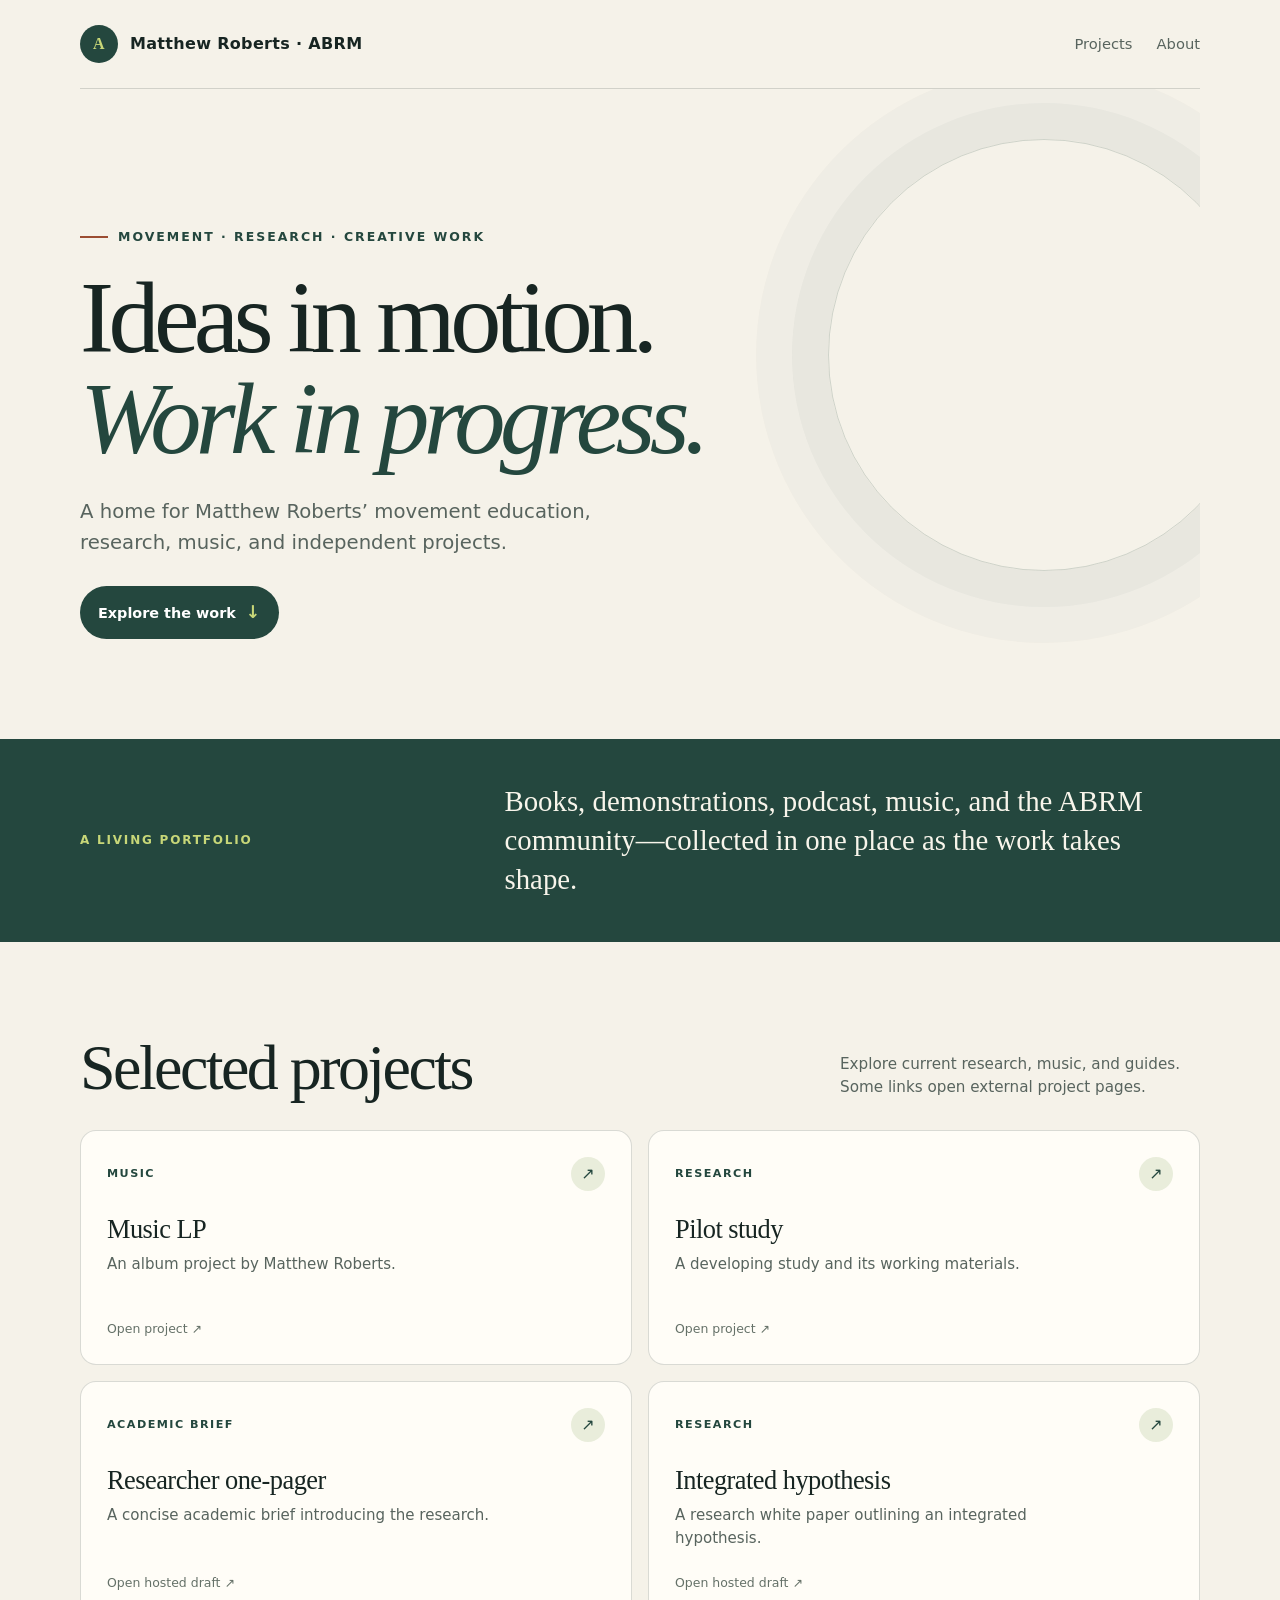
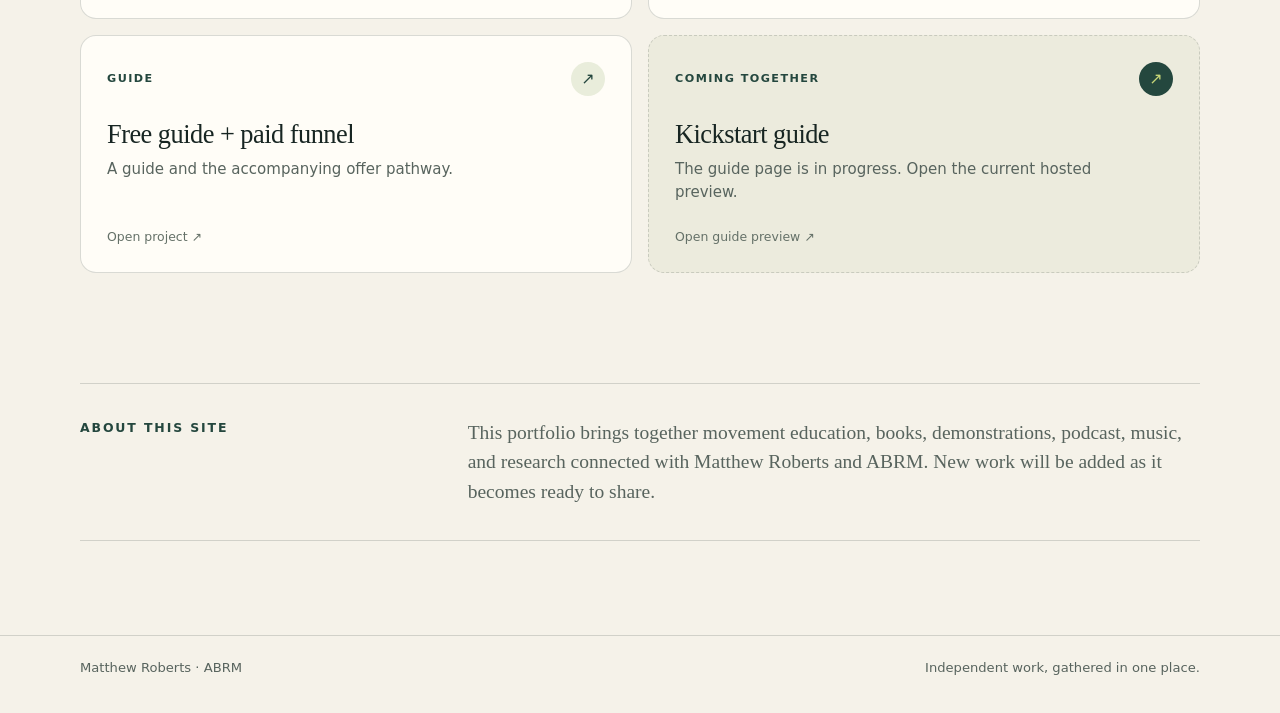
<file: index.html>
<!doctype html>
<html lang="en">
<head>
  <meta charset="utf-8">
  <meta name="viewport" content="width=device-width, initial-scale=1">
  <meta name="theme-color" content="#f5f2e9">
  <meta name="description" content="Matthew Roberts, ABRM — movement education, research, music, and independent projects.">
  <title>Matthew Roberts, ABRM — Work & Projects</title>
  <style>
    :root {
      color-scheme: light;
      --paper: #f5f2e9;
      --ink: #172522;
      --muted: #58645e;
      --green: #24473e;
      --lime: #c8d778;
      --line: rgba(23, 37, 34, .16);
      --card: #fffdf7;
      --serif: Georgia, "Times New Roman", serif;
      --sans: Inter, ui-sans-serif, system-ui, -apple-system, BlinkMacSystemFont, "Segoe UI", sans-serif;
    }
    * { box-sizing: border-box; }
    html { scroll-behavior: smooth; }
    body { margin: 0; background: var(--paper); color: var(--ink); font-family: var(--sans); line-height: 1.55; }
    a { color: inherit; }
    a:focus-visible { outline: 3px solid #9b4d32; outline-offset: 4px; border-radius: 4px; }
    .wrap { width: min(1120px, calc(100% - 40px)); margin: 0 auto; }
    .topbar { display: flex; align-items: center; justify-content: space-between; padding: 25px 0; border-bottom: 1px solid var(--line); }
    .brand { display: inline-flex; gap: 12px; align-items: center; text-decoration: none; font-weight: 750; letter-spacing: .02em; }
    .mark { display: grid; place-items: center; width: 38px; height: 38px; border-radius: 50%; background: var(--green); color: var(--lime); font-family: var(--serif); font-weight: 700; }
    nav { display: flex; gap: 24px; font-size: .92rem; color: var(--muted); }
    nav a { text-decoration: none; }
    nav a:hover { color: var(--ink); }
    .hero { position: relative; overflow: hidden; padding: clamp(72px, 11vw, 138px) 0 100px; }
    .hero::after { content: ""; position: absolute; right: -60px; top: 50px; width: min(38vw, 430px); aspect-ratio: 1; border: 1px solid rgba(36,71,62,.18); border-radius: 50%; box-shadow: 0 0 0 36px rgba(36,71,62,.035), 0 0 0 72px rgba(36,71,62,.025); pointer-events: none; }
    .eyebrow { display: flex; gap: 10px; align-items: center; margin: 0 0 22px; color: var(--green); font-size: .78rem; font-weight: 750; letter-spacing: .16em; text-transform: uppercase; }
    .eyebrow::before { content: ""; width: 28px; height: 2px; background: #9b4d32; }
    h1 { position: relative; z-index: 1; max-width: 760px; margin: 0; font: 400 clamp(3rem, 8vw, 6.6rem)/.98 var(--serif); letter-spacing: -.055em; }
    h1 span { color: var(--green); font-style: italic; }
    .hero-copy { position: relative; z-index: 1; max-width: 545px; margin: 28px 0 0; color: var(--muted); font-size: clamp(1.05rem, 2vw, 1.23rem); }
    .hero-link { display: inline-flex; align-items: center; gap: 10px; margin-top: 28px; padding: 13px 18px; border-radius: 999px; background: var(--green); color: white; text-decoration: none; font-size: .9rem; font-weight: 700; transition: transform .18s ease, background .18s ease; }
    .hero-link:hover { transform: translateY(-2px); background: #18382f; }
    .hero-link span { color: var(--lime); font-size: 1.1rem; }
    .intro-band { background: var(--green); color: #f8f5eb; }
    .intro-inner { display: grid; grid-template-columns: .7fr 1.3fr; gap: 50px; align-items: center; padding: 43px 0; }
    .intro-label { margin: 0; color: var(--lime); font-size: .75rem; font-weight: 750; letter-spacing: .15em; text-transform: uppercase; }
    .intro-text { max-width: 700px; margin: 0; font: 400 clamp(1.2rem, 2.4vw, 1.8rem)/1.35 var(--serif); }
    .projects { padding: 94px 0 110px; }
    .section-head { display: flex; align-items: end; justify-content: space-between; gap: 30px; margin-bottom: 30px; }
    .section-head h2 { margin: 0; font: 400 clamp(2.3rem, 5vw, 4rem)/1 var(--serif); letter-spacing: -.04em; }
    .section-head p { max-width: 360px; margin: 0; color: var(--muted); font-size: .95rem; }
    .grid { display: grid; grid-template-columns: repeat(2, minmax(0, 1fr)); gap: 16px; }
    .card { display: flex; flex-direction: column; min-height: 235px; padding: 26px; border: 1px solid var(--line); border-radius: 16px; background: var(--card); text-decoration: none; transition: transform .18s ease, border-color .18s ease, box-shadow .18s ease; }
    .card:hover { transform: translateY(-3px); border-color: rgba(36,71,62,.45); box-shadow: 0 12px 30px rgba(23,37,34,.07); }
    .card-top { display: flex; justify-content: space-between; gap: 12px; align-items: center; }
    .tag { color: var(--green); font-size: .7rem; font-weight: 750; letter-spacing: .13em; text-transform: uppercase; }
    .arrow { display: grid; place-items: center; flex: 0 0 34px; height: 34px; border-radius: 50%; background: #e9eddb; color: var(--green); font-size: 1rem; }
    .card h3 { margin: 24px 0 9px; font: 400 1.65rem/1.1 var(--serif); letter-spacing: -.02em; }
    .card p { max-width: 430px; margin: 0; color: var(--muted); font-size: .94rem; }
    .card-foot { margin-top: auto; padding-top: 22px; color: #657168; font-size: .78rem; }
    .card.soon { background: #ecebdd; border-style: dashed; }
    .card.soon .arrow { background: var(--green); color: var(--lime); }
    .about { padding: 0 0 94px; }
    .about-box { display: grid; grid-template-columns: .65fr 1.35fr; gap: 35px; padding: 34px 0; border-top: 1px solid var(--line); border-bottom: 1px solid var(--line); }
    .about-box h2 { margin: 0; color: var(--green); font-size: .78rem; letter-spacing: .15em; text-transform: uppercase; }
    .about-box p { max-width: 720px; margin: 0; color: var(--muted); font: 400 1.22rem/1.5 var(--serif); }
    footer { padding: 22px 0 35px; border-top: 1px solid var(--line); color: var(--muted); font-size: .82rem; }
    .footer-inner { display: flex; justify-content: space-between; gap: 20px; }
    @media (max-width: 700px) {
      .wrap { width: min(100% - 30px, 560px); }
      .topbar { padding: 18px 0; }
      nav { gap: 14px; font-size: .82rem; }
      .hero { padding: 80px 0 76px; }
      .hero::after { right: -190px; top: 100px; width: 340px; }
      .intro-inner, .about-box { grid-template-columns: 1fr; gap: 16px; }
      .intro-inner { padding: 31px 0; }
      .projects { padding: 70px 0 76px; }
      .section-head { display: block; }
      .section-head p { margin-top: 16px; }
      .grid { grid-template-columns: 1fr; }
      .card { min-height: 210px; }
      .about { padding-bottom: 68px; }
      .footer-inner { flex-direction: column; gap: 6px; }
    }
    @media (prefers-reduced-motion: reduce) {
      html { scroll-behavior: auto; }
      *, *::before, *::after { transition-duration: .01ms !important; animation-duration: .01ms !important; }
    }
  </style>
</head>
<body>
  <header class="wrap topbar">
    <a class="brand" href="#top" aria-label="Matthew Roberts ABRM, home">
      <span class="mark" aria-hidden="true">A</span>
      <span>Matthew Roberts <span aria-hidden="true">·</span> ABRM</span>
    </a>
    <nav aria-label="Main navigation">
      <a href="#projects">Projects</a>
      <a href="#about">About</a>
    </nav>
  </header>

  <main id="top">
    <section class="wrap hero" aria-labelledby="hero-title">
      <p class="eyebrow">Movement · Research · Creative work</p>
      <h1 id="hero-title">Ideas in motion.<br><span>Work in progress.</span></h1>
      <p class="hero-copy">A home for Matthew Roberts’ movement education, research, music, and independent projects.</p>
      <a class="hero-link" href="#projects">Explore the work <span aria-hidden="true">↓</span></a>
    </section>

    <section class="intro-band" aria-label="About this collection">
      <div class="wrap intro-inner">
        <p class="intro-label">A living portfolio</p>
        <p class="intro-text">Books, demonstrations, podcast, music, and the ABRM community—collected in one place as the work takes shape.</p>
      </div>
    </section>

    <section class="wrap projects" id="projects" aria-labelledby="projects-title">
      <div class="section-head">
        <h2 id="projects-title">Selected projects</h2>
        <p>Explore current research, music, and guides. Some links open external project pages.</p>
      </div>
      <div class="grid">
        <a class="card" href="https://www.meta.ai/share/a/841443f1-030c-4a5f-a049-bf8f00371fce" target="_blank" rel="noopener noreferrer">
          <div class="card-top"><span class="tag">Music</span><span class="arrow" aria-hidden="true">↗</span></div>
          <h3>Music LP</h3>
          <p>An album project by Matthew Roberts.</p>
          <span class="card-foot">Open project ↗</span>
        </a>
        <a class="card" href="https://www.meta.ai/share/a/77284877-9689-46c9-8944-7aa647837d78" target="_blank" rel="noopener noreferrer">
          <div class="card-top"><span class="tag">Research</span><span class="arrow" aria-hidden="true">↗</span></div>
          <h3>Pilot study</h3>
          <p>A developing study and its working materials.</p>
          <span class="card-foot">Open project ↗</span>
        </a>
        <a class="card" href="https://cdn.fbsbx.com/v/t65.102178-21/841753382_903220036061880_5351881264495772101_n.jpg/abrm_researcher_one_pager.html?_nc_ht=cdn.fbsbx.com&amp;_nc_ohc=1QjlWJsn8mwQ7kNvwG-zHY4&amp;sdl=0&amp;ccb=14-4&amp;oh=00_AQMKvIry9BQfT5mhKyJBTwH6tRj-2JoEiIXFo9FS2SRpnA&amp;oe=6AEF5ABC&amp;_nc_sid=4ee932" target="_blank" rel="noopener noreferrer">
          <div class="card-top"><span class="tag">Academic brief</span><span class="arrow" aria-hidden="true">↗</span></div>
          <h3>Researcher one-pager</h3>
          <p>A concise academic brief introducing the research.</p>
          <span class="card-foot">Open hosted draft ↗</span>
        </a>
        <a class="card" href="https://cdn.fbsbx.com/v/t65.102178-21/841902982_2176004976682237_3502116850834338915_n.jpg/abrm_integrated_hypothesis_white.html?_nc_ht=cdn.fbsbx.com&amp;_nc_ohc=EQvka0JKQWQQ7kNvwFXq1FN&amp;sdl=0&amp;ccb=14-4&amp;oh=00_AQPZBp8tY7LAA8N8ASYJPnkbpdPtAlGO5uD8_aQEgfubPA&amp;oe=6AEF6E74&amp;_nc_sid=4ee932" target="_blank" rel="noopener noreferrer">
          <div class="card-top"><span class="tag">Research</span><span class="arrow" aria-hidden="true">↗</span></div>
          <h3>Integrated hypothesis</h3>
          <p>A research white paper outlining an integrated hypothesis.</p>
          <span class="card-foot">Open hosted draft ↗</span>
        </a>
        <a class="card" href="https://www.meta.ai/share/a/12e613bf-1ee8-4153-b85b-bd96041778c2" target="_blank" rel="noopener noreferrer">
          <div class="card-top"><span class="tag">Guide</span><span class="arrow" aria-hidden="true">↗</span></div>
          <h3>Free guide + paid funnel</h3>
          <p>A guide and the accompanying offer pathway.</p>
          <span class="card-foot">Open project ↗</span>
        </a>
        <a class="card soon" href="https://cdn.fbsbx.com/v/t65.102178-21/842234513_2886146748436853_653685170622230106_n.jpg/restore_kickstart_tripwire.html?_nc_ht=cdn.fbsbx.com&amp;_nc_ohc=RFjg6pYhs4AQ7kNvwFHah4z&amp;sdl=0&amp;ccb=14-4&amp;oh=00_AQOAimNnovk3TyxTL45yq96AbJPaxdS9oykft1QgyX_zUA&amp;oe=6AEF25BC&amp;_nc_sid=4ee932" target="_blank" rel="noopener noreferrer">
          <div class="card-top"><span class="tag">Coming together</span><span class="arrow" aria-hidden="true">↗</span></div>
          <h3>Kickstart guide</h3>
          <p>The guide page is in progress. Open the current hosted preview.</p>
          <span class="card-foot">Open guide preview ↗</span>
        </a>
      </div>
    </section>

    <section class="wrap about" id="about" aria-labelledby="about-title">
      <div class="about-box">
        <h2 id="about-title">About this site</h2>
        <p>This portfolio brings together movement education, books, demonstrations, podcast, music, and research connected with Matthew Roberts and ABRM. New work will be added as it becomes ready to share.</p>
      </div>
    </section>
  </main>

  <footer>
    <div class="wrap footer-inner">
      <span>Matthew Roberts · ABRM</span>
      <span>Independent work, gathered in one place.</span>
    </div>
  </footer>
</body>
</html>
</file>
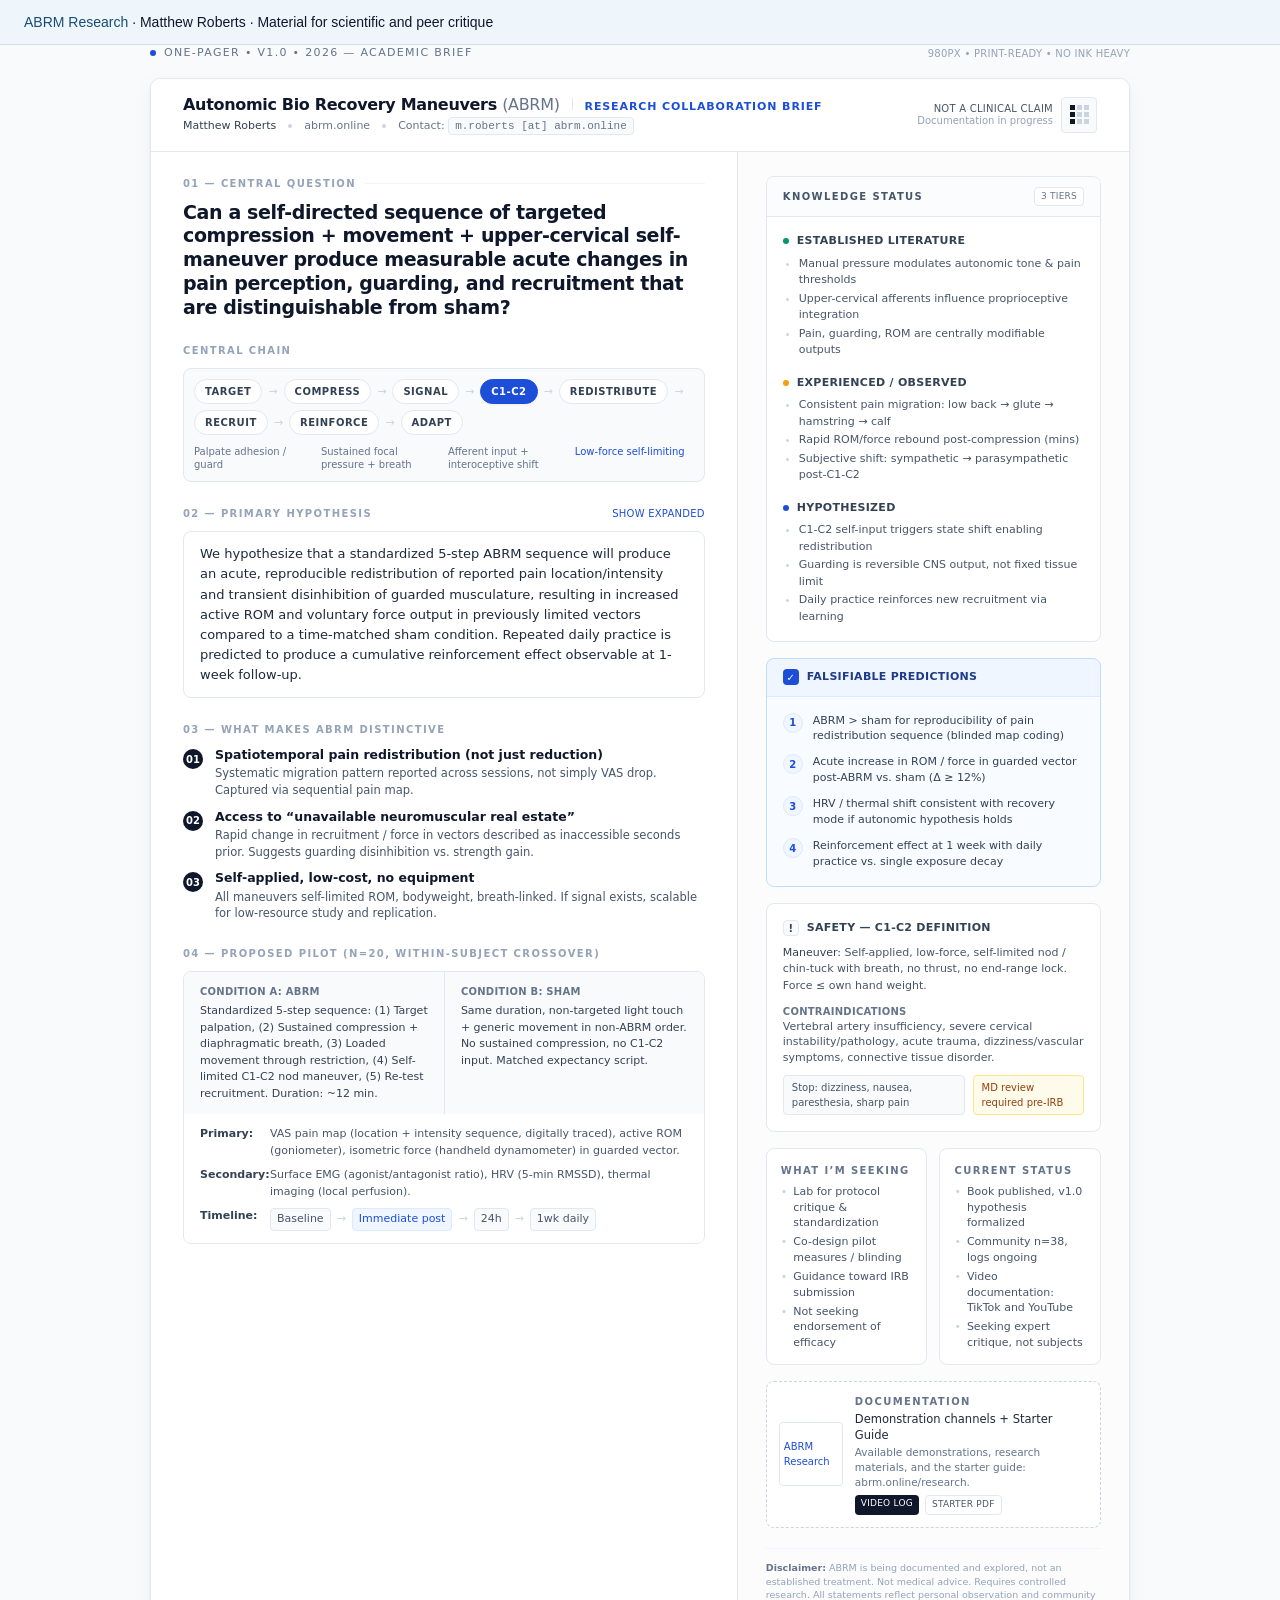
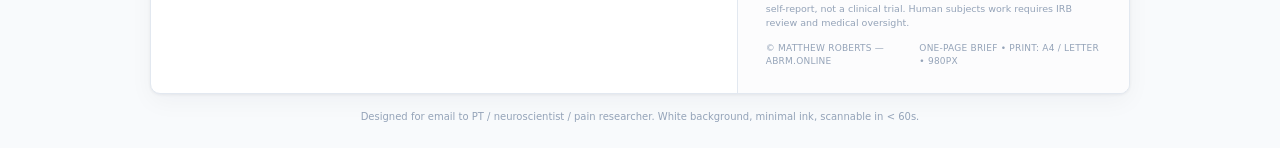
<file: public/research-documents/academic-brief.html>
<!DOCTYPE html>
<html lang="en">
<head>
  <meta charset="UTF-8">
  <meta name="viewport" content="width=device-width, initial-scale=1">
  <title>ABRM | One-page Academic Brief</title>
  <style>*,:after,:before{--tw-border-spacing-x:0;--tw-border-spacing-y:0;--tw-translate-x:0;--tw-translate-y:0;--tw-rotate:0;--tw-skew-x:0;--tw-skew-y:0;--tw-scale-x:1;--tw-scale-y:1;--tw-pan-x: ;--tw-pan-y: ;--tw-pinch-zoom: ;--tw-scroll-snap-strictness:proximity;--tw-gradient-from-position: ;--tw-gradient-via-position: ;--tw-gradient-to-position: ;--tw-ordinal: ;--tw-slashed-zero: ;--tw-numeric-figure: ;--tw-numeric-spacing: ;--tw-numeric-fraction: ;--tw-ring-inset: ;--tw-ring-offset-width:0px;--tw-ring-offset-color:#fff;--tw-ring-color:rgba(59,130,246,.5);--tw-ring-offset-shadow:0 0 #0000;--tw-ring-shadow:0 0 #0000;--tw-shadow:0 0 #0000;--tw-shadow-colored:0 0 #0000;--tw-blur: ;--tw-brightness: ;--tw-contrast: ;--tw-grayscale: ;--tw-hue-rotate: ;--tw-invert: ;--tw-saturate: ;--tw-sepia: ;--tw-drop-shadow: ;--tw-backdrop-blur: ;--tw-backdrop-brightness: ;--tw-backdrop-contrast: ;--tw-backdrop-grayscale: ;--tw-backdrop-hue-rotate: ;--tw-backdrop-invert: ;--tw-backdrop-opacity: ;--tw-backdrop-saturate: ;--tw-backdrop-sepia: ;--tw-contain-size: ;--tw-contain-layout: ;--tw-contain-paint: ;--tw-contain-style: }::backdrop{--tw-border-spacing-x:0;--tw-border-spacing-y:0;--tw-translate-x:0;--tw-translate-y:0;--tw-rotate:0;--tw-skew-x:0;--tw-skew-y:0;--tw-scale-x:1;--tw-scale-y:1;--tw-pan-x: ;--tw-pan-y: ;--tw-pinch-zoom: ;--tw-scroll-snap-strictness:proximity;--tw-gradient-from-position: ;--tw-gradient-via-position: ;--tw-gradient-to-position: ;--tw-ordinal: ;--tw-slashed-zero: ;--tw-numeric-figure: ;--tw-numeric-spacing: ;--tw-numeric-fraction: ;--tw-ring-inset: ;--tw-ring-offset-width:0px;--tw-ring-offset-color:#fff;--tw-ring-color:rgba(59,130,246,.5);--tw-ring-offset-shadow:0 0 #0000;--tw-ring-shadow:0 0 #0000;--tw-shadow:0 0 #0000;--tw-shadow-colored:0 0 #0000;--tw-blur: ;--tw-brightness: ;--tw-contrast: ;--tw-grayscale: ;--tw-hue-rotate: ;--tw-invert: ;--tw-saturate: ;--tw-sepia: ;--tw-drop-shadow: ;--tw-backdrop-blur: ;--tw-backdrop-brightness: ;--tw-backdrop-contrast: ;--tw-backdrop-grayscale: ;--tw-backdrop-hue-rotate: ;--tw-backdrop-invert: ;--tw-backdrop-opacity: ;--tw-backdrop-saturate: ;--tw-backdrop-sepia: ;--tw-contain-size: ;--tw-contain-layout: ;--tw-contain-paint: ;--tw-contain-style: }/*! tailwindcss v3.4.18 | MIT License | https://tailwindcss.com*/*,:after,:before{box-sizing:border-box;border:0 solid #e5e7eb}:after,:before{--tw-content:""}:host,html{line-height:1.5;-webkit-text-size-adjust:100%;-moz-tab-size:4;-o-tab-size:4;tab-size:4;font-family:ui-sans-serif,system-ui,sans-serif,Apple Color Emoji,Segoe UI Emoji,Segoe UI Symbol,Noto Color Emoji;font-feature-settings:normal;font-variation-settings:normal;-webkit-tap-highlight-color:transparent}body{margin:0;line-height:inherit}hr{height:0;color:inherit;border-top-width:1px}abbr:where([title]){-webkit-text-decoration:underline dotted;text-decoration:underline dotted}h1,h2,h3,h4,h5,h6{font-size:inherit;font-weight:inherit}a{color:inherit;text-decoration:inherit}b,strong{font-weight:bolder}code,kbd,pre,samp{font-family:ui-monospace,SFMono-Regular,Menlo,Monaco,Consolas,Liberation Mono,Courier New,monospace;font-feature-settings:normal;font-variation-settings:normal;font-size:1em}small{font-size:80%}sub,sup{font-size:75%;line-height:0;position:relative;vertical-align:baseline}sub{bottom:-.25em}sup{top:-.5em}table{text-indent:0;border-color:inherit;border-collapse:collapse}button,input,optgroup,select,textarea{font-family:inherit;font-feature-settings:inherit;font-variation-settings:inherit;font-size:100%;font-weight:inherit;line-height:inherit;letter-spacing:inherit;color:inherit;margin:0;padding:0}button,select{text-transform:none}button,input:where([type=button]),input:where([type=reset]),input:where([type=submit]){-webkit-appearance:button;background-color:transparent;background-image:none}:-moz-focusring{outline:auto}:-moz-ui-invalid{box-shadow:none}progress{vertical-align:baseline}::-webkit-inner-spin-button,::-webkit-outer-spin-button{height:auto}[type=search]{-webkit-appearance:textfield;outline-offset:-2px}::-webkit-search-decoration{-webkit-appearance:none}::-webkit-file-upload-button{-webkit-appearance:button;font:inherit}summary{display:list-item}blockquote,dd,dl,figure,h1,h2,h3,h4,h5,h6,hr,p,pre{margin:0}fieldset{margin:0}fieldset,legend{padding:0}menu,ol,ul{list-style:none;margin:0;padding:0}dialog{padding:0}textarea{resize:vertical}input::-moz-placeholder,textarea::-moz-placeholder{opacity:1;color:#9ca3af}input::placeholder,textarea::placeholder{opacity:1;color:#9ca3af}[role=button],button{cursor:pointer}:disabled{cursor:default}audio,canvas,embed,iframe,img,object,svg,video{display:block;vertical-align:middle}img,video{max-width:100%;height:auto}[hidden]:where(:not([hidden=until-found])){display:none}.fixed{position:fixed}.mb-1{margin-bottom:.25rem}.mb-1\.5{margin-bottom:.375rem}.mb-2{margin-bottom:.5rem}.mb-2\.5{margin-bottom:.625rem}.mb-4{margin-bottom:1rem}.mb-6{margin-bottom:1.5rem}.mt-0\.5{margin-top:.125rem}.mt-1\.5{margin-top:.375rem}.mt-2{margin-top:.5rem}.mt-2\.5{margin-top:.625rem}.mt-3{margin-top:.75rem}.mt-4{margin-top:1rem}.block{display:block}.flex{display:flex}.inline-flex{display:inline-flex}.grid{display:grid}.hidden{display:none}.h-1{height:.25rem}.h-1\.5{height:.375rem}.h-3{height:.75rem}.h-4{height:1rem}.h-5{height:1.25rem}.h-9{height:2.25rem}.h-\[5px\]{height:5px}.h-\[64px\]{height:64px}.h-full{height:100%}.h-px{height:1px}.min-h-screen{min-height:100vh}.w-1{width:.25rem}.w-1\.5{width:.375rem}.w-4{width:1rem}.w-5{width:1.25rem}.w-9{width:2.25rem}.w-\[5px\]{width:5px}.w-\[62px\]{width:62px}.w-\[64px\]{width:64px}.w-full{width:100%}.w-px{width:1px}.max-w-\[980px\]{max-width:980px}.flex-1{flex:1 1 0%}.shrink-0{flex-shrink:0}.list-disc{list-style-type:disc}.grid-cols-2{grid-template-columns:repeat(2,minmax(0,1fr))}.grid-cols-3{grid-template-columns:repeat(3,minmax(0,1fr))}.grid-cols-4{grid-template-columns:repeat(4,minmax(0,1fr))}.grid-cols-7{grid-template-columns:repeat(7,minmax(0,1fr))}.grid-rows-7{grid-template-rows:repeat(7,minmax(0,1fr))}.flex-col{flex-direction:column}.flex-wrap{flex-wrap:wrap}.place-items-center{place-items:center}.items-center{align-items:center}.items-baseline{align-items:baseline}.justify-center{justify-content:center}.justify-between{justify-content:space-between}.gap-1{gap:.25rem}.gap-1\.5{gap:.375rem}.gap-2{gap:.5rem}.gap-2\.5{gap:.625rem}.gap-3{gap:.75rem}.gap-4{gap:1rem}.gap-\[1px\]{gap:1px}.gap-\[2px\]{gap:2px}.space-y-0\.5>:not([hidden])~:not([hidden]){--tw-space-y-reverse:0;margin-top:calc(.125rem*(1 - var(--tw-space-y-reverse)));margin-bottom:calc(.125rem*var(--tw-space-y-reverse))}.space-y-1>:not([hidden])~:not([hidden]){--tw-space-y-reverse:0;margin-top:calc(.25rem*(1 - var(--tw-space-y-reverse)));margin-bottom:calc(.25rem*var(--tw-space-y-reverse))}.space-y-1\.5>:not([hidden])~:not([hidden]){--tw-space-y-reverse:0;margin-top:calc(.375rem*(1 - var(--tw-space-y-reverse)));margin-bottom:calc(.375rem*var(--tw-space-y-reverse))}.divide-x>:not([hidden])~:not([hidden]){--tw-divide-x-reverse:0;border-right-width:calc(1px*var(--tw-divide-x-reverse));border-left-width:calc(1px*(1 - var(--tw-divide-x-reverse)))}.divide-\[var\(--line\)\]>:not([hidden])~:not([hidden]){border-color:var(--line)}.overflow-hidden{overflow:hidden}.rounded{border-radius:.25rem}.rounded-\[10px\]{border-radius:10px}.rounded-full{border-radius:9999px}.rounded-lg{border-radius:.5rem}.border{border-width:1px}.border-b{border-bottom-width:1px}.border-t{border-top-width:1px}.border-dashed{border-style:dashed}.border-\[var\(--accent\)\]{border-color:var(--accent)}.border-\[var\(--accent-line\)\]{border-color:var(--accent-line)}.border-\[var\(--line\)\]{border-color:var(--line)}.border-amber-200{--tw-border-opacity:1;border-color:rgb(253 230 138/var(--tw-border-opacity,1))}.border-blue-100{--tw-border-opacity:1;border-color:rgb(219 234 254/var(--tw-border-opacity,1))}.border-slate-100{--tw-border-opacity:1;border-color:rgb(241 245 249/var(--tw-border-opacity,1))}.border-slate-200{--tw-border-opacity:1;border-color:rgb(226 232 240/var(--tw-border-opacity,1))}.border-slate-300{--tw-border-opacity:1;border-color:rgb(203 213 225/var(--tw-border-opacity,1))}.bg-\[\#f8fafc\]{--tw-bg-opacity:1;background-color:rgb(248 250 252/var(--tw-bg-opacity,1))}.bg-\[\#fcfcfd\]{--tw-bg-opacity:1;background-color:rgb(252 252 253/var(--tw-bg-opacity,1))}.bg-\[var\(--accent\)\]{background-color:var(--accent)}.bg-\[var\(--accent-light\)\]{background-color:var(--accent-light)}.bg-\[var\(--surface-box\)\]{background-color:var(--surface-box)}.bg-\[var\(--surface-muted\)\]{background-color:var(--surface-muted)}.bg-amber-50{--tw-bg-opacity:1;background-color:rgb(255 251 235/var(--tw-bg-opacity,1))}.bg-amber-500{--tw-bg-opacity:1;background-color:rgb(245 158 11/var(--tw-bg-opacity,1))}.bg-blue-50{--tw-bg-opacity:1;background-color:rgb(239 246 255/var(--tw-bg-opacity,1))}.bg-emerald-600{--tw-bg-opacity:1;background-color:rgb(5 150 105/var(--tw-bg-opacity,1))}.bg-slate-100{--tw-bg-opacity:1;background-color:rgb(241 245 249/var(--tw-bg-opacity,1))}.bg-slate-200{--tw-bg-opacity:1;background-color:rgb(226 232 240/var(--tw-bg-opacity,1))}.bg-slate-300{--tw-bg-opacity:1;background-color:rgb(203 213 225/var(--tw-bg-opacity,1))}.bg-slate-400{--tw-bg-opacity:1;background-color:rgb(148 163 184/var(--tw-bg-opacity,1))}.bg-slate-50{--tw-bg-opacity:1;background-color:rgb(248 250 252/var(--tw-bg-opacity,1))}.bg-slate-50\/60{background-color:rgba(248,250,252,.6)}.bg-slate-900{--tw-bg-opacity:1;background-color:rgb(15 23 42/var(--tw-bg-opacity,1))}.bg-white{--tw-bg-opacity:1;background-color:rgb(255 255 255/var(--tw-bg-opacity,1))}.bg-white\/60{background-color:hsla(0,0%,100%,.6)}.p-1{padding:.25rem}.p-2\.5{padding:.625rem}.p-3{padding:.75rem}.p-3\.5{padding:.875rem}.p-4{padding:1rem}.px-1\.5{padding-left:.375rem;padding-right:.375rem}.px-2{padding-left:.5rem;padding-right:.5rem}.px-2\.5{padding-left:.625rem;padding-right:.625rem}.px-3{padding-left:.75rem;padding-right:.75rem}.px-4{padding-left:1rem;padding-right:1rem}.px-6{padding-left:1.5rem;padding-right:1.5rem}.py-0\.5{padding-top:.125rem;padding-bottom:.125rem}.py-1{padding-top:.25rem;padding-bottom:.25rem}.py-2\.5{padding-top:.625rem;padding-bottom:.625rem}.py-3{padding-top:.75rem;padding-bottom:.75rem}.py-6{padding-top:1.5rem;padding-bottom:1.5rem}.py-\[18px\]{padding-top:18px;padding-bottom:18px}.pl-4{padding-left:1rem}.pt-1{padding-top:.25rem}.pt-3{padding-top:.75rem}.text-center{text-align:center}.text-right{text-align:right}.font-mono{font-family:ui-monospace,SFMono-Regular,Menlo,Monaco,Consolas,Liberation Mono,Courier New,monospace}.text-\[10\.5px\]{font-size:10.5px}.text-\[10px\]{font-size:10px}.text-\[11\.5px\]{font-size:11.5px}.text-\[11px\]{font-size:11px}.text-\[12\.5px\]{font-size:12.5px}.text-\[13px\]{font-size:13px}.text-\[15px\]{font-size:15px}.text-\[18px\]{font-size:18px}.text-\[9\.5px\]{font-size:9.5px}.text-\[9px\]{font-size:9px}.font-bold{font-weight:700}.font-medium{font-weight:500}.font-normal{font-weight:400}.font-semibold{font-weight:600}.uppercase{text-transform:uppercase}.leading-\[1\.25\]{line-height:1.25}.leading-\[1\.2\]{line-height:1.2}.leading-\[1\.3\]{line-height:1.3}.leading-\[1\.45\]{line-height:1.45}.leading-\[1\.4\]{line-height:1.4}.leading-\[1\.55\]{line-height:1.55}.leading-\[1\.5\]{line-height:1.5}.leading-none{line-height:1}.tracking-\[-0\.02em\]{letter-spacing:-.02em}.tracking-\[0\.05em\]{letter-spacing:.05em}.tracking-\[0\.08em\]{letter-spacing:.08em}.tracking-\[0\.12em\]{letter-spacing:.12em}.tracking-\[0\.14em\]{letter-spacing:.14em}.tracking-wide{letter-spacing:.025em}.text-\[var\(--accent\)\]{color:var(--accent)}.text-amber-800{--tw-text-opacity:1;color:rgb(146 64 14/var(--tw-text-opacity,1))}.text-blue-700{--tw-text-opacity:1;color:rgb(29 78 216/var(--tw-text-opacity,1))}.text-blue-900{--tw-text-opacity:1;color:rgb(30 58 138/var(--tw-text-opacity,1))}.text-slate-300{--tw-text-opacity:1;color:rgb(203 213 225/var(--tw-text-opacity,1))}.text-slate-400{--tw-text-opacity:1;color:rgb(148 163 184/var(--tw-text-opacity,1))}.text-slate-500{--tw-text-opacity:1;color:rgb(100 116 139/var(--tw-text-opacity,1))}.text-slate-600{--tw-text-opacity:1;color:rgb(71 85 105/var(--tw-text-opacity,1))}.text-slate-700{--tw-text-opacity:1;color:rgb(51 65 85/var(--tw-text-opacity,1))}.text-slate-800{--tw-text-opacity:1;color:rgb(30 41 59/var(--tw-text-opacity,1))}.text-slate-900{--tw-text-opacity:1;color:rgb(15 23 42/var(--tw-text-opacity,1))}.text-white{--tw-text-opacity:1;color:rgb(255 255 255/var(--tw-text-opacity,1))}.shadow-\[0_1px_3px_rgba\(15\2c 23\2c 42\2c 0\.06\)\2c 0_8px_24px_rgba\(15\2c 23\2c 42\2c 0\.04\)\]{--tw-shadow:0 1px 3px rgba(15,23,42,.06),0 8px 24px rgba(15,23,42,.04);--tw-shadow-colored:0 1px 3px var(--tw-shadow-color),0 8px 24px var(--tw-shadow-color);box-shadow:var(--tw-ring-offset-shadow,0 0 #0000),var(--tw-ring-shadow,0 0 #0000),var(--tw-shadow)}.shadow-sm{--tw-shadow:0 1px 2px 0 rgba(0,0,0,.05);--tw-shadow-colored:0 1px 2px 0 var(--tw-shadow-color);box-shadow:var(--tw-ring-offset-shadow,0 0 #0000),var(--tw-ring-shadow,0 0 #0000),var(--tw-shadow)}:root{--bg:#fff;--surface:#fff;--surface-muted:#f8fafc;--surface-box:#f9fafb;--text:#0f172a;--text-muted:#475569;--text-faint:#94a3b8;--line:#e2e8f0;--line-strong:#cbd5e1;--accent:#1d4ed8;--accent-light:#eff6ff;--accent-line:#bfdbfe}@media (prefers-color-scheme:dark){:root{--bg:#fff;--surface:#fff;--text:#0f172a;--text-muted:#475569}}*{font-variant-ligatures:common-ligatures}body,html{background:var(--bg);color:var(--text);-webkit-font-smoothing:antialiased}@media print{body{background:#fff!important}.no-print{display:none!important}.print-container{border:none!important;box-shadow:none!important;max-width:100%!important}}.marker\:text-slate-300 ::marker{color:#cbd5e1}.marker\:text-slate-300::marker{color:#cbd5e1}.hover\:underline:hover{text-decoration-line:underline}@media (min-width:640px){.sm\:inline{display:inline}.sm\:flex{display:flex}.sm\:flex-row{flex-direction:row}.sm\:items-center{align-items:center}.sm\:px-6{padding-left:1.5rem;padding-right:1.5rem}.sm\:px-7{padding-left:1.75rem;padding-right:1.75rem}.sm\:px-8{padding-left:2rem;padding-right:2rem}.sm\:text-\[16px\]{font-size:16px}.sm\:text-\[19px\]{font-size:19px}}@media (min-width:1024px){.lg\:w-\[40\%\]{width:40%}.lg\:w-\[60\%\]{width:60%}.lg\:flex-row{flex-direction:row}.lg\:border-b-0{border-bottom-width:0}.lg\:border-r{border-right-width:1px}}@media print{.print\:rounded-none{border-radius:0}.print\:bg-white{--tw-bg-opacity:1;background-color:rgb(255 255 255/var(--tw-bg-opacity,1))}.print\:py-0{padding-top:0;padding-bottom:0}.print\:shadow-none{--tw-shadow:0 0 #0000;--tw-shadow-colored:0 0 #0000;box-shadow:var(--tw-ring-offset-shadow,0 0 #0000),var(--tw-ring-shadow,0 0 #0000),var(--tw-shadow)}}</style>
</head>
<body><div style="padding:14px 24px;background:#eef6fb;border-bottom:1px solid #cedfe9;font:14px Arial,sans-serif"><a href="/research" style="color:#174d73">ABRM Research</a> · Matthew Roberts · Material for scientific and peer critique</div>
  <div id="root"></div>
  
  <script type="module">var $c=Object.create;var{getPrototypeOf:Wc,defineProperty:Tl,getOwnPropertyNames:Qc}=Object;var Hc=Object.prototype.hasOwnProperty;var hn=(e,n,t)=>{t=e!=null?$c(Wc(e)):{};let r=n||!e||!e.__esModule?Tl(t,"default",{value:e,enumerable:!0}):t;for(let l of Qc(e))if(!Hc.call(r,l))Tl(r,l,{get:()=>e[l],enumerable:!0});return r};var ur=(e,n)=>()=>(n||e((n={exports:{}}).exports,n),n.exports);var Kc=(e,n)=>{for(var t in n)Tl(e,t,{get:n[t],enumerable:!0,configurable:!0,set:(r)=>n[t]=()=>r})};var Yc=(e,n)=>()=>(e&&(n=e(e=0)),n);var ct=ur((af)=>{var at=Symbol.for("react.element"),Xc=Symbol.for("react.portal"),Gc=Symbol.for("react.fragment"),Zc=Symbol.for("react.strict_mode"),Jc=Symbol.for("react.profiler"),qc=Symbol.for("react.provider"),jc=Symbol.for("react.context"),bc=Symbol.for("react.forward_ref"),ef=Symbol.for("react.suspense"),nf=Symbol.for("react.memo"),tf=Symbol.for("react.lazy"),ju=Symbol.iterator;function rf(e){if(e===null||typeof e!=="object")return null;return e=ju&&e[ju]||e["@@iterator"],typeof e==="function"?e:null}var ni={isMounted:function(){return!1},enqueueForceUpdate:function(){},enqueueReplaceState:function(){},enqueueSetState:function(){}},ti=Object.assign,ri={};function In(e,n,t){this.props=e,this.context=n,this.refs=ri,this.updater=t||ni}In.prototype.isReactComponent={};In.prototype.setState=function(e,n){if(typeof e!=="object"&&typeof e!=="function"&&e!=null)throw Error("setState(...): takes an object of state variables to update or a function which returns an object of state variables.");this.updater.enqueueSetState(this,e,n,"setState")};In.prototype.forceUpdate=function(e){this.updater.enqueueForceUpdate(this,e,"forceUpdate")};function li(){}li.prototype=In.prototype;function Rl(e,n,t){this.props=e,this.context=n,this.refs=ri,this.updater=t||ni}var xl=Rl.prototype=new li;xl.constructor=Rl;ti(xl,In.prototype);xl.isPureReactComponent=!0;var bu=Array.isArray,oi=Object.prototype.hasOwnProperty,Il={current:null},ui={key:!0,ref:!0,__self:!0,__source:!0};function ii(e,n,t){var r,l={},o=null,u=null;if(n!=null)for(r in n.ref!==void 0&&(u=n.ref),n.key!==void 0&&(o=""+n.key),n)oi.call(n,r)&&!ui.hasOwnProperty(r)&&(l[r]=n[r]);var i=arguments.length-2;if(i===1)l.children=t;else if(1<i){for(var s=Array(i),f=0;f<i;f++)s[f]=arguments[f+2];l.children=s}if(e&&e.defaultProps)for(r in i=e.defaultProps,i)l[r]===void 0&&(l[r]=i[r]);return{$$typeof:at,type:e,key:o,ref:u,props:l,_owner:Il.current}}function lf(e,n){return{$$typeof:at,type:e.type,key:n,ref:e.ref,props:e.props,_owner:e._owner}}function Ml(e){return typeof e==="object"&&e!==null&&e.$$typeof===at}function of(e){var n={"=":"=0",":":"=2"};return"$"+e.replace(/[=:]/g,function(t){return n[t]})}var ei=/\/+/g;function Ll(e,n){return typeof e==="object"&&e!==null&&e.key!=null?of(""+e.key):n.toString(36)}function sr(e,n,t,r,l){var o=typeof e;if(o==="undefined"||o==="boolean")e=null;var u=!1;if(e===null)u=!0;else switch(o){case"string":case"number":u=!0;break;case"object":switch(e.$$typeof){case at:case Xc:u=!0}}if(u)return u=e,l=l(u),e=r===""?"."+Ll(u,0):r,bu(l)?(t="",e!=null&&(t=e.replace(ei,"$&/")+"/"),sr(l,n,t,"",function(f){return f})):l!=null&&(Ml(l)&&(l=lf(l,t+(!l.key||u&&u.key===l.key?"":(""+l.key).replace(ei,"$&/")+"/")+e)),n.push(l)),1;if(u=0,r=r===""?".":r+":",bu(e))for(var i=0;i<e.length;i++){o=e[i];var s=r+Ll(o,i);u+=sr(o,n,t,s,l)}else if(s=rf(e),typeof s==="function")for(e=s.call(e),i=0;!(o=e.next()).done;)o=o.value,s=r+Ll(o,i++),u+=sr(o,n,t,s,l);else if(o==="object")throw n=String(e),Error("Objects are not valid as a React child (found: "+(n==="[object Object]"?"object with keys {"+Object.keys(e).join(", ")+"}":n)+"). If you meant to render a collection of children, use an array instead.");return u}function ir(e,n,t){if(e==null)return e;var r=[],l=0;return sr(e,r,"","",function(o){return n.call(t,o,l++)}),r}function uf(e){if(e._status===-1){var n=e._result;n=n(),n.then(function(t){if(e._status===0||e._status===-1)e._status=1,e._result=t},function(t){if(e._status===0||e._status===-1)e._status=2,e._result=t}),e._status===-1&&(e._status=0,e._result=n)}if(e._status===1)return e._result.default;throw e._result}var te={current:null},ar={transition:null},sf={ReactCurrentDispatcher:te,ReactCurrentBatchConfig:ar,ReactCurrentOwner:Il};function si(){throw Error("act(...) is not supported in production builds of React.")}af.Children={map:ir,forEach:function(e,n,t){ir(e,function(){n.apply(this,arguments)},t)},count:function(e){var n=0;return ir(e,function(){n++}),n},toArray:function(e){return ir(e,function(n){return n})||[]},only:function(e){if(!Ml(e))throw Error("React.Children.only expected to receive a single React element child.");return e}};af.Component=In;af.Fragment=Gc;af.Profiler=Jc;af.PureComponent=Rl;af.StrictMode=Zc;af.Suspense=ef;af.__SECRET_INTERNALS_DO_NOT_USE_OR_YOU_WILL_BE_FIRED=sf;af.act=si;af.cloneElement=function(e,n,t){if(e===null||e===void 0)throw Error("React.cloneElement(...): The argument must be a React element, but you passed "+e+".");var r=ti({},e.props),l=e.key,o=e.ref,u=e._owner;if(n!=null){if(n.ref!==void 0&&(o=n.ref,u=Il.current),n.key!==void 0&&(l=""+n.key),e.type&&e.type.defaultProps)var i=e.type.defaultProps;for(s in n)oi.call(n,s)&&!ui.hasOwnProperty(s)&&(r[s]=n[s]===void 0&&i!==void 0?i[s]:n[s])}var s=arguments.length-2;if(s===1)r.children=t;else if(1<s){i=Array(s);for(var f=0;f<s;f++)i[f]=arguments[f+2];r.children=i}return{$$typeof:at,type:e.type,key:l,ref:o,props:r,_owner:u}};af.createContext=function(e){return e={$$typeof:jc,_currentValue:e,_currentValue2:e,_threadCount:0,Provider:null,Consumer:null,_defaultValue:null,_globalName:null},e.Provider={$$typeof:qc,_context:e},e.Consumer=e};af.createElement=ii;af.createFactory=function(e){var n=ii.bind(null,e);return n.type=e,n};af.createRef=function(){return{current:null}};af.forwardRef=function(e){return{$$typeof:bc,render:e}};af.isValidElement=Ml;af.lazy=function(e){return{$$typeof:tf,_payload:{_status:-1,_result:e},_init:uf}};af.memo=function(e,n){return{$$typeof:nf,type:e,compare:n===void 0?null:n}};af.startTransition=function(e){var n=ar.transition;ar.transition={};try{e()}finally{ar.transition=n}};af.unstable_act=si;af.useCallback=function(e,n){return te.current.useCallback(e,n)};af.useContext=function(e){return te.current.useContext(e)};af.useDebugValue=function(){};af.useDeferredValue=function(e){return te.current.useDeferredValue(e)};af.useEffect=function(e,n){return te.current.useEffect(e,n)};af.useId=function(){return te.current.useId()};af.useImperativeHandle=function(e,n,t){return te.current.useImperativeHandle(e,n,t)};af.useInsertionEffect=function(e,n){return te.current.useInsertionEffect(e,n)};af.useLayoutEffect=function(e,n){return te.current.useLayoutEffect(e,n)};af.useMemo=function(e,n){return te.current.useMemo(e,n)};af.useReducer=function(e,n,t){return te.current.useReducer(e,n,t)};af.useRef=function(e){return te.current.useRef(e)};af.useState=function(e){return te.current.useState(e)};af.useSyncExternalStore=function(e,n,t){return te.current.useSyncExternalStore(e,n,t)};af.useTransition=function(){return te.current.useTransition()};af.version="18.3.1"});var hi=ur((Xf)=>{function Dl(e,n){var t=e.length;e.push(n);e:for(;0<t;){var r=t-1>>>1,l=e[r];if(0<cr(l,n))e[r]=n,e[t]=l,t=r;else break e}}function Ee(e){return e.length===0?null:e[0]}function mr(e){if(e.length===0)return null;var n=e[0],t=e.pop();if(t!==n){e[0]=t;e:for(var r=0,l=e.length,o=l>>>1;r<o;){var u=2*(r+1)-1,i=e[u],s=u+1,f=e[s];if(0>cr(i,t))s<l&&0>cr(f,i)?(e[r]=f,e[s]=t,r=s):(e[r]=i,e[u]=t,r=u);else if(s<l&&0>cr(f,t))e[r]=f,e[s]=t,r=s;else break e}}return n}function cr(e,n){var t=e.sortIndex-n.sortIndex;return t!==0?t:e.id-n.id}if(typeof performance==="object"&&typeof performance.now==="function")Fl=performance,Xf.unstable_now=function(){return Fl.now()};else fr=Date,Ul=fr.now(),Xf.unstable_now=function(){return fr.now()-Ul};var Fl,fr,Ul,Re=[],Xe=[],Yf=1,he=null,q=3,hr=!1,vn=!1,dt=!1,ci=typeof setTimeout==="function"?setTimeout:null,fi=typeof clearTimeout==="function"?clearTimeout:null,ai=typeof setImmediate<"u"?setImmediate:null;typeof navigator<"u"&&navigator.scheduling!==void 0&&navigator.scheduling.isInputPending!==void 0&&navigator.scheduling.isInputPending.bind(navigator.scheduling);function Vl(e){for(var n=Ee(Xe);n!==null;){if(n.callback===null)mr(Xe);else if(n.startTime<=e)mr(Xe),n.sortIndex=n.expirationTime,Dl(Re,n);else break;n=Ee(Xe)}}function Bl(e){if(dt=!1,Vl(e),!vn)if(Ee(Re)!==null)vn=!0,Wl($l);else{var n=Ee(Xe);n!==null&&Ql(Bl,n.startTime-e)}}function $l(e,n){vn=!1,dt&&(dt=!1,fi(pt),pt=-1),hr=!0;var t=q;try{Vl(n);for(he=Ee(Re);he!==null&&(!(he.expirationTime>n)||e&&!mi());){var r=he.callback;if(typeof r==="function"){he.callback=null,q=he.priorityLevel;var l=r(he.expirationTime<=n);n=Xf.unstable_now(),typeof l==="function"?he.callback=l:he===Ee(Re)&&mr(Re),Vl(n)}else mr(Re);he=Ee(Re)}if(he!==null)var o=!0;else{var u=Ee(Xe);u!==null&&Ql(Bl,u.startTime-n),o=!1}return o}finally{he=null,q=t,hr=!1}}var vr=!1,dr=null,pt=-1,di=5,pi=-1;function mi(){return Xf.unstable_now()-pi<di?!1:!0}function Ol(){if(dr!==null){var e=Xf.unstable_now();pi=e;var n=!0;try{n=dr(!0,e)}finally{n?ft():(vr=!1,dr=null)}}else vr=!1}var ft;if(typeof ai==="function")ft=function(){ai(Ol)};else if(typeof MessageChannel<"u")pr=new MessageChannel,Al=pr.port2,pr.port1.onmessage=Ol,ft=function(){Al.postMessage(null)};else ft=function(){ci(Ol,0)};var pr,Al;function Wl(e){dr=e,vr||(vr=!0,ft())}function Ql(e,n){pt=ci(function(){e(Xf.unstable_now())},n)}Xf.unstable_IdlePriority=5;Xf.unstable_ImmediatePriority=1;Xf.unstable_LowPriority=4;Xf.unstable_NormalPriority=3;Xf.unstable_Profiling=null;Xf.unstable_UserBlockingPriority=2;Xf.unstable_cancelCallback=function(e){e.callback=null};Xf.unstable_continueExecution=function(){vn||hr||(vn=!0,Wl($l))};Xf.unstable_forceFrameRate=function(e){0>e||125<e?console.error("forceFrameRate takes a positive int between 0 and 125, forcing frame rates higher than 125 fps is not supported"):di=0<e?Math.floor(1000/e):5};Xf.unstable_getCurrentPriorityLevel=function(){return q};Xf.unstable_getFirstCallbackNode=function(){return Ee(Re)};Xf.unstable_next=function(e){switch(q){case 1:case 2:case 3:var n=3;break;default:n=q}var t=q;q=n;try{return e()}finally{q=t}};Xf.unstable_pauseExecution=function(){};Xf.unstable_requestPaint=function(){};Xf.unstable_runWithPriority=function(e,n){switch(e){case 1:case 2:case 3:case 4:case 5:break;default:e=3}var t=q;q=e;try{return n()}finally{q=t}};Xf.unstable_scheduleCallback=function(e,n,t){var r=Xf.unstable_now();switch(typeof t==="object"&&t!==null?(t=t.delay,t=typeof t==="number"&&0<t?r+t:r):t=r,e){case 1:var l=-1;break;case 2:l=250;break;case 5:l=1073741823;break;case 4:l=1e4;break;default:l=5000}return l=t+l,e={id:Yf++,callback:n,priorityLevel:e,startTime:t,expirationTime:l,sortIndex:-1},t>r?(e.sortIndex=t,Dl(Xe,e),Ee(Re)===null&&e===Ee(Xe)&&(dt?(fi(pt),pt=-1):dt=!0,Ql(Bl,t-r))):(e.sortIndex=l,Dl(Re,e),vn||hr||(vn=!0,Wl($l))),e};Xf.unstable_shouldYield=mi;Xf.unstable_wrapCallback=function(e){var n=q;return function(){var t=q;q=n;try{return e.apply(this,arguments)}finally{q=t}}}});var Ju={};Kc(Ju,{version:()=>Lc,unstable_renderSubtreeIntoContainer:()=>Tc,unstable_batchedUpdates:()=>zc,unmountComponentAtNode:()=>Pc,render:()=>Nc,hydrateRoot:()=>_c,hydrate:()=>Cc,flushSync:()=>Ec,findDOMNode:()=>kc,createRoot:()=>Sc,createPortal:()=>wc,__SECRET_INTERNALS_DO_NOT_USE_OR_YOU_WILL_BE_FIRED:()=>gc});function y(e){for(var n="https://reactjs.org/docs/error-decoder.html?invariant="+e,t=1;t<arguments.length;t++)n+="&args[]="+encodeURIComponent(arguments[t]);return"Minified React error #"+e+"; visit "+n+" for the full message or use the non-minified dev environment for full errors and additional helpful warnings."}function Rn(e,n){et(e,n),et(e+"Capture",n)}function et(e,n){Vt[e]=n;for(e=0;e<n.length;e++)ks.add(n[e])}function pd(e){if(fo.call(yi,e))return!0;if(fo.call(vi,e))return!1;if(dd.test(e))return yi[e]=!0;return vi[e]=!0,!1}function md(e,n,t,r){if(t!==null&&t.type===0)return!1;switch(typeof n){case"function":case"symbol":return!0;case"boolean":if(r)return!1;if(t!==null)return!t.acceptsBooleans;return e=e.toLowerCase().slice(0,5),e!=="data-"&&e!=="aria-";default:return!1}}function hd(e,n,t,r){if(n===null||typeof n>"u"||md(e,n,t,r))return!0;if(r)return!1;if(t!==null)switch(t.type){case 3:return!n;case 4:return n===!1;case 5:return isNaN(n);case 6:return isNaN(n)||1>n}return!1}function oe(e,n,t,r,l,o,u){this.acceptsBooleans=n===2||n===3||n===4,this.attributeName=r,this.attributeNamespace=l,this.mustUseProperty=t,this.propertyName=e,this.type=n,this.sanitizeURL=o,this.removeEmptyString=u}function iu(e){return e[1].toUpperCase()}function su(e,n,t,r){var l=J.hasOwnProperty(n)?J[n]:null;if(l!==null?l.type!==0:r||!(2<n.length)||n[0]!=="o"&&n[0]!=="O"||n[1]!=="n"&&n[1]!=="N")hd(n,t,l,r)&&(t=null),r||l===null?pd(n)&&(t===null?e.removeAttribute(n):e.setAttribute(n,""+t)):l.mustUseProperty?e[l.propertyName]=t===null?l.type===3?!1:"":t:(n=l.attributeName,r=l.attributeNamespace,t===null?e.removeAttribute(n):(l=l.type,t=l===3||l===4&&t===!0?"":""+t,r?e.setAttributeNS(r,n,t):e.setAttribute(n,t)))}function mt(e){if(e===null||typeof e!=="object")return null;return e=gi&&e[gi]||e["@@iterator"],typeof e==="function"?e:null}function kt(e){if(Hl===void 0)try{throw Error()}catch(t){var n=t.stack.trim().match(/\n( *(at )?)/);Hl=n&&n[1]||""}return`
`+Hl+e}function Yl(e,n){if(!e||Kl)return"";Kl=!0;var t=Error.prepareStackTrace;Error.prepareStackTrace=void 0;try{if(n)if(n=function(){throw Error()},Object.defineProperty(n.prototype,"props",{set:function(){throw Error()}}),typeof Reflect==="object"&&Reflect.construct){try{Reflect.construct(n,[])}catch(f){var r=f}Reflect.construct(e,[],n)}else{try{n.call()}catch(f){r=f}e.call(n.prototype)}else{try{throw Error()}catch(f){r=f}e()}}catch(f){if(f&&r&&typeof f.stack==="string"){for(var l=f.stack.split(`
`),o=r.stack.split(`
`),u=l.length-1,i=o.length-1;1<=u&&0<=i&&l[u]!==o[i];)i--;for(;1<=u&&0<=i;u--,i--)if(l[u]!==o[i]){if(u!==1||i!==1)do if(u--,i--,0>i||l[u]!==o[i]){var s=`
`+l[u].replace(" at new "," at ");return e.displayName&&s.includes("<anonymous>")&&(s=s.replace("<anonymous>",e.displayName)),s}while(1<=u&&0<=i);break}}}finally{Kl=!1,Error.prepareStackTrace=t}return(e=e?e.displayName||e.name:"")?kt(e):""}function vd(e){switch(e.tag){case 5:return kt(e.type);case 16:return kt("Lazy");case 13:return kt("Suspense");case 19:return kt("SuspenseList");case 0:case 2:case 15:return e=Yl(e.type,!1),e;case 11:return e=Yl(e.type.render,!1),e;case 1:return e=Yl(e.type,!0),e;default:return""}}function vo(e){if(e==null)return null;if(typeof e==="function")return e.displayName||e.name||null;if(typeof e==="string")return e;switch(e){case Un:return"Fragment";case Fn:return"Portal";case po:return"Profiler";case au:return"StrictMode";case mo:return"Suspense";case ho:return"SuspenseList"}if(typeof e==="object")switch(e.$$typeof){case Cs:return(e.displayName||"Context")+".Consumer";case Es:return(e._context.displayName||"Context")+".Provider";case cu:var n=e.render;return e=e.displayName,e||(e=n.displayName||n.name||"",e=e!==""?"ForwardRef("+e+")":"ForwardRef"),e;case fu:return n=e.displayName||null,n!==null?n:vo(e.type)||"Memo";case Ze:n=e._payload,e=e._init;try{return vo(e(n))}catch(t){}}return null}function yd(e){var n=e.type;switch(e.tag){case 24:return"Cache";case 9:return(n.displayName||"Context")+".Consumer";case 10:return(n._context.displayName||"Context")+".Provider";case 18:return"DehydratedFragment";case 11:return e=n.render,e=e.displayName||e.name||"",n.displayName||(e!==""?"ForwardRef("+e+")":"ForwardRef");case 7:return"Fragment";case 5:return n;case 4:return"Portal";case 3:return"Root";case 6:return"Text";case 16:return vo(n);case 8:return n===au?"StrictMode":"Mode";case 22:return"Offscreen";case 12:return"Profiler";case 21:return"Scope";case 13:return"Suspense";case 19:return"SuspenseList";case 25:return"TracingMarker";case 1:case 0:case 17:case 2:case 14:case 15:if(typeof n==="function")return n.displayName||n.name||null;if(typeof n==="string")return n}return null}function cn(e){switch(typeof e){case"boolean":case"number":case"string":case"undefined":return e;case"object":return e;default:return""}}function Ns(e){var n=e.type;return(e=e.nodeName)&&e.toLowerCase()==="input"&&(n==="checkbox"||n==="radio")}function gd(e){var n=Ns(e)?"checked":"value",t=Object.getOwnPropertyDescriptor(e.constructor.prototype,n),r=""+e[n];if(!e.hasOwnProperty(n)&&typeof t<"u"&&typeof t.get==="function"&&typeof t.set==="function"){var{get:l,set:o}=t;return Object.defineProperty(e,n,{configurable:!0,get:function(){return l.call(this)},set:function(u){r=""+u,o.call(this,u)}}),Object.defineProperty(e,n,{enumerable:t.enumerable}),{getValue:function(){return r},setValue:function(u){r=""+u},stopTracking:function(){e._valueTracker=null,delete e[n]}}}}function gr(e){e._valueTracker||(e._valueTracker=gd(e))}function Ps(e){if(!e)return!1;var n=e._valueTracker;if(!n)return!0;var t=n.getValue(),r="";return e&&(r=Ns(e)?e.checked?"true":"false":e.value),e=r,e!==t?(n.setValue(e),!0):!1}function Qr(e){if(e=e||(typeof document<"u"?document:void 0),typeof e>"u")return null;try{return e.activeElement||e.body}catch(n){return e.body}}function yo(e,n){var t=n.checked;return V({},n,{defaultChecked:void 0,defaultValue:void 0,value:void 0,checked:t!=null?t:e._wrapperState.initialChecked})}function wi(e,n){var t=n.defaultValue==null?"":n.defaultValue,r=n.checked!=null?n.checked:n.defaultChecked;t=cn(n.value!=null?n.value:t),e._wrapperState={initialChecked:r,initialValue:t,controlled:n.type==="checkbox"||n.type==="radio"?n.checked!=null:n.value!=null}}function zs(e,n){n=n.checked,n!=null&&su(e,"checked",n,!1)}function go(e,n){zs(e,n);var t=cn(n.value),r=n.type;if(t!=null)if(r==="number"){if(t===0&&e.value===""||e.value!=t)e.value=""+t}else e.value!==""+t&&(e.value=""+t);else if(r==="submit"||r==="reset"){e.removeAttribute("value");return}n.hasOwnProperty("value")?wo(e,n.type,t):n.hasOwnProperty("defaultValue")&&wo(e,n.type,cn(n.defaultValue)),n.checked==null&&n.defaultChecked!=null&&(e.defaultChecked=!!n.defaultChecked)}function Si(e,n,t){if(n.hasOwnProperty("value")||n.hasOwnProperty("defaultValue")){var r=n.type;if(!(r!=="submit"&&r!=="reset"||n.value!==void 0&&n.value!==null))return;n=""+e._wrapperState.initialValue,t||n===e.value||(e.value=n),e.defaultValue=n}t=e.name,t!==""&&(e.name=""),e.defaultChecked=!!e._wrapperState.initialChecked,t!==""&&(e.name=t)}function wo(e,n,t){if(n!=="number"||Qr(e.ownerDocument)!==e)t==null?e.defaultValue=""+e._wrapperState.initialValue:e.defaultValue!==""+t&&(e.defaultValue=""+t)}function Gn(e,n,t,r){if(e=e.options,n){n={};for(var l=0;l<t.length;l++)n["$"+t[l]]=!0;for(t=0;t<e.length;t++)l=n.hasOwnProperty("$"+e[t].value),e[t].selected!==l&&(e[t].selected=l),l&&r&&(e[t].defaultSelected=!0)}else{t=""+cn(t),n=null;for(l=0;l<e.length;l++){if(e[l].value===t){e[l].selected=!0,r&&(e[l].defaultSelected=!0);return}n!==null||e[l].disabled||(n=e[l])}n!==null&&(n.selected=!0)}}function So(e,n){if(n.dangerouslySetInnerHTML!=null)throw Error(y(91));return V({},n,{value:void 0,defaultValue:void 0,children:""+e._wrapperState.initialValue})}function ki(e,n){var t=n.value;if(t==null){if(t=n.children,n=n.defaultValue,t!=null){if(n!=null)throw Error(y(92));if(Et(t)){if(1<t.length)throw Error(y(93));t=t[0]}n=t}n==null&&(n=""),t=n}e._wrapperState={initialValue:cn(t)}}function Ts(e,n){var t=cn(n.value),r=cn(n.defaultValue);t!=null&&(t=""+t,t!==e.value&&(e.value=t),n.defaultValue==null&&e.defaultValue!==t&&(e.defaultValue=t)),r!=null&&(e.defaultValue=""+r)}function Ei(e){var n=e.textContent;n===e._wrapperState.initialValue&&n!==""&&n!==null&&(e.value=n)}function Ls(e){switch(e){case"svg":return"http://www.w3.org/2000/svg";case"math":return"http://www.w3.org/1998/Math/MathML";default:return"http://www.w3.org/1999/xhtml"}}function ko(e,n){return e==null||e==="http://www.w3.org/1999/xhtml"?Ls(n):e==="http://www.w3.org/2000/svg"&&n==="foreignObject"?"http://www.w3.org/1999/xhtml":e}function At(e,n){if(n){var t=e.firstChild;if(t&&t===e.lastChild&&t.nodeType===3){t.nodeValue=n;return}}e.textContent=n}function xs(e,n,t){return n==null||typeof n==="boolean"||n===""?"":t||typeof n!=="number"||n===0||Lt.hasOwnProperty(e)&&Lt[e]?(""+n).trim():n+"px"}function Is(e,n){e=e.style;for(var t in n)if(n.hasOwnProperty(t)){var r=t.indexOf("--")===0,l=xs(t,n[t],r);t==="float"&&(t="cssFloat"),r?e.setProperty(t,l):e[t]=l}}function Eo(e,n){if(n){if(Sd[e]&&(n.children!=null||n.dangerouslySetInnerHTML!=null))throw Error(y(137,e));if(n.dangerouslySetInnerHTML!=null){if(n.children!=null)throw Error(y(60));if(typeof n.dangerouslySetInnerHTML!=="object"||!("__html"in n.dangerouslySetInnerHTML))throw Error(y(61))}if(n.style!=null&&typeof n.style!=="object")throw Error(y(62))}}function Co(e,n){if(e.indexOf("-")===-1)return typeof n.is==="string";switch(e){case"annotation-xml":case"color-profile":case"font-face":case"font-face-src":case"font-face-uri":case"font-face-format":case"font-face-name":case"missing-glyph":return!1;default:return!0}}function du(e){return e=e.target||e.srcElement||window,e.correspondingUseElement&&(e=e.correspondingUseElement),e.nodeType===3?e.parentNode:e}function Ci(e){if(e=rr(e)){if(typeof No!=="function")throw Error(y(280));var n=e.stateNode;n&&(n=yl(n),No(e.stateNode,e.type,n))}}function Ms(e){Zn?Jn?Jn.push(e):Jn=[e]:Zn=e}function Os(){if(Zn){var e=Zn,n=Jn;if(Jn=Zn=null,Ci(e),n)for(e=0;e<n.length;e++)Ci(n[e])}}function Ds(e,n){return e(n)}function Fs(){}function Us(e,n,t){if(Xl)return e(n,t);Xl=!0;try{return Ds(e,n,t)}finally{if(Xl=!1,Zn!==null||Jn!==null)Fs(),Os()}}function Bt(e,n){var t=e.stateNode;if(t===null)return null;var r=yl(t);if(r===null)return null;t=r[n];e:switch(n){case"onClick":case"onClickCapture":case"onDoubleClick":case"onDoubleClickCapture":case"onMouseDown":case"onMouseDownCapture":case"onMouseMove":case"onMouseMoveCapture":case"onMouseUp":case"onMouseUpCapture":case"onMouseEnter":(r=!r.disabled)||(e=e.type,r=!(e==="button"||e==="input"||e==="select"||e==="textarea")),e=!r;break e;default:e=!1}if(e)return null;if(t&&typeof t!=="function")throw Error(y(231,n,typeof t));return t}function kd(e,n,t,r,l,o,u,i,s){var f=Array.prototype.slice.call(arguments,3);try{n.apply(t,f)}catch(h){this.onError(h)}}function Cd(e,n,t,r,l,o,u,i,s){Rt=!1,Hr=null,kd.apply(Ed,arguments)}function _d(e,n,t,r,l,o,u,i,s){if(Cd.apply(this,arguments),Rt){if(Rt){var f=Hr;Rt=!1,Hr=null}else throw Error(y(198));Kr||(Kr=!0,zo=f)}}function xn(e){var n=e,t=e;if(e.alternate)for(;n.return;)n=n.return;else{e=n;do n=e,(n.flags&4098)!==0&&(t=n.return),e=n.return;while(e)}return n.tag===3?t:null}function Vs(e){if(e.tag===13){var n=e.memoizedState;if(n===null&&(e=e.alternate,e!==null&&(n=e.memoizedState)),n!==null)return n.dehydrated}return null}function _i(e){if(xn(e)!==e)throw Error(y(188))}function Nd(e){var n=e.alternate;if(!n){if(n=xn(e),n===null)throw Error(y(188));return n!==e?null:e}for(var t=e,r=n;;){var l=t.return;if(l===null)break;var o=l.alternate;if(o===null){if(r=l.return,r!==null){t=r;continue}break}if(l.child===o.child){for(o=l.child;o;){if(o===t)return _i(l),e;if(o===r)return _i(l),n;o=o.sibling}throw Error(y(188))}if(t.return!==r.return)t=l,r=o;else{for(var u=!1,i=l.child;i;){if(i===t){u=!0,t=l,r=o;break}if(i===r){u=!0,r=l,t=o;break}i=i.sibling}if(!u){for(i=o.child;i;){if(i===t){u=!0,t=o,r=l;break}if(i===r){u=!0,r=o,t=l;break}i=i.sibling}if(!u)throw Error(y(189))}}if(t.alternate!==r)throw Error(y(190))}if(t.tag!==3)throw Error(y(188));return t.stateNode.current===t?e:n}function As(e){return e=Nd(e),e!==null?Bs(e):null}function Bs(e){if(e.tag===5||e.tag===6)return e;for(e=e.child;e!==null;){var n=Bs(e);if(n!==null)return n;e=e.sibling}return null}function Rd(e){if(Oe&&typeof Oe.onCommitFiberRoot==="function")try{Oe.onCommitFiberRoot(pl,e,void 0,(e.current.flags&128)===128)}catch(n){}}function Md(e){return e>>>=0,e===0?32:31-(xd(e)/Id|0)|0}function Ct(e){switch(e&-e){case 1:return 1;case 2:return 2;case 4:return 4;case 8:return 8;case 16:return 16;case 32:return 32;case 64:case 128:case 256:case 512:case 1024:case 2048:case 4096:case 8192:case 16384:case 32768:case 65536:case 131072:case 262144:case 524288:case 1048576:case 2097152:return e&4194240;case 4194304:case 8388608:case 16777216:case 33554432:case 67108864:return e&130023424;case 134217728:return 134217728;case 268435456:return 268435456;case 536870912:return 536870912;case 1073741824:return 1073741824;default:return e}}function Xr(e,n){var t=e.pendingLanes;if(t===0)return 0;var r=0,l=e.suspendedLanes,o=e.pingedLanes,u=t&268435455;if(u!==0){var i=u&~l;i!==0?r=Ct(i):(o&=u,o!==0&&(r=Ct(o)))}else u=t&~l,u!==0?r=Ct(u):o!==0&&(r=Ct(o));if(r===0)return 0;if(n!==0&&n!==r&&(n&l)===0&&(l=r&-r,o=n&-n,l>=o||l===16&&(o&4194240)!==0))return n;if((r&4)!==0&&(r|=t&16),n=e.entangledLanes,n!==0)for(e=e.entanglements,n&=r;0<n;)t=31-ze(n),l=1<<t,r|=e[t],n&=~l;return r}function Od(e,n){switch(e){case 1:case 2:case 4:return n+250;case 8:case 16:case 32:case 64:case 128:case 256:case 512:case 1024:case 2048:case 4096:case 8192:case 16384:case 32768:case 65536:case 131072:case 262144:case 524288:case 1048576:case 2097152:return n+5000;case 4194304:case 8388608:case 16777216:case 33554432:case 67108864:return-1;case 134217728:case 268435456:case 536870912:case 1073741824:return-1;default:return-1}}function Dd(e,n){for(var{suspendedLanes:t,pingedLanes:r,expirationTimes:l,pendingLanes:o}=e;0<o;){var u=31-ze(o),i=1<<u,s=l[u];if(s===-1){if((i&t)===0||(i&r)!==0)l[u]=Od(i,n)}else s<=n&&(e.expiredLanes|=i);o&=~i}}function To(e){return e=e.pendingLanes&-1073741825,e!==0?e:e&1073741824?1073741824:0}function Hs(){var e=Sr;return Sr<<=1,(Sr&4194240)===0&&(Sr=64),e}function Gl(e){for(var n=[],t=0;31>t;t++)n.push(e);return n}function nr(e,n,t){e.pendingLanes|=n,n!==536870912&&(e.suspendedLanes=0,e.pingedLanes=0),e=e.eventTimes,n=31-ze(n),e[n]=t}function Fd(e,n){var t=e.pendingLanes&~n;e.pendingLanes=n,e.suspendedLanes=0,e.pingedLanes=0,e.expiredLanes&=n,e.mutableReadLanes&=n,e.entangledLanes&=n,n=e.entanglements;var r=e.eventTimes;for(e=e.expirationTimes;0<t;){var l=31-ze(t),o=1<<l;n[l]=0,r[l]=-1,e[l]=-1,t&=~o}}function mu(e,n){var t=e.entangledLanes|=n;for(e=e.entanglements;t;){var r=31-ze(t),l=1<<r;l&n|e[r]&n&&(e[r]|=n),t&=~l}}function Ks(e){return e&=-e,1<e?4<e?(e&268435455)!==0?16:536870912:4:1}function Pi(e,n){switch(e){case"focusin":case"focusout":nn=null;break;case"dragenter":case"dragleave":tn=null;break;case"mouseover":case"mouseout":rn=null;break;case"pointerover":case"pointerout":$t.delete(n.pointerId);break;case"gotpointercapture":case"lostpointercapture":Wt.delete(n.pointerId)}}function ht(e,n,t,r,l,o){if(e===null||e.nativeEvent!==o)return e={blockedOn:n,domEventName:t,eventSystemFlags:r,nativeEvent:o,targetContainers:[l]},n!==null&&(n=rr(n),n!==null&&hu(n)),e;return e.eventSystemFlags|=r,n=e.targetContainers,l!==null&&n.indexOf(l)===-1&&n.push(l),e}function Vd(e,n,t,r,l){switch(n){case"focusin":return nn=ht(nn,e,n,t,r,l),!0;case"dragenter":return tn=ht(tn,e,n,t,r,l),!0;case"mouseover":return rn=ht(rn,e,n,t,r,l),!0;case"pointerover":var o=l.pointerId;return $t.set(o,ht($t.get(o)||null,e,n,t,r,l)),!0;case"gotpointercapture":return o=l.pointerId,Wt.set(o,ht(Wt.get(o)||null,e,n,t,r,l)),!0}return!1}function Js(e){var n=Sn(e.target);if(n!==null){var t=xn(n);if(t!==null){if(n=t.tag,n===13){if(n=Vs(t),n!==null){e.blockedOn=n,Zs(e.priority,function(){Xs(t)});return}}else if(n===3&&t.stateNode.current.memoizedState.isDehydrated){e.blockedOn=t.tag===3?t.stateNode.containerInfo:null;return}}}e.blockedOn=null}function Ir(e){if(e.blockedOn!==null)return!1;for(var n=e.targetContainers;0<n.length;){var t=Ro(e.domEventName,e.eventSystemFlags,n[0],e.nativeEvent);if(t===null){t=e.nativeEvent;var r=new t.constructor(t.type,t);_o=r,t.target.dispatchEvent(r),_o=null}else return n=rr(t),n!==null&&hu(n),e.blockedOn=t,!1;n.shift()}return!0}function zi(e,n,t){Ir(e)&&t.delete(n)}function Ad(){Lo=!1,nn!==null&&Ir(nn)&&(nn=null),tn!==null&&Ir(tn)&&(tn=null),rn!==null&&Ir(rn)&&(rn=null),$t.forEach(zi),Wt.forEach(zi)}function vt(e,n){e.blockedOn===n&&(e.blockedOn=null,Lo||(Lo=!0,D.unstable_scheduleCallback(D.unstable_NormalPriority,Ad)))}function Qt(e){function n(l){return vt(l,e)}if(0<Er.length){vt(Er[0],e);for(var t=1;t<Er.length;t++){var r=Er[t];r.blockedOn===e&&(r.blockedOn=null)}}nn!==null&&vt(nn,e),tn!==null&&vt(tn,e),rn!==null&&vt(rn,e),$t.forEach(n),Wt.forEach(n);for(t=0;t<qe.length;t++)r=qe[t],r.blockedOn===e&&(r.blockedOn=null);for(;0<qe.length&&(t=qe[0],t.blockedOn===null);)Js(t),t.blockedOn===null&&qe.shift()}function Bd(e,n,t,r){var l=R,o=qn.transition;qn.transition=null;try{R=1,vu(e,n,t,r)}finally{R=l,qn.transition=o}}function $d(e,n,t,r){var l=R,o=qn.transition;qn.transition=null;try{R=4,vu(e,n,t,r)}finally{R=l,qn.transition=o}}function vu(e,n,t,r){if(Gr){var l=Ro(e,n,t,r);if(l===null)eo(e,n,r,Zr,t),Pi(e,r);else if(Vd(l,e,n,t,r))r.stopPropagation();else if(Pi(e,r),n&4&&-1<Ud.indexOf(e)){for(;l!==null;){var o=rr(l);if(o!==null&&Ys(o),o=Ro(e,n,t,r),o===null&&eo(e,n,r,Zr,t),o===l)break;l=o}l!==null&&r.stopPropagation()}else eo(e,n,r,null,t)}}function Ro(e,n,t,r){if(Zr=null,e=du(r),e=Sn(e),e!==null)if(n=xn(e),n===null)e=null;else if(t=n.tag,t===13){if(e=Vs(n),e!==null)return e;e=null}else if(t===3){if(n.stateNode.current.memoizedState.isDehydrated)return n.tag===3?n.stateNode.containerInfo:null;e=null}else n!==e&&(e=null);return Zr=e,null}function qs(e){switch(e){case"cancel":case"click":case"close":case"contextmenu":case"copy":case"cut":case"auxclick":case"dblclick":case"dragend":case"dragstart":case"drop":case"focusin":case"focusout":case"input":case"invalid":case"keydown":case"keypress":case"keyup":case"mousedown":case"mouseup":case"paste":case"pause":case"play":case"pointercancel":case"pointerdown":case"pointerup":case"ratechange":case"reset":case"resize":case"seeked":case"submit":case"touchcancel":case"touchend":case"touchstart":case"volumechange":case"change":case"selectionchange":case"textInput":case"compositionstart":case"compositionend":case"compositionupdate":case"beforeblur":case"afterblur":case"beforeinput":case"blur":case"fullscreenchange":case"focus":case"hashchange":case"popstate":case"select":case"selectstart":return 1;case"drag":case"dragenter":case"dragexit":case"dragleave":case"dragover":case"mousemove":case"mouseout":case"mouseover":case"pointermove":case"pointerout":case"pointerover":case"scroll":case"toggle":case"touchmove":case"wheel":case"mouseenter":case"mouseleave":case"pointerenter":case"pointerleave":return 4;case"message":switch(Td()){case pu:return 1;case Ws:return 4;case Yr:case Ld:return 16;case Qs:return 536870912;default:return 16}default:return 16}}function js(){if(Mr)return Mr;var e,n=yu,t=n.length,r,l="value"in be?be.value:be.textContent,o=l.length;for(e=0;e<t&&n[e]===l[e];e++);var u=t-e;for(r=1;r<=u&&n[t-r]===l[o-r];r++);return Mr=l.slice(e,1<r?1-r:void 0)}function Or(e){var n=e.keyCode;return"charCode"in e?(e=e.charCode,e===0&&n===13&&(e=13)):e=n,e===10&&(e=13),32<=e||e===13?e:0}function Cr(){return!0}function Ti(){return!1}function me(e){function n(t,r,l,o,u){this._reactName=t,this._targetInst=l,this.type=r,this.nativeEvent=o,this.target=u,this.currentTarget=null;for(var i in e)e.hasOwnProperty(i)&&(t=e[i],this[i]=t?t(o):o[i]);return this.isDefaultPrevented=(o.defaultPrevented!=null?o.defaultPrevented:o.returnValue===!1)?Cr:Ti,this.isPropagationStopped=Ti,this}return V(n.prototype,{preventDefault:function(){this.defaultPrevented=!0;var t=this.nativeEvent;t&&(t.preventDefault?t.preventDefault():typeof t.returnValue!=="unknown"&&(t.returnValue=!1),this.isDefaultPrevented=Cr)},stopPropagation:function(){var t=this.nativeEvent;t&&(t.stopPropagation?t.stopPropagation():typeof t.cancelBubble!=="unknown"&&(t.cancelBubble=!0),this.isPropagationStopped=Cr)},persist:function(){},isPersistent:Cr}),n}function ep(e){var n=this.nativeEvent;return n.getModifierState?n.getModifierState(e):(e=bd[e])?!!n[e]:!1}function wu(){return ep}function ea(e,n){switch(e){case"keyup":return cp.indexOf(n.keyCode)!==-1;case"keydown":return n.keyCode!==229;case"keypress":case"mousedown":case"focusout":return!0;default:return!1}}function na(e){return e=e.detail,typeof e==="object"&&"data"in e?e.data:null}function dp(e,n){switch(e){case"compositionend":return na(n);case"keypress":if(n.which!==32)return null;return Mi=!0,Ii;case"textInput":return e=n.data,e===Ii&&Mi?null:e;default:return null}}function pp(e,n){if(Vn)return e==="compositionend"||!Su&&ea(e,n)?(e=js(),Mr=yu=be=null,Vn=!1,e):null;switch(e){case"paste":return null;case"keypress":if(!(n.ctrlKey||n.altKey||n.metaKey)||n.ctrlKey&&n.altKey){if(n.char&&1<n.char.length)return n.char;if(n.which)return String.fromCharCode(n.which)}return null;case"compositionend":return bs&&n.locale!=="ko"?null:n.data;default:return null}}function Oi(e){var n=e&&e.nodeName&&e.nodeName.toLowerCase();return n==="input"?!!mp[e.type]:n==="textarea"?!0:!1}function ta(e,n,t,r){Ms(r),n=Jr(n,"onChange"),0<n.length&&(t=new gu("onChange","change",null,t,r),e.push({event:t,listeners:n}))}function hp(e){pa(e,0)}function hl(e){var n=$n(e);if(Ps(n))return e}function vp(e,n){if(e==="change")return n}function Di(){It&&(It.detachEvent("onpropertychange",la),Ht=It=null)}function la(e){if(e.propertyName==="value"&&hl(Ht)){var n=[];ta(n,Ht,e,du(e)),Us(hp,n)}}function yp(e,n,t){e==="focusin"?(Di(),It=n,Ht=t,It.attachEvent("onpropertychange",la)):e==="focusout"&&Di()}function gp(e){if(e==="selectionchange"||e==="keyup"||e==="keydown")return hl(Ht)}function wp(e,n){if(e==="click")return hl(n)}function Sp(e,n){if(e==="input"||e==="change")return hl(n)}function kp(e,n){return e===n&&(e!==0||1/e===1/n)||e!==e&&n!==n}function Kt(e,n){if(Le(e,n))return!0;if(typeof e!=="object"||e===null||typeof n!=="object"||n===null)return!1;var t=Object.keys(e),r=Object.keys(n);if(t.length!==r.length)return!1;for(r=0;r<t.length;r++){var l=t[r];if(!fo.call(n,l)||!Le(e[l],n[l]))return!1}return!0}function Fi(e){for(;e&&e.firstChild;)e=e.firstChild;return e}function Ui(e,n){var t=Fi(e);e=0;for(var r;t;){if(t.nodeType===3){if(r=e+t.textContent.length,e<=n&&r>=n)return{node:t,offset:n-e};e=r}e:{for(;t;){if(t.nextSibling){t=t.nextSibling;break e}t=t.parentNode}t=void 0}t=Fi(t)}}function oa(e,n){return e&&n?e===n?!0:e&&e.nodeType===3?!1:n&&n.nodeType===3?oa(e,n.parentNode):("contains"in e)?e.contains(n):e.compareDocumentPosition?!!(e.compareDocumentPosition(n)&16):!1:!1}function ua(){for(var e=window,n=Qr();n instanceof e.HTMLIFrameElement;){try{var t=typeof n.contentWindow.location.href==="string"}catch(r){t=!1}if(t)e=n.contentWindow;else break;n=Qr(e.document)}return n}function ku(e){var n=e&&e.nodeName&&e.nodeName.toLowerCase();return n&&(n==="input"&&(e.type==="text"||e.type==="search"||e.type==="tel"||e.type==="url"||e.type==="password")||n==="textarea"||e.contentEditable==="true")}function Ep(e){var n=ua(),t=e.focusedElem,r=e.selectionRange;if(n!==t&&t&&t.ownerDocument&&oa(t.ownerDocument.documentElement,t)){if(r!==null&&ku(t)){if(n=r.start,e=r.end,e===void 0&&(e=n),"selectionStart"in t)t.selectionStart=n,t.selectionEnd=Math.min(e,t.value.length);else if(e=(n=t.ownerDocument||document)&&n.defaultView||window,e.getSelection){e=e.getSelection();var l=t.textContent.length,o=Math.min(r.start,l);r=r.end===void 0?o:Math.min(r.end,l),!e.extend&&o>r&&(l=r,r=o,o=l),l=Ui(t,o);var u=Ui(t,r);l&&u&&(e.rangeCount!==1||e.anchorNode!==l.node||e.anchorOffset!==l.offset||e.focusNode!==u.node||e.focusOffset!==u.offset)&&(n=n.createRange(),n.setStart(l.node,l.offset),e.removeAllRanges(),o>r?(e.addRange(n),e.extend(u.node,u.offset)):(n.setEnd(u.node,u.offset),e.addRange(n)))}}n=[];for(e=t;e=e.parentNode;)e.nodeType===1&&n.push({element:e,left:e.scrollLeft,top:e.scrollTop});typeof t.focus==="function"&&t.focus();for(t=0;t<n.length;t++)e=n[t],e.element.scrollLeft=e.left,e.element.scrollTop=e.top}}function Vi(e,n,t){var r=t.window===t?t.document:t.nodeType===9?t:t.ownerDocument;Io||An==null||An!==Qr(r)||(r=An,("selectionStart"in r)&&ku(r)?r={start:r.selectionStart,end:r.selectionEnd}:(r=(r.ownerDocument&&r.ownerDocument.defaultView||window).getSelection(),r={anchorNode:r.anchorNode,anchorOffset:r.anchorOffset,focusNode:r.focusNode,focusOffset:r.focusOffset}),Mt&&Kt(Mt,r)||(Mt=r,r=Jr(xo,"onSelect"),0<r.length&&(n=new gu("onSelect","select",null,n,t),e.push({event:n,listeners:r}),n.target=An)))}function _r(e,n){var t={};return t[e.toLowerCase()]=n.toLowerCase(),t["Webkit"+e]="webkit"+n,t["Moz"+e]="moz"+n,t}function vl(e){if(jl[e])return jl[e];if(!Bn[e])return e;var n=Bn[e],t;for(t in n)if(n.hasOwnProperty(t)&&t in ia)return jl[e]=n[t];return e}function dn(e,n){da.set(e,n),Rn(n,[e])}function Bi(e,n,t){var r=e.type||"unknown-event";e.currentTarget=t,_d(r,n,void 0,e),e.currentTarget=null}function pa(e,n){n=(n&4)!==0;for(var t=0;t<e.length;t++){var r=e[t],l=r.event;r=r.listeners;e:{var o=void 0;if(n)for(var u=r.length-1;0<=u;u--){var i=r[u],s=i.instance,f=i.currentTarget;if(i=i.listener,s!==o&&l.isPropagationStopped())break e;Bi(l,i,f),o=s}else for(u=0;u<r.length;u++){if(i=r[u],s=i.instance,f=i.currentTarget,i=i.listener,s!==o&&l.isPropagationStopped())break e;Bi(l,i,f),o=s}}}if(Kr)throw e=zo,Kr=!1,zo=null,e}function I(e,n){var t=n[Ao];t===void 0&&(t=n[Ao]=new Set);var r=e+"__bubble";t.has(r)||(ma(n,e,2,!1),t.add(r))}function bl(e,n,t){var r=0;n&&(r|=4),ma(t,e,r,n)}function Yt(e){if(!e[Nr]){e[Nr]=!0,ks.forEach(function(t){t!=="selectionchange"&&(_p.has(t)||bl(t,!1,e),bl(t,!0,e))});var n=e.nodeType===9?e:e.ownerDocument;n===null||n[Nr]||(n[Nr]=!0,bl("selectionchange",!1,n))}}function ma(e,n,t,r){switch(qs(n)){case 1:var l=Bd;break;case 4:l=$d;break;default:l=vu}t=l.bind(null,n,t,e),l=void 0,!Po||n!=="touchstart"&&n!=="touchmove"&&n!=="wheel"||(l=!0),r?l!==void 0?e.addEventListener(n,t,{capture:!0,passive:l}):e.addEventListener(n,t,!0):l!==void 0?e.addEventListener(n,t,{passive:l}):e.addEventListener(n,t,!1)}function eo(e,n,t,r,l){var o=r;if((n&1)===0&&(n&2)===0&&r!==null)e:for(;;){if(r===null)return;var u=r.tag;if(u===3||u===4){var i=r.stateNode.containerInfo;if(i===l||i.nodeType===8&&i.parentNode===l)break;if(u===4)for(u=r.return;u!==null;){var s=u.tag;if(s===3||s===4){if(s=u.stateNode.containerInfo,s===l||s.nodeType===8&&s.parentNode===l)return}u=u.return}for(;i!==null;){if(u=Sn(i),u===null)return;if(s=u.tag,s===5||s===6){r=o=u;continue e}i=i.parentNode}}r=r.return}Us(function(){var f=o,h=du(t),v=[];e:{var m=da.get(e);if(m!==void 0){var S=gu,E=e;switch(e){case"keypress":if(Or(t)===0)break e;case"keydown":case"keyup":S=tp;break;case"focusin":E="focus",S=ql;break;case"focusout":E="blur",S=ql;break;case"beforeblur":case"afterblur":S=ql;break;case"click":if(t.button===2)break e;case"auxclick":case"dblclick":case"mousedown":case"mousemove":case"mouseup":case"mouseout":case"mouseover":case"contextmenu":S=Li;break;case"drag":case"dragend":case"dragenter":case"dragexit":case"dragleave":case"dragover":case"dragstart":case"drop":S=Hd;break;case"touchcancel":case"touchend":case"touchmove":case"touchstart":S=op;break;case sa:case aa:case ca:S=Xd;break;case fa:S=ip;break;case"scroll":S=Wd;break;case"wheel":S=ap;break;case"copy":case"cut":case"paste":S=Zd;break;case"gotpointercapture":case"lostpointercapture":case"pointercancel":case"pointerdown":case"pointermove":case"pointerout":case"pointerover":case"pointerup":S=xi}var C=(n&4)!==0,B=!C&&e==="scroll",c=C?m!==null?m+"Capture":null:m;C=[];for(var a=f,d;a!==null;){d=a;var g=d.stateNode;if(d.tag===5&&g!==null&&(d=g,c!==null&&(g=Bt(a,c),g!=null&&C.push(Xt(a,g,d)))),B)break;a=a.return}0<C.length&&(m=new S(m,E,null,t,h),v.push({event:m,listeners:C}))}}if((n&7)===0){e:{if(m=e==="mouseover"||e==="pointerover",S=e==="mouseout"||e==="pointerout",m&&t!==_o&&(E=t.relatedTarget||t.fromElement)&&(Sn(E)||E[We]))break e;if(S||m){if(m=h.window===h?h:(m=h.ownerDocument)?m.defaultView||m.parentWindow:window,S){if(E=t.relatedTarget||t.toElement,S=f,E=E?Sn(E):null,E!==null&&(B=xn(E),E!==B||E.tag!==5&&E.tag!==6))E=null}else S=null,E=f;if(S!==E){if(C=Li,g="onMouseLeave",c="onMouseEnter",a="mouse",e==="pointerout"||e==="pointerover")C=xi,g="onPointerLeave",c="onPointerEnter",a="pointer";if(B=S==null?m:$n(S),d=E==null?m:$n(E),m=new C(g,a+"leave",S,t,h),m.target=B,m.relatedTarget=d,g=null,Sn(h)===f&&(C=new C(c,a+"enter",E,t,h),C.target=d,C.relatedTarget=B,g=C),B=g,S&&E)n:{C=S,c=E,a=0;for(d=C;d;d=On(d))a++;d=0;for(g=c;g;g=On(g))d++;for(;0<a-d;)C=On(C),a--;for(;0<d-a;)c=On(c),d--;for(;a--;){if(C===c||c!==null&&C===c.alternate)break n;C=On(C),c=On(c)}C=null}else C=null;S!==null&&$i(v,m,S,C,!1),E!==null&&B!==null&&$i(v,B,E,C,!0)}}}e:{if(m=f?$n(f):window,S=m.nodeName&&m.nodeName.toLowerCase(),S==="select"||S==="input"&&m.type==="file")var _=vp;else if(Oi(m))if(ra)_=Sp;else{_=gp;var N=yp}else(S=m.nodeName)&&S.toLowerCase()==="input"&&(m.type==="checkbox"||m.type==="radio")&&(_=wp);if(_&&(_=_(e,f))){ta(v,_,t,h);break e}N&&N(e,m,f),e==="focusout"&&(N=m._wrapperState)&&N.controlled&&m.type==="number"&&wo(m,"number",m.value)}switch(N=f?$n(f):window,e){case"focusin":if(Oi(N)||N.contentEditable==="true")An=N,xo=f,Mt=null;break;case"focusout":Mt=xo=An=null;break;case"mousedown":Io=!0;break;case"contextmenu":case"mouseup":case"dragend":Io=!1,Vi(v,t,h);break;case"selectionchange":if(Cp)break;case"keydown":case"keyup":Vi(v,t,h)}var P;if(Su)e:{switch(e){case"compositionstart":var z="onCompositionStart";break e;case"compositionend":z="onCompositionEnd";break e;case"compositionupdate":z="onCompositionUpdate";break e}z=void 0}else Vn?ea(e,t)&&(z="onCompositionEnd"):e==="keydown"&&t.keyCode===229&&(z="onCompositionStart");if(z&&(bs&&t.locale!=="ko"&&(Vn||z!=="onCompositionStart"?z==="onCompositionEnd"&&Vn&&(P=js()):(be=h,yu=("value"in be)?be.value:be.textContent,Vn=!0)),N=Jr(f,z),0<N.length&&(z=new Ri(z,e,null,t,h),v.push({event:z,listeners:N}),P?z.data=P:(P=na(t),P!==null&&(z.data=P)))),P=fp?dp(e,t):pp(e,t))f=Jr(f,"onBeforeInput"),0<f.length&&(h=new Ri("onBeforeInput","beforeinput",null,t,h),v.push({event:h,listeners:f}),h.data=P)}pa(v,n)})}function Xt(e,n,t){return{instance:e,listener:n,currentTarget:t}}function Jr(e,n){for(var t=n+"Capture",r=[];e!==null;){var l=e,o=l.stateNode;l.tag===5&&o!==null&&(l=o,o=Bt(e,t),o!=null&&r.unshift(Xt(e,o,l)),o=Bt(e,n),o!=null&&r.push(Xt(e,o,l))),e=e.return}return r}function On(e){if(e===null)return null;do e=e.return;while(e&&e.tag!==5);return e?e:null}function $i(e,n,t,r,l){for(var o=n._reactName,u=[];t!==null&&t!==r;){var i=t,s=i.alternate,f=i.stateNode;if(s!==null&&s===r)break;i.tag===5&&f!==null&&(i=f,l?(s=Bt(t,o),s!=null&&u.unshift(Xt(t,s,i))):l||(s=Bt(t,o),s!=null&&u.push(Xt(t,s,i)))),t=t.return}u.length!==0&&e.push({event:n,listeners:u})}function Wi(e){return(typeof e==="string"?e:""+e).replace(Np,`
`).replace(Pp,"")}function Pr(e,n,t){if(n=Wi(n),Wi(e)!==n&&t)throw Error(y(425))}function qr(){}function Uo(e,n){return e==="textarea"||e==="noscript"||typeof n.children==="string"||typeof n.children==="number"||typeof n.dangerouslySetInnerHTML==="object"&&n.dangerouslySetInnerHTML!==null&&n.dangerouslySetInnerHTML.__html!=null}function Lp(e){setTimeout(function(){throw e})}function no(e,n){var t=n,r=0;do{var l=t.nextSibling;if(e.removeChild(t),l&&l.nodeType===8)if(t=l.data,t==="/$"){if(r===0){e.removeChild(l),Qt(n);return}r--}else t!=="$"&&t!=="$?"&&t!=="$!"||r++;t=l}while(t);Qt(n)}function ln(e){for(;e!=null;e=e.nextSibling){var n=e.nodeType;if(n===1||n===3)break;if(n===8){if(n=e.data,n==="$"||n==="$!"||n==="$?")break;if(n==="/$")return null}}return e}function Hi(e){e=e.previousSibling;for(var n=0;e;){if(e.nodeType===8){var t=e.data;if(t==="$"||t==="$!"||t==="$?"){if(n===0)return e;n--}else t==="/$"&&n++}e=e.previousSibling}return null}function Sn(e){var n=e[Me];if(n)return n;for(var t=e.parentNode;t;){if(n=t[We]||t[Me]){if(t=n.alternate,n.child!==null||t!==null&&t.child!==null)for(e=Hi(e);e!==null;){if(t=e[Me])return t;e=Hi(e)}return n}e=t,t=e.parentNode}return null}function rr(e){return e=e[Me]||e[We],!e||e.tag!==5&&e.tag!==6&&e.tag!==13&&e.tag!==3?null:e}function $n(e){if(e.tag===5||e.tag===6)return e.stateNode;throw Error(y(33))}function yl(e){return e[Gt]||null}function pn(e){return{current:e}}function M(e){0>Wn||(e.current=Bo[Wn],Bo[Wn]=null,Wn--)}function x(e,n){Wn++,Bo[Wn]=e.current,e.current=n}function nt(e,n){var t=e.type.contextTypes;if(!t)return fn;var r=e.stateNode;if(r&&r.__reactInternalMemoizedUnmaskedChildContext===n)return r.__reactInternalMemoizedMaskedChildContext;var l={},o;for(o in t)l[o]=n[o];return r&&(e=e.stateNode,e.__reactInternalMemoizedUnmaskedChildContext=n,e.__reactInternalMemoizedMaskedChildContext=l),l}function ae(e){return e=e.childContextTypes,e!==null&&e!==void 0}function jr(){M(se),M(ne)}function Ki(e,n,t){if(ne.current!==fn)throw Error(y(168));x(ne,n),x(se,t)}function ha(e,n,t){var r=e.stateNode;if(n=n.childContextTypes,typeof r.getChildContext!=="function")return t;r=r.getChildContext();for(var l in r)if(!(l in n))throw Error(y(108,yd(e)||"Unknown",l));return V({},t,r)}function br(e){return e=(e=e.stateNode)&&e.__reactInternalMemoizedMergedChildContext||fn,Nn=ne.current,x(ne,e),x(se,se.current),!0}function Yi(e,n,t){var r=e.stateNode;if(!r)throw Error(y(169));t?(e=ha(e,n,Nn),r.__reactInternalMemoizedMergedChildContext=e,M(se),M(ne),x(ne,e)):M(se),x(se,t)}function va(e){Ue===null?Ue=[e]:Ue.push(e)}function Ip(e){gl=!0,va(e)}function mn(){if(!to&&Ue!==null){to=!0;var e=0,n=R;try{var t=Ue;for(R=1;e<t.length;e++){var r=t[e];do r=r(!0);while(r!==null)}Ue=null,gl=!1}catch(l){throw Ue!==null&&(Ue=Ue.slice(e+1)),$s(pu,mn),l}finally{R=n,to=!1}}return null}function gn(e,n){Qn[Hn++]=nl,Qn[Hn++]=el,el=e,nl=n}function ya(e,n,t){ve[ye++]=Ve,ve[ye++]=Ae,ve[ye++]=Pn,Pn=e;var r=Ve;e=Ae;var l=32-ze(r)-1;r&=~(1<<l),t+=1;var o=32-ze(n)+l;if(30<o){var u=l-l%5;o=(r&(1<<u)-1).toString(32),r>>=u,l-=u,Ve=1<<32-ze(n)+l|t<<l|r,Ae=o+e}else Ve=1<<o|t<<l|r,Ae=e}function Eu(e){e.return!==null&&(gn(e,1),ya(e,1,0))}function Cu(e){for(;e===el;)el=Qn[--Hn],Qn[Hn]=null,nl=Qn[--Hn],Qn[Hn]=null;for(;e===Pn;)Pn=ve[--ye],ve[ye]=null,Ae=ve[--ye],ve[ye]=null,Ve=ve[--ye],ve[ye]=null}function ga(e,n){var t=ge(5,null,null,0);t.elementType="DELETED",t.stateNode=n,t.return=e,n=e.deletions,n===null?(e.deletions=[t],e.flags|=16):n.push(t)}function Xi(e,n){switch(e.tag){case 5:var t=e.type;return n=n.nodeType!==1||t.toLowerCase()!==n.nodeName.toLowerCase()?null:n,n!==null?(e.stateNode=n,pe=e,de=ln(n.firstChild),!0):!1;case 6:return n=e.pendingProps===""||n.nodeType!==3?null:n,n!==null?(e.stateNode=n,pe=e,de=null,!0):!1;case 13:return n=n.nodeType!==8?null:n,n!==null?(t=Pn!==null?{id:Ve,overflow:Ae}:null,e.memoizedState={dehydrated:n,treeContext:t,retryLane:1073741824},t=ge(18,null,null,0),t.stateNode=n,t.return=e,e.child=t,pe=e,de=null,!0):!1;default:return!1}}function $o(e){return(e.mode&1)!==0&&(e.flags&128)===0}function Wo(e){if(O){var n=de;if(n){var t=n;if(!Xi(e,n)){if($o(e))throw Error(y(418));n=ln(t.nextSibling);var r=pe;n&&Xi(e,n)?ga(r,t):(e.flags=e.flags&-4097|2,O=!1,pe=e)}}else{if($o(e))throw Error(y(418));e.flags=e.flags&-4097|2,O=!1,pe=e}}}function Gi(e){for(e=e.return;e!==null&&e.tag!==5&&e.tag!==3&&e.tag!==13;)e=e.return;pe=e}function zr(e){if(e!==pe)return!1;if(!O)return Gi(e),O=!0,!1;var n;if((n=e.tag!==3)&&!(n=e.tag!==5)&&(n=e.type,n=n!=="head"&&n!=="body"&&!Uo(e.type,e.memoizedProps)),n&&(n=de)){if($o(e))throw wa(),Error(y(418));for(;n;)ga(e,n),n=ln(n.nextSibling)}if(Gi(e),e.tag===13){if(e=e.memoizedState,e=e!==null?e.dehydrated:null,!e)throw Error(y(317));e:{e=e.nextSibling;for(n=0;e;){if(e.nodeType===8){var t=e.data;if(t==="/$"){if(n===0){de=ln(e.nextSibling);break e}n--}else t!=="$"&&t!=="$!"&&t!=="$?"||n++}e=e.nextSibling}de=null}}else de=pe?ln(e.stateNode.nextSibling):null;return!0}function wa(){for(var e=de;e;)e=ln(e.nextSibling)}function tt(){de=pe=null,O=!1}function _u(e){Pe===null?Pe=[e]:Pe.push(e)}function gt(e,n,t){if(e=t.ref,e!==null&&typeof e!=="function"&&typeof e!=="object"){if(t._owner){if(t=t._owner,t){if(t.tag!==1)throw Error(y(309));var r=t.stateNode}if(!r)throw Error(y(147,e));var l=r,o=""+e;if(n!==null&&n.ref!==null&&typeof n.ref==="function"&&n.ref._stringRef===o)return n.ref;return n=function(u){var i=l.refs;u===null?delete i[o]:i[o]=u},n._stringRef=o,n}if(typeof e!=="string")throw Error(y(284));if(!t._owner)throw Error(y(290,e))}return e}function Tr(e,n){throw e=Object.prototype.toString.call(n),Error(y(31,e==="[object Object]"?"object with keys {"+Object.keys(n).join(", ")+"}":e))}function Zi(e){var n=e._init;return n(e._payload)}function Sa(e){function n(c,a){if(e){var d=c.deletions;d===null?(c.deletions=[a],c.flags|=16):d.push(a)}}function t(c,a){if(!e)return null;for(;a!==null;)n(c,a),a=a.sibling;return null}function r(c,a){for(c=new Map;a!==null;)a.key!==null?c.set(a.key,a):c.set(a.index,a),a=a.sibling;return c}function l(c,a){return c=an(c,a),c.index=0,c.sibling=null,c}function o(c,a,d){if(c.index=d,!e)return c.flags|=1048576,a;if(d=c.alternate,d!==null)return d=d.index,d<a?(c.flags|=2,a):d;return c.flags|=2,a}function u(c){return e&&c.alternate===null&&(c.flags|=2),c}function i(c,a,d,g){if(a===null||a.tag!==6)return a=ao(d,c.mode,g),a.return=c,a;return a=l(a,d),a.return=c,a}function s(c,a,d,g){var _=d.type;if(_===Un)return h(c,a,d.props.children,g,d.key);if(a!==null&&(a.elementType===_||typeof _==="object"&&_!==null&&_.$$typeof===Ze&&Zi(_)===a.type))return g=l(a,d.props),g.ref=gt(c,a,d),g.return=c,g;return g=Wr(d.type,d.key,d.props,null,c.mode,g),g.ref=gt(c,a,d),g.return=c,g}function f(c,a,d,g){if(a===null||a.tag!==4||a.stateNode.containerInfo!==d.containerInfo||a.stateNode.implementation!==d.implementation)return a=co(d,c.mode,g),a.return=c,a;return a=l(a,d.children||[]),a.return=c,a}function h(c,a,d,g,_){if(a===null||a.tag!==7)return a=_n(d,c.mode,g,_),a.return=c,a;return a=l(a,d),a.return=c,a}function v(c,a,d){if(typeof a==="string"&&a!==""||typeof a==="number")return a=ao(""+a,c.mode,d),a.return=c,a;if(typeof a==="object"&&a!==null){switch(a.$$typeof){case yr:return d=Wr(a.type,a.key,a.props,null,c.mode,d),d.ref=gt(c,null,a),d.return=c,d;case Fn:return a=co(a,c.mode,d),a.return=c,a;case Ze:var g=a._init;return v(c,g(a._payload),d)}if(Et(a)||mt(a))return a=_n(a,c.mode,d,null),a.return=c,a;Tr(c,a)}return null}function m(c,a,d,g){var _=a!==null?a.key:null;if(typeof d==="string"&&d!==""||typeof d==="number")return _!==null?null:i(c,a,""+d,g);if(typeof d==="object"&&d!==null){switch(d.$$typeof){case yr:return d.key===_?s(c,a,d,g):null;case Fn:return d.key===_?f(c,a,d,g):null;case Ze:return _=d._init,m(c,a,_(d._payload),g)}if(Et(d)||mt(d))return _!==null?null:h(c,a,d,g,null);Tr(c,d)}return null}function S(c,a,d,g,_){if(typeof g==="string"&&g!==""||typeof g==="number")return c=c.get(d)||null,i(a,c,""+g,_);if(typeof g==="object"&&g!==null){switch(g.$$typeof){case yr:return c=c.get(g.key===null?d:g.key)||null,s(a,c,g,_);case Fn:return c=c.get(g.key===null?d:g.key)||null,f(a,c,g,_);case Ze:var N=g._init;return S(c,a,d,N(g._payload),_)}if(Et(g)||mt(g))return c=c.get(d)||null,h(a,c,g,_,null);Tr(a,g)}return null}function E(c,a,d,g){for(var _=null,N=null,P=a,z=a=0,K=null;P!==null&&z<d.length;z++){P.index>z?(K=P,P=null):K=P.sibling;var L=m(c,P,d[z],g);if(L===null){P===null&&(P=K);break}e&&P&&L.alternate===null&&n(c,P),a=o(L,a,z),N===null?_=L:N.sibling=L,N=L,P=K}if(z===d.length)return t(c,P),O&&gn(c,z),_;if(P===null){for(;z<d.length;z++)P=v(c,d[z],g),P!==null&&(a=o(P,a,z),N===null?_=P:N.sibling=P,N=P);return O&&gn(c,z),_}for(P=r(c,P);z<d.length;z++)K=S(P,c,z,d[z],g),K!==null&&(e&&K.alternate!==null&&P.delete(K.key===null?z:K.key),a=o(K,a,z),N===null?_=K:N.sibling=K,N=K);return e&&P.forEach(function(Ye){return n(c,Ye)}),O&&gn(c,z),_}function C(c,a,d,g){var _=mt(d);if(typeof _!=="function")throw Error(y(150));if(d=_.call(d),d==null)throw Error(y(151));for(var N=_=null,P=a,z=a=0,K=null,L=d.next();P!==null&&!L.done;z++,L=d.next()){P.index>z?(K=P,P=null):K=P.sibling;var Ye=m(c,P,L.value,g);if(Ye===null){P===null&&(P=K);break}e&&P&&Ye.alternate===null&&n(c,P),a=o(Ye,a,z),N===null?_=Ye:N.sibling=Ye,N=Ye,P=K}if(L.done)return t(c,P),O&&gn(c,z),_;if(P===null){for(;!L.done;z++,L=d.next())L=v(c,L.value,g),L!==null&&(a=o(L,a,z),N===null?_=L:N.sibling=L,N=L);return O&&gn(c,z),_}for(P=r(c,P);!L.done;z++,L=d.next())L=S(P,c,z,L.value,g),L!==null&&(e&&L.alternate!==null&&P.delete(L.key===null?z:L.key),a=o(L,a,z),N===null?_=L:N.sibling=L,N=L);return e&&P.forEach(function(Bc){return n(c,Bc)}),O&&gn(c,z),_}function B(c,a,d,g){if(typeof d==="object"&&d!==null&&d.type===Un&&d.key===null&&(d=d.props.children),typeof d==="object"&&d!==null){switch(d.$$typeof){case yr:e:{for(var _=d.key,N=a;N!==null;){if(N.key===_){if(_=d.type,_===Un){if(N.tag===7){t(c,N.sibling),a=l(N,d.props.children),a.return=c,c=a;break e}}else if(N.elementType===_||typeof _==="object"&&_!==null&&_.$$typeof===Ze&&Zi(_)===N.type){t(c,N.sibling),a=l(N,d.props),a.ref=gt(c,N,d),a.return=c,c=a;break e}t(c,N);break}else n(c,N);N=N.sibling}d.type===Un?(a=_n(d.props.children,c.mode,g,d.key),a.return=c,c=a):(g=Wr(d.type,d.key,d.props,null,c.mode,g),g.ref=gt(c,a,d),g.return=c,c=g)}return u(c);case Fn:e:{for(N=d.key;a!==null;){if(a.key===N)if(a.tag===4&&a.stateNode.containerInfo===d.containerInfo&&a.stateNode.implementation===d.implementation){t(c,a.sibling),a=l(a,d.children||[]),a.return=c,c=a;break e}else{t(c,a);break}else n(c,a);a=a.sibling}a=co(d,c.mode,g),a.return=c,c=a}return u(c);case Ze:return N=d._init,B(c,a,N(d._payload),g)}if(Et(d))return E(c,a,d,g);if(mt(d))return C(c,a,d,g);Tr(c,d)}return typeof d==="string"&&d!==""||typeof d==="number"?(d=""+d,a!==null&&a.tag===6?(t(c,a.sibling),a=l(a,d),a.return=c,c=a):(t(c,a),a=ao(d,c.mode,g),a.return=c,c=a),u(c)):t(c,a)}return B}function Pu(){Nu=Kn=rl=null}function zu(e){var n=tl.current;M(tl),e._currentValue=n}function Qo(e,n,t){for(;e!==null;){var r=e.alternate;if((e.childLanes&n)!==n?(e.childLanes|=n,r!==null&&(r.childLanes|=n)):r!==null&&(r.childLanes&n)!==n&&(r.childLanes|=n),e===t)break;e=e.return}}function jn(e,n){rl=e,Nu=Kn=null,e=e.dependencies,e!==null&&e.firstContext!==null&&((e.lanes&n)!==0&&(ie=!0),e.firstContext=null)}function Se(e){var n=e._currentValue;if(Nu!==e)if(e={context:e,memoizedValue:n,next:null},Kn===null){if(rl===null)throw Error(y(308));Kn=e,rl.dependencies={lanes:0,firstContext:e}}else Kn=Kn.next=e;return n}function Tu(e){kn===null?kn=[e]:kn.push(e)}function Ea(e,n,t,r){var l=n.interleaved;return l===null?(t.next=t,Tu(n)):(t.next=l.next,l.next=t),n.interleaved=t,Qe(e,r)}function Qe(e,n){e.lanes|=n;var t=e.alternate;t!==null&&(t.lanes|=n),t=e;for(e=e.return;e!==null;)e.childLanes|=n,t=e.alternate,t!==null&&(t.childLanes|=n),t=e,e=e.return;return t.tag===3?t.stateNode:null}function Lu(e){e.updateQueue={baseState:e.memoizedState,firstBaseUpdate:null,lastBaseUpdate:null,shared:{pending:null,interleaved:null,lanes:0},effects:null}}function Ca(e,n){e=e.updateQueue,n.updateQueue===e&&(n.updateQueue={baseState:e.baseState,firstBaseUpdate:e.firstBaseUpdate,lastBaseUpdate:e.lastBaseUpdate,shared:e.shared,effects:e.effects})}function Be(e,n){return{eventTime:e,lane:n,tag:0,payload:null,callback:null,next:null}}function on(e,n,t){var r=e.updateQueue;if(r===null)return null;if(r=r.shared,(T&2)!==0){var l=r.pending;return l===null?n.next=n:(n.next=l.next,l.next=n),r.pending=n,Qe(e,t)}return l=r.interleaved,l===null?(n.next=n,Tu(r)):(n.next=l.next,l.next=n),r.interleaved=n,Qe(e,t)}function Fr(e,n,t){if(n=n.updateQueue,n!==null&&(n=n.shared,(t&4194240)!==0)){var r=n.lanes;r&=e.pendingLanes,t|=r,n.lanes=t,mu(e,t)}}function Ji(e,n){var{updateQueue:t,alternate:r}=e;if(r!==null&&(r=r.updateQueue,t===r)){var l=null,o=null;if(t=t.firstBaseUpdate,t!==null){do{var u={eventTime:t.eventTime,lane:t.lane,tag:t.tag,payload:t.payload,callback:t.callback,next:null};o===null?l=o=u:o=o.next=u,t=t.next}while(t!==null);o===null?l=o=n:o=o.next=n}else l=o=n;t={baseState:r.baseState,firstBaseUpdate:l,lastBaseUpdate:o,shared:r.shared,effects:r.effects},e.updateQueue=t;return}e=t.lastBaseUpdate,e===null?t.firstBaseUpdate=n:e.next=n,t.lastBaseUpdate=n}function ll(e,n,t,r){var l=e.updateQueue;Je=!1;var{firstBaseUpdate:o,lastBaseUpdate:u}=l,i=l.shared.pending;if(i!==null){l.shared.pending=null;var s=i,f=s.next;s.next=null,u===null?o=f:u.next=f,u=s;var h=e.alternate;h!==null&&(h=h.updateQueue,i=h.lastBaseUpdate,i!==u&&(i===null?h.firstBaseUpdate=f:i.next=f,h.lastBaseUpdate=s))}if(o!==null){var v=l.baseState;u=0,h=f=s=null,i=o;do{var{lane:m,eventTime:S}=i;if((r&m)===m){h!==null&&(h=h.next={eventTime:S,lane:0,tag:i.tag,payload:i.payload,callback:i.callback,next:null});e:{var E=e,C=i;switch(m=n,S=t,C.tag){case 1:if(E=C.payload,typeof E==="function"){v=E.call(S,v,m);break e}v=E;break e;case 3:E.flags=E.flags&-65537|128;case 0:if(E=C.payload,m=typeof E==="function"?E.call(S,v,m):E,m===null||m===void 0)break e;v=V({},v,m);break e;case 2:Je=!0}}i.callback!==null&&i.lane!==0&&(e.flags|=64,m=l.effects,m===null?l.effects=[i]:m.push(i))}else S={eventTime:S,lane:m,tag:i.tag,payload:i.payload,callback:i.callback,next:null},h===null?(f=h=S,s=v):h=h.next=S,u|=m;if(i=i.next,i===null)if(i=l.shared.pending,i===null)break;else m=i,i=m.next,m.next=null,l.lastBaseUpdate=m,l.shared.pending=null}while(1);if(h===null&&(s=v),l.baseState=s,l.firstBaseUpdate=f,l.lastBaseUpdate=h,n=l.shared.interleaved,n!==null){l=n;do u|=l.lane,l=l.next;while(l!==n)}else o===null&&(l.shared.lanes=0);Tn|=u,e.lanes=u,e.memoizedState=v}}function qi(e,n,t){if(e=n.effects,n.effects=null,e!==null)for(n=0;n<e.length;n++){var r=e[n],l=r.callback;if(l!==null){if(r.callback=null,r=t,typeof l!=="function")throw Error(y(191,l));l.call(r)}}}function En(e){if(e===lr)throw Error(y(174));return e}function Ru(e,n){switch(x(Jt,n),x(Zt,e),x(De,lr),e=n.nodeType,e){case 9:case 11:n=(n=n.documentElement)?n.namespaceURI:ko(null,"");break;default:e=e===8?n.parentNode:n,n=e.namespaceURI||null,e=e.tagName,n=ko(n,e)}M(De),x(De,n)}function lt(){M(De),M(Zt),M(Jt)}function _a(e){En(Jt.current);var n=En(De.current),t=ko(n,e.type);n!==t&&(x(Zt,e),x(De,t))}function xu(e){Zt.current===e&&(M(De),M(Zt))}function ol(e){for(var n=e;n!==null;){if(n.tag===13){var t=n.memoizedState;if(t!==null&&(t=t.dehydrated,t===null||t.data==="$?"||t.data==="$!"))return n}else if(n.tag===19&&n.memoizedProps.revealOrder!==void 0){if((n.flags&128)!==0)return n}else if(n.child!==null){n.child.return=n,n=n.child;continue}if(n===e)break;for(;n.sibling===null;){if(n.return===null||n.return===e)return null;n=n.return}n.sibling.return=n.return,n=n.sibling}return null}function Iu(){for(var e=0;e<ro.length;e++)ro[e]._workInProgressVersionPrimary=null;ro.length=0}function j(){throw Error(y(321))}function Mu(e,n){if(n===null)return!1;for(var t=0;t<n.length&&t<e.length;t++)if(!Le(e[t],n[t]))return!1;return!0}function Ou(e,n,t,r,l,o){if(zn=o,U=n,n.memoizedState=null,n.updateQueue=null,n.lanes=0,Ur.current=e===null||e.memoizedState===null?Vp:Ap,e=t(r,l),Ot){o=0;do{if(Ot=!1,qt=0,25<=o)throw Error(y(301));o+=1,Y=Q=null,n.updateQueue=null,Ur.current=Bp,e=t(r,l)}while(Ot)}if(Ur.current=il,n=Q!==null&&Q.next!==null,zn=0,Y=Q=U=null,ul=!1,n)throw Error(y(300));return e}function Du(){var e=qt!==0;return qt=0,e}function Ie(){var e={memoizedState:null,baseState:null,baseQueue:null,queue:null,next:null};return Y===null?U.memoizedState=Y=e:Y=Y.next=e,Y}function ke(){if(Q===null){var e=U.alternate;e=e!==null?e.memoizedState:null}else e=Q.next;var n=Y===null?U.memoizedState:Y.next;if(n!==null)Y=n,Q=e;else{if(e===null)throw Error(y(310));Q=e,e={memoizedState:Q.memoizedState,baseState:Q.baseState,baseQueue:Q.baseQueue,queue:Q.queue,next:null},Y===null?U.memoizedState=Y=e:Y=Y.next=e}return Y}function jt(e,n){return typeof n==="function"?n(e):n}function oo(e){var n=ke(),t=n.queue;if(t===null)throw Error(y(311));t.lastRenderedReducer=e;var r=Q,l=r.baseQueue,o=t.pending;if(o!==null){if(l!==null){var u=l.next;l.next=o.next,o.next=u}r.baseQueue=l=o,t.pending=null}if(l!==null){o=l.next,r=r.baseState;var i=u=null,s=null,f=o;do{var h=f.lane;if((zn&h)===h)s!==null&&(s=s.next={lane:0,action:f.action,hasEagerState:f.hasEagerState,eagerState:f.eagerState,next:null}),r=f.hasEagerState?f.eagerState:e(r,f.action);else{var v={lane:h,action:f.action,hasEagerState:f.hasEagerState,eagerState:f.eagerState,next:null};s===null?(i=s=v,u=r):s=s.next=v,U.lanes|=h,Tn|=h}f=f.next}while(f!==null&&f!==o);s===null?u=r:s.next=i,Le(r,n.memoizedState)||(ie=!0),n.memoizedState=r,n.baseState=u,n.baseQueue=s,t.lastRenderedState=r}if(e=t.interleaved,e!==null){l=e;do o=l.lane,U.lanes|=o,Tn|=o,l=l.next;while(l!==e)}else l===null&&(t.lanes=0);return[n.memoizedState,t.dispatch]}function uo(e){var n=ke(),t=n.queue;if(t===null)throw Error(y(311));t.lastRenderedReducer=e;var{dispatch:r,pending:l}=t,o=n.memoizedState;if(l!==null){t.pending=null;var u=l=l.next;do o=e(o,u.action),u=u.next;while(u!==l);Le(o,n.memoizedState)||(ie=!0),n.memoizedState=o,n.baseQueue===null&&(n.baseState=o),t.lastRenderedState=o}return[o,r]}function Na(){}function Pa(e,n){var t=U,r=ke(),l=n(),o=!Le(r.memoizedState,l);if(o&&(r.memoizedState=l,ie=!0),r=r.queue,Fu(La.bind(null,t,r,e),[e]),r.getSnapshot!==n||o||Y!==null&&Y.memoizedState.tag&1){if(t.flags|=2048,bt(9,Ta.bind(null,t,r,l,n),void 0,null),X===null)throw Error(y(349));(zn&30)!==0||za(t,n,l)}return l}function za(e,n,t){e.flags|=16384,e={getSnapshot:n,value:t},n=U.updateQueue,n===null?(n={lastEffect:null,stores:null},U.updateQueue=n,n.stores=[e]):(t=n.stores,t===null?n.stores=[e]:t.push(e))}function Ta(e,n,t,r){n.value=t,n.getSnapshot=r,Ra(n)&&xa(e)}function La(e,n,t){return t(function(){Ra(n)&&xa(e)})}function Ra(e){var n=e.getSnapshot;e=e.value;try{var t=n();return!Le(e,t)}catch(r){return!0}}function xa(e){var n=Qe(e,1);n!==null&&Te(n,e,1,-1)}function ji(e){var n=Ie();return typeof e==="function"&&(e=e()),n.memoizedState=n.baseState=e,e={pending:null,interleaved:null,lanes:0,dispatch:null,lastRenderedReducer:jt,lastRenderedState:e},n.queue=e,e=e.dispatch=Up.bind(null,U,e),[n.memoizedState,e]}function bt(e,n,t,r){return e={tag:e,create:n,destroy:t,deps:r,next:null},n=U.updateQueue,n===null?(n={lastEffect:null,stores:null},U.updateQueue=n,n.lastEffect=e.next=e):(t=n.lastEffect,t===null?n.lastEffect=e.next=e:(r=t.next,t.next=e,e.next=r,n.lastEffect=e)),e}function Ia(){return ke().memoizedState}function Vr(e,n,t,r){var l=Ie();U.flags|=e,l.memoizedState=bt(1|n,t,void 0,r===void 0?null:r)}function wl(e,n,t,r){var l=ke();r=r===void 0?null:r;var o=void 0;if(Q!==null){var u=Q.memoizedState;if(o=u.destroy,r!==null&&Mu(r,u.deps)){l.memoizedState=bt(n,t,o,r);return}}U.flags|=e,l.memoizedState=bt(1|n,t,o,r)}function bi(e,n){return Vr(8390656,8,e,n)}function Fu(e,n){return wl(2048,8,e,n)}function Ma(e,n){return wl(4,2,e,n)}function Oa(e,n){return wl(4,4,e,n)}function Da(e,n){if(typeof n==="function")return e=e(),n(e),function(){n(null)};if(n!==null&&n!==void 0)return e=e(),n.current=e,function(){n.current=null}}function Fa(e,n,t){return t=t!==null&&t!==void 0?t.concat([e]):null,wl(4,4,Da.bind(null,n,e),t)}function Uu(){}function Ua(e,n){var t=ke();n=n===void 0?null:n;var r=t.memoizedState;if(r!==null&&n!==null&&Mu(n,r[1]))return r[0];return t.memoizedState=[e,n],e}function Va(e,n){var t=ke();n=n===void 0?null:n;var r=t.memoizedState;if(r!==null&&n!==null&&Mu(n,r[1]))return r[0];return e=e(),t.memoizedState=[e,n],e}function Aa(e,n,t){if((zn&21)===0)return e.baseState&&(e.baseState=!1,ie=!0),e.memoizedState=t;return Le(t,n)||(t=Hs(),U.lanes|=t,Tn|=t,e.baseState=!0),n}function Dp(e,n){var t=R;R=t!==0&&4>t?t:4,e(!0);var r=lo.transition;lo.transition={};try{e(!1),n()}finally{R=t,lo.transition=r}}function Ba(){return ke().memoizedState}function Fp(e,n,t){var r=sn(e);if(t={lane:r,action:t,hasEagerState:!1,eagerState:null,next:null},$a(e))Wa(n,t);else if(t=Ea(e,n,t,r),t!==null){var l=le();Te(t,e,r,l),Qa(t,n,r)}}function Up(e,n,t){var r=sn(e),l={lane:r,action:t,hasEagerState:!1,eagerState:null,next:null};if($a(e))Wa(n,l);else{var o=e.alternate;if(e.lanes===0&&(o===null||o.lanes===0)&&(o=n.lastRenderedReducer,o!==null))try{var u=n.lastRenderedState,i=o(u,t);if(l.hasEagerState=!0,l.eagerState=i,Le(i,u)){var s=n.interleaved;s===null?(l.next=l,Tu(n)):(l.next=s.next,s.next=l),n.interleaved=l;return}}catch(f){}finally{}t=Ea(e,n,l,r),t!==null&&(l=le(),Te(t,e,r,l),Qa(t,n,r))}}function $a(e){var n=e.alternate;return e===U||n!==null&&n===U}function Wa(e,n){Ot=ul=!0;var t=e.pending;t===null?n.next=n:(n.next=t.next,t.next=n),e.pending=n}function Qa(e,n,t){if((t&4194240)!==0){var r=n.lanes;r&=e.pendingLanes,t|=r,n.lanes=t,mu(e,t)}}function _e(e,n){if(e&&e.defaultProps){n=V({},n),e=e.defaultProps;for(var t in e)n[t]===void 0&&(n[t]=e[t]);return n}return n}function Ho(e,n,t,r){n=e.memoizedState,t=t(r,n),t=t===null||t===void 0?n:V({},n,t),e.memoizedState=t,e.lanes===0&&(e.updateQueue.baseState=t)}function es(e,n,t,r,l,o,u){return e=e.stateNode,typeof e.shouldComponentUpdate==="function"?e.shouldComponentUpdate(r,o,u):n.prototype&&n.prototype.isPureReactComponent?!Kt(t,r)||!Kt(l,o):!0}function Ha(e,n,t){var r=!1,l=fn,o=n.contextType;return typeof o==="object"&&o!==null?o=Se(o):(l=ae(n)?Nn:ne.current,r=n.contextTypes,o=(r=r!==null&&r!==void 0)?nt(e,l):fn),n=new n(t,o),e.memoizedState=n.state!==null&&n.state!==void 0?n.state:null,n.updater=Sl,e.stateNode=n,n._reactInternals=e,r&&(e=e.stateNode,e.__reactInternalMemoizedUnmaskedChildContext=l,e.__reactInternalMemoizedMaskedChildContext=o),n}function ns(e,n,t,r){e=n.state,typeof n.componentWillReceiveProps==="function"&&n.componentWillReceiveProps(t,r),typeof n.UNSAFE_componentWillReceiveProps==="function"&&n.UNSAFE_componentWillReceiveProps(t,r),n.state!==e&&Sl.enqueueReplaceState(n,n.state,null)}function Ko(e,n,t,r){var l=e.stateNode;l.props=t,l.state=e.memoizedState,l.refs={},Lu(e);var o=n.contextType;typeof o==="object"&&o!==null?l.context=Se(o):(o=ae(n)?Nn:ne.current,l.context=nt(e,o)),l.state=e.memoizedState,o=n.getDerivedStateFromProps,typeof o==="function"&&(Ho(e,n,o,t),l.state=e.memoizedState),typeof n.getDerivedStateFromProps==="function"||typeof l.getSnapshotBeforeUpdate==="function"||typeof l.UNSAFE_componentWillMount!=="function"&&typeof l.componentWillMount!=="function"||(n=l.state,typeof l.componentWillMount==="function"&&l.componentWillMount(),typeof l.UNSAFE_componentWillMount==="function"&&l.UNSAFE_componentWillMount(),n!==l.state&&Sl.enqueueReplaceState(l,l.state,null),ll(e,t,l,r),l.state=e.memoizedState),typeof l.componentDidMount==="function"&&(e.flags|=4194308)}function ot(e,n){try{var t="",r=n;do t+=vd(r),r=r.return;while(r);var l=t}catch(o){l=`
Error generating stack: `+o.message+`
`+o.stack}return{value:e,source:n,stack:l,digest:null}}function io(e,n,t){return{value:e,source:null,stack:t!=null?t:null,digest:n!=null?n:null}}function Yo(e,n){try{console.error(n.value)}catch(t){setTimeout(function(){throw t})}}function Ka(e,n,t){t=Be(-1,t),t.tag=3,t.payload={element:null};var r=n.value;return t.callback=function(){al||(al=!0,tu=r),Yo(e,n)},t}function Ya(e,n,t){t=Be(-1,t),t.tag=3;var r=e.type.getDerivedStateFromError;if(typeof r==="function"){var l=n.value;t.payload=function(){return r(l)},t.callback=function(){Yo(e,n)}}var o=e.stateNode;return o!==null&&typeof o.componentDidCatch==="function"&&(t.callback=function(){Yo(e,n),typeof r!=="function"&&(un===null?un=new Set([this]):un.add(this));var u=n.stack;this.componentDidCatch(n.value,{componentStack:u!==null?u:""})}),t}function ts(e,n,t){var r=e.pingCache;if(r===null){r=e.pingCache=new $p;var l=new Set;r.set(n,l)}else l=r.get(n),l===void 0&&(l=new Set,r.set(n,l));l.has(t)||(l.add(t),e=nm.bind(null,e,n,t),n.then(e,e))}function rs(e){do{var n;if(n=e.tag===13)n=e.memoizedState,n=n!==null?n.dehydrated!==null?!0:!1:!0;if(n)return e;e=e.return}while(e!==null);return null}function ls(e,n,t,r,l){if((e.mode&1)===0)return e===n?e.flags|=65536:(e.flags|=128,t.flags|=131072,t.flags&=-52805,t.tag===1&&(t.alternate===null?t.tag=17:(n=Be(-1,1),n.tag=2,on(t,n,1))),t.lanes|=1),e;return e.flags|=65536,e.lanes=l,e}function re(e,n,t,r){n.child=e===null?ka(n,null,t,r):rt(n,e.child,t,r)}function os(e,n,t,r,l){t=t.render;var o=n.ref;if(jn(n,l),r=Ou(e,n,t,r,o,l),t=Du(),e!==null&&!ie)return n.updateQueue=e.updateQueue,n.flags&=-2053,e.lanes&=~l,He(e,n,l);return O&&t&&Eu(n),n.flags|=1,re(e,n,r,l),n.child}function us(e,n,t,r,l){if(e===null){var o=t.type;if(typeof o==="function"&&!Ku(o)&&o.defaultProps===void 0&&t.compare===null&&t.defaultProps===void 0)return n.tag=15,n.type=o,Xa(e,n,o,r,l);return e=Wr(t.type,null,r,n,n.mode,l),e.ref=n.ref,e.return=n,n.child=e}if(o=e.child,(e.lanes&l)===0){var u=o.memoizedProps;if(t=t.compare,t=t!==null?t:Kt,t(u,r)&&e.ref===n.ref)return He(e,n,l)}return n.flags|=1,e=an(o,r),e.ref=n.ref,e.return=n,n.child=e}function Xa(e,n,t,r,l){if(e!==null){var o=e.memoizedProps;if(Kt(o,r)&&e.ref===n.ref)if(ie=!1,n.pendingProps=r=o,(e.lanes&l)!==0)(e.flags&131072)!==0&&(ie=!0);else return n.lanes=e.lanes,He(e,n,l)}return Xo(e,n,t,r,l)}function Ga(e,n,t){var r=n.pendingProps,l=r.children,o=e!==null?e.memoizedState:null;if(r.mode==="hidden")if((n.mode&1)===0)n.memoizedState={baseLanes:0,cachePool:null,transitions:null},x(Xn,fe),fe|=t;else{if((t&1073741824)===0)return e=o!==null?o.baseLanes|t:t,n.lanes=n.childLanes=1073741824,n.memoizedState={baseLanes:e,cachePool:null,transitions:null},n.updateQueue=null,x(Xn,fe),fe|=e,null;n.memoizedState={baseLanes:0,cachePool:null,transitions:null},r=o!==null?o.baseLanes:t,x(Xn,fe),fe|=r}else o!==null?(r=o.baseLanes|t,n.memoizedState=null):r=t,x(Xn,fe),fe|=r;return re(e,n,l,t),n.child}function Za(e,n){var t=n.ref;if(e===null&&t!==null||e!==null&&e.ref!==t)n.flags|=512,n.flags|=2097152}function Xo(e,n,t,r,l){var o=ae(t)?Nn:ne.current;if(o=nt(n,o),jn(n,l),t=Ou(e,n,t,r,o,l),r=Du(),e!==null&&!ie)return n.updateQueue=e.updateQueue,n.flags&=-2053,e.lanes&=~l,He(e,n,l);return O&&r&&Eu(n),n.flags|=1,re(e,n,t,l),n.child}function is(e,n,t,r,l){if(ae(t)){var o=!0;br(n)}else o=!1;if(jn(n,l),n.stateNode===null)Ar(e,n),Ha(n,t,r),Ko(n,t,r,l),r=!0;else if(e===null){var{stateNode:u,memoizedProps:i}=n;u.props=i;var s=u.context,f=t.contextType;typeof f==="object"&&f!==null?f=Se(f):(f=ae(t)?Nn:ne.current,f=nt(n,f));var h=t.getDerivedStateFromProps,v=typeof h==="function"||typeof u.getSnapshotBeforeUpdate==="function";v||typeof u.UNSAFE_componentWillReceiveProps!=="function"&&typeof u.componentWillReceiveProps!=="function"||(i!==r||s!==f)&&ns(n,u,r,f),Je=!1;var m=n.memoizedState;u.state=m,ll(n,r,u,l),s=n.memoizedState,i!==r||m!==s||se.current||Je?(typeof h==="function"&&(Ho(n,t,h,r),s=n.memoizedState),(i=Je||es(n,t,i,r,m,s,f))?(v||typeof u.UNSAFE_componentWillMount!=="function"&&typeof u.componentWillMount!=="function"||(typeof u.componentWillMount==="function"&&u.componentWillMount(),typeof u.UNSAFE_componentWillMount==="function"&&u.UNSAFE_componentWillMount()),typeof u.componentDidMount==="function"&&(n.flags|=4194308)):(typeof u.componentDidMount==="function"&&(n.flags|=4194308),n.memoizedProps=r,n.memoizedState=s),u.props=r,u.state=s,u.context=f,r=i):(typeof u.componentDidMount==="function"&&(n.flags|=4194308),r=!1)}else{u=n.stateNode,Ca(e,n),i=n.memoizedProps,f=n.type===n.elementType?i:_e(n.type,i),u.props=f,v=n.pendingProps,m=u.context,s=t.contextType,typeof s==="object"&&s!==null?s=Se(s):(s=ae(t)?Nn:ne.current,s=nt(n,s));var S=t.getDerivedStateFromProps;(h=typeof S==="function"||typeof u.getSnapshotBeforeUpdate==="function")||typeof u.UNSAFE_componentWillReceiveProps!=="function"&&typeof u.componentWillReceiveProps!=="function"||(i!==v||m!==s)&&ns(n,u,r,s),Je=!1,m=n.memoizedState,u.state=m,ll(n,r,u,l);var E=n.memoizedState;i!==v||m!==E||se.current||Je?(typeof S==="function"&&(Ho(n,t,S,r),E=n.memoizedState),(f=Je||es(n,t,f,r,m,E,s)||!1)?(h||typeof u.UNSAFE_componentWillUpdate!=="function"&&typeof u.componentWillUpdate!=="function"||(typeof u.componentWillUpdate==="function"&&u.componentWillUpdate(r,E,s),typeof u.UNSAFE_componentWillUpdate==="function"&&u.UNSAFE_componentWillUpdate(r,E,s)),typeof u.componentDidUpdate==="function"&&(n.flags|=4),typeof u.getSnapshotBeforeUpdate==="function"&&(n.flags|=1024)):(typeof u.componentDidUpdate!=="function"||i===e.memoizedProps&&m===e.memoizedState||(n.flags|=4),typeof u.getSnapshotBeforeUpdate!=="function"||i===e.memoizedProps&&m===e.memoizedState||(n.flags|=1024),n.memoizedProps=r,n.memoizedState=E),u.props=r,u.state=E,u.context=s,r=f):(typeof u.componentDidUpdate!=="function"||i===e.memoizedProps&&m===e.memoizedState||(n.flags|=4),typeof u.getSnapshotBeforeUpdate!=="function"||i===e.memoizedProps&&m===e.memoizedState||(n.flags|=1024),r=!1)}return Go(e,n,t,r,o,l)}function Go(e,n,t,r,l,o){Za(e,n);var u=(n.flags&128)!==0;if(!r&&!u)return l&&Yi(n,t,!1),He(e,n,o);r=n.stateNode,Wp.current=n;var i=u&&typeof t.getDerivedStateFromError!=="function"?null:r.render();return n.flags|=1,e!==null&&u?(n.child=rt(n,e.child,null,o),n.child=rt(n,null,i,o)):re(e,n,i,o),n.memoizedState=r.state,l&&Yi(n,t,!0),n.child}function Ja(e){var n=e.stateNode;n.pendingContext?Ki(e,n.pendingContext,n.pendingContext!==n.context):n.context&&Ki(e,n.context,!1),Ru(e,n.containerInfo)}function ss(e,n,t,r,l){return tt(),_u(l),n.flags|=256,re(e,n,t,r),n.child}function Jo(e){return{baseLanes:e,cachePool:null,transitions:null}}function qa(e,n,t){var r=n.pendingProps,l=F.current,o=!1,u=(n.flags&128)!==0,i;if((i=u)||(i=e!==null&&e.memoizedState===null?!1:(l&2)!==0),i)o=!0,n.flags&=-129;else if(e===null||e.memoizedState!==null)l|=1;if(x(F,l&1),e===null){if(Wo(n),e=n.memoizedState,e!==null&&(e=e.dehydrated,e!==null))return(n.mode&1)===0?n.lanes=1:e.data==="$!"?n.lanes=8:n.lanes=1073741824,null;return u=r.children,e=r.fallback,o?(r=n.mode,o=n.child,u={mode:"hidden",children:u},(r&1)===0&&o!==null?(o.childLanes=0,o.pendingProps=u):o=Cl(u,r,0,null),e=_n(e,r,t,null),o.return=n,e.return=n,o.sibling=e,n.child=o,n.child.memoizedState=Jo(t),n.memoizedState=Zo,e):Vu(n,u)}if(l=e.memoizedState,l!==null&&(i=l.dehydrated,i!==null))return Qp(e,n,u,r,i,l,t);if(o){o=r.fallback,u=n.mode,l=e.child,i=l.sibling;var s={mode:"hidden",children:r.children};return(u&1)===0&&n.child!==l?(r=n.child,r.childLanes=0,r.pendingProps=s,n.deletions=null):(r=an(l,s),r.subtreeFlags=l.subtreeFlags&14680064),i!==null?o=an(i,o):(o=_n(o,u,t,null),o.flags|=2),o.return=n,r.return=n,r.sibling=o,n.child=r,r=o,o=n.child,u=e.child.memoizedState,u=u===null?Jo(t):{baseLanes:u.baseLanes|t,cachePool:null,transitions:u.transitions},o.memoizedState=u,o.childLanes=e.childLanes&~t,n.memoizedState=Zo,r}return o=e.child,e=o.sibling,r=an(o,{mode:"visible",children:r.children}),(n.mode&1)===0&&(r.lanes=t),r.return=n,r.sibling=null,e!==null&&(t=n.deletions,t===null?(n.deletions=[e],n.flags|=16):t.push(e)),n.child=r,n.memoizedState=null,r}function Vu(e,n){return n=Cl({mode:"visible",children:n},e.mode,0,null),n.return=e,e.child=n}function Lr(e,n,t,r){return r!==null&&_u(r),rt(n,e.child,null,t),e=Vu(n,n.pendingProps.children),e.flags|=2,n.memoizedState=null,e}function Qp(e,n,t,r,l,o,u){if(t){if(n.flags&256)return n.flags&=-257,r=io(Error(y(422))),Lr(e,n,u,r);if(n.memoizedState!==null)return n.child=e.child,n.flags|=128,null;return o=r.fallback,l=n.mode,r=Cl({mode:"visible",children:r.children},l,0,null),o=_n(o,l,u,null),o.flags|=2,r.return=n,o.return=n,r.sibling=o,n.child=r,(n.mode&1)!==0&&rt(n,e.child,null,u),n.child.memoizedState=Jo(u),n.memoizedState=Zo,o}if((n.mode&1)===0)return Lr(e,n,u,null);if(l.data==="$!"){if(r=l.nextSibling&&l.nextSibling.dataset,r)var i=r.dgst;return r=i,o=Error(y(419)),r=io(o,r,void 0),Lr(e,n,u,r)}if(i=(u&e.childLanes)!==0,ie||i){if(r=X,r!==null){switch(u&-u){case 4:l=2;break;case 16:l=8;break;case 64:case 128:case 256:case 512:case 1024:case 2048:case 4096:case 8192:case 16384:case 32768:case 65536:case 131072:case 262144:case 524288:case 1048576:case 2097152:case 4194304:case 8388608:case 16777216:case 33554432:case 67108864:l=32;break;case 536870912:l=268435456;break;default:l=0}l=(l&(r.suspendedLanes|u))!==0?0:l,l!==0&&l!==o.retryLane&&(o.retryLane=l,Qe(e,l),Te(r,e,l,-1))}return Hu(),r=io(Error(y(421))),Lr(e,n,u,r)}if(l.data==="$?")return n.flags|=128,n.child=e.child,n=tm.bind(null,e),l._reactRetry=n,null;return e=o.treeContext,de=ln(l.nextSibling),pe=n,O=!0,Pe=null,e!==null&&(ve[ye++]=Ve,ve[ye++]=Ae,ve[ye++]=Pn,Ve=e.id,Ae=e.overflow,Pn=n),n=Vu(n,r.children),n.flags|=4096,n}function as(e,n,t){e.lanes|=n;var r=e.alternate;r!==null&&(r.lanes|=n),Qo(e.return,n,t)}function so(e,n,t,r,l){var o=e.memoizedState;o===null?e.memoizedState={isBackwards:n,rendering:null,renderingStartTime:0,last:r,tail:t,tailMode:l}:(o.isBackwards=n,o.rendering=null,o.renderingStartTime=0,o.last=r,o.tail=t,o.tailMode=l)}function ja(e,n,t){var r=n.pendingProps,l=r.revealOrder,o=r.tail;if(re(e,n,r.children,t),r=F.current,(r&2)!==0)r=r&1|2,n.flags|=128;else{if(e!==null&&(e.flags&128)!==0)e:for(e=n.child;e!==null;){if(e.tag===13)e.memoizedState!==null&&as(e,t,n);else if(e.tag===19)as(e,t,n);else if(e.child!==null){e.child.return=e,e=e.child;continue}if(e===n)break e;for(;e.sibling===null;){if(e.return===null||e.return===n)break e;e=e.return}e.sibling.return=e.return,e=e.sibling}r&=1}if(x(F,r),(n.mode&1)===0)n.memoizedState=null;else switch(l){case"forwards":t=n.child;for(l=null;t!==null;)e=t.alternate,e!==null&&ol(e)===null&&(l=t),t=t.sibling;t=l,t===null?(l=n.child,n.child=null):(l=t.sibling,t.sibling=null),so(n,!1,l,t,o);break;case"backwards":t=null,l=n.child;for(n.child=null;l!==null;){if(e=l.alternate,e!==null&&ol(e)===null){n.child=l;break}e=l.sibling,l.sibling=t,t=l,l=e}so(n,!0,t,null,o);break;case"together":so(n,!1,null,null,void 0);break;default:n.memoizedState=null}return n.child}function Ar(e,n){(n.mode&1)===0&&e!==null&&(e.alternate=null,n.alternate=null,n.flags|=2)}function He(e,n,t){if(e!==null&&(n.dependencies=e.dependencies),Tn|=n.lanes,(t&n.childLanes)===0)return null;if(e!==null&&n.child!==e.child)throw Error(y(153));if(n.child!==null){e=n.child,t=an(e,e.pendingProps),n.child=t;for(t.return=n;e.sibling!==null;)e=e.sibling,t=t.sibling=an(e,e.pendingProps),t.return=n;t.sibling=null}return n.child}function Hp(e,n,t){switch(n.tag){case 3:Ja(n),tt();break;case 5:_a(n);break;case 1:ae(n.type)&&br(n);break;case 4:Ru(n,n.stateNode.containerInfo);break;case 10:var r=n.type._context,l=n.memoizedProps.value;x(tl,r._currentValue),r._currentValue=l;break;case 13:if(r=n.memoizedState,r!==null){if(r.dehydrated!==null)return x(F,F.current&1),n.flags|=128,null;if((t&n.child.childLanes)!==0)return qa(e,n,t);return x(F,F.current&1),e=He(e,n,t),e!==null?e.sibling:null}x(F,F.current&1);break;case 19:if(r=(t&n.childLanes)!==0,(e.flags&128)!==0){if(r)return ja(e,n,t);n.flags|=128}if(l=n.memoizedState,l!==null&&(l.rendering=null,l.tail=null,l.lastEffect=null),x(F,F.current),r)break;else return null;case 22:case 23:return n.lanes=0,Ga(e,n,t)}return He(e,n,t)}function wt(e,n){if(!O)switch(e.tailMode){case"hidden":n=e.tail;for(var t=null;n!==null;)n.alternate!==null&&(t=n),n=n.sibling;t===null?e.tail=null:t.sibling=null;break;case"collapsed":t=e.tail;for(var r=null;t!==null;)t.alternate!==null&&(r=t),t=t.sibling;r===null?n||e.tail===null?e.tail=null:e.tail.sibling=null:r.sibling=null}}function b(e){var n=e.alternate!==null&&e.alternate.child===e.child,t=0,r=0;if(n)for(var l=e.child;l!==null;)t|=l.lanes|l.childLanes,r|=l.subtreeFlags&14680064,r|=l.flags&14680064,l.return=e,l=l.sibling;else for(l=e.child;l!==null;)t|=l.lanes|l.childLanes,r|=l.subtreeFlags,r|=l.flags,l.return=e,l=l.sibling;return e.subtreeFlags|=r,e.childLanes=t,n}function Kp(e,n,t){var r=n.pendingProps;switch(Cu(n),n.tag){case 2:case 16:case 15:case 0:case 11:case 7:case 8:case 12:case 9:case 14:return b(n),null;case 1:return ae(n.type)&&jr(),b(n),null;case 3:if(r=n.stateNode,lt(),M(se),M(ne),Iu(),r.pendingContext&&(r.context=r.pendingContext,r.pendingContext=null),e===null||e.child===null)zr(n)?n.flags|=4:e===null||e.memoizedState.isDehydrated&&(n.flags&256)===0||(n.flags|=1024,Pe!==null&&(ou(Pe),Pe=null));return qo(e,n),b(n),null;case 5:xu(n);var l=En(Jt.current);if(t=n.type,e!==null&&n.stateNode!=null)ec(e,n,t,r,l),e.ref!==n.ref&&(n.flags|=512,n.flags|=2097152);else{if(!r){if(n.stateNode===null)throw Error(y(166));return b(n),null}if(e=En(De.current),zr(n)){r=n.stateNode,t=n.type;var o=n.memoizedProps;switch(r[Me]=n,r[Gt]=o,e=(n.mode&1)!==0,t){case"dialog":I("cancel",r),I("close",r);break;case"iframe":case"object":case"embed":I("load",r);break;case"video":case"audio":for(l=0;l<Tt.length;l++)I(Tt[l],r);break;case"source":I("error",r);break;case"img":case"image":case"link":I("error",r),I("load",r);break;case"details":I("toggle",r);break;case"input":wi(r,o),I("invalid",r);break;case"select":r._wrapperState={wasMultiple:!!o.multiple},I("invalid",r);break;case"textarea":ki(r,o),I("invalid",r)}Eo(t,o),l=null;for(var u in o)if(o.hasOwnProperty(u)){var i=o[u];u==="children"?typeof i==="string"?r.textContent!==i&&(o.suppressHydrationWarning!==!0&&Pr(r.textContent,i,e),l=["children",i]):typeof i==="number"&&r.textContent!==""+i&&(o.suppressHydrationWarning!==!0&&Pr(r.textContent,i,e),l=["children",""+i]):Vt.hasOwnProperty(u)&&i!=null&&u==="onScroll"&&I("scroll",r)}switch(t){case"input":gr(r),Si(r,o,!0);break;case"textarea":gr(r),Ei(r);break;case"select":case"option":break;default:typeof o.onClick==="function"&&(r.onclick=qr)}r=l,n.updateQueue=r,r!==null&&(n.flags|=4)}else{u=l.nodeType===9?l:l.ownerDocument,e==="http://www.w3.org/1999/xhtml"&&(e=Ls(t)),e==="http://www.w3.org/1999/xhtml"?t==="script"?(e=u.createElement("div"),e.innerHTML="<script><\/script>",e=e.removeChild(e.firstChild)):typeof r.is==="string"?e=u.createElement(t,{is:r.is}):(e=u.createElement(t),t==="select"&&(u=e,r.multiple?u.multiple=!0:r.size&&(u.size=r.size))):e=u.createElementNS(e,t),e[Me]=n,e[Gt]=r,ba(e,n,!1,!1),n.stateNode=e;e:{switch(u=Co(t,r),t){case"dialog":I("cancel",e),I("close",e),l=r;break;case"iframe":case"object":case"embed":I("load",e),l=r;break;case"video":case"audio":for(l=0;l<Tt.length;l++)I(Tt[l],e);l=r;break;case"source":I("error",e),l=r;break;case"img":case"image":case"link":I("error",e),I("load",e),l=r;break;case"details":I("toggle",e),l=r;break;case"input":wi(e,r),l=yo(e,r),I("invalid",e);break;case"option":l=r;break;case"select":e._wrapperState={wasMultiple:!!r.multiple},l=V({},r,{value:void 0}),I("invalid",e);break;case"textarea":ki(e,r),l=So(e,r),I("invalid",e);break;default:l=r}Eo(t,l),i=l;for(o in i)if(i.hasOwnProperty(o)){var s=i[o];o==="style"?Is(e,s):o==="dangerouslySetInnerHTML"?(s=s?s.__html:void 0,s!=null&&Rs(e,s)):o==="children"?typeof s==="string"?(t!=="textarea"||s!=="")&&At(e,s):typeof s==="number"&&At(e,""+s):o!=="suppressContentEditableWarning"&&o!=="suppressHydrationWarning"&&o!=="autoFocus"&&(Vt.hasOwnProperty(o)?s!=null&&o==="onScroll"&&I("scroll",e):s!=null&&su(e,o,s,u))}switch(t){case"input":gr(e),Si(e,r,!1);break;case"textarea":gr(e),Ei(e);break;case"option":r.value!=null&&e.setAttribute("value",""+cn(r.value));break;case"select":e.multiple=!!r.multiple,o=r.value,o!=null?Gn(e,!!r.multiple,o,!1):r.defaultValue!=null&&Gn(e,!!r.multiple,r.defaultValue,!0);break;default:typeof l.onClick==="function"&&(e.onclick=qr)}switch(t){case"button":case"input":case"select":case"textarea":r=!!r.autoFocus;break e;case"img":r=!0;break e;default:r=!1}}r&&(n.flags|=4)}n.ref!==null&&(n.flags|=512,n.flags|=2097152)}return b(n),null;case 6:if(e&&n.stateNode!=null)nc(e,n,e.memoizedProps,r);else{if(typeof r!=="string"&&n.stateNode===null)throw Error(y(166));if(t=En(Jt.current),En(De.current),zr(n)){if(r=n.stateNode,t=n.memoizedProps,r[Me]=n,o=r.nodeValue!==t){if(e=pe,e!==null)switch(e.tag){case 3:Pr(r.nodeValue,t,(e.mode&1)!==0);break;case 5:e.memoizedProps.suppressHydrationWarning!==!0&&Pr(r.nodeValue,t,(e.mode&1)!==0)}}o&&(n.flags|=4)}else r=(t.nodeType===9?t:t.ownerDocument).createTextNode(r),r[Me]=n,n.stateNode=r}return b(n),null;case 13:if(M(F),r=n.memoizedState,e===null||e.memoizedState!==null&&e.memoizedState.dehydrated!==null){if(O&&de!==null&&(n.mode&1)!==0&&(n.flags&128)===0)wa(),tt(),n.flags|=98560,o=!1;else if(o=zr(n),r!==null&&r.dehydrated!==null){if(e===null){if(!o)throw Error(y(318));if(o=n.memoizedState,o=o!==null?o.dehydrated:null,!o)throw Error(y(317));o[Me]=n}else tt(),(n.flags&128)===0&&(n.memoizedState=null),n.flags|=4;b(n),o=!1}else Pe!==null&&(ou(Pe),Pe=null),o=!0;if(!o)return n.flags&65536?n:null}if((n.flags&128)!==0)return n.lanes=t,n;return r=r!==null,r!==(e!==null&&e.memoizedState!==null)&&r&&(n.child.flags|=8192,(n.mode&1)!==0&&(e===null||(F.current&1)!==0?H===0&&(H=3):Hu())),n.updateQueue!==null&&(n.flags|=4),b(n),null;case 4:return lt(),qo(e,n),e===null&&Yt(n.stateNode.containerInfo),b(n),null;case 10:return zu(n.type._context),b(n),null;case 17:return ae(n.type)&&jr(),b(n),null;case 19:if(M(F),o=n.memoizedState,o===null)return b(n),null;if(r=(n.flags&128)!==0,u=o.rendering,u===null)if(r)wt(o,!1);else{if(H!==0||e!==null&&(e.flags&128)!==0)for(e=n.child;e!==null;){if(u=ol(e),u!==null){n.flags|=128,wt(o,!1),r=u.updateQueue,r!==null&&(n.updateQueue=r,n.flags|=4),n.subtreeFlags=0,r=t;for(t=n.child;t!==null;)o=t,e=r,o.flags&=14680066,u=o.alternate,u===null?(o.childLanes=0,o.lanes=e,o.child=null,o.subtreeFlags=0,o.memoizedProps=null,o.memoizedState=null,o.updateQueue=null,o.dependencies=null,o.stateNode=null):(o.childLanes=u.childLanes,o.lanes=u.lanes,o.child=u.child,o.subtreeFlags=0,o.deletions=null,o.memoizedProps=u.memoizedProps,o.memoizedState=u.memoizedState,o.updateQueue=u.updateQueue,o.type=u.type,e=u.dependencies,o.dependencies=e===null?null:{lanes:e.lanes,firstContext:e.firstContext}),t=t.sibling;return x(F,F.current&1|2),n.child}e=e.sibling}o.tail!==null&&$()>ut&&(n.flags|=128,r=!0,wt(o,!1),n.lanes=4194304)}else{if(!r)if(e=ol(u),e!==null){if(n.flags|=128,r=!0,t=e.updateQueue,t!==null&&(n.updateQueue=t,n.flags|=4),wt(o,!0),o.tail===null&&o.tailMode==="hidden"&&!u.alternate&&!O)return b(n),null}else 2*$()-o.renderingStartTime>ut&&t!==1073741824&&(n.flags|=128,r=!0,wt(o,!1),n.lanes=4194304);o.isBackwards?(u.sibling=n.child,n.child=u):(t=o.last,t!==null?t.sibling=u:n.child=u,o.last=u)}if(o.tail!==null)return n=o.tail,o.rendering=n,o.tail=n.sibling,o.renderingStartTime=$(),n.sibling=null,t=F.current,x(F,r?t&1|2:t&1),n;return b(n),null;case 22:case 23:return Qu(),r=n.memoizedState!==null,e!==null&&e.memoizedState!==null!==r&&(n.flags|=8192),r&&(n.mode&1)!==0?(fe&1073741824)!==0&&(b(n),n.subtreeFlags&6&&(n.flags|=8192)):b(n),null;case 24:return null;case 25:return null}throw Error(y(156,n.tag))}function Yp(e,n){switch(Cu(n),n.tag){case 1:return ae(n.type)&&jr(),e=n.flags,e&65536?(n.flags=e&-65537|128,n):null;case 3:return lt(),M(se),M(ne),Iu(),e=n.flags,(e&65536)!==0&&(e&128)===0?(n.flags=e&-65537|128,n):null;case 5:return xu(n),null;case 13:if(M(F),e=n.memoizedState,e!==null&&e.dehydrated!==null){if(n.alternate===null)throw Error(y(340));tt()}return e=n.flags,e&65536?(n.flags=e&-65537|128,n):null;case 19:return M(F),null;case 4:return lt(),null;case 10:return zu(n.type._context),null;case 22:case 23:return Qu(),null;case 24:return null;default:return null}}function Yn(e,n){var t=e.ref;if(t!==null)if(typeof t==="function")try{t(null)}catch(r){A(e,n,r)}else t.current=null}function jo(e,n,t){try{t()}catch(r){A(e,n,r)}}function Gp(e,n){if(Do=Gr,e=ua(),ku(e)){if("selectionStart"in e)var t={start:e.selectionStart,end:e.selectionEnd};else e:{t=(t=e.ownerDocument)&&t.defaultView||window;var r=t.getSelection&&t.getSelection();if(r&&r.rangeCount!==0){t=r.anchorNode;var{anchorOffset:l,focusNode:o}=r;r=r.focusOffset;try{t.nodeType,o.nodeType}catch(g){t=null;break e}var u=0,i=-1,s=-1,f=0,h=0,v=e,m=null;n:for(;;){for(var S;;){if(v!==t||l!==0&&v.nodeType!==3||(i=u+l),v!==o||r!==0&&v.nodeType!==3||(s=u+r),v.nodeType===3&&(u+=v.nodeValue.length),(S=v.firstChild)===null)break;m=v,v=S}for(;;){if(v===e)break n;if(m===t&&++f===l&&(i=u),m===o&&++h===r&&(s=u),(S=v.nextSibling)!==null)break;v=m,m=v.parentNode}v=S}t=i===-1||s===-1?null:{start:i,end:s}}else t=null}t=t||{start:0,end:0}}else t=null;Fo={focusedElem:e,selectionRange:t},Gr=!1;for(k=n;k!==null;)if(n=k,e=n.child,(n.subtreeFlags&1028)!==0&&e!==null)e.return=n,k=e;else for(;k!==null;){n=k;try{var E=n.alternate;if((n.flags&1024)!==0)switch(n.tag){case 0:case 11:case 15:break;case 1:if(E!==null){var{memoizedProps:C,memoizedState:B}=E,c=n.stateNode,a=c.getSnapshotBeforeUpdate(n.elementType===n.type?C:_e(n.type,C),B);c.__reactInternalSnapshotBeforeUpdate=a}break;case 3:var d=n.stateNode.containerInfo;d.nodeType===1?d.textContent="":d.nodeType===9&&d.documentElement&&d.removeChild(d.documentElement);break;case 5:case 6:case 4:case 17:break;default:throw Error(y(163))}}catch(g){A(n,n.return,g)}if(e=n.sibling,e!==null){e.return=n.return,k=e;break}k=n.return}return E=cs,cs=!1,E}function Dt(e,n,t){var r=n.updateQueue;if(r=r!==null?r.lastEffect:null,r!==null){var l=r=r.next;do{if((l.tag&e)===e){var o=l.destroy;l.destroy=void 0,o!==void 0&&jo(n,t,o)}l=l.next}while(l!==r)}}function kl(e,n){if(n=n.updateQueue,n=n!==null?n.lastEffect:null,n!==null){var t=n=n.next;do{if((t.tag&e)===e){var r=t.create;t.destroy=r()}t=t.next}while(t!==n)}}function bo(e){var n=e.ref;if(n!==null){var t=e.stateNode;switch(e.tag){case 5:e=t;break;default:e=t}typeof n==="function"?n(e):n.current=e}}function tc(e){var n=e.alternate;n!==null&&(e.alternate=null,tc(n)),e.child=null,e.deletions=null,e.sibling=null,e.tag===5&&(n=e.stateNode,n!==null&&(delete n[Me],delete n[Gt],delete n[Ao],delete n[Rp],delete n[xp])),e.stateNode=null,e.return=null,e.dependencies=null,e.memoizedProps=null,e.memoizedState=null,e.pendingProps=null,e.stateNode=null,e.updateQueue=null}function rc(e){return e.tag===5||e.tag===3||e.tag===4}function fs(e){e:for(;;){for(;e.sibling===null;){if(e.return===null||rc(e.return))return null;e=e.return}e.sibling.return=e.return;for(e=e.sibling;e.tag!==5&&e.tag!==6&&e.tag!==18;){if(e.flags&2)continue e;if(e.child===null||e.tag===4)continue e;else e.child.return=e,e=e.child}if(!(e.flags&2))return e.stateNode}}function eu(e,n,t){var r=e.tag;if(r===5||r===6)e=e.stateNode,n?t.nodeType===8?t.parentNode.insertBefore(e,n):t.insertBefore(e,n):(t.nodeType===8?(n=t.parentNode,n.insertBefore(e,t)):(n=t,n.appendChild(e)),t=t._reactRootContainer,t!==null&&t!==void 0||n.onclick!==null||(n.onclick=qr));else if(r!==4&&(e=e.child,e!==null))for(eu(e,n,t),e=e.sibling;e!==null;)eu(e,n,t),e=e.sibling}function nu(e,n,t){var r=e.tag;if(r===5||r===6)e=e.stateNode,n?t.insertBefore(e,n):t.appendChild(e);else if(r!==4&&(e=e.child,e!==null))for(nu(e,n,t),e=e.sibling;e!==null;)nu(e,n,t),e=e.sibling}function Ge(e,n,t){for(t=t.child;t!==null;)lc(e,n,t),t=t.sibling}function lc(e,n,t){if(Oe&&typeof Oe.onCommitFiberUnmount==="function")try{Oe.onCommitFiberUnmount(pl,t)}catch(i){}switch(t.tag){case 5:ee||Yn(t,n);case 6:var r=G,l=Ne;G=null,Ge(e,n,t),G=r,Ne=l,G!==null&&(Ne?(e=G,t=t.stateNode,e.nodeType===8?e.parentNode.removeChild(t):e.removeChild(t)):G.removeChild(t.stateNode));break;case 18:G!==null&&(Ne?(e=G,t=t.stateNode,e.nodeType===8?no(e.parentNode,t):e.nodeType===1&&no(e,t),Qt(e)):no(G,t.stateNode));break;case 4:r=G,l=Ne,G=t.stateNode.containerInfo,Ne=!0,Ge(e,n,t),G=r,Ne=l;break;case 0:case 11:case 14:case 15:if(!ee&&(r=t.updateQueue,r!==null&&(r=r.lastEffect,r!==null))){l=r=r.next;do{var o=l,u=o.destroy;o=o.tag,u!==void 0&&((o&2)!==0?jo(t,n,u):(o&4)!==0&&jo(t,n,u)),l=l.next}while(l!==r)}Ge(e,n,t);break;case 1:if(!ee&&(Yn(t,n),r=t.stateNode,typeof r.componentWillUnmount==="function"))try{r.props=t.memoizedProps,r.state=t.memoizedState,r.componentWillUnmount()}catch(i){A(t,n,i)}Ge(e,n,t);break;case 21:Ge(e,n,t);break;case 22:t.mode&1?(ee=(r=ee)||t.memoizedState!==null,Ge(e,n,t),ee=r):Ge(e,n,t);break;default:Ge(e,n,t)}}function ds(e){var n=e.updateQueue;if(n!==null){e.updateQueue=null;var t=e.stateNode;t===null&&(t=e.stateNode=new Xp),n.forEach(function(r){var l=rm.bind(null,e,r);t.has(r)||(t.add(r),r.then(l,l))})}}function Ce(e,n){var t=n.deletions;if(t!==null)for(var r=0;r<t.length;r++){var l=t[r];try{var o=e,u=n,i=u;e:for(;i!==null;){switch(i.tag){case 5:G=i.stateNode,Ne=!1;break e;case 3:G=i.stateNode.containerInfo,Ne=!0;break e;case 4:G=i.stateNode.containerInfo,Ne=!0;break e}i=i.return}if(G===null)throw Error(y(160));lc(o,u,l),G=null,Ne=!1;var s=l.alternate;s!==null&&(s.return=null),l.return=null}catch(f){A(l,n,f)}}if(n.subtreeFlags&12854)for(n=n.child;n!==null;)oc(n,e),n=n.sibling}function oc(e,n){var{alternate:t,flags:r}=e;switch(e.tag){case 0:case 11:case 14:case 15:if(Ce(n,e),xe(e),r&4){try{Dt(3,e,e.return),kl(3,e)}catch(C){A(e,e.return,C)}try{Dt(5,e,e.return)}catch(C){A(e,e.return,C)}}break;case 1:Ce(n,e),xe(e),r&512&&t!==null&&Yn(t,t.return);break;case 5:if(Ce(n,e),xe(e),r&512&&t!==null&&Yn(t,t.return),e.flags&32){var l=e.stateNode;try{At(l,"")}catch(C){A(e,e.return,C)}}if(r&4&&(l=e.stateNode,l!=null)){var o=e.memoizedProps,u=t!==null?t.memoizedProps:o,i=e.type,s=e.updateQueue;if(e.updateQueue=null,s!==null)try{i==="input"&&o.type==="radio"&&o.name!=null&&zs(l,o),Co(i,u);var f=Co(i,o);for(u=0;u<s.length;u+=2){var h=s[u],v=s[u+1];h==="style"?Is(l,v):h==="dangerouslySetInnerHTML"?Rs(l,v):h==="children"?At(l,v):su(l,h,v,f)}switch(i){case"input":go(l,o);break;case"textarea":Ts(l,o);break;case"select":var m=l._wrapperState.wasMultiple;l._wrapperState.wasMultiple=!!o.multiple;var S=o.value;S!=null?Gn(l,!!o.multiple,S,!1):m!==!!o.multiple&&(o.defaultValue!=null?Gn(l,!!o.multiple,o.defaultValue,!0):Gn(l,!!o.multiple,o.multiple?[]:"",!1))}l[Gt]=o}catch(C){A(e,e.return,C)}}break;case 6:if(Ce(n,e),xe(e),r&4){if(e.stateNode===null)throw Error(y(162));l=e.stateNode,o=e.memoizedProps;try{l.nodeValue=o}catch(C){A(e,e.return,C)}}break;case 3:if(Ce(n,e),xe(e),r&4&&t!==null&&t.memoizedState.isDehydrated)try{Qt(n.containerInfo)}catch(C){A(e,e.return,C)}break;case 4:Ce(n,e),xe(e);break;case 13:Ce(n,e),xe(e),l=e.child,l.flags&8192&&(o=l.memoizedState!==null,l.stateNode.isHidden=o,!o||l.alternate!==null&&l.alternate.memoizedState!==null||($u=$())),r&4&&ds(e);break;case 22:if(h=t!==null&&t.memoizedState!==null,e.mode&1?(ee=(f=ee)||h,Ce(n,e),ee=f):Ce(n,e),xe(e),r&8192){if(f=e.memoizedState!==null,(e.stateNode.isHidden=f)&&!h&&(e.mode&1)!==0)for(k=e,h=e.child;h!==null;){for(v=k=h;k!==null;){switch(m=k,S=m.child,m.tag){case 0:case 11:case 14:case 15:Dt(4,m,m.return);break;case 1:Yn(m,m.return);var E=m.stateNode;if(typeof E.componentWillUnmount==="function"){r=m,t=m.return;try{n=r,E.props=n.memoizedProps,E.state=n.memoizedState,E.componentWillUnmount()}catch(C){A(r,t,C)}}break;case 5:Yn(m,m.return);break;case 22:if(m.memoizedState!==null){ms(v);continue}}S!==null?(S.return=m,k=S):ms(v)}h=h.sibling}e:for(h=null,v=e;;){if(v.tag===5){if(h===null){h=v;try{l=v.stateNode,f?(o=l.style,typeof o.setProperty==="function"?o.setProperty("display","none","important"):o.display="none"):(i=v.stateNode,s=v.memoizedProps.style,u=s!==void 0&&s!==null&&s.hasOwnProperty("display")?s.display:null,i.style.display=xs("display",u))}catch(C){A(e,e.return,C)}}}else if(v.tag===6){if(h===null)try{v.stateNode.nodeValue=f?"":v.memoizedProps}catch(C){A(e,e.return,C)}}else if((v.tag!==22&&v.tag!==23||v.memoizedState===null||v===e)&&v.child!==null){v.child.return=v,v=v.child;continue}if(v===e)break e;for(;v.sibling===null;){if(v.return===null||v.return===e)break e;h===v&&(h=null),v=v.return}h===v&&(h=null),v.sibling.return=v.return,v=v.sibling}}break;case 19:Ce(n,e),xe(e),r&4&&ds(e);break;case 21:break;default:Ce(n,e),xe(e)}}function xe(e){var n=e.flags;if(n&2){try{e:{for(var t=e.return;t!==null;){if(rc(t)){var r=t;break e}t=t.return}throw Error(y(160))}switch(r.tag){case 5:var l=r.stateNode;r.flags&32&&(At(l,""),r.flags&=-33);var o=fs(e);nu(e,o,l);break;case 3:case 4:var u=r.stateNode.containerInfo,i=fs(e);eu(e,i,u);break;default:throw Error(y(161))}}catch(s){A(e,e.return,s)}e.flags&=-3}n&4096&&(e.flags&=-4097)}function Zp(e,n,t){k=e,uc(e,n,t)}function uc(e,n,t){for(var r=(e.mode&1)!==0;k!==null;){var l=k,o=l.child;if(l.tag===22&&r){var u=l.memoizedState!==null||Rr;if(!u){var i=l.alternate,s=i!==null&&i.memoizedState!==null||ee;i=Rr;var f=ee;if(Rr=u,(ee=s)&&!f)for(k=l;k!==null;)u=k,s=u.child,u.tag===22&&u.memoizedState!==null?hs(l):s!==null?(s.return=u,k=s):hs(l);for(;o!==null;)k=o,uc(o,n,t),o=o.sibling;k=l,Rr=i,ee=f}ps(e,n,t)}else(l.subtreeFlags&8772)!==0&&o!==null?(o.return=l,k=o):ps(e,n,t)}}function ps(e){for(;k!==null;){var n=k;if((n.flags&8772)!==0){var t=n.alternate;try{if((n.flags&8772)!==0)switch(n.tag){case 0:case 11:case 15:ee||kl(5,n);break;case 1:var r=n.stateNode;if(n.flags&4&&!ee)if(t===null)r.componentDidMount();else{var l=n.elementType===n.type?t.memoizedProps:_e(n.type,t.memoizedProps);r.componentDidUpdate(l,t.memoizedState,r.__reactInternalSnapshotBeforeUpdate)}var o=n.updateQueue;o!==null&&qi(n,o,r);break;case 3:var u=n.updateQueue;if(u!==null){if(t=null,n.child!==null)switch(n.child.tag){case 5:t=n.child.stateNode;break;case 1:t=n.child.stateNode}qi(n,u,t)}break;case 5:var i=n.stateNode;if(t===null&&n.flags&4){t=i;var s=n.memoizedProps;switch(n.type){case"button":case"input":case"select":case"textarea":s.autoFocus&&t.focus();break;case"img":s.src&&(t.src=s.src)}}break;case 6:break;case 4:break;case 12:break;case 13:if(n.memoizedState===null){var f=n.alternate;if(f!==null){var h=f.memoizedState;if(h!==null){var v=h.dehydrated;v!==null&&Qt(v)}}}break;case 19:case 17:case 21:case 22:case 23:case 25:break;default:throw Error(y(163))}ee||n.flags&512&&bo(n)}catch(m){A(n,n.return,m)}}if(n===e){k=null;break}if(t=n.sibling,t!==null){t.return=n.return,k=t;break}k=n.return}}function ms(e){for(;k!==null;){var n=k;if(n===e){k=null;break}var t=n.sibling;if(t!==null){t.return=n.return,k=t;break}k=n.return}}function hs(e){for(;k!==null;){var n=k;try{switch(n.tag){case 0:case 11:case 15:var t=n.return;try{kl(4,n)}catch(s){A(n,t,s)}break;case 1:var r=n.stateNode;if(typeof r.componentDidMount==="function"){var l=n.return;try{r.componentDidMount()}catch(s){A(n,l,s)}}var o=n.return;try{bo(n)}catch(s){A(n,o,s)}break;case 5:var u=n.return;try{bo(n)}catch(s){A(n,u,s)}}}catch(s){A(n,n.return,s)}if(n===e){k=null;break}var i=n.sibling;if(i!==null){i.return=n.return,k=i;break}k=n.return}}function le(){return(T&6)!==0?$():Br!==-1?Br:Br=$()}function sn(e){if((e.mode&1)===0)return 1;if((T&2)!==0&&Z!==0)return Z&-Z;if(Mp.transition!==null)return $r===0&&($r=Hs()),$r;if(e=R,e!==0)return e;return e=window.event,e=e===void 0?16:qs(e.type),e}function Te(e,n,t,r){if(50<Ut)throw Ut=0,ru=null,Error(y(185));if(nr(e,t,r),(T&2)===0||e!==X)e===X&&((T&2)===0&&(El|=t),H===4&&je(e,Z)),ce(e,r),t===1&&T===0&&(n.mode&1)===0&&(ut=$()+500,gl&&mn())}function ce(e,n){var t=e.callbackNode;Dd(e,n);var r=Xr(e,e===X?Z:0);if(r===0)t!==null&&Ni(t),e.callbackNode=null,e.callbackPriority=0;else if(n=r&-r,e.callbackPriority!==n){if(t!=null&&Ni(t),n===1)e.tag===0?Ip(vs.bind(null,e)):va(vs.bind(null,e)),Tp(function(){(T&6)===0&&mn()}),t=null;else{switch(Ks(r)){case 1:t=pu;break;case 4:t=Ws;break;case 16:t=Yr;break;case 536870912:t=Qs;break;default:t=Yr}t=mc(t,ic.bind(null,e))}e.callbackPriority=n,e.callbackNode=t}}function ic(e,n){if(Br=-1,$r=0,(T&6)!==0)throw Error(y(327));var t=e.callbackNode;if(bn()&&e.callbackNode!==t)return null;var r=Xr(e,e===X?Z:0);if(r===0)return null;if((r&30)!==0||(r&e.expiredLanes)!==0||n)n=fl(e,r);else{n=r;var l=T;T|=2;var o=ac();if(X!==e||Z!==n)Fe=null,ut=$()+500,Cn(e,n);do try{bp();break}catch(i){sc(e,i)}while(1);Pu(),sl.current=o,T=l,W!==null?n=0:(X=null,Z=0,n=H)}if(n!==0){if(n===2&&(l=To(e),l!==0&&(r=l,n=lu(e,l))),n===1)throw t=er,Cn(e,0),je(e,r),ce(e,$()),t;if(n===6)je(e,r);else{if(l=e.current.alternate,(r&30)===0&&!qp(l)&&(n=fl(e,r),n===2&&(o=To(e),o!==0&&(r=o,n=lu(e,o))),n===1))throw t=er,Cn(e,0),je(e,r),ce(e,$()),t;switch(e.finishedWork=l,e.finishedLanes=r,n){case 0:case 1:throw Error(y(345));case 2:wn(e,ue,Fe);break;case 3:if(je(e,r),(r&130023424)===r&&(n=$u+500-$(),10<n)){if(Xr(e,0)!==0)break;if(l=e.suspendedLanes,(l&r)!==r){le(),e.pingedLanes|=e.suspendedLanes&l;break}e.timeoutHandle=Vo(wn.bind(null,e,ue,Fe),n);break}wn(e,ue,Fe);break;case 4:if(je(e,r),(r&4194240)===r)break;n=e.eventTimes;for(l=-1;0<r;){var u=31-ze(r);o=1<<u,u=n[u],u>l&&(l=u),r&=~o}if(r=l,r=$()-r,r=(120>r?120:480>r?480:1080>r?1080:1920>r?1920:3000>r?3000:4320>r?4320:1960*Jp(r/1960))-r,10<r){e.timeoutHandle=Vo(wn.bind(null,e,ue,Fe),r);break}wn(e,ue,Fe);break;case 5:wn(e,ue,Fe);break;default:throw Error(y(329))}}}return ce(e,$()),e.callbackNode===t?ic.bind(null,e):null}function lu(e,n){var t=Ft;return e.current.memoizedState.isDehydrated&&(Cn(e,n).flags|=256),e=fl(e,n),e!==2&&(n=ue,ue=t,n!==null&&ou(n)),e}function ou(e){ue===null?ue=e:ue.push.apply(ue,e)}function qp(e){for(var n=e;;){if(n.flags&16384){var t=n.updateQueue;if(t!==null&&(t=t.stores,t!==null))for(var r=0;r<t.length;r++){var l=t[r],o=l.getSnapshot;l=l.value;try{if(!Le(o(),l))return!1}catch(u){return!1}}}if(t=n.child,n.subtreeFlags&16384&&t!==null)t.return=n,n=t;else{if(n===e)break;for(;n.sibling===null;){if(n.return===null||n.return===e)return!0;n=n.return}n.sibling.return=n.return,n=n.sibling}}return!0}function je(e,n){n&=~Bu,n&=~El,e.suspendedLanes|=n,e.pingedLanes&=~n;for(e=e.expirationTimes;0<n;){var t=31-ze(n),r=1<<t;e[t]=-1,n&=~r}}function vs(e){if((T&6)!==0)throw Error(y(327));bn();var n=Xr(e,0);if((n&1)===0)return ce(e,$()),null;var t=fl(e,n);if(e.tag!==0&&t===2){var r=To(e);r!==0&&(n=r,t=lu(e,r))}if(t===1)throw t=er,Cn(e,0),je(e,n),ce(e,$()),t;if(t===6)throw Error(y(345));return e.finishedWork=e.current.alternate,e.finishedLanes=n,wn(e,ue,Fe),ce(e,$()),null}function Wu(e,n){var t=T;T|=1;try{return e(n)}finally{T=t,T===0&&(ut=$()+500,gl&&mn())}}function Ln(e){en!==null&&en.tag===0&&(T&6)===0&&bn();var n=T;T|=1;var t=we.transition,r=R;try{if(we.transition=null,R=1,e)return e()}finally{R=r,we.transition=t,T=n,(T&6)===0&&mn()}}function Qu(){fe=Xn.current,M(Xn)}function Cn(e,n){e.finishedWork=null,e.finishedLanes=0;var t=e.timeoutHandle;if(t!==-1&&(e.timeoutHandle=-1,zp(t)),W!==null)for(t=W.return;t!==null;){var r=t;switch(Cu(r),r.tag){case 1:r=r.type.childContextTypes,r!==null&&r!==void 0&&jr();break;case 3:lt(),M(se),M(ne),Iu();break;case 5:xu(r);break;case 4:lt();break;case 13:M(F);break;case 19:M(F);break;case 10:zu(r.type._context);break;case 22:case 23:Qu()}t=t.return}if(X=e,W=e=an(e.current,null),Z=fe=n,H=0,er=null,Bu=El=Tn=0,ue=Ft=null,kn!==null){for(n=0;n<kn.length;n++)if(t=kn[n],r=t.interleaved,r!==null){t.interleaved=null;var l=r.next,o=t.pending;if(o!==null){var u=o.next;o.next=l,r.next=u}t.pending=r}kn=null}return e}function sc(e,n){do{var t=W;try{if(Pu(),Ur.current=il,ul){for(var r=U.memoizedState;r!==null;){var l=r.queue;l!==null&&(l.pending=null),r=r.next}ul=!1}if(zn=0,Y=Q=U=null,Ot=!1,qt=0,Au.current=null,t===null||t.return===null){H=1,er=n,W=null;break}e:{var o=e,u=t.return,i=t,s=n;if(n=Z,i.flags|=32768,s!==null&&typeof s==="object"&&typeof s.then==="function"){var f=s,h=i,v=h.tag;if((h.mode&1)===0&&(v===0||v===11||v===15)){var m=h.alternate;m?(h.updateQueue=m.updateQueue,h.memoizedState=m.memoizedState,h.lanes=m.lanes):(h.updateQueue=null,h.memoizedState=null)}var S=rs(u);if(S!==null){S.flags&=-257,ls(S,u,i,o,n),S.mode&1&&ts(o,f,n),n=S,s=f;var E=n.updateQueue;if(E===null){var C=new Set;C.add(s),n.updateQueue=C}else E.add(s);break e}else{if((n&1)===0){ts(o,f,n),Hu();break e}s=Error(y(426))}}else if(O&&i.mode&1){var B=rs(u);if(B!==null){(B.flags&65536)===0&&(B.flags|=256),ls(B,u,i,o,n),_u(ot(s,i));break e}}o=s=ot(s,i),H!==4&&(H=2),Ft===null?Ft=[o]:Ft.push(o),o=u;do{switch(o.tag){case 3:o.flags|=65536,n&=-n,o.lanes|=n;var c=Ka(o,s,n);Ji(o,c);break e;case 1:i=s;var{type:a,stateNode:d}=o;if((o.flags&128)===0&&(typeof a.getDerivedStateFromError==="function"||d!==null&&typeof d.componentDidCatch==="function"&&(un===null||!un.has(d)))){o.flags|=65536,n&=-n,o.lanes|=n;var g=Ya(o,i,n);Ji(o,g);break e}}o=o.return}while(o!==null)}fc(t)}catch(_){n=_,W===t&&t!==null&&(W=t=t.return);continue}break}while(1)}function ac(){var e=sl.current;return sl.current=il,e===null?il:e}function Hu(){if(H===0||H===3||H===2)H=4;X===null||(Tn&268435455)===0&&(El&268435455)===0||je(X,Z)}function fl(e,n){var t=T;T|=2;var r=ac();if(X!==e||Z!==n)Fe=null,Cn(e,n);do try{jp();break}catch(l){sc(e,l)}while(1);if(Pu(),T=t,sl.current=r,W!==null)throw Error(y(261));return X=null,Z=0,H}function jp(){for(;W!==null;)cc(W)}function bp(){for(;W!==null&&!Pd();)cc(W)}function cc(e){var n=pc(e.alternate,e,fe);e.memoizedProps=e.pendingProps,n===null?fc(e):W=n,Au.current=null}function fc(e){var n=e;do{var t=n.alternate;if(e=n.return,(n.flags&32768)===0){if(t=Kp(t,n,fe),t!==null){W=t;return}}else{if(t=Yp(t,n),t!==null){t.flags&=32767,W=t;return}if(e!==null)e.flags|=32768,e.subtreeFlags=0,e.deletions=null;else{H=6,W=null;return}}if(n=n.sibling,n!==null){W=n;return}W=n=e}while(n!==null);H===0&&(H=5)}function wn(e,n,t){var r=R,l=we.transition;try{we.transition=null,R=1,em(e,n,t,r)}finally{we.transition=l,R=r}return null}function em(e,n,t,r){do bn();while(en!==null);if((T&6)!==0)throw Error(y(327));t=e.finishedWork;var l=e.finishedLanes;if(t===null)return null;if(e.finishedWork=null,e.finishedLanes=0,t===e.current)throw Error(y(177));e.callbackNode=null,e.callbackPriority=0;var o=t.lanes|t.childLanes;if(Fd(e,o),e===X&&(W=X=null,Z=0),(t.subtreeFlags&2064)===0&&(t.flags&2064)===0||xr||(xr=!0,mc(Yr,function(){return bn(),null})),o=(t.flags&15990)!==0,(t.subtreeFlags&15990)!==0||o){o=we.transition,we.transition=null;var u=R;R=1;var i=T;T|=4,Au.current=null,Gp(e,t),oc(t,e),Ep(Fo),Gr=!!Do,Fo=Do=null,e.current=t,Zp(t,e,l),zd(),T=i,R=u,we.transition=o}else e.current=t;if(xr&&(xr=!1,en=e,cl=l),o=e.pendingLanes,o===0&&(un=null),Rd(t.stateNode,r),ce(e,$()),n!==null)for(r=e.onRecoverableError,t=0;t<n.length;t++)l=n[t],r(l.value,{componentStack:l.stack,digest:l.digest});if(al)throw al=!1,e=tu,tu=null,e;return(cl&1)!==0&&e.tag!==0&&bn(),o=e.pendingLanes,(o&1)!==0?e===ru?Ut++:(Ut=0,ru=e):Ut=0,mn(),null}function bn(){if(en!==null){var e=Ks(cl),n=we.transition,t=R;try{if(we.transition=null,R=16>e?16:e,en===null)var r=!1;else{if(e=en,en=null,cl=0,(T&6)!==0)throw Error(y(331));var l=T;T|=4;for(k=e.current;k!==null;){var o=k,u=o.child;if((k.flags&16)!==0){var i=o.deletions;if(i!==null){for(var s=0;s<i.length;s++){var f=i[s];for(k=f;k!==null;){var h=k;switch(h.tag){case 0:case 11:case 15:Dt(8,h,o)}var v=h.child;if(v!==null)v.return=h,k=v;else for(;k!==null;){h=k;var{sibling:m,return:S}=h;if(tc(h),h===f){k=null;break}if(m!==null){m.return=S,k=m;break}k=S}}}var E=o.alternate;if(E!==null){var C=E.child;if(C!==null){E.child=null;do{var B=C.sibling;C.sibling=null,C=B}while(C!==null)}}k=o}}if((o.subtreeFlags&2064)!==0&&u!==null)u.return=o,k=u;else e:for(;k!==null;){if(o=k,(o.flags&2048)!==0)switch(o.tag){case 0:case 11:case 15:Dt(9,o,o.return)}var c=o.sibling;if(c!==null){c.return=o.return,k=c;break e}k=o.return}}var a=e.current;for(k=a;k!==null;){u=k;var d=u.child;if((u.subtreeFlags&2064)!==0&&d!==null)d.return=u,k=d;else e:for(u=a;k!==null;){if(i=k,(i.flags&2048)!==0)try{switch(i.tag){case 0:case 11:case 15:kl(9,i)}}catch(_){A(i,i.return,_)}if(i===u){k=null;break e}var g=i.sibling;if(g!==null){g.return=i.return,k=g;break e}k=i.return}}if(T=l,mn(),Oe&&typeof Oe.onPostCommitFiberRoot==="function")try{Oe.onPostCommitFiberRoot(pl,e)}catch(_){}r=!0}return r}finally{R=t,we.transition=n}}return!1}function ys(e,n,t){n=ot(t,n),n=Ka(e,n,1),e=on(e,n,1),n=le(),e!==null&&(nr(e,1,n),ce(e,n))}function A(e,n,t){if(e.tag===3)ys(e,e,t);else for(;n!==null;){if(n.tag===3){ys(n,e,t);break}else if(n.tag===1){var r=n.stateNode;if(typeof n.type.getDerivedStateFromError==="function"||typeof r.componentDidCatch==="function"&&(un===null||!un.has(r))){e=ot(t,e),e=Ya(n,e,1),n=on(n,e,1),e=le(),n!==null&&(nr(n,1,e),ce(n,e));break}}n=n.return}}function nm(e,n,t){var r=e.pingCache;r!==null&&r.delete(n),n=le(),e.pingedLanes|=e.suspendedLanes&t,X===e&&(Z&t)===t&&(H===4||H===3&&(Z&130023424)===Z&&500>$()-$u?Cn(e,0):Bu|=t),ce(e,n)}function dc(e,n){n===0&&((e.mode&1)===0?n=1:(n=kr,kr<<=1,(kr&130023424)===0&&(kr=4194304)));var t=le();e=Qe(e,n),e!==null&&(nr(e,n,t),ce(e,t))}function tm(e){var n=e.memoizedState,t=0;n!==null&&(t=n.retryLane),dc(e,t)}function rm(e,n){var t=0;switch(e.tag){case 13:var{stateNode:r,memoizedState:l}=e;l!==null&&(t=l.retryLane);break;case 19:r=e.stateNode;break;default:throw Error(y(314))}r!==null&&r.delete(n),dc(e,t)}function mc(e,n){return $s(e,n)}function lm(e,n,t,r){this.tag=e,this.key=t,this.sibling=this.child=this.return=this.stateNode=this.type=this.elementType=null,this.index=0,this.ref=null,this.pendingProps=n,this.dependencies=this.memoizedState=this.updateQueue=this.memoizedProps=null,this.mode=r,this.subtreeFlags=this.flags=0,this.deletions=null,this.childLanes=this.lanes=0,this.alternate=null}function ge(e,n,t,r){return new lm(e,n,t,r)}function Ku(e){return e=e.prototype,!(!e||!e.isReactComponent)}function om(e){if(typeof e==="function")return Ku(e)?1:0;if(e!==void 0&&e!==null){if(e=e.$$typeof,e===cu)return 11;if(e===fu)return 14}return 2}function an(e,n){var t=e.alternate;return t===null?(t=ge(e.tag,n,e.key,e.mode),t.elementType=e.elementType,t.type=e.type,t.stateNode=e.stateNode,t.alternate=e,e.alternate=t):(t.pendingProps=n,t.type=e.type,t.flags=0,t.subtreeFlags=0,t.deletions=null),t.flags=e.flags&14680064,t.childLanes=e.childLanes,t.lanes=e.lanes,t.child=e.child,t.memoizedProps=e.memoizedProps,t.memoizedState=e.memoizedState,t.updateQueue=e.updateQueue,n=e.dependencies,t.dependencies=n===null?null:{lanes:n.lanes,firstContext:n.firstContext},t.sibling=e.sibling,t.index=e.index,t.ref=e.ref,t}function Wr(e,n,t,r,l,o){var u=2;if(r=e,typeof e==="function")Ku(e)&&(u=1);else if(typeof e==="string")u=5;else e:switch(e){case Un:return _n(t.children,l,o,n);case au:u=8,l|=8;break;case po:return e=ge(12,t,n,l|2),e.elementType=po,e.lanes=o,e;case mo:return e=ge(13,t,n,l),e.elementType=mo,e.lanes=o,e;case ho:return e=ge(19,t,n,l),e.elementType=ho,e.lanes=o,e;case _s:return Cl(t,l,o,n);default:if(typeof e==="object"&&e!==null)switch(e.$$typeof){case Es:u=10;break e;case Cs:u=9;break e;case cu:u=11;break e;case fu:u=14;break e;case Ze:u=16,r=null;break e}throw Error(y(130,e==null?e:typeof e,""))}return n=ge(u,t,n,l),n.elementType=e,n.type=r,n.lanes=o,n}function _n(e,n,t,r){return e=ge(7,e,r,n),e.lanes=t,e}function Cl(e,n,t,r){return e=ge(22,e,r,n),e.elementType=_s,e.lanes=t,e.stateNode={isHidden:!1},e}function ao(e,n,t){return e=ge(6,e,null,n),e.lanes=t,e}function co(e,n,t){return n=ge(4,e.children!==null?e.children:[],e.key,n),n.lanes=t,n.stateNode={containerInfo:e.containerInfo,pendingChildren:null,implementation:e.implementation},n}function um(e,n,t,r,l){this.tag=n,this.containerInfo=e,this.finishedWork=this.pingCache=this.current=this.pendingChildren=null,this.timeoutHandle=-1,this.callbackNode=this.pendingContext=this.context=null,this.callbackPriority=0,this.eventTimes=Gl(0),this.expirationTimes=Gl(-1),this.entangledLanes=this.finishedLanes=this.mutableReadLanes=this.expiredLanes=this.pingedLanes=this.suspendedLanes=this.pendingLanes=0,this.entanglements=Gl(0),this.identifierPrefix=r,this.onRecoverableError=l,this.mutableSourceEagerHydrationData=null}function Yu(e,n,t,r,l,o,u,i,s){return e=new um(e,n,t,i,s),n===1?(n=1,o===!0&&(n|=8)):n=0,o=ge(3,null,null,n),e.current=o,o.stateNode=e,o.memoizedState={element:r,isDehydrated:t,cache:null,transitions:null,pendingSuspenseBoundaries:null},Lu(o),e}function im(e,n,t){var r=3<arguments.length&&arguments[3]!==void 0?arguments[3]:null;return{$$typeof:Fn,key:r==null?null:""+r,children:e,containerInfo:n,implementation:t}}function hc(e){if(!e)return fn;e=e._reactInternals;e:{if(xn(e)!==e||e.tag!==1)throw Error(y(170));var n=e;do{switch(n.tag){case 3:n=n.stateNode.context;break e;case 1:if(ae(n.type)){n=n.stateNode.__reactInternalMemoizedMergedChildContext;break e}}n=n.return}while(n!==null);throw Error(y(171))}if(e.tag===1){var t=e.type;if(ae(t))return ha(e,t,n)}return n}function vc(e,n,t,r,l,o,u,i,s){return e=Yu(t,r,!0,e,l,o,u,i,s),e.context=hc(null),t=e.current,r=le(),l=sn(t),o=Be(r,l),o.callback=n!==void 0&&n!==null?n:null,on(t,o,l),e.current.lanes=l,nr(e,l,r),ce(e,r),e}function _l(e,n,t,r){var l=n.current,o=le(),u=sn(l);return t=hc(t),n.context===null?n.context=t:n.pendingContext=t,n=Be(o,u),n.payload={element:e},r=r===void 0?null:r,r!==null&&(n.callback=r),e=on(l,n,u),e!==null&&(Te(e,l,u,o),Fr(e,l,u)),u}function dl(e){if(e=e.current,!e.child)return null;switch(e.child.tag){case 5:return e.child.stateNode;default:return e.child.stateNode}}function gs(e,n){if(e=e.memoizedState,e!==null&&e.dehydrated!==null){var t=e.retryLane;e.retryLane=t!==0&&t<n?t:n}}function Xu(e,n){gs(e,n),(e=e.alternate)&&gs(e,n)}function sm(){return null}function Gu(e){this._internalRoot=e}function Nl(e){this._internalRoot=e}function Zu(e){return!(!e||e.nodeType!==1&&e.nodeType!==9&&e.nodeType!==11)}function Pl(e){return!(!e||e.nodeType!==1&&e.nodeType!==9&&e.nodeType!==11&&(e.nodeType!==8||e.nodeValue!==" react-mount-point-unstable "))}function ws(){}function am(e,n,t,r,l){if(l){if(typeof r==="function"){var o=r;r=function(){var f=dl(u);o.call(f)}}var u=vc(n,r,e,0,null,!1,!1,"",ws);return e._reactRootContainer=u,e[We]=u.current,Yt(e.nodeType===8?e.parentNode:e),Ln(),u}for(;l=e.lastChild;)e.removeChild(l);if(typeof r==="function"){var i=r;r=function(){var f=dl(s);i.call(f)}}var s=Yu(e,0,!1,null,null,!1,!1,"",ws);return e._reactRootContainer=s,e[We]=s.current,Yt(e.nodeType===8?e.parentNode:e),Ln(function(){_l(n,s,t,r)}),s}function zl(e,n,t,r,l){var o=t._reactRootContainer;if(o){var u=o;if(typeof l==="function"){var i=l;l=function(){var s=dl(u);i.call(s)}}_l(n,u,e,l)}else u=am(t,n,e,l,r);return dl(u)}var Ss,D,ks,Vt,$e,fo,dd,vi,yi,J,uu,Ke,yr,Fn,Un,au,po,Es,Cs,cu,mo,ho,fu,Ze,_s,gi,V,Hl,Kl=!1,Et,wr,Rs,Lt,wd,Sd,_o=null,No=null,Zn=null,Jn=null,Xl=!1,Po=!1,yn,Rt=!1,Hr=null,Kr=!1,zo=null,Ed,$s,Ni,Pd,zd,$,Td,pu,Ws,Yr,Ld,Qs,pl=null,Oe=null,ze,xd,Id,Sr=64,kr=4194304,R=0,Ys,hu,Xs,Gs,Zs,Lo=!1,Er,nn=null,tn=null,rn=null,$t,Wt,qe,Ud,qn,Gr=!0,Zr=null,be=null,yu=null,Mr=null,it,gu,tr,Wd,Zl,Jl,yt,ml,Li,Qd,Hd,Kd,ql,Yd,Xd,Gd,Zd,Jd,Ri,qd,jd,bd,np,tp,rp,xi,lp,op,up,ip,sp,ap,cp,Su,xt=null,fp,bs,Ii,Mi=!1,Vn=!1,mp,It=null,Ht=null,ra=!1,_t,Nt,Dr,Le,Cp,An=null,xo=null,Mt=null,Io=!1,Bn,jl,ia,sa,aa,ca,fa,da,Ai,zt,Mo,Oo,Pt,Tt,_p,Nr,Np,Pp,Do=null,Fo=null,Vo,zp,Qi,Tp,st,Me,Gt,We,Ao,Rp,xp,Bo,Wn=-1,fn,ne,se,Nn,Ue=null,gl=!1,to=!1,Qn,Hn=0,el=null,nl=0,ve,ye=0,Pn=null,Ve=1,Ae="",pe=null,de=null,O=!1,Pe=null,Mp,rt,ka,tl,rl=null,Kn=null,Nu=null,kn=null,Je=!1,lr,De,Zt,Jt,F,ro,Ur,lo,zn=0,U=null,Q=null,Y=null,ul=!1,Ot=!1,qt=0,Op=0,il,Vp,Ap,Bp,Sl,$p,Wp,ie=!1,Zo,ba,qo,ec,nc,Rr=!1,ee=!1,Xp,k=null,cs=!1,G=null,Ne=!1,Jp,sl,Au,we,T=0,X=null,W=null,Z=0,fe=0,Xn,H=0,er=null,Tn=0,El=0,Bu=0,Ft=null,ue=null,$u=0,ut=1/0,Fe=null,al=!1,tu=null,un=null,xr=!1,en=null,cl=0,Ut=0,ru=null,Br=-1,$r=0,pc,yc,cm,St,fm,Dn,gc,wc=function(e,n){var t=2<arguments.length&&arguments[2]!==void 0?arguments[2]:null;if(!Zu(n))throw Error(y(200));return im(e,n,null,t)},Sc=function(e,n){if(!Zu(e))throw Error(y(299));var t=!1,r="",l=yc;return n!==null&&n!==void 0&&(n.unstable_strictMode===!0&&(t=!0),n.identifierPrefix!==void 0&&(r=n.identifierPrefix),n.onRecoverableError!==void 0&&(l=n.onRecoverableError)),n=Yu(e,1,!1,null,null,t,!1,r,l),e[We]=n.current,Yt(e.nodeType===8?e.parentNode:e),new Gu(n)},kc=function(e){if(e==null)return null;if(e.nodeType===1)return e;var n=e._reactInternals;if(n===void 0){if(typeof e.render==="function")throw Error(y(188));throw e=Object.keys(e).join(","),Error(y(268,e))}return e=As(n),e=e===null?null:e.stateNode,e},Ec=function(e){return Ln(e)},Cc=function(e,n,t){if(!Pl(n))throw Error(y(200));return zl(null,e,n,!0,t)},_c=function(e,n,t){if(!Zu(e))throw Error(y(405));var r=t!=null&&t.hydratedSources||null,l=!1,o="",u=yc;if(t!==null&&t!==void 0&&(t.unstable_strictMode===!0&&(l=!0),t.identifierPrefix!==void 0&&(o=t.identifierPrefix),t.onRecoverableError!==void 0&&(u=t.onRecoverableError)),n=vc(n,null,e,1,t!=null?t:null,l,!1,o,u),e[We]=n.current,Yt(e),r)for(e=0;e<r.length;e++)t=r[e],l=t._getVersion,l=l(t._source),n.mutableSourceEagerHydrationData==null?n.mutableSourceEagerHydrationData=[t,l]:n.mutableSourceEagerHydrationData.push(t,l);return new Nl(n)},Nc=function(e,n,t){if(!Pl(n))throw Error(y(200));return zl(null,e,n,!1,t)},Pc=function(e){if(!Pl(e))throw Error(y(40));return e._reactRootContainer?(Ln(function(){zl(null,null,e,!1,function(){e._reactRootContainer=null,e[We]=null})}),!0):!1},zc,Tc=function(e,n,t,r){if(!Pl(t))throw Error(y(200));if(e==null||e._reactInternals===void 0)throw Error(y(38));return zl(e,n,t,!1,r)},Lc="18.3.1-next-f1338f8080-20240426";var Rc=Yc(()=>{Ss=hn(ct(),1),D=hn(hi(),1);ks=new Set,Vt={};$e=!(typeof window>"u"||typeof window.document>"u"||typeof window.document.createElement>"u"),fo=Object.prototype.hasOwnProperty,dd=/^[:A-Z_a-z\u00C0-\u00D6\u00D8-\u00F6\u00F8-\u02FF\u0370-\u037D\u037F-\u1FFF\u200C-\u200D\u2070-\u218F\u2C00-\u2FEF\u3001-\uD7FF\uF900-\uFDCF\uFDF0-\uFFFD][:A-Z_a-z\u00C0-\u00D6\u00D8-\u00F6\u00F8-\u02FF\u0370-\u037D\u037F-\u1FFF\u200C-\u200D\u2070-\u218F\u2C00-\u2FEF\u3001-\uD7FF\uF900-\uFDCF\uFDF0-\uFFFD\-.0-9\u00B7\u0300-\u036F\u203F-\u2040]*$/,vi={},yi={};J={};"children dangerouslySetInnerHTML defaultValue defaultChecked innerHTML suppressContentEditableWarning suppressHydrationWarning style".split(" ").forEach(function(e){J[e]=new oe(e,0,!1,e,null,!1,!1)});[["acceptCharset","accept-charset"],["className","class"],["htmlFor","for"],["httpEquiv","http-equiv"]].forEach(function(e){var n=e[0];J[n]=new oe(n,1,!1,e[1],null,!1,!1)});["contentEditable","draggable","spellCheck","value"].forEach(function(e){J[e]=new oe(e,2,!1,e.toLowerCase(),null,!1,!1)});["autoReverse","externalResourcesRequired","focusable","preserveAlpha"].forEach(function(e){J[e]=new oe(e,2,!1,e,null,!1,!1)});"allowFullScreen async autoFocus autoPlay controls default defer disabled disablePictureInPicture disableRemotePlayback formNoValidate hidden loop noModule noValidate open playsInline readOnly required reversed scoped seamless itemScope".split(" ").forEach(function(e){J[e]=new oe(e,3,!1,e.toLowerCase(),null,!1,!1)});["checked","multiple","muted","selected"].forEach(function(e){J[e]=new oe(e,3,!0,e,null,!1,!1)});["capture","download"].forEach(function(e){J[e]=new oe(e,4,!1,e,null,!1,!1)});["cols","rows","size","span"].forEach(function(e){J[e]=new oe(e,6,!1,e,null,!1,!1)});["rowSpan","start"].forEach(function(e){J[e]=new oe(e,5,!1,e.toLowerCase(),null,!1,!1)});uu=/[\-:]([a-z])/g;"accent-height alignment-baseline arabic-form baseline-shift cap-height clip-path clip-rule color-interpolation color-interpolation-filters color-profile color-rendering dominant-baseline enable-background fill-opacity fill-rule flood-color flood-opacity font-family font-size font-size-adjust font-stretch font-style font-variant font-weight glyph-name glyph-orientation-horizontal glyph-orientation-vertical horiz-adv-x horiz-origin-x image-rendering letter-spacing lighting-color marker-end marker-mid marker-start overline-position overline-thickness paint-order panose-1 pointer-events rendering-intent shape-rendering stop-color stop-opacity strikethrough-position strikethrough-thickness stroke-dasharray stroke-dashoffset stroke-linecap stroke-linejoin stroke-miterlimit stroke-opacity stroke-width text-anchor text-decoration text-rendering underline-position underline-thickness unicode-bidi unicode-range units-per-em v-alphabetic v-hanging v-ideographic v-mathematical vector-effect vert-adv-y vert-origin-x vert-origin-y word-spacing writing-mode xmlns:xlink x-height".split(" ").forEach(function(e){var n=e.replace(uu,iu);J[n]=new oe(n,1,!1,e,null,!1,!1)});"xlink:actuate xlink:arcrole xlink:role xlink:show xlink:title xlink:type".split(" ").forEach(function(e){var n=e.replace(uu,iu);J[n]=new oe(n,1,!1,e,"http://www.w3.org/1999/xlink",!1,!1)});["xml:base","xml:lang","xml:space"].forEach(function(e){var n=e.replace(uu,iu);J[n]=new oe(n,1,!1,e,"http://www.w3.org/XML/1998/namespace",!1,!1)});["tabIndex","crossOrigin"].forEach(function(e){J[e]=new oe(e,1,!1,e.toLowerCase(),null,!1,!1)});J.xlinkHref=new oe("xlinkHref",1,!1,"xlink:href","http://www.w3.org/1999/xlink",!0,!1);["src","href","action","formAction"].forEach(function(e){J[e]=new oe(e,1,!1,e.toLowerCase(),null,!0,!0)});Ke=Ss.__SECRET_INTERNALS_DO_NOT_USE_OR_YOU_WILL_BE_FIRED,yr=Symbol.for("react.element"),Fn=Symbol.for("react.portal"),Un=Symbol.for("react.fragment"),au=Symbol.for("react.strict_mode"),po=Symbol.for("react.profiler"),Es=Symbol.for("react.provider"),Cs=Symbol.for("react.context"),cu=Symbol.for("react.forward_ref"),mo=Symbol.for("react.suspense"),ho=Symbol.for("react.suspense_list"),fu=Symbol.for("react.memo"),Ze=Symbol.for("react.lazy"),_s=Symbol.for("react.offscreen"),gi=Symbol.iterator;V=Object.assign;Et=Array.isArray;Rs=function(e){return typeof MSApp<"u"&&MSApp.execUnsafeLocalFunction?function(n,t,r,l){MSApp.execUnsafeLocalFunction(function(){return e(n,t,r,l)})}:e}(function(e,n){if(e.namespaceURI!=="http://www.w3.org/2000/svg"||"innerHTML"in e)e.innerHTML=n;else{wr=wr||document.createElement("div"),wr.innerHTML="<svg>"+n.valueOf().toString()+"</svg>";for(n=wr.firstChild;e.firstChild;)e.removeChild(e.firstChild);for(;n.firstChild;)e.appendChild(n.firstChild)}});Lt={animationIterationCount:!0,aspectRatio:!0,borderImageOutset:!0,borderImageSlice:!0,borderImageWidth:!0,boxFlex:!0,boxFlexGroup:!0,boxOrdinalGroup:!0,columnCount:!0,columns:!0,flex:!0,flexGrow:!0,flexPositive:!0,flexShrink:!0,flexNegative:!0,flexOrder:!0,gridArea:!0,gridRow:!0,gridRowEnd:!0,gridRowSpan:!0,gridRowStart:!0,gridColumn:!0,gridColumnEnd:!0,gridColumnSpan:!0,gridColumnStart:!0,fontWeight:!0,lineClamp:!0,lineHeight:!0,opacity:!0,order:!0,orphans:!0,tabSize:!0,widows:!0,zIndex:!0,zoom:!0,fillOpacity:!0,floodOpacity:!0,stopOpacity:!0,strokeDasharray:!0,strokeDashoffset:!0,strokeMiterlimit:!0,strokeOpacity:!0,strokeWidth:!0},wd=["Webkit","ms","Moz","O"];Object.keys(Lt).forEach(function(e){wd.forEach(function(n){n=n+e.charAt(0).toUpperCase()+e.substring(1),Lt[n]=Lt[e]})});Sd=V({menuitem:!0},{area:!0,base:!0,br:!0,col:!0,embed:!0,hr:!0,img:!0,input:!0,keygen:!0,link:!0,meta:!0,param:!0,source:!0,track:!0,wbr:!0});if($e)try{yn={},Object.defineProperty(yn,"passive",{get:function(){Po=!0}}),window.addEventListener("test",yn,yn),window.removeEventListener("test",yn,yn)}catch(e){Po=!1}Ed={onError:function(e){Rt=!0,Hr=e}};$s=D.unstable_scheduleCallback,Ni=D.unstable_cancelCallback,Pd=D.unstable_shouldYield,zd=D.unstable_requestPaint,$=D.unstable_now,Td=D.unstable_getCurrentPriorityLevel,pu=D.unstable_ImmediatePriority,Ws=D.unstable_UserBlockingPriority,Yr=D.unstable_NormalPriority,Ld=D.unstable_LowPriority,Qs=D.unstable_IdlePriority;ze=Math.clz32?Math.clz32:Md,xd=Math.log,Id=Math.LN2;Er=[],$t=new Map,Wt=new Map,qe=[],Ud="mousedown mouseup touchcancel touchend touchstart auxclick dblclick pointercancel pointerdown pointerup dragend dragstart drop compositionend compositionstart keydown keypress keyup input textInput copy cut paste click change contextmenu reset submit".split(" ");qn=Ke.ReactCurrentBatchConfig;it={eventPhase:0,bubbles:0,cancelable:0,timeStamp:function(e){return e.timeStamp||Date.now()},defaultPrevented:0,isTrusted:0},gu=me(it),tr=V({},it,{view:0,detail:0}),Wd=me(tr),ml=V({},tr,{screenX:0,screenY:0,clientX:0,clientY:0,pageX:0,pageY:0,ctrlKey:0,shiftKey:0,altKey:0,metaKey:0,getModifierState:wu,button:0,buttons:0,relatedTarget:function(e){return e.relatedTarget===void 0?e.fromElement===e.srcElement?e.toElement:e.fromElement:e.relatedTarget},movementX:function(e){if("movementX"in e)return e.movementX;return e!==yt&&(yt&&e.type==="mousemove"?(Zl=e.screenX-yt.screenX,Jl=e.screenY-yt.screenY):Jl=Zl=0,yt=e),Zl},movementY:function(e){return"movementY"in e?e.movementY:Jl}}),Li=me(ml),Qd=V({},ml,{dataTransfer:0}),Hd=me(Qd),Kd=V({},tr,{relatedTarget:0}),ql=me(Kd),Yd=V({},it,{animationName:0,elapsedTime:0,pseudoElement:0}),Xd=me(Yd),Gd=V({},it,{clipboardData:function(e){return"clipboardData"in e?e.clipboardData:window.clipboardData}}),Zd=me(Gd),Jd=V({},it,{data:0}),Ri=me(Jd),qd={Esc:"Escape",Spacebar:" ",Left:"ArrowLeft",Up:"ArrowUp",Right:"ArrowRight",Down:"ArrowDown",Del:"Delete",Win:"OS",Menu:"ContextMenu",Apps:"ContextMenu",Scroll:"ScrollLock",MozPrintableKey:"Unidentified"},jd={8:"Backspace",9:"Tab",12:"Clear",13:"Enter",16:"Shift",17:"Control",18:"Alt",19:"Pause",20:"CapsLock",27:"Escape",32:" ",33:"PageUp",34:"PageDown",35:"End",36:"Home",37:"ArrowLeft",38:"ArrowUp",39:"ArrowRight",40:"ArrowDown",45:"Insert",46:"Delete",112:"F1",113:"F2",114:"F3",115:"F4",116:"F5",117:"F6",118:"F7",119:"F8",120:"F9",121:"F10",122:"F11",123:"F12",144:"NumLock",145:"ScrollLock",224:"Meta"},bd={Alt:"altKey",Control:"ctrlKey",Meta:"metaKey",Shift:"shiftKey"};np=V({},tr,{key:function(e){if(e.key){var n=qd[e.key]||e.key;if(n!=="Unidentified")return n}return e.type==="keypress"?(e=Or(e),e===13?"Enter":String.fromCharCode(e)):e.type==="keydown"||e.type==="keyup"?jd[e.keyCode]||"Unidentified":""},code:0,location:0,ctrlKey:0,shiftKey:0,altKey:0,metaKey:0,repeat:0,locale:0,getModifierState:wu,charCode:function(e){return e.type==="keypress"?Or(e):0},keyCode:function(e){return e.type==="keydown"||e.type==="keyup"?e.keyCode:0},which:function(e){return e.type==="keypress"?Or(e):e.type==="keydown"||e.type==="keyup"?e.keyCode:0}}),tp=me(np),rp=V({},ml,{pointerId:0,width:0,height:0,pressure:0,tangentialPressure:0,tiltX:0,tiltY:0,twist:0,pointerType:0,isPrimary:0}),xi=me(rp),lp=V({},tr,{touches:0,targetTouches:0,changedTouches:0,altKey:0,metaKey:0,ctrlKey:0,shiftKey:0,getModifierState:wu}),op=me(lp),up=V({},it,{propertyName:0,elapsedTime:0,pseudoElement:0}),ip=me(up),sp=V({},ml,{deltaX:function(e){return"deltaX"in e?e.deltaX:("wheelDeltaX"in e)?-e.wheelDeltaX:0},deltaY:function(e){return"deltaY"in e?e.deltaY:("wheelDeltaY"in e)?-e.wheelDeltaY:("wheelDelta"in e)?-e.wheelDelta:0},deltaZ:0,deltaMode:0}),ap=me(sp),cp=[9,13,27,32],Su=$e&&"CompositionEvent"in window;$e&&"documentMode"in document&&(xt=document.documentMode);fp=$e&&"TextEvent"in window&&!xt,bs=$e&&(!Su||xt&&8<xt&&11>=xt),Ii=String.fromCharCode(32);mp={color:!0,date:!0,datetime:!0,"datetime-local":!0,email:!0,month:!0,number:!0,password:!0,range:!0,search:!0,tel:!0,text:!0,time:!0,url:!0,week:!0};if($e){if($e){if(Nt="oninput"in document,!Nt)Dr=document.createElement("div"),Dr.setAttribute("oninput","return;"),Nt=typeof Dr.oninput==="function";_t=Nt}else _t=!1;ra=_t&&(!document.documentMode||9<document.documentMode)}Le=typeof Object.is==="function"?Object.is:kp;Cp=$e&&"documentMode"in document&&11>=document.documentMode;Bn={animationend:_r("Animation","AnimationEnd"),animationiteration:_r("Animation","AnimationIteration"),animationstart:_r("Animation","AnimationStart"),transitionend:_r("Transition","TransitionEnd")},jl={},ia={};$e&&(ia=document.createElement("div").style,("AnimationEvent"in window)||(delete Bn.animationend.animation,delete Bn.animationiteration.animation,delete Bn.animationstart.animation),("TransitionEvent"in window)||delete Bn.transitionend.transition);sa=vl("animationend"),aa=vl("animationiteration"),ca=vl("animationstart"),fa=vl("transitionend"),da=new Map,Ai="abort auxClick cancel canPlay canPlayThrough click close contextMenu copy cut drag dragEnd dragEnter dragExit dragLeave dragOver dragStart drop durationChange emptied encrypted ended error gotPointerCapture input invalid keyDown keyPress keyUp load loadedData loadedMetadata loadStart lostPointerCapture mouseDown mouseMove mouseOut mouseOver mouseUp paste pause play playing pointerCancel pointerDown pointerMove pointerOut pointerOver pointerUp progress rateChange reset resize seeked seeking stalled submit suspend timeUpdate touchCancel touchEnd touchStart volumeChange scroll toggle touchMove waiting wheel".split(" ");for(Pt=0;Pt<Ai.length;Pt++)zt=Ai[Pt],Mo=zt.toLowerCase(),Oo=zt[0].toUpperCase()+zt.slice(1),dn(Mo,"on"+Oo);dn(sa,"onAnimationEnd");dn(aa,"onAnimationIteration");dn(ca,"onAnimationStart");dn("dblclick","onDoubleClick");dn("focusin","onFocus");dn("focusout","onBlur");dn(fa,"onTransitionEnd");et("onMouseEnter",["mouseout","mouseover"]);et("onMouseLeave",["mouseout","mouseover"]);et("onPointerEnter",["pointerout","pointerover"]);et("onPointerLeave",["pointerout","pointerover"]);Rn("onChange","change click focusin focusout input keydown keyup selectionchange".split(" "));Rn("onSelect","focusout contextmenu dragend focusin keydown keyup mousedown mouseup selectionchange".split(" "));Rn("onBeforeInput",["compositionend","keypress","textInput","paste"]);Rn("onCompositionEnd","compositionend focusout keydown keypress keyup mousedown".split(" "));Rn("onCompositionStart","compositionstart focusout keydown keypress keyup mousedown".split(" "));Rn("onCompositionUpdate","compositionupdate focusout keydown keypress keyup mousedown".split(" "));Tt="abort canplay canplaythrough durationchange emptied encrypted ended error loadeddata loadedmetadata loadstart pause play playing progress ratechange resize seeked seeking stalled suspend timeupdate volumechange waiting".split(" "),_p=new Set("cancel close invalid load scroll toggle".split(" ").concat(Tt));Nr="_reactListening"+Math.random().toString(36).slice(2);Np=/\r\n?/g,Pp=/\u0000|\uFFFD/g;Vo=typeof setTimeout==="function"?setTimeout:void 0,zp=typeof clearTimeout==="function"?clearTimeout:void 0,Qi=typeof Promise==="function"?Promise:void 0,Tp=typeof queueMicrotask==="function"?queueMicrotask:typeof Qi<"u"?function(e){return Qi.resolve(null).then(e).catch(Lp)}:Vo;st=Math.random().toString(36).slice(2),Me="__reactFiber$"+st,Gt="__reactProps$"+st,We="__reactContainer$"+st,Ao="__reactEvents$"+st,Rp="__reactListeners$"+st,xp="__reactHandles$"+st;Bo=[];fn={},ne=pn(fn),se=pn(!1),Nn=fn;Qn=[],ve=[];Mp=Ke.ReactCurrentBatchConfig;rt=Sa(!0),ka=Sa(!1),tl=pn(null);lr={},De=pn(lr),Zt=pn(lr),Jt=pn(lr);F=pn(0);ro=[];Ur=Ke.ReactCurrentDispatcher,lo=Ke.ReactCurrentBatchConfig;il={readContext:Se,useCallback:j,useContext:j,useEffect:j,useImperativeHandle:j,useInsertionEffect:j,useLayoutEffect:j,useMemo:j,useReducer:j,useRef:j,useState:j,useDebugValue:j,useDeferredValue:j,useTransition:j,useMutableSource:j,useSyncExternalStore:j,useId:j,unstable_isNewReconciler:!1},Vp={readContext:Se,useCallback:function(e,n){return Ie().memoizedState=[e,n===void 0?null:n],e},useContext:Se,useEffect:bi,useImperativeHandle:function(e,n,t){return t=t!==null&&t!==void 0?t.concat([e]):null,Vr(4194308,4,Da.bind(null,n,e),t)},useLayoutEffect:function(e,n){return Vr(4194308,4,e,n)},useInsertionEffect:function(e,n){return Vr(4,2,e,n)},useMemo:function(e,n){var t=Ie();return n=n===void 0?null:n,e=e(),t.memoizedState=[e,n],e},useReducer:function(e,n,t){var r=Ie();return n=t!==void 0?t(n):n,r.memoizedState=r.baseState=n,e={pending:null,interleaved:null,lanes:0,dispatch:null,lastRenderedReducer:e,lastRenderedState:n},r.queue=e,e=e.dispatch=Fp.bind(null,U,e),[r.memoizedState,e]},useRef:function(e){var n=Ie();return e={current:e},n.memoizedState=e},useState:ji,useDebugValue:Uu,useDeferredValue:function(e){return Ie().memoizedState=e},useTransition:function(){var e=ji(!1),n=e[0];return e=Dp.bind(null,e[1]),Ie().memoizedState=e,[n,e]},useMutableSource:function(){},useSyncExternalStore:function(e,n,t){var r=U,l=Ie();if(O){if(t===void 0)throw Error(y(407));t=t()}else{if(t=n(),X===null)throw Error(y(349));(zn&30)!==0||za(r,n,t)}l.memoizedState=t;var o={value:t,getSnapshot:n};return l.queue=o,bi(La.bind(null,r,o,e),[e]),r.flags|=2048,bt(9,Ta.bind(null,r,o,t,n),void 0,null),t},useId:function(){var e=Ie(),n=X.identifierPrefix;if(O){var t=Ae,r=Ve;t=(r&~(1<<32-ze(r)-1)).toString(32)+t,n=":"+n+"R"+t,t=qt++,0<t&&(n+="H"+t.toString(32)),n+=":"}else t=Op++,n=":"+n+"r"+t.toString(32)+":";return e.memoizedState=n},unstable_isNewReconciler:!1},Ap={readContext:Se,useCallback:Ua,useContext:Se,useEffect:Fu,useImperativeHandle:Fa,useInsertionEffect:Ma,useLayoutEffect:Oa,useMemo:Va,useReducer:oo,useRef:Ia,useState:function(){return oo(jt)},useDebugValue:Uu,useDeferredValue:function(e){var n=ke();return Aa(n,Q.memoizedState,e)},useTransition:function(){var e=oo(jt)[0],n=ke().memoizedState;return[e,n]},useMutableSource:Na,useSyncExternalStore:Pa,useId:Ba,unstable_isNewReconciler:!1},Bp={readContext:Se,useCallback:Ua,useContext:Se,useEffect:Fu,useImperativeHandle:Fa,useInsertionEffect:Ma,useLayoutEffect:Oa,useMemo:Va,useReducer:uo,useRef:Ia,useState:function(){return uo(jt)},useDebugValue:Uu,useDeferredValue:function(e){var n=ke();return Q===null?n.memoizedState=e:Aa(n,Q.memoizedState,e)},useTransition:function(){var e=uo(jt)[0],n=ke().memoizedState;return[e,n]},useMutableSource:Na,useSyncExternalStore:Pa,useId:Ba,unstable_isNewReconciler:!1};Sl={isMounted:function(e){return(e=e._reactInternals)?xn(e)===e:!1},enqueueSetState:function(e,n,t){e=e._reactInternals;var r=le(),l=sn(e),o=Be(r,l);o.payload=n,t!==void 0&&t!==null&&(o.callback=t),n=on(e,o,l),n!==null&&(Te(n,e,l,r),Fr(n,e,l))},enqueueReplaceState:function(e,n,t){e=e._reactInternals;var r=le(),l=sn(e),o=Be(r,l);o.tag=1,o.payload=n,t!==void 0&&t!==null&&(o.callback=t),n=on(e,o,l),n!==null&&(Te(n,e,l,r),Fr(n,e,l))},enqueueForceUpdate:function(e,n){e=e._reactInternals;var t=le(),r=sn(e),l=Be(t,r);l.tag=2,n!==void 0&&n!==null&&(l.callback=n),n=on(e,l,r),n!==null&&(Te(n,e,r,t),Fr(n,e,r))}};$p=typeof WeakMap==="function"?WeakMap:Map;Wp=Ke.ReactCurrentOwner;Zo={dehydrated:null,treeContext:null,retryLane:0};ba=function(e,n){for(var t=n.child;t!==null;){if(t.tag===5||t.tag===6)e.appendChild(t.stateNode);else if(t.tag!==4&&t.child!==null){t.child.return=t,t=t.child;continue}if(t===n)break;for(;t.sibling===null;){if(t.return===null||t.return===n)return;t=t.return}t.sibling.return=t.return,t=t.sibling}};qo=function(){};ec=function(e,n,t,r){var l=e.memoizedProps;if(l!==r){e=n.stateNode,En(De.current);var o=null;switch(t){case"input":l=yo(e,l),r=yo(e,r),o=[];break;case"select":l=V({},l,{value:void 0}),r=V({},r,{value:void 0}),o=[];break;case"textarea":l=So(e,l),r=So(e,r),o=[];break;default:typeof l.onClick!=="function"&&typeof r.onClick==="function"&&(e.onclick=qr)}Eo(t,r);var u;t=null;for(f in l)if(!r.hasOwnProperty(f)&&l.hasOwnProperty(f)&&l[f]!=null)if(f==="style"){var i=l[f];for(u in i)i.hasOwnProperty(u)&&(t||(t={}),t[u]="")}else f!=="dangerouslySetInnerHTML"&&f!=="children"&&f!=="suppressContentEditableWarning"&&f!=="suppressHydrationWarning"&&f!=="autoFocus"&&(Vt.hasOwnProperty(f)?o||(o=[]):(o=o||[]).push(f,null));for(f in r){var s=r[f];if(i=l!=null?l[f]:void 0,r.hasOwnProperty(f)&&s!==i&&(s!=null||i!=null))if(f==="style")if(i){for(u in i)!i.hasOwnProperty(u)||s&&s.hasOwnProperty(u)||(t||(t={}),t[u]="");for(u in s)s.hasOwnProperty(u)&&i[u]!==s[u]&&(t||(t={}),t[u]=s[u])}else t||(o||(o=[]),o.push(f,t)),t=s;else f==="dangerouslySetInnerHTML"?(s=s?s.__html:void 0,i=i?i.__html:void 0,s!=null&&i!==s&&(o=o||[]).push(f,s)):f==="children"?typeof s!=="string"&&typeof s!=="number"||(o=o||[]).push(f,""+s):f!=="suppressContentEditableWarning"&&f!=="suppressHydrationWarning"&&(Vt.hasOwnProperty(f)?(s!=null&&f==="onScroll"&&I("scroll",e),o||i===s||(o=[])):(o=o||[]).push(f,s))}t&&(o=o||[]).push("style",t);var f=o;if(n.updateQueue=f)n.flags|=4}};nc=function(e,n,t,r){t!==r&&(n.flags|=4)};Xp=typeof WeakSet==="function"?WeakSet:Set;Jp=Math.ceil,sl=Ke.ReactCurrentDispatcher,Au=Ke.ReactCurrentOwner,we=Ke.ReactCurrentBatchConfig,Xn=pn(0);pc=function(e,n,t){if(e!==null)if(e.memoizedProps!==n.pendingProps||se.current)ie=!0;else{if((e.lanes&t)===0&&(n.flags&128)===0)return ie=!1,Hp(e,n,t);ie=(e.flags&131072)!==0?!0:!1}else ie=!1,O&&(n.flags&1048576)!==0&&ya(n,nl,n.index);switch(n.lanes=0,n.tag){case 2:var r=n.type;Ar(e,n),e=n.pendingProps;var l=nt(n,ne.current);jn(n,t),l=Ou(null,n,r,e,l,t);var o=Du();return n.flags|=1,typeof l==="object"&&l!==null&&typeof l.render==="function"&&l.$$typeof===void 0?(n.tag=1,n.memoizedState=null,n.updateQueue=null,ae(r)?(o=!0,br(n)):o=!1,n.memoizedState=l.state!==null&&l.state!==void 0?l.state:null,Lu(n),l.updater=Sl,n.stateNode=l,l._reactInternals=n,Ko(n,r,e,t),n=Go(null,n,r,!0,o,t)):(n.tag=0,O&&o&&Eu(n),re(null,n,l,t),n=n.child),n;case 16:r=n.elementType;e:{switch(Ar(e,n),e=n.pendingProps,l=r._init,r=l(r._payload),n.type=r,l=n.tag=om(r),e=_e(r,e),l){case 0:n=Xo(null,n,r,e,t);break e;case 1:n=is(null,n,r,e,t);break e;case 11:n=os(null,n,r,e,t);break e;case 14:n=us(null,n,r,_e(r.type,e),t);break e}throw Error(y(306,r,""))}return n;case 0:return r=n.type,l=n.pendingProps,l=n.elementType===r?l:_e(r,l),Xo(e,n,r,l,t);case 1:return r=n.type,l=n.pendingProps,l=n.elementType===r?l:_e(r,l),is(e,n,r,l,t);case 3:e:{if(Ja(n),e===null)throw Error(y(387));r=n.pendingProps,o=n.memoizedState,l=o.element,Ca(e,n),ll(n,r,null,t);var u=n.memoizedState;if(r=u.element,o.isDehydrated)if(o={element:r,isDehydrated:!1,cache:u.cache,pendingSuspenseBoundaries:u.pendingSuspenseBoundaries,transitions:u.transitions},n.updateQueue.baseState=o,n.memoizedState=o,n.flags&256){l=ot(Error(y(423)),n),n=ss(e,n,r,t,l);break e}else if(r!==l){l=ot(Error(y(424)),n),n=ss(e,n,r,t,l);break e}else for(de=ln(n.stateNode.containerInfo.firstChild),pe=n,O=!0,Pe=null,t=ka(n,null,r,t),n.child=t;t;)t.flags=t.flags&-3|4096,t=t.sibling;else{if(tt(),r===l){n=He(e,n,t);break e}re(e,n,r,t)}n=n.child}return n;case 5:return _a(n),e===null&&Wo(n),r=n.type,l=n.pendingProps,o=e!==null?e.memoizedProps:null,u=l.children,Uo(r,l)?u=null:o!==null&&Uo(r,o)&&(n.flags|=32),Za(e,n),re(e,n,u,t),n.child;case 6:return e===null&&Wo(n),null;case 13:return qa(e,n,t);case 4:return Ru(n,n.stateNode.containerInfo),r=n.pendingProps,e===null?n.child=rt(n,null,r,t):re(e,n,r,t),n.child;case 11:return r=n.type,l=n.pendingProps,l=n.elementType===r?l:_e(r,l),os(e,n,r,l,t);case 7:return re(e,n,n.pendingProps,t),n.child;case 8:return re(e,n,n.pendingProps.children,t),n.child;case 12:return re(e,n,n.pendingProps.children,t),n.child;case 10:e:{if(r=n.type._context,l=n.pendingProps,o=n.memoizedProps,u=l.value,x(tl,r._currentValue),r._currentValue=u,o!==null)if(Le(o.value,u)){if(o.children===l.children&&!se.current){n=He(e,n,t);break e}}else for(o=n.child,o!==null&&(o.return=n);o!==null;){var i=o.dependencies;if(i!==null){u=o.child;for(var s=i.firstContext;s!==null;){if(s.context===r){if(o.tag===1){s=Be(-1,t&-t),s.tag=2;var f=o.updateQueue;if(f!==null){f=f.shared;var h=f.pending;h===null?s.next=s:(s.next=h.next,h.next=s),f.pending=s}}o.lanes|=t,s=o.alternate,s!==null&&(s.lanes|=t),Qo(o.return,t,n),i.lanes|=t;break}s=s.next}}else if(o.tag===10)u=o.type===n.type?null:o.child;else if(o.tag===18){if(u=o.return,u===null)throw Error(y(341));u.lanes|=t,i=u.alternate,i!==null&&(i.lanes|=t),Qo(u,t,n),u=o.sibling}else u=o.child;if(u!==null)u.return=o;else for(u=o;u!==null;){if(u===n){u=null;break}if(o=u.sibling,o!==null){o.return=u.return,u=o;break}u=u.return}o=u}re(e,n,l.children,t),n=n.child}return n;case 9:return l=n.type,r=n.pendingProps.children,jn(n,t),l=Se(l),r=r(l),n.flags|=1,re(e,n,r,t),n.child;case 14:return r=n.type,l=_e(r,n.pendingProps),l=_e(r.type,l),us(e,n,r,l,t);case 15:return Xa(e,n,n.type,n.pendingProps,t);case 17:return r=n.type,l=n.pendingProps,l=n.elementType===r?l:_e(r,l),Ar(e,n),n.tag=1,ae(r)?(e=!0,br(n)):e=!1,jn(n,t),Ha(n,r,l),Ko(n,r,l,t),Go(null,n,r,!0,e,t);case 19:return ja(e,n,t);case 22:return Ga(e,n,t)}throw Error(y(156,n.tag))};yc=typeof reportError==="function"?reportError:function(e){console.error(e)};Nl.prototype.render=Gu.prototype.render=function(e){var n=this._internalRoot;if(n===null)throw Error(y(409));_l(e,n,null,null)};Nl.prototype.unmount=Gu.prototype.unmount=function(){var e=this._internalRoot;if(e!==null){this._internalRoot=null;var n=e.containerInfo;Ln(function(){_l(null,e,null,null)}),n[We]=null}};Nl.prototype.unstable_scheduleHydration=function(e){if(e){var n=Gs();e={blockedOn:null,target:e,priority:n};for(var t=0;t<qe.length&&n!==0&&n<qe[t].priority;t++);qe.splice(t,0,e),t===0&&Js(e)}};Ys=function(e){switch(e.tag){case 3:var n=e.stateNode;if(n.current.memoizedState.isDehydrated){var t=Ct(n.pendingLanes);t!==0&&(mu(n,t|1),ce(n,$()),(T&6)===0&&(ut=$()+500,mn()))}break;case 13:Ln(function(){var r=Qe(e,1);if(r!==null){var l=le();Te(r,e,1,l)}}),Xu(e,1)}};hu=function(e){if(e.tag===13){var n=Qe(e,134217728);if(n!==null){var t=le();Te(n,e,134217728,t)}Xu(e,134217728)}};Xs=function(e){if(e.tag===13){var n=sn(e),t=Qe(e,n);if(t!==null){var r=le();Te(t,e,n,r)}Xu(e,n)}};Gs=function(){return R};Zs=function(e,n){var t=R;try{return R=e,n()}finally{R=t}};No=function(e,n,t){switch(n){case"input":if(go(e,t),n=t.name,t.type==="radio"&&n!=null){for(t=e;t.parentNode;)t=t.parentNode;t=t.querySelectorAll("input[name="+JSON.stringify(""+n)+'][type="radio"]');for(n=0;n<t.length;n++){var r=t[n];if(r!==e&&r.form===e.form){var l=yl(r);if(!l)throw Error(y(90));Ps(r),go(r,l)}}}break;case"textarea":Ts(e,t);break;case"select":n=t.value,n!=null&&Gn(e,!!t.multiple,n,!1)}};Ds=Wu;Fs=Ln;cm={usingClientEntryPoint:!1,Events:[rr,$n,yl,Ms,Os,Wu]},St={findFiberByHostInstance:Sn,bundleType:0,version:"18.3.1",rendererPackageName:"react-dom"},fm={bundleType:St.bundleType,version:St.version,rendererPackageName:St.rendererPackageName,rendererConfig:St.rendererConfig,overrideHookState:null,overrideHookStateDeletePath:null,overrideHookStateRenamePath:null,overrideProps:null,overridePropsDeletePath:null,overridePropsRenamePath:null,setErrorHandler:null,setSuspenseHandler:null,scheduleUpdate:null,currentDispatcherRef:Ke.ReactCurrentDispatcher,findHostInstanceByFiber:function(e){return e=As(e),e===null?null:e.stateNode},findFiberByHostInstance:St.findFiberByHostInstance||sm,findHostInstancesForRefresh:null,scheduleRefresh:null,scheduleRoot:null,setRefreshHandler:null,getCurrentFiber:null,reconcilerVersion:"18.3.1-next-f1338f8080-20240426"};if(typeof __REACT_DEVTOOLS_GLOBAL_HOOK__<"u"){if(Dn=__REACT_DEVTOOLS_GLOBAL_HOOK__,!Dn.isDisabled&&Dn.supportsFiber)try{pl=Dn.inject(fm),Oe=Dn}catch(e){}}gc=cm,zc=Wu});var Mc=ur((km,Ic)=>{Rc();function xc(){if(typeof __REACT_DEVTOOLS_GLOBAL_HOOK__>"u"||typeof __REACT_DEVTOOLS_GLOBAL_HOOK__.checkDCE!=="function")return;try{__REACT_DEVTOOLS_GLOBAL_HOOK__.checkDCE(xc)}catch(e){console.error(e)}}xc(),Ic.exports=Ju});var Oc=ur((pm)=>{var or=hn(Mc(),1);pm.createRoot=or.createRoot,pm.hydrateRoot=or.hydrateRoot;var dm});var Vc=hn(ct(),1),Ac=hn(Oc(),1);var Uc=hn(ct(),1);var Dc=hn(ct(),1),mm=Symbol.for("react.element");var hm=Object.prototype.hasOwnProperty,vm=Dc.__SECRET_INTERNALS_DO_NOT_USE_OR_YOU_WILL_BE_FIRED.ReactCurrentOwner,ym={key:!0,ref:!0,__self:!0,__source:!0};function Fc(e,n,t){var r,l={},o=null,u=null;t!==void 0&&(o=""+t),n.key!==void 0&&(o=""+n.key),n.ref!==void 0&&(u=n.ref);for(r in n)hm.call(n,r)&&!ym.hasOwnProperty(r)&&(l[r]=n[r]);if(e&&e.defaultProps)for(r in n=e.defaultProps,n)l[r]===void 0&&(l[r]=n[r]);return{$$typeof:mm,type:e,key:o,ref:u,props:l,_owner:vm.current}}var p=Fc,w=Fc;function qu(){let[e,n]=Uc.useState(!1);return w("div",{className:"min-h-screen bg-[#f8fafc] flex flex-col items-center py-6 px-3 sm:px-6 print:bg-white print:py-0",style:{paddingTop:"var(--safe-area-inset-top)"},children:[w("div",{className:"w-full max-w-[980px] flex justify-between items-center mb-4 no-print",children:[w("div",{className:"flex items-center gap-2 text-[11px] tracking-[0.12em] uppercase text-slate-500 font-medium",children:[p("span",{className:"inline-flex h-1.5 w-1.5 rounded-full bg-[var(--accent)]"}),"One-pager • v1.0 • 2026 — Academic Brief"]}),p("div",{className:"text-[10px] tracking-wide uppercase text-slate-400",children:"980px • Print-ready • No ink heavy"})]}),w("div",{className:"print-container w-full max-w-[980px] bg-white border border-[var(--line)] shadow-[0_1px_3px_rgba(15,23,42,0.06),0_8px_24px_rgba(15,23,42,0.04)] rounded-[10px] overflow-hidden print:shadow-none print:rounded-none",children:[w("header",{className:"border-b border-[var(--line)] bg-white px-6 sm:px-8 py-[18px] flex flex-col sm:flex-row sm:items-center justify-between gap-3",children:[w("div",{className:"flex flex-col gap-1",children:[w("div",{className:"flex items-baseline gap-3 flex-wrap",children:[w("h1",{className:"text-[15px] sm:text-[16px] font-semibold tracking-[-0.02em] text-slate-900 leading-none",children:["Autonomic Bio Recovery Maneuvers ",p("span",{className:"font-normal text-slate-500",children:"(ABRM)"})]}),p("span",{className:"hidden sm:inline h-3 w-px bg-slate-200"}),p("span",{className:"text-[11px] tracking-[0.08em] uppercase font-semibold text-[var(--accent)]",children:"Research Collaboration Brief"})]}),w("div",{className:"flex items-center gap-3 text-[11px] text-slate-500 leading-none flex-wrap",children:[p("span",{className:"font-medium text-slate-700",children:"Matthew Roberts"}),p("span",{className:"h-1 w-1 rounded-full bg-slate-300"}),p("span",{children:"abrm.online"}),p("span",{className:"h-1 w-1 rounded-full bg-slate-300"}),w("span",{children:["Contact: ",p("span",{className:"font-mono text-[11px] bg-slate-50 border border-slate-200 px-1.5 py-0.5 rounded",children:"m.roberts [at] abrm.online"})]})]})]}),w("div",{className:"hidden sm:flex items-center gap-2",children:[w("div",{className:"text-[10px] leading-[1.2] text-right text-slate-400",children:[p("div",{className:"font-medium text-slate-600 tracking-wide uppercase",children:"Not a clinical claim"}),p("div",{children:"Documentation in progress"})]}),p("div",{className:"h-9 w-9 border border-slate-200 rounded grid place-items-center bg-slate-50",children:p("div",{className:"grid grid-cols-3 gap-[2px]",children:Array.from({length:9}).map((t,r)=>p("div",{className:`h-[5px] w-[5px] ${r%3===0?"bg-slate-900":"bg-slate-300"}`},r))})})]})]}),w("div",{className:"flex flex-col lg:flex-row",children:[w("div",{className:"lg:w-[60%] px-6 sm:px-8 py-6 border-b lg:border-b-0 lg:border-r border-[var(--line)]",children:[w("section",{className:"mb-6",children:[w("div",{className:"flex items-center gap-2 mb-2.5",children:[p("span",{className:"text-[10px] font-semibold tracking-[0.14em] uppercase text-slate-400",children:"01 — Central Question"}),p("div",{className:"h-px flex-1 bg-slate-100"})]}),p("h2",{className:"text-[18px] sm:text-[19px] font-semibold leading-[1.25] tracking-[-0.02em] text-slate-900",children:"Can a self-directed sequence of targeted compression + movement + upper-cervical self-maneuver produce measurable acute changes in pain perception, guarding, and recruitment that are distinguishable from sham?"})]}),w("section",{className:"mb-6",children:[p("div",{className:"text-[10px] font-semibold tracking-[0.14em] uppercase text-slate-400 mb-2.5",children:"Central Chain"}),w("div",{className:"border border-[var(--line)] rounded-lg bg-[var(--surface-muted)] p-2.5",children:[p("div",{className:"flex flex-wrap items-center gap-1.5",children:["TARGET","COMPRESS","SIGNAL","C1-C2","REDISTRIBUTE","RECRUIT","REINFORCE","ADAPT"].map((t,r)=>w("div",{className:"flex items-center gap-1.5",children:[p("span",{className:`inline-flex items-center justify-center px-2.5 py-1 rounded-full text-[10px] font-semibold tracking-[0.05em] border ${r===3?"bg-[var(--accent)] text-white border-[var(--accent)] shadow-sm":"bg-white text-slate-700 border-slate-200"}`,children:t}),r<7&&p("span",{className:"text-slate-300 text-[11px]",children:"→"})]},t))}),w("div",{className:"mt-2.5 grid grid-cols-4 gap-2 text-[10px] leading-[1.3] text-slate-500",children:[p("span",{children:"Palpate adhesion / guard"}),p("span",{children:"Sustained focal pressure + breath"}),p("span",{children:"Afferent input + interoceptive shift"}),p("span",{className:"text-[var(--accent)] font-medium",children:"Low-force self-limiting"})]})]})]}),w("section",{className:"mb-6",children:[w("div",{className:"flex items-center justify-between mb-2.5",children:[p("span",{className:"text-[10px] font-semibold tracking-[0.14em] uppercase text-slate-400",children:"02 — Primary Hypothesis"}),p("button",{onClick:()=>n(!e),className:"text-[10px] font-medium tracking-wide uppercase text-[var(--accent)] hover:underline",children:e?"Show condensed":"Show expanded"})]}),p("div",{className:"bg-white border border-[var(--line)] rounded-lg px-4 py-3",children:w("p",{className:"text-[13px] leading-[1.55] text-slate-800",children:["We hypothesize that a standardized 5-step ABRM sequence will produce an acute, reproducible redistribution of reported pain location/intensity and transient disinhibition of guarded musculature, resulting in increased active ROM and voluntary force output in previously limited vectors compared to a time-matched sham condition.",!e?p("span",{children:" Repeated daily practice is predicted to produce a cumulative reinforcement effect observable at 1-week follow-up."}):p("span",{className:"block mt-2 text-slate-600",children:"The effect is framed as a reversible central modulation of guarding rather than tissue repair. The sequence tests whether self-applied compression + movement combined with a low-force upper-cervical input can shift autonomic and proprioceptive state sufficiently to allow access to inhibited neuromuscular real estate. If null, pain maps, ROM, and force should be indistinguishable from sham."})]})})]}),w("section",{className:"mb-6",children:[p("div",{className:"text-[10px] font-semibold tracking-[0.14em] uppercase text-slate-400 mb-2.5",children:"03 — What Makes ABRM Distinctive"}),p("div",{className:"grid gap-2.5",children:[{n:"01",title:"Spatiotemporal pain redistribution (not just reduction)",desc:"Systematic migration pattern reported across sessions, not simply VAS drop. Captured via sequential pain map."},{n:"02",title:"Access to “unavailable neuromuscular real estate”",desc:"Rapid change in recruitment / force in vectors described as inaccessible seconds prior. Suggests guarding disinhibition vs. strength gain."},{n:"03",title:"Self-applied, low-cost, no equipment",desc:"All maneuvers self-limited ROM, bodyweight, breath-linked. If signal exists, scalable for low-resource study and replication."}].map((t)=>w("div",{className:"flex gap-3",children:[p("div",{className:"shrink-0 h-5 w-5 rounded-full bg-slate-900 text-white grid place-items-center text-[10px] font-semibold mt-0.5",children:t.n}),w("div",{children:[p("div",{className:"text-[12.5px] font-semibold leading-[1.3] text-slate-900",children:t.title}),p("div",{className:"text-[11.5px] leading-[1.45] text-slate-600 mt-0.5",children:t.desc})]})]},t.n))})]}),w("section",{children:[p("div",{className:"text-[10px] font-semibold tracking-[0.14em] uppercase text-slate-400 mb-2.5",children:"04 — Proposed Pilot (n=20, within-subject crossover)"}),w("div",{className:"border border-[var(--line)] rounded-lg overflow-hidden",children:[w("div",{className:"grid grid-cols-2 divide-x divide-[var(--line)] bg-[var(--surface-box)]",children:[w("div",{className:"px-4 py-3",children:[p("div",{className:"text-[10px] tracking-wide uppercase font-semibold text-slate-500 mb-1",children:"Condition A: ABRM"}),p("div",{className:"text-[11px] leading-[1.5] text-slate-700",children:"Standardized 5-step sequence: (1) Target palpation, (2) Sustained compression + diaphragmatic breath, (3) Loaded movement through restriction, (4) Self-limited C1-C2 nod maneuver, (5) Re-test recruitment. Duration: ~12 min."})]}),w("div",{className:"px-4 py-3",children:[p("div",{className:"text-[10px] tracking-wide uppercase font-semibold text-slate-500 mb-1",children:"Condition B: Sham"}),p("div",{className:"text-[11px] leading-[1.5] text-slate-700",children:"Same duration, non-targeted light touch + generic movement in non-ABRM order. No sustained compression, no C1-C2 input. Matched expectancy script."})]})]}),w("div",{className:"px-4 py-3 grid gap-2 bg-white",children:[w("div",{className:"flex gap-2 text-[11px] leading-[1.5]",children:[p("span",{className:"font-semibold text-slate-700 shrink-0 w-[62px]",children:"Primary:"}),p("span",{className:"text-slate-600",children:"VAS pain map (location + intensity sequence, digitally traced), active ROM (goniometer), isometric force (handheld dynamometer) in guarded vector."})]}),w("div",{className:"flex gap-2 text-[11px] leading-[1.5]",children:[p("span",{className:"font-semibold text-slate-700 shrink-0 w-[62px]",children:"Secondary:"}),p("span",{className:"text-slate-600",children:"Surface EMG (agonist/antagonist ratio), HRV (5-min RMSSD), thermal imaging (local perfusion)."})]}),w("div",{className:"flex gap-2 text-[11px] leading-[1.5]",children:[p("span",{className:"font-semibold text-slate-700 shrink-0 w-[62px]",children:"Timeline:"}),w("span",{className:"text-slate-600 flex items-center gap-1.5 flex-wrap",children:[p("span",{className:"px-1.5 py-0.5 rounded bg-slate-50 border border-slate-200",children:"Baseline"}),p("span",{className:"text-slate-300",children:"→"}),p("span",{className:"px-1.5 py-0.5 rounded bg-blue-50 border border-blue-100 text-blue-700",children:"Immediate post"}),p("span",{className:"text-slate-300",children:"→"}),p("span",{className:"px-1.5 py-0.5 rounded bg-slate-50 border border-slate-200",children:"24h"}),p("span",{className:"text-slate-300",children:"→"}),p("span",{className:"px-1.5 py-0.5 rounded bg-slate-50 border border-slate-200",children:"1wk daily"})]})]})]})]})]})]}),w("div",{className:"lg:w-[40%] bg-[#fcfcfd] px-6 sm:px-7 py-6 flex flex-col gap-4",children:[w("div",{className:"border border-[var(--line)] rounded-lg bg-white overflow-hidden",children:[w("div",{className:"px-4 py-2.5 border-b border-[var(--line)] bg-slate-50/60 flex items-center justify-between",children:[p("span",{className:"text-[10px] font-semibold tracking-[0.14em] uppercase text-slate-600",children:"Knowledge Status"}),p("span",{className:"text-[9px] px-1.5 py-0.5 rounded bg-white border border-slate-200 text-slate-500 uppercase tracking-wide",children:"3 tiers"})]}),w("div",{className:"p-4 grid gap-4",children:[w("div",{children:[w("div",{className:"flex items-center gap-2 mb-1.5",children:[p("span",{className:"h-1.5 w-1.5 rounded-full bg-emerald-600"}),p("span",{className:"text-[11px] font-semibold tracking-wide uppercase text-slate-700",children:"Established Literature"})]}),w("ul",{className:"pl-4 list-disc marker:text-slate-300 space-y-0.5 text-[11px] leading-[1.5] text-slate-600",children:[p("li",{children:"Manual pressure modulates autonomic tone & pain thresholds"}),p("li",{children:"Upper-cervical afferents influence proprioceptive integration"}),p("li",{children:"Pain, guarding, ROM are centrally modifiable outputs"})]})]}),w("div",{children:[w("div",{className:"flex items-center gap-2 mb-1.5",children:[p("span",{className:"h-1.5 w-1.5 rounded-full bg-amber-500"}),p("span",{className:"text-[11px] font-semibold tracking-wide uppercase text-slate-700",children:"Experienced / Observed"})]}),w("ul",{className:"pl-4 list-disc marker:text-slate-300 space-y-0.5 text-[11px] leading-[1.5] text-slate-600",children:[p("li",{children:"Consistent pain migration: low back → glute → hamstring → calf"}),p("li",{children:"Rapid ROM/force rebound post-compression (mins)"}),p("li",{children:"Subjective shift: sympathetic → parasympathetic post-C1-C2"})]})]}),w("div",{children:[w("div",{className:"flex items-center gap-2 mb-1.5",children:[p("span",{className:"h-1.5 w-1.5 rounded-full bg-[var(--accent)]"}),p("span",{className:"text-[11px] font-semibold tracking-wide uppercase text-slate-700",children:"Hypothesized"})]}),w("ul",{className:"pl-4 list-disc marker:text-slate-300 space-y-0.5 text-[11px] leading-[1.5] text-slate-600",children:[p("li",{children:"C1-C2 self-input triggers state shift enabling redistribution"}),p("li",{children:"Guarding is reversible CNS output, not fixed tissue limit"}),p("li",{children:"Daily practice reinforces new recruitment via learning"})]})]})]})]}),w("div",{className:"border border-[var(--accent-line)] rounded-lg bg-[var(--accent-light)] overflow-hidden",children:[w("div",{className:"px-4 py-2.5 border-b border-blue-100 flex items-center gap-2",children:[p("div",{className:"h-4 w-4 rounded bg-[var(--accent)] grid place-items-center text-white text-[10px] font-bold",children:"✓"}),p("span",{className:"text-[11px] font-semibold tracking-wide uppercase text-blue-900",children:"Falsifiable Predictions"})]}),p("div",{className:"p-4 grid gap-2.5 bg-white/60",children:["ABRM > sham for reproducibility of pain redistribution sequence (blinded map coding)","Acute increase in ROM / force in guarded vector post-ABRM vs. sham (Δ ≥ 12%)","HRV / thermal shift consistent with recovery mode if autonomic hypothesis holds","Reinforcement effect at 1 week with daily practice vs. single exposure decay"].map((t,r)=>w("div",{className:"flex gap-2.5",children:[p("span",{className:"shrink-0 h-5 w-5 rounded-full bg-blue-50 border border-blue-100 grid place-items-center text-[10px] font-semibold text-blue-700",children:r+1}),p("span",{className:"text-[11px] leading-[1.45] text-slate-700",children:t})]},r))})]}),w("div",{className:"border border-[var(--line)] rounded-lg bg-white p-4",children:[w("div",{className:"text-[11px] font-semibold tracking-wide uppercase text-slate-700 mb-2 flex items-center gap-2",children:[p("span",{className:"inline-flex h-4 w-4 rounded border border-slate-200 bg-slate-50 grid place-items-center text-[10px]",children:"!"}),"Safety — C1-C2 Definition"]}),w("div",{className:"text-[11px] leading-[1.5] text-slate-600 space-y-1.5",children:[w("p",{children:[p("span",{className:"font-medium text-slate-700",children:"Maneuver:"})," Self-applied, low-force, self-limited nod / chin-tuck with breath, no thrust, no end-range lock. Force ≤ own hand weight."]}),w("div",{className:"pt-1",children:[p("div",{className:"text-[10px] uppercase tracking-wide font-semibold text-slate-500",children:"Contraindications"}),p("div",{className:"text-[11px] text-slate-600 leading-[1.4]",children:"Vertebral artery insufficiency, severe cervical instability/pathology, acute trauma, dizziness/vascular symptoms, connective tissue disorder."})]}),w("div",{className:"flex gap-2 pt-1",children:[p("span",{className:"text-[10px] px-2 py-1 rounded bg-slate-50 border border-slate-200 font-medium",children:"Stop: dizziness, nausea, paresthesia, sharp pain"}),p("span",{className:"text-[10px] px-2 py-1 rounded bg-amber-50 border border-amber-200 text-amber-800 font-medium",children:"MD review required pre-IRB"})]})]})]}),w("div",{className:"grid grid-cols-2 gap-3",children:[w("div",{className:"border border-[var(--line)] rounded-lg bg-white p-3.5",children:[p("div",{className:"text-[10px] font-semibold tracking-[0.14em] uppercase text-slate-500 mb-1.5",children:"What I’m Seeking"}),w("ul",{className:"space-y-1 text-[11px] leading-[1.4] text-slate-600",children:[w("li",{className:"flex gap-1.5",children:[p("span",{className:"text-slate-300",children:"•"}),"Lab for protocol critique & standardization"]}),w("li",{className:"flex gap-1.5",children:[p("span",{className:"text-slate-300",children:"•"}),"Co-design pilot measures / blinding"]}),w("li",{className:"flex gap-1.5",children:[p("span",{className:"text-slate-300",children:"•"}),"Guidance toward IRB submission"]}),w("li",{className:"flex gap-1.5",children:[p("span",{className:"text-slate-300",children:"•"}),"Not seeking endorsement of efficacy"]})]})]}),w("div",{className:"border border-[var(--line)] rounded-lg bg-white p-3.5",children:[p("div",{className:"text-[10px] font-semibold tracking-[0.14em] uppercase text-slate-500 mb-1.5",children:"Current Status"}),w("ul",{className:"space-y-1 text-[11px] leading-[1.4] text-slate-600",children:[w("li",{className:"flex gap-1.5",children:[p("span",{className:"text-slate-300",children:"•"}),"Book published, v1.0 hypothesis formalized"]}),w("li",{className:"flex gap-1.5",children:[p("span",{className:"text-slate-300",children:"•"}),"Community n=38, logs ongoing"]}),w("li",{className:"flex gap-1.5",children:[p("span",{className:"text-slate-300",children:"•"}),"Video documentation: TikTok and YouTube"]}),w("li",{className:"flex gap-1.5",children:[p("span",{className:"text-slate-300",children:"•"}),"Seeking expert critique, not subjects"]})]})]})]}),w("div",{className:"border border-dashed border-slate-300 rounded-lg bg-white p-3 flex gap-3 items-center",children:[p("div",{className:"shrink-0 h-[64px] w-[64px] border border-slate-200 rounded bg-white grid place-items-center p-1",children:p("a",{href:"https://abrm.online/research",className:"text-[10px] text-blue-700 underline",children:"ABRM Research"})}),w("div",{className:"flex-1",children:[p("div",{className:"text-[10px] font-semibold tracking-[0.14em] uppercase text-slate-500",children:"Documentation"}),p("div",{className:"text-[11.5px] leading-[1.4] text-slate-800 font-medium mt-0.5",children:"Demonstration channels + Starter Guide"}),p("div",{className:"text-[10.5px] leading-[1.4] text-slate-500 mt-0.5",children:"Available demonstrations, research materials, and the starter guide: abrm.online/research."}),w("div",{className:"mt-1.5 flex gap-1.5",children:[p("span",{className:"text-[9px] px-1.5 py-0.5 rounded bg-slate-900 text-white tracking-wide uppercase",children:"Video log"}),p("span",{className:"text-[9px] px-1.5 py-0.5 rounded border border-slate-200 text-slate-600 tracking-wide uppercase",children:"Starter PDF"})]})]})]}),w("div",{className:"pt-1",children:[w("div",{className:"text-[9.5px] leading-[1.45] text-slate-400 border-t border-slate-100 pt-3",children:[p("span",{className:"font-semibold text-slate-500",children:"Disclaimer:"})," ABRM is being documented and explored, not an established treatment. Not medical advice. Requires controlled research. All statements reflect personal observation and community self-report, not a clinical trial. Human subjects work requires IRB review and medical oversight."]}),w("div",{className:"mt-3 flex items-center justify-between text-[9px] tracking-wide uppercase text-slate-400",children:[p("span",{children:"© Matthew Roberts — abrm.online"}),p("span",{children:"One-page brief • Print: A4 / Letter • 980px"})]})]})]})]})]}),p("div",{className:"w-full max-w-[980px] mt-4 flex justify-center no-print",children:p("div",{className:"text-[10px] text-slate-400 text-center leading-[1.4] px-6",children:"Designed for email to PT / neuroscientist / pain researcher. White background, minimal ink, scannable in < 60s."})})]})}Ac.createRoot(document.getElementById("root")).render(p(Vc.default.StrictMode,{children:p(qu,{})}));
</script>
  <script>(function(){function m(a){var h=a.getAttribute("href");if(!h)return;try{var u=new URL(h,document.baseURI);if((u.protocol==="http:"||u.protocol==="https:")&&u.host!==location.host){a.target="_blank";a.rel="noopener noreferrer";}}catch(e){}}function s(){document.querySelectorAll("a[href]").forEach(m);}if(document.readyState!=="loading"){s();}else{document.addEventListener("DOMContentLoaded",s);}document.addEventListener("click",function(e){var a=e.target&&e.target.closest&&e.target.closest("a[href]");if(a){m(a);}},true);})();</script>
  <script type="application/json" data-clippy-inline-media-manifest="1">{"version":1,"slots":[]}</script>
</body>
</html>
</file>
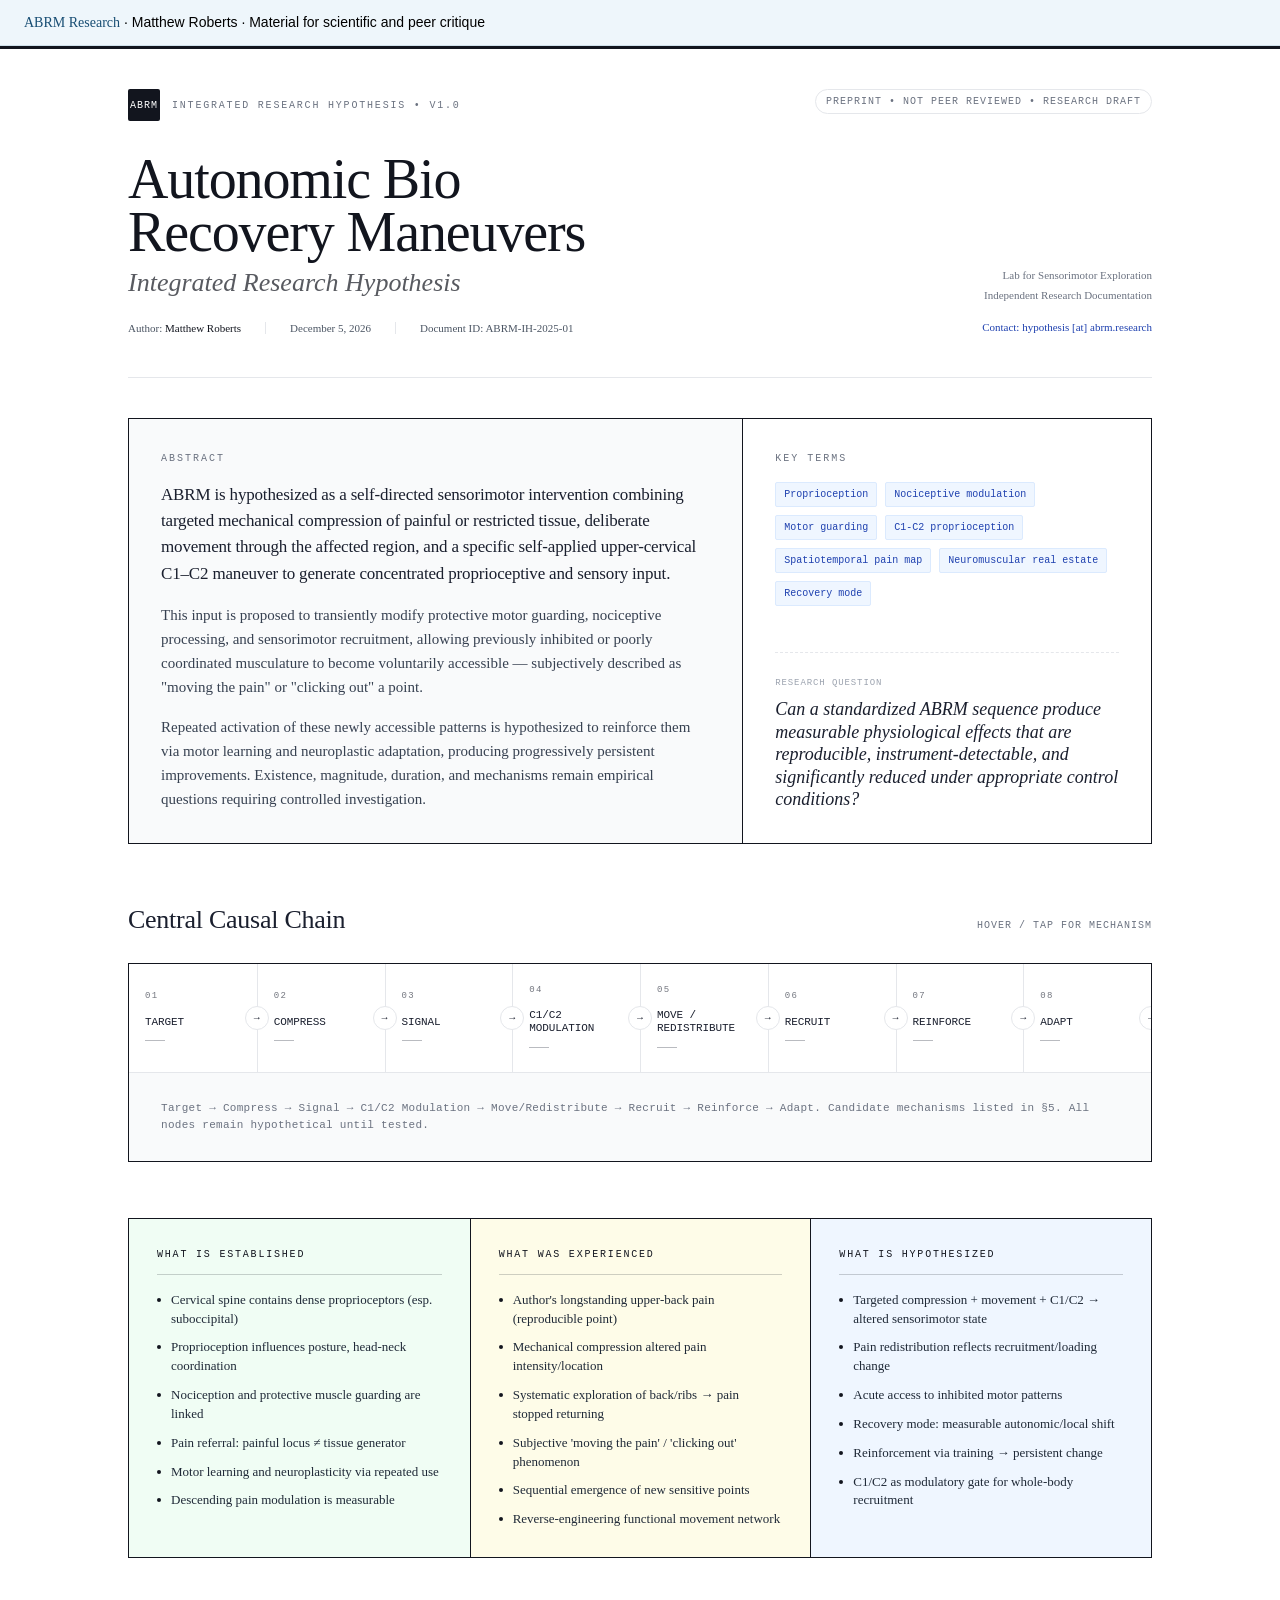
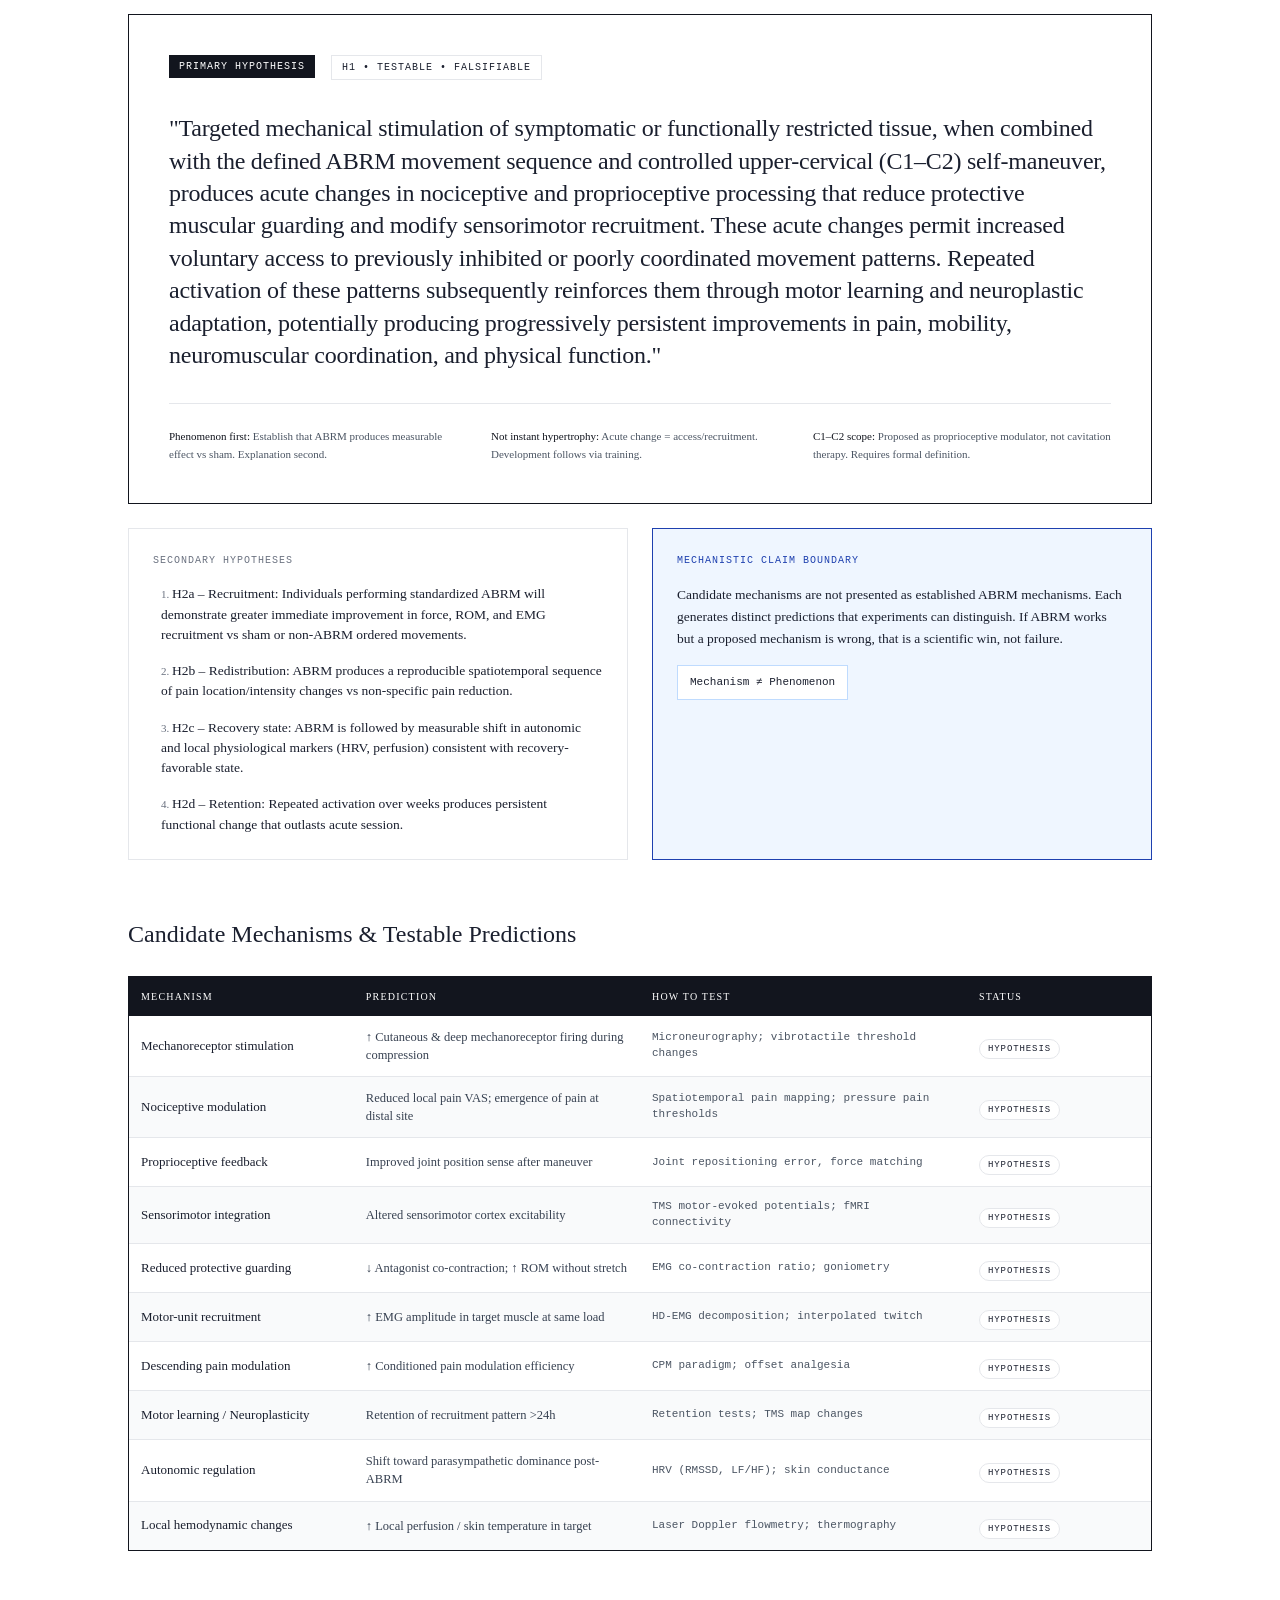
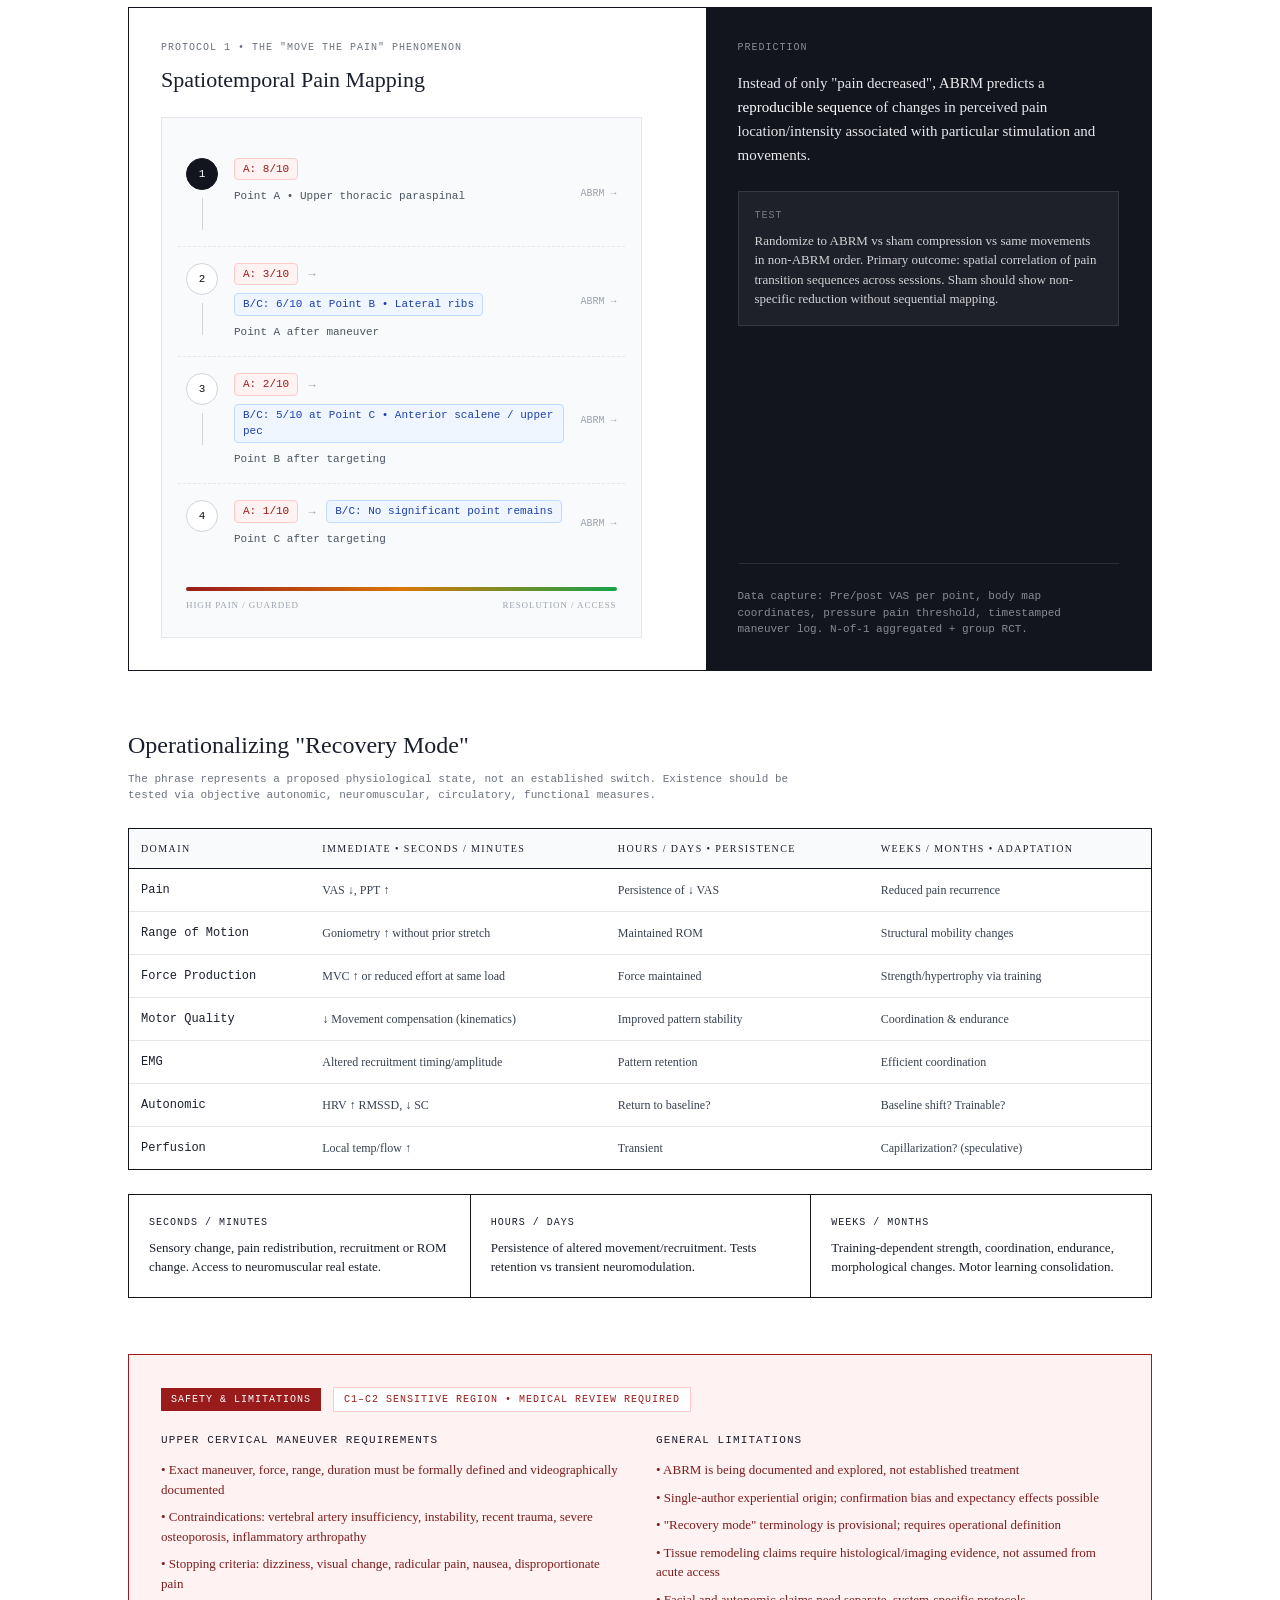
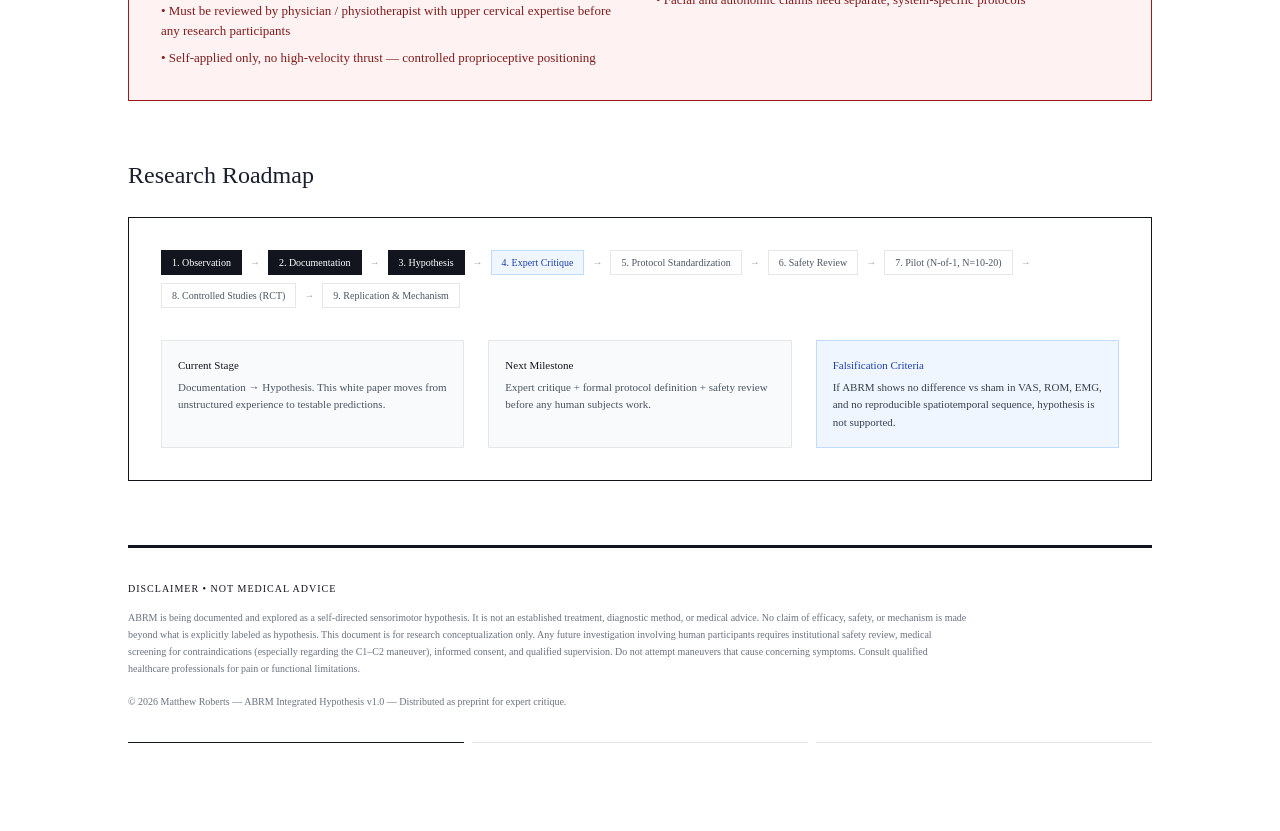
<file: public/research-documents/integrated-research-guide.html>
<!DOCTYPE html>
<html lang="en">
<head>
  <meta charset="UTF-8">
  <meta name="viewport" content="width=device-width, initial-scale=1">
  <title>ABRM | Integrated Research Guide</title>
  <style>*,:after,:before{--tw-border-spacing-x:0;--tw-border-spacing-y:0;--tw-translate-x:0;--tw-translate-y:0;--tw-rotate:0;--tw-skew-x:0;--tw-skew-y:0;--tw-scale-x:1;--tw-scale-y:1;--tw-pan-x: ;--tw-pan-y: ;--tw-pinch-zoom: ;--tw-scroll-snap-strictness:proximity;--tw-gradient-from-position: ;--tw-gradient-via-position: ;--tw-gradient-to-position: ;--tw-ordinal: ;--tw-slashed-zero: ;--tw-numeric-figure: ;--tw-numeric-spacing: ;--tw-numeric-fraction: ;--tw-ring-inset: ;--tw-ring-offset-width:0px;--tw-ring-offset-color:#fff;--tw-ring-color:rgba(59,130,246,.5);--tw-ring-offset-shadow:0 0 #0000;--tw-ring-shadow:0 0 #0000;--tw-shadow:0 0 #0000;--tw-shadow-colored:0 0 #0000;--tw-blur: ;--tw-brightness: ;--tw-contrast: ;--tw-grayscale: ;--tw-hue-rotate: ;--tw-invert: ;--tw-saturate: ;--tw-sepia: ;--tw-drop-shadow: ;--tw-backdrop-blur: ;--tw-backdrop-brightness: ;--tw-backdrop-contrast: ;--tw-backdrop-grayscale: ;--tw-backdrop-hue-rotate: ;--tw-backdrop-invert: ;--tw-backdrop-opacity: ;--tw-backdrop-saturate: ;--tw-backdrop-sepia: ;--tw-contain-size: ;--tw-contain-layout: ;--tw-contain-paint: ;--tw-contain-style: }::backdrop{--tw-border-spacing-x:0;--tw-border-spacing-y:0;--tw-translate-x:0;--tw-translate-y:0;--tw-rotate:0;--tw-skew-x:0;--tw-skew-y:0;--tw-scale-x:1;--tw-scale-y:1;--tw-pan-x: ;--tw-pan-y: ;--tw-pinch-zoom: ;--tw-scroll-snap-strictness:proximity;--tw-gradient-from-position: ;--tw-gradient-via-position: ;--tw-gradient-to-position: ;--tw-ordinal: ;--tw-slashed-zero: ;--tw-numeric-figure: ;--tw-numeric-spacing: ;--tw-numeric-fraction: ;--tw-ring-inset: ;--tw-ring-offset-width:0px;--tw-ring-offset-color:#fff;--tw-ring-color:rgba(59,130,246,.5);--tw-ring-offset-shadow:0 0 #0000;--tw-ring-shadow:0 0 #0000;--tw-shadow:0 0 #0000;--tw-shadow-colored:0 0 #0000;--tw-blur: ;--tw-brightness: ;--tw-contrast: ;--tw-grayscale: ;--tw-hue-rotate: ;--tw-invert: ;--tw-saturate: ;--tw-sepia: ;--tw-drop-shadow: ;--tw-backdrop-blur: ;--tw-backdrop-brightness: ;--tw-backdrop-contrast: ;--tw-backdrop-grayscale: ;--tw-backdrop-hue-rotate: ;--tw-backdrop-invert: ;--tw-backdrop-opacity: ;--tw-backdrop-saturate: ;--tw-backdrop-sepia: ;--tw-contain-size: ;--tw-contain-layout: ;--tw-contain-paint: ;--tw-contain-style: }/*! tailwindcss v3.4.18 | MIT License | https://tailwindcss.com*/*,:after,:before{box-sizing:border-box;border:0 solid #e5e7eb}:after,:before{--tw-content:""}:host,html{line-height:1.5;-webkit-text-size-adjust:100%;-moz-tab-size:4;-o-tab-size:4;tab-size:4;font-family:ui-sans-serif,system-ui,sans-serif,Apple Color Emoji,Segoe UI Emoji,Segoe UI Symbol,Noto Color Emoji;font-feature-settings:normal;font-variation-settings:normal;-webkit-tap-highlight-color:transparent}body{line-height:inherit}hr{height:0;color:inherit;border-top-width:1px}abbr:where([title]){-webkit-text-decoration:underline dotted;text-decoration:underline dotted}h1,h2,h3,h4,h5,h6{font-size:inherit;font-weight:inherit}a{color:inherit;text-decoration:inherit}b,strong{font-weight:bolder}code,kbd,pre,samp{font-family:ui-monospace,SFMono-Regular,Menlo,Monaco,Consolas,Liberation Mono,Courier New,monospace;font-feature-settings:normal;font-variation-settings:normal;font-size:1em}small{font-size:80%}sub,sup{font-size:75%;line-height:0;position:relative;vertical-align:baseline}sub{bottom:-.25em}sup{top:-.5em}table{text-indent:0;border-color:inherit;border-collapse:collapse}button,input,optgroup,select,textarea{font-family:inherit;font-feature-settings:inherit;font-variation-settings:inherit;font-size:100%;font-weight:inherit;line-height:inherit;letter-spacing:inherit;color:inherit;margin:0;padding:0}button,select{text-transform:none}button,input:where([type=button]),input:where([type=reset]),input:where([type=submit]){-webkit-appearance:button;background-color:transparent;background-image:none}:-moz-focusring{outline:auto}:-moz-ui-invalid{box-shadow:none}progress{vertical-align:baseline}::-webkit-inner-spin-button,::-webkit-outer-spin-button{height:auto}[type=search]{-webkit-appearance:textfield;outline-offset:-2px}::-webkit-search-decoration{-webkit-appearance:none}::-webkit-file-upload-button{-webkit-appearance:button;font:inherit}summary{display:list-item}blockquote,dd,dl,figure,h1,h2,h3,h4,h5,h6,hr,p,pre{margin:0}fieldset{margin:0}fieldset,legend{padding:0}menu,ol,ul{list-style:none;margin:0;padding:0}dialog{padding:0}textarea{resize:vertical}input::-moz-placeholder,textarea::-moz-placeholder{opacity:1;color:#9ca3af}input::placeholder,textarea::placeholder{opacity:1;color:#9ca3af}[role=button],button{cursor:pointer}:disabled{cursor:default}audio,canvas,embed,iframe,img,object,svg,video{display:block;vertical-align:middle}img,video{max-width:100%;height:auto}[hidden]:where(:not([hidden=until-found])){display:none}.absolute{position:absolute}.relative{position:relative}.right-0{right:0}.top-1\/2{top:50%}.z-10{z-index:10}.-mx-2{margin-left:-.5rem;margin-right:-.5rem}.mx-auto{margin-left:auto;margin-right:auto}.mb-1{margin-bottom:.25rem}.mb-2{margin-bottom:.5rem}.mb-3{margin-bottom:.75rem}.mb-4{margin-bottom:1rem}.mb-5{margin-bottom:1.25rem}.mb-6{margin-bottom:1.5rem}.mt-0\.5{margin-top:.125rem}.mt-10{margin-top:2.5rem}.mt-14{margin-top:3.5rem}.mt-16{margin-top:4rem}.mt-2{margin-top:.5rem}.mt-3{margin-top:.75rem}.mt-4{margin-top:1rem}.mt-6{margin-top:1.5rem}.mt-8{margin-top:2rem}.mt-\[7px\]{margin-top:7px}.block{display:block}.inline-block{display:inline-block}.flex{display:flex}.table{display:table}.grid{display:grid}.hidden{display:none}.h-1{height:.25rem}.h-3{height:.75rem}.h-6{height:1.5rem}.h-8{height:2rem}.h-\[3px\]{height:3px}.h-fit{height:-moz-fit-content;height:fit-content}.h-px{height:1px}.min-h-\[88px\]{min-height:88px}.min-h-screen{min-height:100vh}.w-1{width:.25rem}.w-5{width:1.25rem}.w-6{width:1.5rem}.w-8{width:2rem}.w-\[18\%\]{width:18%}.w-\[22\%\]{width:22%}.w-\[28\%\]{width:28%}.w-\[32\%\]{width:32%}.w-full{width:100%}.w-px{width:1px}.min-w-\[700px\]{min-width:700px}.min-w-\[760px\]{min-width:760px}.max-w-\[1120px\]{max-width:1120px}.max-w-\[680px\]{max-width:680px}.max-w-\[720px\]{max-width:720px}.max-w-\[840px\]{max-width:840px}.flex-1{flex:1 1 0%}.shrink-0{flex-shrink:0}.border-collapse{border-collapse:collapse}.-translate-y-1\/2{--tw-translate-y:-50%}.-translate-y-1\/2,.translate-x-1\/2{transform:translate(var(--tw-translate-x),var(--tw-translate-y)) rotate(var(--tw-rotate)) skewX(var(--tw-skew-x)) skewY(var(--tw-skew-y)) scaleX(var(--tw-scale-x)) scaleY(var(--tw-scale-y))}.translate-x-1\/2{--tw-translate-x:50%}.list-inside{list-style-position:inside}.list-decimal{list-style-type:decimal}.grid-cols-1{grid-template-columns:repeat(1,minmax(0,1fr))}.grid-cols-8{grid-template-columns:repeat(8,minmax(0,1fr))}.flex-col{flex-direction:column}.flex-wrap{flex-wrap:wrap}.items-start{align-items:flex-start}.items-end{align-items:flex-end}.items-center{align-items:center}.items-baseline{align-items:baseline}.justify-center{justify-content:center}.justify-between{justify-content:space-between}.gap-0{gap:0}.gap-10{gap:2.5rem}.gap-2{gap:.5rem}.gap-2\.5{gap:.625rem}.gap-3{gap:.75rem}.gap-4{gap:1rem}.gap-6{gap:1.5rem}.gap-8{gap:2rem}.gap-x-6{-moz-column-gap:1.5rem;column-gap:1.5rem}.gap-y-2{row-gap:.5rem}.space-y-2>:not([hidden])~:not([hidden]){--tw-space-y-reverse:0;margin-top:calc(.5rem*(1 - var(--tw-space-y-reverse)));margin-bottom:calc(.5rem*var(--tw-space-y-reverse))}.space-y-2\.5>:not([hidden])~:not([hidden]){--tw-space-y-reverse:0;margin-top:calc(.625rem*(1 - var(--tw-space-y-reverse)));margin-bottom:calc(.625rem*var(--tw-space-y-reverse))}.space-y-4>:not([hidden])~:not([hidden]){--tw-space-y-reverse:0;margin-top:calc(1rem*(1 - var(--tw-space-y-reverse)));margin-bottom:calc(1rem*var(--tw-space-y-reverse))}.divide-x>:not([hidden])~:not([hidden]){--tw-divide-x-reverse:0;border-right-width:calc(1px*var(--tw-divide-x-reverse));border-left-width:calc(1px*(1 - var(--tw-divide-x-reverse)))}.divide-y>:not([hidden])~:not([hidden]){--tw-divide-y-reverse:0;border-top-width:calc(1px*(1 - var(--tw-divide-y-reverse)));border-bottom-width:calc(1px*var(--tw-divide-y-reverse))}.divide-\[\#12151e\]>:not([hidden])~:not([hidden]){--tw-divide-opacity:1;border-color:rgb(18 21 30/var(--tw-divide-opacity,1))}.divide-\[\#e5e7eb\]>:not([hidden])~:not([hidden]){--tw-divide-opacity:1;border-color:rgb(229 231 235/var(--tw-divide-opacity,1))}.self-center{align-self:center}.overflow-hidden{overflow:hidden}.overflow-x-auto{overflow-x:auto}.rounded{border-radius:.25rem}.rounded-\[2px\]{border-radius:2px}.rounded-full{border-radius:9999px}.border{border-width:1px}.border-\[1\.5px\]{border-width:1.5px}.border-b{border-bottom-width:1px}.border-t{border-top-width:1px}.border-t-\[3px\]{border-top-width:3px}.border-dashed{border-style:dashed}.border-\[\#12151e\]{--tw-border-opacity:1;border-color:rgb(18 21 30/var(--tw-border-opacity,1))}.border-\[\#12151e\]\/20{border-color:rgba(18,21,30,.2)}.border-\[\#1e40af\]{--tw-border-opacity:1;border-color:rgb(30 64 175/var(--tw-border-opacity,1))}.border-\[\#991b1b\]{--tw-border-opacity:1;border-color:rgb(153 27 27/var(--tw-border-opacity,1))}.border-\[\#bfdbfe\]{--tw-border-opacity:1;border-color:rgb(191 219 254/var(--tw-border-opacity,1))}.border-\[\#d1d5db\]{--tw-border-opacity:1;border-color:rgb(209 213 219/var(--tw-border-opacity,1))}.border-\[\#dbeafe\]{--tw-border-opacity:1;border-color:rgb(219 234 254/var(--tw-border-opacity,1))}.border-\[\#e5e7eb\]{--tw-border-opacity:1;border-color:rgb(229 231 235/var(--tw-border-opacity,1))}.border-\[\#fecaca\]{--tw-border-opacity:1;border-color:rgb(254 202 202/var(--tw-border-opacity,1))}.border-white\/10{border-color:hsla(0,0%,100%,.1)}.bg-\[\#12151e\]{--tw-bg-opacity:1;background-color:rgb(18 21 30/var(--tw-bg-opacity,1))}.bg-\[\#991b1b\]{--tw-bg-opacity:1;background-color:rgb(153 27 27/var(--tw-bg-opacity,1))}.bg-\[\#d1d5db\]{--tw-bg-opacity:1;background-color:rgb(209 213 219/var(--tw-bg-opacity,1))}.bg-\[\#e5e7eb\]{--tw-bg-opacity:1;background-color:rgb(229 231 235/var(--tw-bg-opacity,1))}.bg-\[\#eff6ff\]{--tw-bg-opacity:1;background-color:rgb(239 246 255/var(--tw-bg-opacity,1))}.bg-\[\#f0fdf4\]{--tw-bg-opacity:1;background-color:rgb(240 253 244/var(--tw-bg-opacity,1))}.bg-\[\#f9fafb\]{--tw-bg-opacity:1;background-color:rgb(249 250 251/var(--tw-bg-opacity,1))}.bg-\[\#fef2f2\]{--tw-bg-opacity:1;background-color:rgb(254 242 242/var(--tw-bg-opacity,1))}.bg-\[\#fefce8\]{--tw-bg-opacity:1;background-color:rgb(254 252 232/var(--tw-bg-opacity,1))}.bg-current{background-color:currentColor}.bg-white{--tw-bg-opacity:1;background-color:rgb(255 255 255/var(--tw-bg-opacity,1))}.bg-white\/5{background-color:hsla(0,0%,100%,.05)}.bg-gradient-to-r{background-image:linear-gradient(to right,var(--tw-gradient-stops))}.from-\[\#991b1b\]{--tw-gradient-from:#991b1b var(--tw-gradient-from-position);--tw-gradient-to:rgba(153,27,27,0) var(--tw-gradient-to-position);--tw-gradient-stops:var(--tw-gradient-from),var(--tw-gradient-to)}.via-\[\#d97706\]{--tw-gradient-to:rgba(217,119,6,0) var(--tw-gradient-to-position);--tw-gradient-stops:var(--tw-gradient-from),#d97706 var(--tw-gradient-via-position),var(--tw-gradient-to)}.to-\[\#16a34a\]{--tw-gradient-to:#16a34a var(--tw-gradient-to-position)}.p-0{padding:0}.p-3{padding:.75rem}.p-4{padding:1rem}.p-5{padding:1.25rem}.p-6{padding:1.5rem}.p-7{padding:1.75rem}.p-8{padding:2rem}.px-2{padding-left:.5rem;padding-right:.5rem}.px-2\.5{padding-left:.625rem;padding-right:.625rem}.px-3{padding-left:.75rem;padding-right:.75rem}.px-6{padding-left:1.5rem;padding-right:1.5rem}.px-8{padding-left:2rem;padding-right:2rem}.py-0\.5{padding-top:.125rem;padding-bottom:.125rem}.py-1{padding-top:.25rem;padding-bottom:.25rem}.py-10{padding-top:2.5rem;padding-bottom:2.5rem}.py-2{padding-top:.5rem;padding-bottom:.5rem}.py-4{padding-top:1rem;padding-bottom:1rem}.py-5{padding-top:1.25rem;padding-bottom:1.25rem}.pb-10{padding-bottom:2.5rem}.pb-12{padding-bottom:3rem}.pb-3{padding-bottom:.75rem}.pb-6{padding-bottom:1.5rem}.pl-2{padding-left:.5rem}.pt-5{padding-top:1.25rem}.pt-6{padding-top:1.5rem}.pt-8{padding-top:2rem}.text-left{text-align:left}.font-serif{font-family:ui-serif,Georgia,Cambria,Times New Roman,Times,serif}.text-\[10px\]{font-size:10px}.text-\[11px\]{font-size:11px}.text-\[12\.5px\]{font-size:12.5px}.text-\[12px\]{font-size:12px}.text-\[13\.5px\]{font-size:13.5px}.text-\[13px\]{font-size:13px}.text-\[14px\]{font-size:14px}.text-\[15px\]{font-size:15px}.text-\[17px\]{font-size:17px}.text-\[18px\]{font-size:18px}.text-\[20px\]{font-size:20px}.text-\[22px\]{font-size:22px}.text-\[24px\]{font-size:24px}.text-\[26px\]{font-size:26px}.text-\[42px\]{font-size:42px}.text-\[9px\]{font-size:9px}.font-medium{font-weight:500}.uppercase{text-transform:uppercase}.italic{font-style:italic}.not-italic{font-style:normal}.leading-5{line-height:1.25rem}.leading-\[0\.95\]{line-height:.95}.leading-\[1\.15\]{line-height:1.15}.leading-\[1\.25\]{line-height:1.25}.leading-\[1\.2\]{line-height:1.2}.leading-\[1\.35\]{line-height:1.35}.leading-\[1\.3\]{line-height:1.3}.leading-\[1\.45\]{line-height:1.45}.leading-\[1\.4\]{line-height:1.4}.leading-\[1\.55\]{line-height:1.55}.leading-\[1\.5\]{line-height:1.5}.leading-\[1\.6\]{line-height:1.6}.leading-\[1\.7\]{line-height:1.7}.tracking-\[-0\.01em\]{letter-spacing:-.01em}.tracking-\[-0\.02em\]{letter-spacing:-.02em}.tracking-\[0\.12em\]{letter-spacing:.12em}.tracking-\[0\.14em\]{letter-spacing:.14em}.tracking-\[0\.15em\]{letter-spacing:.15em}.tracking-\[0\.18em\]{letter-spacing:.18em}.tracking-\[0\.2em\]{letter-spacing:.2em}.tracking-normal{letter-spacing:0}.tracking-wide{letter-spacing:.025em}.tracking-widest{letter-spacing:.1em}.text-\[\#12151e\]{--tw-text-opacity:1;color:rgb(18 21 30/var(--tw-text-opacity,1))}.text-\[\#1a1f2e\]{--tw-text-opacity:1;color:rgb(26 31 46/var(--tw-text-opacity,1))}.text-\[\#1e40af\]{--tw-text-opacity:1;color:rgb(30 64 175/var(--tw-text-opacity,1))}.text-\[\#1f2937\]{--tw-text-opacity:1;color:rgb(31 41 55/var(--tw-text-opacity,1))}.text-\[\#374151\]{--tw-text-opacity:1;color:rgb(55 65 81/var(--tw-text-opacity,1))}.text-\[\#4b5563\]{--tw-text-opacity:1;color:rgb(75 85 99/var(--tw-text-opacity,1))}.text-\[\#6b7280\]{--tw-text-opacity:1;color:rgb(107 114 128/var(--tw-text-opacity,1))}.text-\[\#7f1d1d\]{--tw-text-opacity:1;color:rgb(127 29 29/var(--tw-text-opacity,1))}.text-\[\#991b1b\]{--tw-text-opacity:1;color:rgb(153 27 27/var(--tw-text-opacity,1))}.text-\[\#9ca3af\]{--tw-text-opacity:1;color:rgb(156 163 175/var(--tw-text-opacity,1))}.text-white{--tw-text-opacity:1;color:rgb(255 255 255/var(--tw-text-opacity,1))}.text-white\/40{color:hsla(0,0%,100%,.4)}.text-white\/50{color:hsla(0,0%,100%,.5)}.text-white\/80{color:hsla(0,0%,100%,.8)}.text-white\/90{color:hsla(0,0%,100%,.9)}.antialiased{-webkit-font-smoothing:antialiased;-moz-osx-font-smoothing:grayscale}.opacity-30{opacity:.3}.opacity-60{opacity:.6}.opacity-70{opacity:.7}.transition{transition-property:color,background-color,border-color,text-decoration-color,fill,stroke,opacity,box-shadow,transform,filter,backdrop-filter;transition-timing-function:cubic-bezier(.4,0,.2,1);transition-duration:.15s}.transition-colors{transition-property:color,background-color,border-color,text-decoration-color,fill,stroke;transition-timing-function:cubic-bezier(.4,0,.2,1);transition-duration:.15s}#root,body,html{min-height:100%}body{margin:0;font-family:ui-sans-serif,system-ui,-apple-system,BlinkMacSystemFont,Segoe UI,sans-serif}[role=button]:not([aria-disabled=true]),button:not(:disabled),label[for],select:not(:disabled),summary{cursor:pointer}.marker\:text-\[11px\] ::marker{font-size:11px}.marker\:text-\[\#6b7280\] ::marker{color:#6b7280}.marker\:text-\[11px\]::marker{font-size:11px}.marker\:text-\[\#6b7280\]::marker{color:#6b7280}.selection\:bg-\[\#2563eb\]\/15 ::-moz-selection{background-color:rgba(37,99,235,.15)}.selection\:bg-\[\#2563eb\]\/15 ::selection{background-color:rgba(37,99,235,.15)}.selection\:bg-\[\#2563eb\]\/15::-moz-selection{background-color:rgba(37,99,235,.15)}.selection\:bg-\[\#2563eb\]\/15::selection{background-color:rgba(37,99,235,.15)}.last\:border-0:last-child{border-width:0}.hover\:bg-\[\#eff6ff\]\/60:hover{background-color:rgba(239,246,255,.6)}.hover\:bg-\[\#f9fafb\]:hover{--tw-bg-opacity:1;background-color:rgb(249 250 251/var(--tw-bg-opacity,1))}@media (min-width:768px){.md\:block{display:block}.md\:hidden{display:none}.md\:grid-cols-2{grid-template-columns:repeat(2,minmax(0,1fr))}.md\:grid-cols-3{grid-template-columns:repeat(3,minmax(0,1fr))}.md\:divide-x>:not([hidden])~:not([hidden]){--tw-divide-x-reverse:0;border-right-width:calc(1px*var(--tw-divide-x-reverse));border-left-width:calc(1px*(1 - var(--tw-divide-x-reverse)))}.md\:divide-y-0>:not([hidden])~:not([hidden]){--tw-divide-y-reverse:0;border-top-width:calc(0px*(1 - var(--tw-divide-y-reverse)));border-bottom-width:calc(0px*var(--tw-divide-y-reverse))}.md\:p-10{padding:2.5rem}.md\:p-7{padding:1.75rem}.md\:p-8{padding:2rem}.md\:px-10{padding-left:2.5rem;padding-right:2.5rem}.md\:text-\[24px\]{font-size:24px}.md\:text-\[26px\]{font-size:26px}.md\:text-\[56px\]{font-size:56px}}@media (min-width:1024px){.lg\:grid-cols-3{grid-template-columns:repeat(3,minmax(0,1fr))}.lg\:grid-cols-\[1\.1fr_0\.9fr\]{grid-template-columns:1.1fr .9fr}.lg\:grid-cols-\[1\.2fr_0\.8fr\]{grid-template-columns:1.2fr .8fr}.lg\:divide-x>:not([hidden])~:not([hidden]){--tw-divide-x-reverse:0;border-right-width:calc(1px*var(--tw-divide-x-reverse));border-left-width:calc(1px*(1 - var(--tw-divide-x-reverse)))}.lg\:divide-y-0>:not([hidden])~:not([hidden]){--tw-divide-y-reverse:0;border-top-width:calc(0px*(1 - var(--tw-divide-y-reverse)));border-bottom-width:calc(0px*var(--tw-divide-y-reverse))}.lg\:border-l{border-left-width:1px}.lg\:border-t-0{border-top-width:0}.lg\:px-12{padding-left:3rem;padding-right:3rem}.lg\:text-right{text-align:right}}</style>
</head>
<body><div style="padding:14px 24px;background:#eef6fb;border-bottom:1px solid #cedfe9;font:14px Arial,sans-serif"><a href="/research" style="color:#174d73">ABRM Research</a> · Matthew Roberts · Material for scientific and peer critique</div>
  <div id="root"></div>
  
  <script type="module">var $c=Object.create;var{getPrototypeOf:Hc,defineProperty:Ll,getOwnPropertyNames:Qc}=Object;var Kc=Object.prototype.hasOwnProperty;var hn=(e,n,t)=>{t=e!=null?$c(Hc(e)):{};let r=n||!e||!e.__esModule?Ll(t,"default",{value:e,enumerable:!0}):t;for(let l of Qc(e))if(!Kc.call(r,l))Ll(r,l,{get:()=>e[l],enumerable:!0});return r};var ir=(e,n)=>()=>(n||e((n={exports:{}}).exports,n),n.exports);var Yc=(e,n)=>{for(var t in n)Ll(e,t,{get:n[t],enumerable:!0,configurable:!0,set:(r)=>n[t]=()=>r})};var Xc=(e,n)=>()=>(e&&(n=e(e=0)),n);var ct=ir((cf)=>{var at=Symbol.for("react.element"),Gc=Symbol.for("react.portal"),Zc=Symbol.for("react.fragment"),Jc=Symbol.for("react.strict_mode"),qc=Symbol.for("react.profiler"),jc=Symbol.for("react.provider"),bc=Symbol.for("react.context"),ef=Symbol.for("react.forward_ref"),nf=Symbol.for("react.suspense"),tf=Symbol.for("react.memo"),rf=Symbol.for("react.lazy"),ei=Symbol.iterator;function lf(e){if(e===null||typeof e!=="object")return null;return e=ei&&e[ei]||e["@@iterator"],typeof e==="function"?e:null}var ri={isMounted:function(){return!1},enqueueForceUpdate:function(){},enqueueReplaceState:function(){},enqueueSetState:function(){}},li=Object.assign,oi={};function Mn(e,n,t){this.props=e,this.context=n,this.refs=oi,this.updater=t||ri}Mn.prototype.isReactComponent={};Mn.prototype.setState=function(e,n){if(typeof e!=="object"&&typeof e!=="function"&&e!=null)throw Error("setState(...): takes an object of state variables to update or a function which returns an object of state variables.");this.updater.enqueueSetState(this,e,n,"setState")};Mn.prototype.forceUpdate=function(e){this.updater.enqueueForceUpdate(this,e,"forceUpdate")};function ui(){}ui.prototype=Mn.prototype;function Il(e,n,t){this.props=e,this.context=n,this.refs=oi,this.updater=t||ri}var Ml=Il.prototype=new ui;Ml.constructor=Il;li(Ml,Mn.prototype);Ml.isPureReactComponent=!0;var ni=Array.isArray,ii=Object.prototype.hasOwnProperty,Fl={current:null},si={key:!0,ref:!0,__self:!0,__source:!0};function ai(e,n,t){var r,l={},o=null,u=null;if(n!=null)for(r in n.ref!==void 0&&(u=n.ref),n.key!==void 0&&(o=""+n.key),n)ii.call(n,r)&&!si.hasOwnProperty(r)&&(l[r]=n[r]);var i=arguments.length-2;if(i===1)l.children=t;else if(1<i){for(var s=Array(i),f=0;f<i;f++)s[f]=arguments[f+2];l.children=s}if(e&&e.defaultProps)for(r in i=e.defaultProps,i)l[r]===void 0&&(l[r]=i[r]);return{$$typeof:at,type:e,key:o,ref:u,props:l,_owner:Fl.current}}function of(e,n){return{$$typeof:at,type:e.type,key:n,ref:e.ref,props:e.props,_owner:e._owner}}function Ol(e){return typeof e==="object"&&e!==null&&e.$$typeof===at}function uf(e){var n={"=":"=0",":":"=2"};return"$"+e.replace(/[=:]/g,function(t){return n[t]})}var ti=/\/+/g;function Rl(e,n){return typeof e==="object"&&e!==null&&e.key!=null?uf(""+e.key):n.toString(36)}function ar(e,n,t,r,l){var o=typeof e;if(o==="undefined"||o==="boolean")e=null;var u=!1;if(e===null)u=!0;else switch(o){case"string":case"number":u=!0;break;case"object":switch(e.$$typeof){case at:case Gc:u=!0}}if(u)return u=e,l=l(u),e=r===""?"."+Rl(u,0):r,ni(l)?(t="",e!=null&&(t=e.replace(ti,"$&/")+"/"),ar(l,n,t,"",function(f){return f})):l!=null&&(Ol(l)&&(l=of(l,t+(!l.key||u&&u.key===l.key?"":(""+l.key).replace(ti,"$&/")+"/")+e)),n.push(l)),1;if(u=0,r=r===""?".":r+":",ni(e))for(var i=0;i<e.length;i++){o=e[i];var s=r+Rl(o,i);u+=ar(o,n,t,s,l)}else if(s=lf(e),typeof s==="function")for(e=s.call(e),i=0;!(o=e.next()).done;)o=o.value,s=r+Rl(o,i++),u+=ar(o,n,t,s,l);else if(o==="object")throw n=String(e),Error("Objects are not valid as a React child (found: "+(n==="[object Object]"?"object with keys {"+Object.keys(e).join(", ")+"}":n)+"). If you meant to render a collection of children, use an array instead.");return u}function sr(e,n,t){if(e==null)return e;var r=[],l=0;return ar(e,r,"","",function(o){return n.call(t,o,l++)}),r}function sf(e){if(e._status===-1){var n=e._result;n=n(),n.then(function(t){if(e._status===0||e._status===-1)e._status=1,e._result=t},function(t){if(e._status===0||e._status===-1)e._status=2,e._result=t}),e._status===-1&&(e._status=0,e._result=n)}if(e._status===1)return e._result.default;throw e._result}var te={current:null},cr={transition:null},af={ReactCurrentDispatcher:te,ReactCurrentBatchConfig:cr,ReactCurrentOwner:Fl};function ci(){throw Error("act(...) is not supported in production builds of React.")}cf.Children={map:sr,forEach:function(e,n,t){sr(e,function(){n.apply(this,arguments)},t)},count:function(e){var n=0;return sr(e,function(){n++}),n},toArray:function(e){return sr(e,function(n){return n})||[]},only:function(e){if(!Ol(e))throw Error("React.Children.only expected to receive a single React element child.");return e}};cf.Component=Mn;cf.Fragment=Zc;cf.Profiler=qc;cf.PureComponent=Il;cf.StrictMode=Jc;cf.Suspense=nf;cf.__SECRET_INTERNALS_DO_NOT_USE_OR_YOU_WILL_BE_FIRED=af;cf.act=ci;cf.cloneElement=function(e,n,t){if(e===null||e===void 0)throw Error("React.cloneElement(...): The argument must be a React element, but you passed "+e+".");var r=li({},e.props),l=e.key,o=e.ref,u=e._owner;if(n!=null){if(n.ref!==void 0&&(o=n.ref,u=Fl.current),n.key!==void 0&&(l=""+n.key),e.type&&e.type.defaultProps)var i=e.type.defaultProps;for(s in n)ii.call(n,s)&&!si.hasOwnProperty(s)&&(r[s]=n[s]===void 0&&i!==void 0?i[s]:n[s])}var s=arguments.length-2;if(s===1)r.children=t;else if(1<s){i=Array(s);for(var f=0;f<s;f++)i[f]=arguments[f+2];r.children=i}return{$$typeof:at,type:e.type,key:l,ref:o,props:r,_owner:u}};cf.createContext=function(e){return e={$$typeof:bc,_currentValue:e,_currentValue2:e,_threadCount:0,Provider:null,Consumer:null,_defaultValue:null,_globalName:null},e.Provider={$$typeof:jc,_context:e},e.Consumer=e};cf.createElement=ai;cf.createFactory=function(e){var n=ai.bind(null,e);return n.type=e,n};cf.createRef=function(){return{current:null}};cf.forwardRef=function(e){return{$$typeof:ef,render:e}};cf.isValidElement=Ol;cf.lazy=function(e){return{$$typeof:rf,_payload:{_status:-1,_result:e},_init:sf}};cf.memo=function(e,n){return{$$typeof:tf,type:e,compare:n===void 0?null:n}};cf.startTransition=function(e){var n=cr.transition;cr.transition={};try{e()}finally{cr.transition=n}};cf.unstable_act=ci;cf.useCallback=function(e,n){return te.current.useCallback(e,n)};cf.useContext=function(e){return te.current.useContext(e)};cf.useDebugValue=function(){};cf.useDeferredValue=function(e){return te.current.useDeferredValue(e)};cf.useEffect=function(e,n){return te.current.useEffect(e,n)};cf.useId=function(){return te.current.useId()};cf.useImperativeHandle=function(e,n,t){return te.current.useImperativeHandle(e,n,t)};cf.useInsertionEffect=function(e,n){return te.current.useInsertionEffect(e,n)};cf.useLayoutEffect=function(e,n){return te.current.useLayoutEffect(e,n)};cf.useMemo=function(e,n){return te.current.useMemo(e,n)};cf.useReducer=function(e,n,t){return te.current.useReducer(e,n,t)};cf.useRef=function(e){return te.current.useRef(e)};cf.useState=function(e){return te.current.useState(e)};cf.useSyncExternalStore=function(e,n,t){return te.current.useSyncExternalStore(e,n,t)};cf.useTransition=function(){return te.current.useTransition()};cf.version="18.3.1"});var yi=ir((Gf)=>{function xl(e,n){var t=e.length;e.push(n);e:for(;0<t;){var r=t-1>>>1,l=e[r];if(0<fr(l,n))e[r]=n,e[t]=l,t=r;else break e}}function Ee(e){return e.length===0?null:e[0]}function hr(e){if(e.length===0)return null;var n=e[0],t=e.pop();if(t!==n){e[0]=t;e:for(var r=0,l=e.length,o=l>>>1;r<o;){var u=2*(r+1)-1,i=e[u],s=u+1,f=e[s];if(0>fr(i,t))s<l&&0>fr(f,i)?(e[r]=f,e[s]=t,r=s):(e[r]=i,e[u]=t,r=u);else if(s<l&&0>fr(f,t))e[r]=f,e[s]=t,r=s;else break e}}return n}function fr(e,n){var t=e.sortIndex-n.sortIndex;return t!==0?t:e.id-n.id}if(typeof performance==="object"&&typeof performance.now==="function")Ul=performance,Gf.unstable_now=function(){return Ul.now()};else dr=Date,Vl=dr.now(),Gf.unstable_now=function(){return dr.now()-Vl};var Ul,dr,Vl,Re=[],Xe=[],Xf=1,he=null,q=3,vr=!1,vn=!1,dt=!1,di=typeof setTimeout==="function"?setTimeout:null,pi=typeof clearTimeout==="function"?clearTimeout:null,fi=typeof setImmediate<"u"?setImmediate:null;typeof navigator<"u"&&navigator.scheduling!==void 0&&navigator.scheduling.isInputPending!==void 0&&navigator.scheduling.isInputPending.bind(navigator.scheduling);function Al(e){for(var n=Ee(Xe);n!==null;){if(n.callback===null)hr(Xe);else if(n.startTime<=e)hr(Xe),n.sortIndex=n.expirationTime,xl(Re,n);else break;n=Ee(Xe)}}function Wl(e){if(dt=!1,Al(e),!vn)if(Ee(Re)!==null)vn=!0,Hl($l);else{var n=Ee(Xe);n!==null&&Ql(Wl,n.startTime-e)}}function $l(e,n){vn=!1,dt&&(dt=!1,pi(pt),pt=-1),vr=!0;var t=q;try{Al(n);for(he=Ee(Re);he!==null&&(!(he.expirationTime>n)||e&&!vi());){var r=he.callback;if(typeof r==="function"){he.callback=null,q=he.priorityLevel;var l=r(he.expirationTime<=n);n=Gf.unstable_now(),typeof l==="function"?he.callback=l:he===Ee(Re)&&hr(Re),Al(n)}else hr(Re);he=Ee(Re)}if(he!==null)var o=!0;else{var u=Ee(Xe);u!==null&&Ql(Wl,u.startTime-n),o=!1}return o}finally{he=null,q=t,vr=!1}}var yr=!1,pr=null,pt=-1,mi=5,hi=-1;function vi(){return Gf.unstable_now()-hi<mi?!1:!0}function Dl(){if(pr!==null){var e=Gf.unstable_now();hi=e;var n=!0;try{n=pr(!0,e)}finally{n?ft():(yr=!1,pr=null)}}else yr=!1}var ft;if(typeof fi==="function")ft=function(){fi(Dl)};else if(typeof MessageChannel<"u")mr=new MessageChannel,Bl=mr.port2,mr.port1.onmessage=Dl,ft=function(){Bl.postMessage(null)};else ft=function(){di(Dl,0)};var mr,Bl;function Hl(e){pr=e,yr||(yr=!0,ft())}function Ql(e,n){pt=di(function(){e(Gf.unstable_now())},n)}Gf.unstable_IdlePriority=5;Gf.unstable_ImmediatePriority=1;Gf.unstable_LowPriority=4;Gf.unstable_NormalPriority=3;Gf.unstable_Profiling=null;Gf.unstable_UserBlockingPriority=2;Gf.unstable_cancelCallback=function(e){e.callback=null};Gf.unstable_continueExecution=function(){vn||vr||(vn=!0,Hl($l))};Gf.unstable_forceFrameRate=function(e){0>e||125<e?console.error("forceFrameRate takes a positive int between 0 and 125, forcing frame rates higher than 125 fps is not supported"):mi=0<e?Math.floor(1000/e):5};Gf.unstable_getCurrentPriorityLevel=function(){return q};Gf.unstable_getFirstCallbackNode=function(){return Ee(Re)};Gf.unstable_next=function(e){switch(q){case 1:case 2:case 3:var n=3;break;default:n=q}var t=q;q=n;try{return e()}finally{q=t}};Gf.unstable_pauseExecution=function(){};Gf.unstable_requestPaint=function(){};Gf.unstable_runWithPriority=function(e,n){switch(e){case 1:case 2:case 3:case 4:case 5:break;default:e=3}var t=q;q=e;try{return n()}finally{q=t}};Gf.unstable_scheduleCallback=function(e,n,t){var r=Gf.unstable_now();switch(typeof t==="object"&&t!==null?(t=t.delay,t=typeof t==="number"&&0<t?r+t:r):t=r,e){case 1:var l=-1;break;case 2:l=250;break;case 5:l=1073741823;break;case 4:l=1e4;break;default:l=5000}return l=t+l,e={id:Xf++,callback:n,priorityLevel:e,startTime:t,expirationTime:l,sortIndex:-1},t>r?(e.sortIndex=t,xl(Xe,e),Ee(Re)===null&&e===Ee(Xe)&&(dt?(pi(pt),pt=-1):dt=!0,Ql(Wl,t-r))):(e.sortIndex=l,xl(Re,e),vn||vr||(vn=!0,Hl($l))),e};Gf.unstable_shouldYield=vi;Gf.unstable_wrapCallback=function(e){var n=q;return function(){var t=q;q=n;try{return e.apply(this,arguments)}finally{q=t}}}});var qu={};Yc(qu,{version:()=>Ic,unstable_renderSubtreeIntoContainer:()=>Rc,unstable_batchedUpdates:()=>Lc,unmountComponentAtNode:()=>Tc,render:()=>zc,hydrateRoot:()=>Nc,hydrate:()=>Pc,flushSync:()=>_c,findDOMNode:()=>Cc,createRoot:()=>Ec,createPortal:()=>kc,__SECRET_INTERNALS_DO_NOT_USE_OR_YOU_WILL_BE_FIRED:()=>Sc});function y(e){for(var n="https://reactjs.org/docs/error-decoder.html?invariant="+e,t=1;t<arguments.length;t++)n+="&args[]="+encodeURIComponent(arguments[t]);return"Minified React error #"+e+"; visit "+n+" for the full message or use the non-minified dev environment for full errors and additional helpful warnings."}function Rn(e,n){et(e,n),et(e+"Capture",n)}function et(e,n){Vt[e]=n;for(e=0;e<n.length;e++)Cs.add(n[e])}function md(e){if(po.call(wi,e))return!0;if(po.call(gi,e))return!1;if(pd.test(e))return wi[e]=!0;return gi[e]=!0,!1}function hd(e,n,t,r){if(t!==null&&t.type===0)return!1;switch(typeof n){case"function":case"symbol":return!0;case"boolean":if(r)return!1;if(t!==null)return!t.acceptsBooleans;return e=e.toLowerCase().slice(0,5),e!=="data-"&&e!=="aria-";default:return!1}}function vd(e,n,t,r){if(n===null||typeof n>"u"||hd(e,n,t,r))return!0;if(r)return!1;if(t!==null)switch(t.type){case 3:return!n;case 4:return n===!1;case 5:return isNaN(n);case 6:return isNaN(n)||1>n}return!1}function oe(e,n,t,r,l,o,u){this.acceptsBooleans=n===2||n===3||n===4,this.attributeName=r,this.attributeNamespace=l,this.mustUseProperty=t,this.propertyName=e,this.type=n,this.sanitizeURL=o,this.removeEmptyString=u}function su(e){return e[1].toUpperCase()}function au(e,n,t,r){var l=J.hasOwnProperty(n)?J[n]:null;if(l!==null?l.type!==0:r||!(2<n.length)||n[0]!=="o"&&n[0]!=="O"||n[1]!=="n"&&n[1]!=="N")vd(n,t,l,r)&&(t=null),r||l===null?md(n)&&(t===null?e.removeAttribute(n):e.setAttribute(n,""+t)):l.mustUseProperty?e[l.propertyName]=t===null?l.type===3?!1:"":t:(n=l.attributeName,r=l.attributeNamespace,t===null?e.removeAttribute(n):(l=l.type,t=l===3||l===4&&t===!0?"":""+t,r?e.setAttributeNS(r,n,t):e.setAttribute(n,t)))}function mt(e){if(e===null||typeof e!=="object")return null;return e=Si&&e[Si]||e["@@iterator"],typeof e==="function"?e:null}function kt(e){if(Kl===void 0)try{throw Error()}catch(t){var n=t.stack.trim().match(/\n( *(at )?)/);Kl=n&&n[1]||""}return`
`+Kl+e}function Xl(e,n){if(!e||Yl)return"";Yl=!0;var t=Error.prepareStackTrace;Error.prepareStackTrace=void 0;try{if(n)if(n=function(){throw Error()},Object.defineProperty(n.prototype,"props",{set:function(){throw Error()}}),typeof Reflect==="object"&&Reflect.construct){try{Reflect.construct(n,[])}catch(f){var r=f}Reflect.construct(e,[],n)}else{try{n.call()}catch(f){r=f}e.call(n.prototype)}else{try{throw Error()}catch(f){r=f}e()}}catch(f){if(f&&r&&typeof f.stack==="string"){for(var l=f.stack.split(`
`),o=r.stack.split(`
`),u=l.length-1,i=o.length-1;1<=u&&0<=i&&l[u]!==o[i];)i--;for(;1<=u&&0<=i;u--,i--)if(l[u]!==o[i]){if(u!==1||i!==1)do if(u--,i--,0>i||l[u]!==o[i]){var s=`
`+l[u].replace(" at new "," at ");return e.displayName&&s.includes("<anonymous>")&&(s=s.replace("<anonymous>",e.displayName)),s}while(1<=u&&0<=i);break}}}finally{Yl=!1,Error.prepareStackTrace=t}return(e=e?e.displayName||e.name:"")?kt(e):""}function yd(e){switch(e.tag){case 5:return kt(e.type);case 16:return kt("Lazy");case 13:return kt("Suspense");case 19:return kt("SuspenseList");case 0:case 2:case 15:return e=Xl(e.type,!1),e;case 11:return e=Xl(e.type.render,!1),e;case 1:return e=Xl(e.type,!0),e;default:return""}}function yo(e){if(e==null)return null;if(typeof e==="function")return e.displayName||e.name||null;if(typeof e==="string")return e;switch(e){case Un:return"Fragment";case xn:return"Portal";case mo:return"Profiler";case cu:return"StrictMode";case ho:return"Suspense";case vo:return"SuspenseList"}if(typeof e==="object")switch(e.$$typeof){case Ps:return(e.displayName||"Context")+".Consumer";case _s:return(e._context.displayName||"Context")+".Provider";case fu:var n=e.render;return e=e.displayName,e||(e=n.displayName||n.name||"",e=e!==""?"ForwardRef("+e+")":"ForwardRef"),e;case du:return n=e.displayName||null,n!==null?n:yo(e.type)||"Memo";case Ze:n=e._payload,e=e._init;try{return yo(e(n))}catch(t){}}return null}function gd(e){var n=e.type;switch(e.tag){case 24:return"Cache";case 9:return(n.displayName||"Context")+".Consumer";case 10:return(n._context.displayName||"Context")+".Provider";case 18:return"DehydratedFragment";case 11:return e=n.render,e=e.displayName||e.name||"",n.displayName||(e!==""?"ForwardRef("+e+")":"ForwardRef");case 7:return"Fragment";case 5:return n;case 4:return"Portal";case 3:return"Root";case 6:return"Text";case 16:return yo(n);case 8:return n===cu?"StrictMode":"Mode";case 22:return"Offscreen";case 12:return"Profiler";case 21:return"Scope";case 13:return"Suspense";case 19:return"SuspenseList";case 25:return"TracingMarker";case 1:case 0:case 17:case 2:case 14:case 15:if(typeof n==="function")return n.displayName||n.name||null;if(typeof n==="string")return n}return null}function cn(e){switch(typeof e){case"boolean":case"number":case"string":case"undefined":return e;case"object":return e;default:return""}}function zs(e){var n=e.type;return(e=e.nodeName)&&e.toLowerCase()==="input"&&(n==="checkbox"||n==="radio")}function wd(e){var n=zs(e)?"checked":"value",t=Object.getOwnPropertyDescriptor(e.constructor.prototype,n),r=""+e[n];if(!e.hasOwnProperty(n)&&typeof t<"u"&&typeof t.get==="function"&&typeof t.set==="function"){var{get:l,set:o}=t;return Object.defineProperty(e,n,{configurable:!0,get:function(){return l.call(this)},set:function(u){r=""+u,o.call(this,u)}}),Object.defineProperty(e,n,{enumerable:t.enumerable}),{getValue:function(){return r},setValue:function(u){r=""+u},stopTracking:function(){e._valueTracker=null,delete e[n]}}}}function wr(e){e._valueTracker||(e._valueTracker=wd(e))}function Ts(e){if(!e)return!1;var n=e._valueTracker;if(!n)return!0;var t=n.getValue(),r="";return e&&(r=zs(e)?e.checked?"true":"false":e.value),e=r,e!==t?(n.setValue(e),!0):!1}function Qr(e){if(e=e||(typeof document<"u"?document:void 0),typeof e>"u")return null;try{return e.activeElement||e.body}catch(n){return e.body}}function go(e,n){var t=n.checked;return V({},n,{defaultChecked:void 0,defaultValue:void 0,value:void 0,checked:t!=null?t:e._wrapperState.initialChecked})}function ki(e,n){var t=n.defaultValue==null?"":n.defaultValue,r=n.checked!=null?n.checked:n.defaultChecked;t=cn(n.value!=null?n.value:t),e._wrapperState={initialChecked:r,initialValue:t,controlled:n.type==="checkbox"||n.type==="radio"?n.checked!=null:n.value!=null}}function Ls(e,n){n=n.checked,n!=null&&au(e,"checked",n,!1)}function wo(e,n){Ls(e,n);var t=cn(n.value),r=n.type;if(t!=null)if(r==="number"){if(t===0&&e.value===""||e.value!=t)e.value=""+t}else e.value!==""+t&&(e.value=""+t);else if(r==="submit"||r==="reset"){e.removeAttribute("value");return}n.hasOwnProperty("value")?So(e,n.type,t):n.hasOwnProperty("defaultValue")&&So(e,n.type,cn(n.defaultValue)),n.checked==null&&n.defaultChecked!=null&&(e.defaultChecked=!!n.defaultChecked)}function Ei(e,n,t){if(n.hasOwnProperty("value")||n.hasOwnProperty("defaultValue")){var r=n.type;if(!(r!=="submit"&&r!=="reset"||n.value!==void 0&&n.value!==null))return;n=""+e._wrapperState.initialValue,t||n===e.value||(e.value=n),e.defaultValue=n}t=e.name,t!==""&&(e.name=""),e.defaultChecked=!!e._wrapperState.initialChecked,t!==""&&(e.name=t)}function So(e,n,t){if(n!=="number"||Qr(e.ownerDocument)!==e)t==null?e.defaultValue=""+e._wrapperState.initialValue:e.defaultValue!==""+t&&(e.defaultValue=""+t)}function Gn(e,n,t,r){if(e=e.options,n){n={};for(var l=0;l<t.length;l++)n["$"+t[l]]=!0;for(t=0;t<e.length;t++)l=n.hasOwnProperty("$"+e[t].value),e[t].selected!==l&&(e[t].selected=l),l&&r&&(e[t].defaultSelected=!0)}else{t=""+cn(t),n=null;for(l=0;l<e.length;l++){if(e[l].value===t){e[l].selected=!0,r&&(e[l].defaultSelected=!0);return}n!==null||e[l].disabled||(n=e[l])}n!==null&&(n.selected=!0)}}function ko(e,n){if(n.dangerouslySetInnerHTML!=null)throw Error(y(91));return V({},n,{value:void 0,defaultValue:void 0,children:""+e._wrapperState.initialValue})}function Ci(e,n){var t=n.value;if(t==null){if(t=n.children,n=n.defaultValue,t!=null){if(n!=null)throw Error(y(92));if(Et(t)){if(1<t.length)throw Error(y(93));t=t[0]}n=t}n==null&&(n=""),t=n}e._wrapperState={initialValue:cn(t)}}function Rs(e,n){var t=cn(n.value),r=cn(n.defaultValue);t!=null&&(t=""+t,t!==e.value&&(e.value=t),n.defaultValue==null&&e.defaultValue!==t&&(e.defaultValue=t)),r!=null&&(e.defaultValue=""+r)}function _i(e){var n=e.textContent;n===e._wrapperState.initialValue&&n!==""&&n!==null&&(e.value=n)}function Is(e){switch(e){case"svg":return"http://www.w3.org/2000/svg";case"math":return"http://www.w3.org/1998/Math/MathML";default:return"http://www.w3.org/1999/xhtml"}}function Eo(e,n){return e==null||e==="http://www.w3.org/1999/xhtml"?Is(n):e==="http://www.w3.org/2000/svg"&&n==="foreignObject"?"http://www.w3.org/1999/xhtml":e}function At(e,n){if(n){var t=e.firstChild;if(t&&t===e.lastChild&&t.nodeType===3){t.nodeValue=n;return}}e.textContent=n}function Fs(e,n,t){return n==null||typeof n==="boolean"||n===""?"":t||typeof n!=="number"||n===0||Lt.hasOwnProperty(e)&&Lt[e]?(""+n).trim():n+"px"}function Os(e,n){e=e.style;for(var t in n)if(n.hasOwnProperty(t)){var r=t.indexOf("--")===0,l=Fs(t,n[t],r);t==="float"&&(t="cssFloat"),r?e.setProperty(t,l):e[t]=l}}function Co(e,n){if(n){if(kd[e]&&(n.children!=null||n.dangerouslySetInnerHTML!=null))throw Error(y(137,e));if(n.dangerouslySetInnerHTML!=null){if(n.children!=null)throw Error(y(60));if(typeof n.dangerouslySetInnerHTML!=="object"||!("__html"in n.dangerouslySetInnerHTML))throw Error(y(61))}if(n.style!=null&&typeof n.style!=="object")throw Error(y(62))}}function _o(e,n){if(e.indexOf("-")===-1)return typeof n.is==="string";switch(e){case"annotation-xml":case"color-profile":case"font-face":case"font-face-src":case"font-face-uri":case"font-face-format":case"font-face-name":case"missing-glyph":return!1;default:return!0}}function pu(e){return e=e.target||e.srcElement||window,e.correspondingUseElement&&(e=e.correspondingUseElement),e.nodeType===3?e.parentNode:e}function Pi(e){if(e=rr(e)){if(typeof No!=="function")throw Error(y(280));var n=e.stateNode;n&&(n=gl(n),No(e.stateNode,e.type,n))}}function Ds(e){Zn?Jn?Jn.push(e):Jn=[e]:Zn=e}function xs(){if(Zn){var e=Zn,n=Jn;if(Jn=Zn=null,Pi(e),n)for(e=0;e<n.length;e++)Pi(n[e])}}function Us(e,n){return e(n)}function Vs(){}function As(e,n,t){if(Gl)return e(n,t);Gl=!0;try{return Us(e,n,t)}finally{if(Gl=!1,Zn!==null||Jn!==null)Vs(),xs()}}function Bt(e,n){var t=e.stateNode;if(t===null)return null;var r=gl(t);if(r===null)return null;t=r[n];e:switch(n){case"onClick":case"onClickCapture":case"onDoubleClick":case"onDoubleClickCapture":case"onMouseDown":case"onMouseDownCapture":case"onMouseMove":case"onMouseMoveCapture":case"onMouseUp":case"onMouseUpCapture":case"onMouseEnter":(r=!r.disabled)||(e=e.type,r=!(e==="button"||e==="input"||e==="select"||e==="textarea")),e=!r;break e;default:e=!1}if(e)return null;if(t&&typeof t!=="function")throw Error(y(231,n,typeof t));return t}function Ed(e,n,t,r,l,o,u,i,s){var f=Array.prototype.slice.call(arguments,3);try{n.apply(t,f)}catch(h){this.onError(h)}}function _d(e,n,t,r,l,o,u,i,s){Rt=!1,Kr=null,Ed.apply(Cd,arguments)}function Pd(e,n,t,r,l,o,u,i,s){if(_d.apply(this,arguments),Rt){if(Rt){var f=Kr;Rt=!1,Kr=null}else throw Error(y(198));Yr||(Yr=!0,To=f)}}function In(e){var n=e,t=e;if(e.alternate)for(;n.return;)n=n.return;else{e=n;do n=e,(n.flags&4098)!==0&&(t=n.return),e=n.return;while(e)}return n.tag===3?t:null}function Bs(e){if(e.tag===13){var n=e.memoizedState;if(n===null&&(e=e.alternate,e!==null&&(n=e.memoizedState)),n!==null)return n.dehydrated}return null}function Ni(e){if(In(e)!==e)throw Error(y(188))}function Nd(e){var n=e.alternate;if(!n){if(n=In(e),n===null)throw Error(y(188));return n!==e?null:e}for(var t=e,r=n;;){var l=t.return;if(l===null)break;var o=l.alternate;if(o===null){if(r=l.return,r!==null){t=r;continue}break}if(l.child===o.child){for(o=l.child;o;){if(o===t)return Ni(l),e;if(o===r)return Ni(l),n;o=o.sibling}throw Error(y(188))}if(t.return!==r.return)t=l,r=o;else{for(var u=!1,i=l.child;i;){if(i===t){u=!0,t=l,r=o;break}if(i===r){u=!0,r=l,t=o;break}i=i.sibling}if(!u){for(i=o.child;i;){if(i===t){u=!0,t=o,r=l;break}if(i===r){u=!0,r=o,t=l;break}i=i.sibling}if(!u)throw Error(y(189))}}if(t.alternate!==r)throw Error(y(190))}if(t.tag!==3)throw Error(y(188));return t.stateNode.current===t?e:n}function Ws(e){return e=Nd(e),e!==null?$s(e):null}function $s(e){if(e.tag===5||e.tag===6)return e;for(e=e.child;e!==null;){var n=$s(e);if(n!==null)return n;e=e.sibling}return null}function Id(e){if(Oe&&typeof Oe.onCommitFiberRoot==="function")try{Oe.onCommitFiberRoot(ml,e,void 0,(e.current.flags&128)===128)}catch(n){}}function Od(e){return e>>>=0,e===0?32:31-(Md(e)/Fd|0)|0}function Ct(e){switch(e&-e){case 1:return 1;case 2:return 2;case 4:return 4;case 8:return 8;case 16:return 16;case 32:return 32;case 64:case 128:case 256:case 512:case 1024:case 2048:case 4096:case 8192:case 16384:case 32768:case 65536:case 131072:case 262144:case 524288:case 1048576:case 2097152:return e&4194240;case 4194304:case 8388608:case 16777216:case 33554432:case 67108864:return e&130023424;case 134217728:return 134217728;case 268435456:return 268435456;case 536870912:return 536870912;case 1073741824:return 1073741824;default:return e}}function Gr(e,n){var t=e.pendingLanes;if(t===0)return 0;var r=0,l=e.suspendedLanes,o=e.pingedLanes,u=t&268435455;if(u!==0){var i=u&~l;i!==0?r=Ct(i):(o&=u,o!==0&&(r=Ct(o)))}else u=t&~l,u!==0?r=Ct(u):o!==0&&(r=Ct(o));if(r===0)return 0;if(n!==0&&n!==r&&(n&l)===0&&(l=r&-r,o=n&-n,l>=o||l===16&&(o&4194240)!==0))return n;if((r&4)!==0&&(r|=t&16),n=e.entangledLanes,n!==0)for(e=e.entanglements,n&=r;0<n;)t=31-ze(n),l=1<<t,r|=e[t],n&=~l;return r}function Dd(e,n){switch(e){case 1:case 2:case 4:return n+250;case 8:case 16:case 32:case 64:case 128:case 256:case 512:case 1024:case 2048:case 4096:case 8192:case 16384:case 32768:case 65536:case 131072:case 262144:case 524288:case 1048576:case 2097152:return n+5000;case 4194304:case 8388608:case 16777216:case 33554432:case 67108864:return-1;case 134217728:case 268435456:case 536870912:case 1073741824:return-1;default:return-1}}function xd(e,n){for(var{suspendedLanes:t,pingedLanes:r,expirationTimes:l,pendingLanes:o}=e;0<o;){var u=31-ze(o),i=1<<u,s=l[u];if(s===-1){if((i&t)===0||(i&r)!==0)l[u]=Dd(i,n)}else s<=n&&(e.expiredLanes|=i);o&=~i}}function Lo(e){return e=e.pendingLanes&-1073741825,e!==0?e:e&1073741824?1073741824:0}function Ys(){var e=kr;return kr<<=1,(kr&4194240)===0&&(kr=64),e}function Zl(e){for(var n=[],t=0;31>t;t++)n.push(e);return n}function nr(e,n,t){e.pendingLanes|=n,n!==536870912&&(e.suspendedLanes=0,e.pingedLanes=0),e=e.eventTimes,n=31-ze(n),e[n]=t}function Ud(e,n){var t=e.pendingLanes&~n;e.pendingLanes=n,e.suspendedLanes=0,e.pingedLanes=0,e.expiredLanes&=n,e.mutableReadLanes&=n,e.entangledLanes&=n,n=e.entanglements;var r=e.eventTimes;for(e=e.expirationTimes;0<t;){var l=31-ze(t),o=1<<l;n[l]=0,r[l]=-1,e[l]=-1,t&=~o}}function hu(e,n){var t=e.entangledLanes|=n;for(e=e.entanglements;t;){var r=31-ze(t),l=1<<r;l&n|e[r]&n&&(e[r]|=n),t&=~l}}function Xs(e){return e&=-e,1<e?4<e?(e&268435455)!==0?16:536870912:4:1}function Ti(e,n){switch(e){case"focusin":case"focusout":nn=null;break;case"dragenter":case"dragleave":tn=null;break;case"mouseover":case"mouseout":rn=null;break;case"pointerover":case"pointerout":Wt.delete(n.pointerId);break;case"gotpointercapture":case"lostpointercapture":$t.delete(n.pointerId)}}function ht(e,n,t,r,l,o){if(e===null||e.nativeEvent!==o)return e={blockedOn:n,domEventName:t,eventSystemFlags:r,nativeEvent:o,targetContainers:[l]},n!==null&&(n=rr(n),n!==null&&vu(n)),e;return e.eventSystemFlags|=r,n=e.targetContainers,l!==null&&n.indexOf(l)===-1&&n.push(l),e}function Ad(e,n,t,r,l){switch(n){case"focusin":return nn=ht(nn,e,n,t,r,l),!0;case"dragenter":return tn=ht(tn,e,n,t,r,l),!0;case"mouseover":return rn=ht(rn,e,n,t,r,l),!0;case"pointerover":var o=l.pointerId;return Wt.set(o,ht(Wt.get(o)||null,e,n,t,r,l)),!0;case"gotpointercapture":return o=l.pointerId,$t.set(o,ht($t.get(o)||null,e,n,t,r,l)),!0}return!1}function js(e){var n=Sn(e.target);if(n!==null){var t=In(n);if(t!==null){if(n=t.tag,n===13){if(n=Bs(t),n!==null){e.blockedOn=n,qs(e.priority,function(){Zs(t)});return}}else if(n===3&&t.stateNode.current.memoizedState.isDehydrated){e.blockedOn=t.tag===3?t.stateNode.containerInfo:null;return}}}e.blockedOn=null}function Fr(e){if(e.blockedOn!==null)return!1;for(var n=e.targetContainers;0<n.length;){var t=Io(e.domEventName,e.eventSystemFlags,n[0],e.nativeEvent);if(t===null){t=e.nativeEvent;var r=new t.constructor(t.type,t);Po=r,t.target.dispatchEvent(r),Po=null}else return n=rr(t),n!==null&&vu(n),e.blockedOn=t,!1;n.shift()}return!0}function Li(e,n,t){Fr(e)&&t.delete(n)}function Bd(){Ro=!1,nn!==null&&Fr(nn)&&(nn=null),tn!==null&&Fr(tn)&&(tn=null),rn!==null&&Fr(rn)&&(rn=null),Wt.forEach(Li),$t.forEach(Li)}function vt(e,n){e.blockedOn===n&&(e.blockedOn=null,Ro||(Ro=!0,D.unstable_scheduleCallback(D.unstable_NormalPriority,Bd)))}function Ht(e){function n(l){return vt(l,e)}if(0<Cr.length){vt(Cr[0],e);for(var t=1;t<Cr.length;t++){var r=Cr[t];r.blockedOn===e&&(r.blockedOn=null)}}nn!==null&&vt(nn,e),tn!==null&&vt(tn,e),rn!==null&&vt(rn,e),Wt.forEach(n),$t.forEach(n);for(t=0;t<qe.length;t++)r=qe[t],r.blockedOn===e&&(r.blockedOn=null);for(;0<qe.length&&(t=qe[0],t.blockedOn===null);)js(t),t.blockedOn===null&&qe.shift()}function Wd(e,n,t,r){var l=R,o=qn.transition;qn.transition=null;try{R=1,yu(e,n,t,r)}finally{R=l,qn.transition=o}}function $d(e,n,t,r){var l=R,o=qn.transition;qn.transition=null;try{R=4,yu(e,n,t,r)}finally{R=l,qn.transition=o}}function yu(e,n,t,r){if(Zr){var l=Io(e,n,t,r);if(l===null)no(e,n,r,Jr,t),Ti(e,r);else if(Ad(l,e,n,t,r))r.stopPropagation();else if(Ti(e,r),n&4&&-1<Vd.indexOf(e)){for(;l!==null;){var o=rr(l);if(o!==null&&Gs(o),o=Io(e,n,t,r),o===null&&no(e,n,r,Jr,t),o===l)break;l=o}l!==null&&r.stopPropagation()}else no(e,n,r,null,t)}}function Io(e,n,t,r){if(Jr=null,e=pu(r),e=Sn(e),e!==null)if(n=In(e),n===null)e=null;else if(t=n.tag,t===13){if(e=Bs(n),e!==null)return e;e=null}else if(t===3){if(n.stateNode.current.memoizedState.isDehydrated)return n.tag===3?n.stateNode.containerInfo:null;e=null}else n!==e&&(e=null);return Jr=e,null}function bs(e){switch(e){case"cancel":case"click":case"close":case"contextmenu":case"copy":case"cut":case"auxclick":case"dblclick":case"dragend":case"dragstart":case"drop":case"focusin":case"focusout":case"input":case"invalid":case"keydown":case"keypress":case"keyup":case"mousedown":case"mouseup":case"paste":case"pause":case"play":case"pointercancel":case"pointerdown":case"pointerup":case"ratechange":case"reset":case"resize":case"seeked":case"submit":case"touchcancel":case"touchend":case"touchstart":case"volumechange":case"change":case"selectionchange":case"textInput":case"compositionstart":case"compositionend":case"compositionupdate":case"beforeblur":case"afterblur":case"beforeinput":case"blur":case"fullscreenchange":case"focus":case"hashchange":case"popstate":case"select":case"selectstart":return 1;case"drag":case"dragenter":case"dragexit":case"dragleave":case"dragover":case"mousemove":case"mouseout":case"mouseover":case"pointermove":case"pointerout":case"pointerover":case"scroll":case"toggle":case"touchmove":case"wheel":case"mouseenter":case"mouseleave":case"pointerenter":case"pointerleave":return 4;case"message":switch(Ld()){case mu:return 1;case Qs:return 4;case Xr:case Rd:return 16;case Ks:return 536870912;default:return 16}default:return 16}}function ea(){if(Or)return Or;var e,n=gu,t=n.length,r,l="value"in be?be.value:be.textContent,o=l.length;for(e=0;e<t&&n[e]===l[e];e++);var u=t-e;for(r=1;r<=u&&n[t-r]===l[o-r];r++);return Or=l.slice(e,1<r?1-r:void 0)}function Dr(e){var n=e.keyCode;return"charCode"in e?(e=e.charCode,e===0&&n===13&&(e=13)):e=n,e===10&&(e=13),32<=e||e===13?e:0}function _r(){return!0}function Ri(){return!1}function me(e){function n(t,r,l,o,u){this._reactName=t,this._targetInst=l,this.type=r,this.nativeEvent=o,this.target=u,this.currentTarget=null;for(var i in e)e.hasOwnProperty(i)&&(t=e[i],this[i]=t?t(o):o[i]);return this.isDefaultPrevented=(o.defaultPrevented!=null?o.defaultPrevented:o.returnValue===!1)?_r:Ri,this.isPropagationStopped=Ri,this}return V(n.prototype,{preventDefault:function(){this.defaultPrevented=!0;var t=this.nativeEvent;t&&(t.preventDefault?t.preventDefault():typeof t.returnValue!=="unknown"&&(t.returnValue=!1),this.isDefaultPrevented=_r)},stopPropagation:function(){var t=this.nativeEvent;t&&(t.stopPropagation?t.stopPropagation():typeof t.cancelBubble!=="unknown"&&(t.cancelBubble=!0),this.isPropagationStopped=_r)},persist:function(){},isPersistent:_r}),n}function np(e){var n=this.nativeEvent;return n.getModifierState?n.getModifierState(e):(e=ep[e])?!!n[e]:!1}function Su(){return np}function ta(e,n){switch(e){case"keyup":return fp.indexOf(n.keyCode)!==-1;case"keydown":return n.keyCode!==229;case"keypress":case"mousedown":case"focusout":return!0;default:return!1}}function ra(e){return e=e.detail,typeof e==="object"&&"data"in e?e.data:null}function pp(e,n){switch(e){case"compositionend":return ra(n);case"keypress":if(n.which!==32)return null;return Di=!0,Oi;case"textInput":return e=n.data,e===Oi&&Di?null:e;default:return null}}function mp(e,n){if(Vn)return e==="compositionend"||!ku&&ta(e,n)?(e=ea(),Or=gu=be=null,Vn=!1,e):null;switch(e){case"paste":return null;case"keypress":if(!(n.ctrlKey||n.altKey||n.metaKey)||n.ctrlKey&&n.altKey){if(n.char&&1<n.char.length)return n.char;if(n.which)return String.fromCharCode(n.which)}return null;case"compositionend":return na&&n.locale!=="ko"?null:n.data;default:return null}}function xi(e){var n=e&&e.nodeName&&e.nodeName.toLowerCase();return n==="input"?!!hp[e.type]:n==="textarea"?!0:!1}function la(e,n,t,r){Ds(r),n=qr(n,"onChange"),0<n.length&&(t=new wu("onChange","change",null,t,r),e.push({event:t,listeners:n}))}function vp(e){ha(e,0)}function vl(e){var n=Wn(e);if(Ts(n))return e}function yp(e,n){if(e==="change")return n}function Ui(){Mt&&(Mt.detachEvent("onpropertychange",ua),Qt=Mt=null)}function ua(e){if(e.propertyName==="value"&&vl(Qt)){var n=[];la(n,Qt,e,pu(e)),As(vp,n)}}function gp(e,n,t){e==="focusin"?(Ui(),Mt=n,Qt=t,Mt.attachEvent("onpropertychange",ua)):e==="focusout"&&Ui()}function wp(e){if(e==="selectionchange"||e==="keyup"||e==="keydown")return vl(Qt)}function Sp(e,n){if(e==="click")return vl(n)}function kp(e,n){if(e==="input"||e==="change")return vl(n)}function Ep(e,n){return e===n&&(e!==0||1/e===1/n)||e!==e&&n!==n}function Kt(e,n){if(Le(e,n))return!0;if(typeof e!=="object"||e===null||typeof n!=="object"||n===null)return!1;var t=Object.keys(e),r=Object.keys(n);if(t.length!==r.length)return!1;for(r=0;r<t.length;r++){var l=t[r];if(!po.call(n,l)||!Le(e[l],n[l]))return!1}return!0}function Vi(e){for(;e&&e.firstChild;)e=e.firstChild;return e}function Ai(e,n){var t=Vi(e);e=0;for(var r;t;){if(t.nodeType===3){if(r=e+t.textContent.length,e<=n&&r>=n)return{node:t,offset:n-e};e=r}e:{for(;t;){if(t.nextSibling){t=t.nextSibling;break e}t=t.parentNode}t=void 0}t=Vi(t)}}function ia(e,n){return e&&n?e===n?!0:e&&e.nodeType===3?!1:n&&n.nodeType===3?ia(e,n.parentNode):("contains"in e)?e.contains(n):e.compareDocumentPosition?!!(e.compareDocumentPosition(n)&16):!1:!1}function sa(){for(var e=window,n=Qr();n instanceof e.HTMLIFrameElement;){try{var t=typeof n.contentWindow.location.href==="string"}catch(r){t=!1}if(t)e=n.contentWindow;else break;n=Qr(e.document)}return n}function Eu(e){var n=e&&e.nodeName&&e.nodeName.toLowerCase();return n&&(n==="input"&&(e.type==="text"||e.type==="search"||e.type==="tel"||e.type==="url"||e.type==="password")||n==="textarea"||e.contentEditable==="true")}function Cp(e){var n=sa(),t=e.focusedElem,r=e.selectionRange;if(n!==t&&t&&t.ownerDocument&&ia(t.ownerDocument.documentElement,t)){if(r!==null&&Eu(t)){if(n=r.start,e=r.end,e===void 0&&(e=n),"selectionStart"in t)t.selectionStart=n,t.selectionEnd=Math.min(e,t.value.length);else if(e=(n=t.ownerDocument||document)&&n.defaultView||window,e.getSelection){e=e.getSelection();var l=t.textContent.length,o=Math.min(r.start,l);r=r.end===void 0?o:Math.min(r.end,l),!e.extend&&o>r&&(l=r,r=o,o=l),l=Ai(t,o);var u=Ai(t,r);l&&u&&(e.rangeCount!==1||e.anchorNode!==l.node||e.anchorOffset!==l.offset||e.focusNode!==u.node||e.focusOffset!==u.offset)&&(n=n.createRange(),n.setStart(l.node,l.offset),e.removeAllRanges(),o>r?(e.addRange(n),e.extend(u.node,u.offset)):(n.setEnd(u.node,u.offset),e.addRange(n)))}}n=[];for(e=t;e=e.parentNode;)e.nodeType===1&&n.push({element:e,left:e.scrollLeft,top:e.scrollTop});typeof t.focus==="function"&&t.focus();for(t=0;t<n.length;t++)e=n[t],e.element.scrollLeft=e.left,e.element.scrollTop=e.top}}function Bi(e,n,t){var r=t.window===t?t.document:t.nodeType===9?t:t.ownerDocument;Fo||An==null||An!==Qr(r)||(r=An,("selectionStart"in r)&&Eu(r)?r={start:r.selectionStart,end:r.selectionEnd}:(r=(r.ownerDocument&&r.ownerDocument.defaultView||window).getSelection(),r={anchorNode:r.anchorNode,anchorOffset:r.anchorOffset,focusNode:r.focusNode,focusOffset:r.focusOffset}),Ft&&Kt(Ft,r)||(Ft=r,r=qr(Mo,"onSelect"),0<r.length&&(n=new wu("onSelect","select",null,n,t),e.push({event:n,listeners:r}),n.target=An)))}function Pr(e,n){var t={};return t[e.toLowerCase()]=n.toLowerCase(),t["Webkit"+e]="webkit"+n,t["Moz"+e]="moz"+n,t}function yl(e){if(bl[e])return bl[e];if(!Bn[e])return e;var n=Bn[e],t;for(t in n)if(n.hasOwnProperty(t)&&t in aa)return bl[e]=n[t];return e}function dn(e,n){ma.set(e,n),Rn(n,[e])}function $i(e,n,t){var r=e.type||"unknown-event";e.currentTarget=t,Pd(r,n,void 0,e),e.currentTarget=null}function ha(e,n){n=(n&4)!==0;for(var t=0;t<e.length;t++){var r=e[t],l=r.event;r=r.listeners;e:{var o=void 0;if(n)for(var u=r.length-1;0<=u;u--){var i=r[u],s=i.instance,f=i.currentTarget;if(i=i.listener,s!==o&&l.isPropagationStopped())break e;$i(l,i,f),o=s}else for(u=0;u<r.length;u++){if(i=r[u],s=i.instance,f=i.currentTarget,i=i.listener,s!==o&&l.isPropagationStopped())break e;$i(l,i,f),o=s}}}if(Yr)throw e=To,Yr=!1,To=null,e}function M(e,n){var t=n[Bo];t===void 0&&(t=n[Bo]=new Set);var r=e+"__bubble";t.has(r)||(va(n,e,2,!1),t.add(r))}function eo(e,n,t){var r=0;n&&(r|=4),va(t,e,r,n)}function Yt(e){if(!e[Nr]){e[Nr]=!0,Cs.forEach(function(t){t!=="selectionchange"&&(Pp.has(t)||eo(t,!1,e),eo(t,!0,e))});var n=e.nodeType===9?e:e.ownerDocument;n===null||n[Nr]||(n[Nr]=!0,eo("selectionchange",!1,n))}}function va(e,n,t,r){switch(bs(n)){case 1:var l=Wd;break;case 4:l=$d;break;default:l=yu}t=l.bind(null,n,t,e),l=void 0,!zo||n!=="touchstart"&&n!=="touchmove"&&n!=="wheel"||(l=!0),r?l!==void 0?e.addEventListener(n,t,{capture:!0,passive:l}):e.addEventListener(n,t,!0):l!==void 0?e.addEventListener(n,t,{passive:l}):e.addEventListener(n,t,!1)}function no(e,n,t,r,l){var o=r;if((n&1)===0&&(n&2)===0&&r!==null)e:for(;;){if(r===null)return;var u=r.tag;if(u===3||u===4){var i=r.stateNode.containerInfo;if(i===l||i.nodeType===8&&i.parentNode===l)break;if(u===4)for(u=r.return;u!==null;){var s=u.tag;if(s===3||s===4){if(s=u.stateNode.containerInfo,s===l||s.nodeType===8&&s.parentNode===l)return}u=u.return}for(;i!==null;){if(u=Sn(i),u===null)return;if(s=u.tag,s===5||s===6){r=o=u;continue e}i=i.parentNode}}r=r.return}As(function(){var f=o,h=pu(t),v=[];e:{var m=ma.get(e);if(m!==void 0){var S=wu,E=e;switch(e){case"keypress":if(Dr(t)===0)break e;case"keydown":case"keyup":S=rp;break;case"focusin":E="focus",S=jl;break;case"focusout":E="blur",S=jl;break;case"beforeblur":case"afterblur":S=jl;break;case"click":if(t.button===2)break e;case"auxclick":case"dblclick":case"mousedown":case"mousemove":case"mouseup":case"mouseout":case"mouseover":case"contextmenu":S=Ii;break;case"drag":case"dragend":case"dragenter":case"dragexit":case"dragleave":case"dragover":case"dragstart":case"drop":S=Kd;break;case"touchcancel":case"touchend":case"touchmove":case"touchstart":S=up;break;case ca:case fa:case da:S=Gd;break;case pa:S=sp;break;case"scroll":S=Hd;break;case"wheel":S=cp;break;case"copy":case"cut":case"paste":S=Jd;break;case"gotpointercapture":case"lostpointercapture":case"pointercancel":case"pointerdown":case"pointermove":case"pointerout":case"pointerover":case"pointerup":S=Fi}var C=(n&4)!==0,B=!C&&e==="scroll",c=C?m!==null?m+"Capture":null:m;C=[];for(var a=f,d;a!==null;){d=a;var g=d.stateNode;if(d.tag===5&&g!==null&&(d=g,c!==null&&(g=Bt(a,c),g!=null&&C.push(Xt(a,g,d)))),B)break;a=a.return}0<C.length&&(m=new S(m,E,null,t,h),v.push({event:m,listeners:C}))}}if((n&7)===0){e:{if(m=e==="mouseover"||e==="pointerover",S=e==="mouseout"||e==="pointerout",m&&t!==Po&&(E=t.relatedTarget||t.fromElement)&&(Sn(E)||E[$e]))break e;if(S||m){if(m=h.window===h?h:(m=h.ownerDocument)?m.defaultView||m.parentWindow:window,S){if(E=t.relatedTarget||t.toElement,S=f,E=E?Sn(E):null,E!==null&&(B=In(E),E!==B||E.tag!==5&&E.tag!==6))E=null}else S=null,E=f;if(S!==E){if(C=Ii,g="onMouseLeave",c="onMouseEnter",a="mouse",e==="pointerout"||e==="pointerover")C=Fi,g="onPointerLeave",c="onPointerEnter",a="pointer";if(B=S==null?m:Wn(S),d=E==null?m:Wn(E),m=new C(g,a+"leave",S,t,h),m.target=B,m.relatedTarget=d,g=null,Sn(h)===f&&(C=new C(c,a+"enter",E,t,h),C.target=d,C.relatedTarget=B,g=C),B=g,S&&E)n:{C=S,c=E,a=0;for(d=C;d;d=On(d))a++;d=0;for(g=c;g;g=On(g))d++;for(;0<a-d;)C=On(C),a--;for(;0<d-a;)c=On(c),d--;for(;a--;){if(C===c||c!==null&&C===c.alternate)break n;C=On(C),c=On(c)}C=null}else C=null;S!==null&&Hi(v,m,S,C,!1),E!==null&&B!==null&&Hi(v,B,E,C,!0)}}}e:{if(m=f?Wn(f):window,S=m.nodeName&&m.nodeName.toLowerCase(),S==="select"||S==="input"&&m.type==="file")var _=yp;else if(xi(m))if(oa)_=kp;else{_=wp;var P=gp}else(S=m.nodeName)&&S.toLowerCase()==="input"&&(m.type==="checkbox"||m.type==="radio")&&(_=Sp);if(_&&(_=_(e,f))){la(v,_,t,h);break e}P&&P(e,m,f),e==="focusout"&&(P=m._wrapperState)&&P.controlled&&m.type==="number"&&So(m,"number",m.value)}switch(P=f?Wn(f):window,e){case"focusin":if(xi(P)||P.contentEditable==="true")An=P,Mo=f,Ft=null;break;case"focusout":Ft=Mo=An=null;break;case"mousedown":Fo=!0;break;case"contextmenu":case"mouseup":case"dragend":Fo=!1,Bi(v,t,h);break;case"selectionchange":if(_p)break;case"keydown":case"keyup":Bi(v,t,h)}var N;if(ku)e:{switch(e){case"compositionstart":var z="onCompositionStart";break e;case"compositionend":z="onCompositionEnd";break e;case"compositionupdate":z="onCompositionUpdate";break e}z=void 0}else Vn?ta(e,t)&&(z="onCompositionEnd"):e==="keydown"&&t.keyCode===229&&(z="onCompositionStart");if(z&&(na&&t.locale!=="ko"&&(Vn||z!=="onCompositionStart"?z==="onCompositionEnd"&&Vn&&(N=ea()):(be=h,gu=("value"in be)?be.value:be.textContent,Vn=!0)),P=qr(f,z),0<P.length&&(z=new Mi(z,e,null,t,h),v.push({event:z,listeners:P}),N?z.data=N:(N=ra(t),N!==null&&(z.data=N)))),N=dp?pp(e,t):mp(e,t))f=qr(f,"onBeforeInput"),0<f.length&&(h=new Mi("onBeforeInput","beforeinput",null,t,h),v.push({event:h,listeners:f}),h.data=N)}ha(v,n)})}function Xt(e,n,t){return{instance:e,listener:n,currentTarget:t}}function qr(e,n){for(var t=n+"Capture",r=[];e!==null;){var l=e,o=l.stateNode;l.tag===5&&o!==null&&(l=o,o=Bt(e,t),o!=null&&r.unshift(Xt(e,o,l)),o=Bt(e,n),o!=null&&r.push(Xt(e,o,l))),e=e.return}return r}function On(e){if(e===null)return null;do e=e.return;while(e&&e.tag!==5);return e?e:null}function Hi(e,n,t,r,l){for(var o=n._reactName,u=[];t!==null&&t!==r;){var i=t,s=i.alternate,f=i.stateNode;if(s!==null&&s===r)break;i.tag===5&&f!==null&&(i=f,l?(s=Bt(t,o),s!=null&&u.unshift(Xt(t,s,i))):l||(s=Bt(t,o),s!=null&&u.push(Xt(t,s,i)))),t=t.return}u.length!==0&&e.push({event:n,listeners:u})}function Qi(e){return(typeof e==="string"?e:""+e).replace(Np,`
`).replace(zp,"")}function zr(e,n,t){if(n=Qi(n),Qi(e)!==n&&t)throw Error(y(425))}function jr(){}function Vo(e,n){return e==="textarea"||e==="noscript"||typeof n.children==="string"||typeof n.children==="number"||typeof n.dangerouslySetInnerHTML==="object"&&n.dangerouslySetInnerHTML!==null&&n.dangerouslySetInnerHTML.__html!=null}function Rp(e){setTimeout(function(){throw e})}function to(e,n){var t=n,r=0;do{var l=t.nextSibling;if(e.removeChild(t),l&&l.nodeType===8)if(t=l.data,t==="/$"){if(r===0){e.removeChild(l),Ht(n);return}r--}else t!=="$"&&t!=="$?"&&t!=="$!"||r++;t=l}while(t);Ht(n)}function ln(e){for(;e!=null;e=e.nextSibling){var n=e.nodeType;if(n===1||n===3)break;if(n===8){if(n=e.data,n==="$"||n==="$!"||n==="$?")break;if(n==="/$")return null}}return e}function Yi(e){e=e.previousSibling;for(var n=0;e;){if(e.nodeType===8){var t=e.data;if(t==="$"||t==="$!"||t==="$?"){if(n===0)return e;n--}else t==="/$"&&n++}e=e.previousSibling}return null}function Sn(e){var n=e[Fe];if(n)return n;for(var t=e.parentNode;t;){if(n=t[$e]||t[Fe]){if(t=n.alternate,n.child!==null||t!==null&&t.child!==null)for(e=Yi(e);e!==null;){if(t=e[Fe])return t;e=Yi(e)}return n}e=t,t=e.parentNode}return null}function rr(e){return e=e[Fe]||e[$e],!e||e.tag!==5&&e.tag!==6&&e.tag!==13&&e.tag!==3?null:e}function Wn(e){if(e.tag===5||e.tag===6)return e.stateNode;throw Error(y(33))}function gl(e){return e[Gt]||null}function pn(e){return{current:e}}function F(e){0>$n||(e.current=Wo[$n],Wo[$n]=null,$n--)}function I(e,n){$n++,Wo[$n]=e.current,e.current=n}function nt(e,n){var t=e.type.contextTypes;if(!t)return fn;var r=e.stateNode;if(r&&r.__reactInternalMemoizedUnmaskedChildContext===n)return r.__reactInternalMemoizedMaskedChildContext;var l={},o;for(o in t)l[o]=n[o];return r&&(e=e.stateNode,e.__reactInternalMemoizedUnmaskedChildContext=n,e.__reactInternalMemoizedMaskedChildContext=l),l}function ae(e){return e=e.childContextTypes,e!==null&&e!==void 0}function br(){F(se),F(ne)}function Xi(e,n,t){if(ne.current!==fn)throw Error(y(168));I(ne,n),I(se,t)}function ya(e,n,t){var r=e.stateNode;if(n=n.childContextTypes,typeof r.getChildContext!=="function")return t;r=r.getChildContext();for(var l in r)if(!(l in n))throw Error(y(108,gd(e)||"Unknown",l));return V({},t,r)}function el(e){return e=(e=e.stateNode)&&e.__reactInternalMemoizedMergedChildContext||fn,Pn=ne.current,I(ne,e),I(se,se.current),!0}function Gi(e,n,t){var r=e.stateNode;if(!r)throw Error(y(169));t?(e=ya(e,n,Pn),r.__reactInternalMemoizedMergedChildContext=e,F(se),F(ne),I(ne,e)):F(se),I(se,t)}function ga(e){Ue===null?Ue=[e]:Ue.push(e)}function Fp(e){wl=!0,ga(e)}function mn(){if(!ro&&Ue!==null){ro=!0;var e=0,n=R;try{var t=Ue;for(R=1;e<t.length;e++){var r=t[e];do r=r(!0);while(r!==null)}Ue=null,wl=!1}catch(l){throw Ue!==null&&(Ue=Ue.slice(e+1)),Hs(mu,mn),l}finally{R=n,ro=!1}}return null}function gn(e,n){Hn[Qn++]=tl,Hn[Qn++]=nl,nl=e,tl=n}function wa(e,n,t){ve[ye++]=Ve,ve[ye++]=Ae,ve[ye++]=Nn,Nn=e;var r=Ve;e=Ae;var l=32-ze(r)-1;r&=~(1<<l),t+=1;var o=32-ze(n)+l;if(30<o){var u=l-l%5;o=(r&(1<<u)-1).toString(32),r>>=u,l-=u,Ve=1<<32-ze(n)+l|t<<l|r,Ae=o+e}else Ve=1<<o|t<<l|r,Ae=e}function Cu(e){e.return!==null&&(gn(e,1),wa(e,1,0))}function _u(e){for(;e===nl;)nl=Hn[--Qn],Hn[Qn]=null,tl=Hn[--Qn],Hn[Qn]=null;for(;e===Nn;)Nn=ve[--ye],ve[ye]=null,Ae=ve[--ye],ve[ye]=null,Ve=ve[--ye],ve[ye]=null}function Sa(e,n){var t=ge(5,null,null,0);t.elementType="DELETED",t.stateNode=n,t.return=e,n=e.deletions,n===null?(e.deletions=[t],e.flags|=16):n.push(t)}function Zi(e,n){switch(e.tag){case 5:var t=e.type;return n=n.nodeType!==1||t.toLowerCase()!==n.nodeName.toLowerCase()?null:n,n!==null?(e.stateNode=n,pe=e,de=ln(n.firstChild),!0):!1;case 6:return n=e.pendingProps===""||n.nodeType!==3?null:n,n!==null?(e.stateNode=n,pe=e,de=null,!0):!1;case 13:return n=n.nodeType!==8?null:n,n!==null?(t=Nn!==null?{id:Ve,overflow:Ae}:null,e.memoizedState={dehydrated:n,treeContext:t,retryLane:1073741824},t=ge(18,null,null,0),t.stateNode=n,t.return=e,e.child=t,pe=e,de=null,!0):!1;default:return!1}}function $o(e){return(e.mode&1)!==0&&(e.flags&128)===0}function Ho(e){if(O){var n=de;if(n){var t=n;if(!Zi(e,n)){if($o(e))throw Error(y(418));n=ln(t.nextSibling);var r=pe;n&&Zi(e,n)?Sa(r,t):(e.flags=e.flags&-4097|2,O=!1,pe=e)}}else{if($o(e))throw Error(y(418));e.flags=e.flags&-4097|2,O=!1,pe=e}}}function Ji(e){for(e=e.return;e!==null&&e.tag!==5&&e.tag!==3&&e.tag!==13;)e=e.return;pe=e}function Tr(e){if(e!==pe)return!1;if(!O)return Ji(e),O=!0,!1;var n;if((n=e.tag!==3)&&!(n=e.tag!==5)&&(n=e.type,n=n!=="head"&&n!=="body"&&!Vo(e.type,e.memoizedProps)),n&&(n=de)){if($o(e))throw ka(),Error(y(418));for(;n;)Sa(e,n),n=ln(n.nextSibling)}if(Ji(e),e.tag===13){if(e=e.memoizedState,e=e!==null?e.dehydrated:null,!e)throw Error(y(317));e:{e=e.nextSibling;for(n=0;e;){if(e.nodeType===8){var t=e.data;if(t==="/$"){if(n===0){de=ln(e.nextSibling);break e}n--}else t!=="$"&&t!=="$!"&&t!=="$?"||n++}e=e.nextSibling}de=null}}else de=pe?ln(e.stateNode.nextSibling):null;return!0}function ka(){for(var e=de;e;)e=ln(e.nextSibling)}function tt(){de=pe=null,O=!1}function Pu(e){Ne===null?Ne=[e]:Ne.push(e)}function gt(e,n,t){if(e=t.ref,e!==null&&typeof e!=="function"&&typeof e!=="object"){if(t._owner){if(t=t._owner,t){if(t.tag!==1)throw Error(y(309));var r=t.stateNode}if(!r)throw Error(y(147,e));var l=r,o=""+e;if(n!==null&&n.ref!==null&&typeof n.ref==="function"&&n.ref._stringRef===o)return n.ref;return n=function(u){var i=l.refs;u===null?delete i[o]:i[o]=u},n._stringRef=o,n}if(typeof e!=="string")throw Error(y(284));if(!t._owner)throw Error(y(290,e))}return e}function Lr(e,n){throw e=Object.prototype.toString.call(n),Error(y(31,e==="[object Object]"?"object with keys {"+Object.keys(n).join(", ")+"}":e))}function qi(e){var n=e._init;return n(e._payload)}function Ea(e){function n(c,a){if(e){var d=c.deletions;d===null?(c.deletions=[a],c.flags|=16):d.push(a)}}function t(c,a){if(!e)return null;for(;a!==null;)n(c,a),a=a.sibling;return null}function r(c,a){for(c=new Map;a!==null;)a.key!==null?c.set(a.key,a):c.set(a.index,a),a=a.sibling;return c}function l(c,a){return c=an(c,a),c.index=0,c.sibling=null,c}function o(c,a,d){if(c.index=d,!e)return c.flags|=1048576,a;if(d=c.alternate,d!==null)return d=d.index,d<a?(c.flags|=2,a):d;return c.flags|=2,a}function u(c){return e&&c.alternate===null&&(c.flags|=2),c}function i(c,a,d,g){if(a===null||a.tag!==6)return a=co(d,c.mode,g),a.return=c,a;return a=l(a,d),a.return=c,a}function s(c,a,d,g){var _=d.type;if(_===Un)return h(c,a,d.props.children,g,d.key);if(a!==null&&(a.elementType===_||typeof _==="object"&&_!==null&&_.$$typeof===Ze&&qi(_)===a.type))return g=l(a,d.props),g.ref=gt(c,a,d),g.return=c,g;return g=Hr(d.type,d.key,d.props,null,c.mode,g),g.ref=gt(c,a,d),g.return=c,g}function f(c,a,d,g){if(a===null||a.tag!==4||a.stateNode.containerInfo!==d.containerInfo||a.stateNode.implementation!==d.implementation)return a=fo(d,c.mode,g),a.return=c,a;return a=l(a,d.children||[]),a.return=c,a}function h(c,a,d,g,_){if(a===null||a.tag!==7)return a=_n(d,c.mode,g,_),a.return=c,a;return a=l(a,d),a.return=c,a}function v(c,a,d){if(typeof a==="string"&&a!==""||typeof a==="number")return a=co(""+a,c.mode,d),a.return=c,a;if(typeof a==="object"&&a!==null){switch(a.$$typeof){case gr:return d=Hr(a.type,a.key,a.props,null,c.mode,d),d.ref=gt(c,null,a),d.return=c,d;case xn:return a=fo(a,c.mode,d),a.return=c,a;case Ze:var g=a._init;return v(c,g(a._payload),d)}if(Et(a)||mt(a))return a=_n(a,c.mode,d,null),a.return=c,a;Lr(c,a)}return null}function m(c,a,d,g){var _=a!==null?a.key:null;if(typeof d==="string"&&d!==""||typeof d==="number")return _!==null?null:i(c,a,""+d,g);if(typeof d==="object"&&d!==null){switch(d.$$typeof){case gr:return d.key===_?s(c,a,d,g):null;case xn:return d.key===_?f(c,a,d,g):null;case Ze:return _=d._init,m(c,a,_(d._payload),g)}if(Et(d)||mt(d))return _!==null?null:h(c,a,d,g,null);Lr(c,d)}return null}function S(c,a,d,g,_){if(typeof g==="string"&&g!==""||typeof g==="number")return c=c.get(d)||null,i(a,c,""+g,_);if(typeof g==="object"&&g!==null){switch(g.$$typeof){case gr:return c=c.get(g.key===null?d:g.key)||null,s(a,c,g,_);case xn:return c=c.get(g.key===null?d:g.key)||null,f(a,c,g,_);case Ze:var P=g._init;return S(c,a,d,P(g._payload),_)}if(Et(g)||mt(g))return c=c.get(d)||null,h(a,c,g,_,null);Lr(a,g)}return null}function E(c,a,d,g){for(var _=null,P=null,N=a,z=a=0,K=null;N!==null&&z<d.length;z++){N.index>z?(K=N,N=null):K=N.sibling;var L=m(c,N,d[z],g);if(L===null){N===null&&(N=K);break}e&&N&&L.alternate===null&&n(c,N),a=o(L,a,z),P===null?_=L:P.sibling=L,P=L,N=K}if(z===d.length)return t(c,N),O&&gn(c,z),_;if(N===null){for(;z<d.length;z++)N=v(c,d[z],g),N!==null&&(a=o(N,a,z),P===null?_=N:P.sibling=N,P=N);return O&&gn(c,z),_}for(N=r(c,N);z<d.length;z++)K=S(N,c,z,d[z],g),K!==null&&(e&&K.alternate!==null&&N.delete(K.key===null?z:K.key),a=o(K,a,z),P===null?_=K:P.sibling=K,P=K);return e&&N.forEach(function(Ye){return n(c,Ye)}),O&&gn(c,z),_}function C(c,a,d,g){var _=mt(d);if(typeof _!=="function")throw Error(y(150));if(d=_.call(d),d==null)throw Error(y(151));for(var P=_=null,N=a,z=a=0,K=null,L=d.next();N!==null&&!L.done;z++,L=d.next()){N.index>z?(K=N,N=null):K=N.sibling;var Ye=m(c,N,L.value,g);if(Ye===null){N===null&&(N=K);break}e&&N&&Ye.alternate===null&&n(c,N),a=o(Ye,a,z),P===null?_=Ye:P.sibling=Ye,P=Ye,N=K}if(L.done)return t(c,N),O&&gn(c,z),_;if(N===null){for(;!L.done;z++,L=d.next())L=v(c,L.value,g),L!==null&&(a=o(L,a,z),P===null?_=L:P.sibling=L,P=L);return O&&gn(c,z),_}for(N=r(c,N);!L.done;z++,L=d.next())L=S(N,c,z,L.value,g),L!==null&&(e&&L.alternate!==null&&N.delete(L.key===null?z:L.key),a=o(L,a,z),P===null?_=L:P.sibling=L,P=L);return e&&N.forEach(function(Wc){return n(c,Wc)}),O&&gn(c,z),_}function B(c,a,d,g){if(typeof d==="object"&&d!==null&&d.type===Un&&d.key===null&&(d=d.props.children),typeof d==="object"&&d!==null){switch(d.$$typeof){case gr:e:{for(var _=d.key,P=a;P!==null;){if(P.key===_){if(_=d.type,_===Un){if(P.tag===7){t(c,P.sibling),a=l(P,d.props.children),a.return=c,c=a;break e}}else if(P.elementType===_||typeof _==="object"&&_!==null&&_.$$typeof===Ze&&qi(_)===P.type){t(c,P.sibling),a=l(P,d.props),a.ref=gt(c,P,d),a.return=c,c=a;break e}t(c,P);break}else n(c,P);P=P.sibling}d.type===Un?(a=_n(d.props.children,c.mode,g,d.key),a.return=c,c=a):(g=Hr(d.type,d.key,d.props,null,c.mode,g),g.ref=gt(c,a,d),g.return=c,c=g)}return u(c);case xn:e:{for(P=d.key;a!==null;){if(a.key===P)if(a.tag===4&&a.stateNode.containerInfo===d.containerInfo&&a.stateNode.implementation===d.implementation){t(c,a.sibling),a=l(a,d.children||[]),a.return=c,c=a;break e}else{t(c,a);break}else n(c,a);a=a.sibling}a=fo(d,c.mode,g),a.return=c,c=a}return u(c);case Ze:return P=d._init,B(c,a,P(d._payload),g)}if(Et(d))return E(c,a,d,g);if(mt(d))return C(c,a,d,g);Lr(c,d)}return typeof d==="string"&&d!==""||typeof d==="number"?(d=""+d,a!==null&&a.tag===6?(t(c,a.sibling),a=l(a,d),a.return=c,c=a):(t(c,a),a=co(d,c.mode,g),a.return=c,c=a),u(c)):t(c,a)}return B}function zu(){Nu=Kn=ll=null}function Tu(e){var n=rl.current;F(rl),e._currentValue=n}function Qo(e,n,t){for(;e!==null;){var r=e.alternate;if((e.childLanes&n)!==n?(e.childLanes|=n,r!==null&&(r.childLanes|=n)):r!==null&&(r.childLanes&n)!==n&&(r.childLanes|=n),e===t)break;e=e.return}}function jn(e,n){ll=e,Nu=Kn=null,e=e.dependencies,e!==null&&e.firstContext!==null&&((e.lanes&n)!==0&&(ie=!0),e.firstContext=null)}function Se(e){var n=e._currentValue;if(Nu!==e)if(e={context:e,memoizedValue:n,next:null},Kn===null){if(ll===null)throw Error(y(308));Kn=e,ll.dependencies={lanes:0,firstContext:e}}else Kn=Kn.next=e;return n}function Lu(e){kn===null?kn=[e]:kn.push(e)}function _a(e,n,t,r){var l=n.interleaved;return l===null?(t.next=t,Lu(n)):(t.next=l.next,l.next=t),n.interleaved=t,He(e,r)}function He(e,n){e.lanes|=n;var t=e.alternate;t!==null&&(t.lanes|=n),t=e;for(e=e.return;e!==null;)e.childLanes|=n,t=e.alternate,t!==null&&(t.childLanes|=n),t=e,e=e.return;return t.tag===3?t.stateNode:null}function Ru(e){e.updateQueue={baseState:e.memoizedState,firstBaseUpdate:null,lastBaseUpdate:null,shared:{pending:null,interleaved:null,lanes:0},effects:null}}function Pa(e,n){e=e.updateQueue,n.updateQueue===e&&(n.updateQueue={baseState:e.baseState,firstBaseUpdate:e.firstBaseUpdate,lastBaseUpdate:e.lastBaseUpdate,shared:e.shared,effects:e.effects})}function Be(e,n){return{eventTime:e,lane:n,tag:0,payload:null,callback:null,next:null}}function on(e,n,t){var r=e.updateQueue;if(r===null)return null;if(r=r.shared,(T&2)!==0){var l=r.pending;return l===null?n.next=n:(n.next=l.next,l.next=n),r.pending=n,He(e,t)}return l=r.interleaved,l===null?(n.next=n,Lu(r)):(n.next=l.next,l.next=n),r.interleaved=n,He(e,t)}function Ur(e,n,t){if(n=n.updateQueue,n!==null&&(n=n.shared,(t&4194240)!==0)){var r=n.lanes;r&=e.pendingLanes,t|=r,n.lanes=t,hu(e,t)}}function ji(e,n){var{updateQueue:t,alternate:r}=e;if(r!==null&&(r=r.updateQueue,t===r)){var l=null,o=null;if(t=t.firstBaseUpdate,t!==null){do{var u={eventTime:t.eventTime,lane:t.lane,tag:t.tag,payload:t.payload,callback:t.callback,next:null};o===null?l=o=u:o=o.next=u,t=t.next}while(t!==null);o===null?l=o=n:o=o.next=n}else l=o=n;t={baseState:r.baseState,firstBaseUpdate:l,lastBaseUpdate:o,shared:r.shared,effects:r.effects},e.updateQueue=t;return}e=t.lastBaseUpdate,e===null?t.firstBaseUpdate=n:e.next=n,t.lastBaseUpdate=n}function ol(e,n,t,r){var l=e.updateQueue;Je=!1;var{firstBaseUpdate:o,lastBaseUpdate:u}=l,i=l.shared.pending;if(i!==null){l.shared.pending=null;var s=i,f=s.next;s.next=null,u===null?o=f:u.next=f,u=s;var h=e.alternate;h!==null&&(h=h.updateQueue,i=h.lastBaseUpdate,i!==u&&(i===null?h.firstBaseUpdate=f:i.next=f,h.lastBaseUpdate=s))}if(o!==null){var v=l.baseState;u=0,h=f=s=null,i=o;do{var{lane:m,eventTime:S}=i;if((r&m)===m){h!==null&&(h=h.next={eventTime:S,lane:0,tag:i.tag,payload:i.payload,callback:i.callback,next:null});e:{var E=e,C=i;switch(m=n,S=t,C.tag){case 1:if(E=C.payload,typeof E==="function"){v=E.call(S,v,m);break e}v=E;break e;case 3:E.flags=E.flags&-65537|128;case 0:if(E=C.payload,m=typeof E==="function"?E.call(S,v,m):E,m===null||m===void 0)break e;v=V({},v,m);break e;case 2:Je=!0}}i.callback!==null&&i.lane!==0&&(e.flags|=64,m=l.effects,m===null?l.effects=[i]:m.push(i))}else S={eventTime:S,lane:m,tag:i.tag,payload:i.payload,callback:i.callback,next:null},h===null?(f=h=S,s=v):h=h.next=S,u|=m;if(i=i.next,i===null)if(i=l.shared.pending,i===null)break;else m=i,i=m.next,m.next=null,l.lastBaseUpdate=m,l.shared.pending=null}while(1);if(h===null&&(s=v),l.baseState=s,l.firstBaseUpdate=f,l.lastBaseUpdate=h,n=l.shared.interleaved,n!==null){l=n;do u|=l.lane,l=l.next;while(l!==n)}else o===null&&(l.shared.lanes=0);Tn|=u,e.lanes=u,e.memoizedState=v}}function bi(e,n,t){if(e=n.effects,n.effects=null,e!==null)for(n=0;n<e.length;n++){var r=e[n],l=r.callback;if(l!==null){if(r.callback=null,r=t,typeof l!=="function")throw Error(y(191,l));l.call(r)}}}function En(e){if(e===lr)throw Error(y(174));return e}function Iu(e,n){switch(I(Jt,n),I(Zt,e),I(De,lr),e=n.nodeType,e){case 9:case 11:n=(n=n.documentElement)?n.namespaceURI:Eo(null,"");break;default:e=e===8?n.parentNode:n,n=e.namespaceURI||null,e=e.tagName,n=Eo(n,e)}F(De),I(De,n)}function lt(){F(De),F(Zt),F(Jt)}function Na(e){En(Jt.current);var n=En(De.current),t=Eo(n,e.type);n!==t&&(I(Zt,e),I(De,t))}function Mu(e){Zt.current===e&&(F(De),F(Zt))}function ul(e){for(var n=e;n!==null;){if(n.tag===13){var t=n.memoizedState;if(t!==null&&(t=t.dehydrated,t===null||t.data==="$?"||t.data==="$!"))return n}else if(n.tag===19&&n.memoizedProps.revealOrder!==void 0){if((n.flags&128)!==0)return n}else if(n.child!==null){n.child.return=n,n=n.child;continue}if(n===e)break;for(;n.sibling===null;){if(n.return===null||n.return===e)return null;n=n.return}n.sibling.return=n.return,n=n.sibling}return null}function Fu(){for(var e=0;e<lo.length;e++)lo[e]._workInProgressVersionPrimary=null;lo.length=0}function j(){throw Error(y(321))}function Ou(e,n){if(n===null)return!1;for(var t=0;t<n.length&&t<e.length;t++)if(!Le(e[t],n[t]))return!1;return!0}function Du(e,n,t,r,l,o){if(zn=o,U=n,n.memoizedState=null,n.updateQueue=null,n.lanes=0,Vr.current=e===null||e.memoizedState===null?Ap:Bp,e=t(r,l),Ot){o=0;do{if(Ot=!1,qt=0,25<=o)throw Error(y(301));o+=1,Y=H=null,n.updateQueue=null,Vr.current=Wp,e=t(r,l)}while(Ot)}if(Vr.current=sl,n=H!==null&&H.next!==null,zn=0,Y=H=U=null,il=!1,n)throw Error(y(300));return e}function xu(){var e=qt!==0;return qt=0,e}function Me(){var e={memoizedState:null,baseState:null,baseQueue:null,queue:null,next:null};return Y===null?U.memoizedState=Y=e:Y=Y.next=e,Y}function ke(){if(H===null){var e=U.alternate;e=e!==null?e.memoizedState:null}else e=H.next;var n=Y===null?U.memoizedState:Y.next;if(n!==null)Y=n,H=e;else{if(e===null)throw Error(y(310));H=e,e={memoizedState:H.memoizedState,baseState:H.baseState,baseQueue:H.baseQueue,queue:H.queue,next:null},Y===null?U.memoizedState=Y=e:Y=Y.next=e}return Y}function jt(e,n){return typeof n==="function"?n(e):n}function uo(e){var n=ke(),t=n.queue;if(t===null)throw Error(y(311));t.lastRenderedReducer=e;var r=H,l=r.baseQueue,o=t.pending;if(o!==null){if(l!==null){var u=l.next;l.next=o.next,o.next=u}r.baseQueue=l=o,t.pending=null}if(l!==null){o=l.next,r=r.baseState;var i=u=null,s=null,f=o;do{var h=f.lane;if((zn&h)===h)s!==null&&(s=s.next={lane:0,action:f.action,hasEagerState:f.hasEagerState,eagerState:f.eagerState,next:null}),r=f.hasEagerState?f.eagerState:e(r,f.action);else{var v={lane:h,action:f.action,hasEagerState:f.hasEagerState,eagerState:f.eagerState,next:null};s===null?(i=s=v,u=r):s=s.next=v,U.lanes|=h,Tn|=h}f=f.next}while(f!==null&&f!==o);s===null?u=r:s.next=i,Le(r,n.memoizedState)||(ie=!0),n.memoizedState=r,n.baseState=u,n.baseQueue=s,t.lastRenderedState=r}if(e=t.interleaved,e!==null){l=e;do o=l.lane,U.lanes|=o,Tn|=o,l=l.next;while(l!==e)}else l===null&&(t.lanes=0);return[n.memoizedState,t.dispatch]}function io(e){var n=ke(),t=n.queue;if(t===null)throw Error(y(311));t.lastRenderedReducer=e;var{dispatch:r,pending:l}=t,o=n.memoizedState;if(l!==null){t.pending=null;var u=l=l.next;do o=e(o,u.action),u=u.next;while(u!==l);Le(o,n.memoizedState)||(ie=!0),n.memoizedState=o,n.baseQueue===null&&(n.baseState=o),t.lastRenderedState=o}return[o,r]}function za(){}function Ta(e,n){var t=U,r=ke(),l=n(),o=!Le(r.memoizedState,l);if(o&&(r.memoizedState=l,ie=!0),r=r.queue,Uu(Ia.bind(null,t,r,e),[e]),r.getSnapshot!==n||o||Y!==null&&Y.memoizedState.tag&1){if(t.flags|=2048,bt(9,Ra.bind(null,t,r,l,n),void 0,null),X===null)throw Error(y(349));(zn&30)!==0||La(t,n,l)}return l}function La(e,n,t){e.flags|=16384,e={getSnapshot:n,value:t},n=U.updateQueue,n===null?(n={lastEffect:null,stores:null},U.updateQueue=n,n.stores=[e]):(t=n.stores,t===null?n.stores=[e]:t.push(e))}function Ra(e,n,t,r){n.value=t,n.getSnapshot=r,Ma(n)&&Fa(e)}function Ia(e,n,t){return t(function(){Ma(n)&&Fa(e)})}function Ma(e){var n=e.getSnapshot;e=e.value;try{var t=n();return!Le(e,t)}catch(r){return!0}}function Fa(e){var n=He(e,1);n!==null&&Te(n,e,1,-1)}function es(e){var n=Me();return typeof e==="function"&&(e=e()),n.memoizedState=n.baseState=e,e={pending:null,interleaved:null,lanes:0,dispatch:null,lastRenderedReducer:jt,lastRenderedState:e},n.queue=e,e=e.dispatch=Vp.bind(null,U,e),[n.memoizedState,e]}function bt(e,n,t,r){return e={tag:e,create:n,destroy:t,deps:r,next:null},n=U.updateQueue,n===null?(n={lastEffect:null,stores:null},U.updateQueue=n,n.lastEffect=e.next=e):(t=n.lastEffect,t===null?n.lastEffect=e.next=e:(r=t.next,t.next=e,e.next=r,n.lastEffect=e)),e}function Oa(){return ke().memoizedState}function Ar(e,n,t,r){var l=Me();U.flags|=e,l.memoizedState=bt(1|n,t,void 0,r===void 0?null:r)}function Sl(e,n,t,r){var l=ke();r=r===void 0?null:r;var o=void 0;if(H!==null){var u=H.memoizedState;if(o=u.destroy,r!==null&&Ou(r,u.deps)){l.memoizedState=bt(n,t,o,r);return}}U.flags|=e,l.memoizedState=bt(1|n,t,o,r)}function ns(e,n){return Ar(8390656,8,e,n)}function Uu(e,n){return Sl(2048,8,e,n)}function Da(e,n){return Sl(4,2,e,n)}function xa(e,n){return Sl(4,4,e,n)}function Ua(e,n){if(typeof n==="function")return e=e(),n(e),function(){n(null)};if(n!==null&&n!==void 0)return e=e(),n.current=e,function(){n.current=null}}function Va(e,n,t){return t=t!==null&&t!==void 0?t.concat([e]):null,Sl(4,4,Ua.bind(null,n,e),t)}function Vu(){}function Aa(e,n){var t=ke();n=n===void 0?null:n;var r=t.memoizedState;if(r!==null&&n!==null&&Ou(n,r[1]))return r[0];return t.memoizedState=[e,n],e}function Ba(e,n){var t=ke();n=n===void 0?null:n;var r=t.memoizedState;if(r!==null&&n!==null&&Ou(n,r[1]))return r[0];return e=e(),t.memoizedState=[e,n],e}function Wa(e,n,t){if((zn&21)===0)return e.baseState&&(e.baseState=!1,ie=!0),e.memoizedState=t;return Le(t,n)||(t=Ys(),U.lanes|=t,Tn|=t,e.baseState=!0),n}function xp(e,n){var t=R;R=t!==0&&4>t?t:4,e(!0);var r=oo.transition;oo.transition={};try{e(!1),n()}finally{R=t,oo.transition=r}}function $a(){return ke().memoizedState}function Up(e,n,t){var r=sn(e);if(t={lane:r,action:t,hasEagerState:!1,eagerState:null,next:null},Ha(e))Qa(n,t);else if(t=_a(e,n,t,r),t!==null){var l=le();Te(t,e,r,l),Ka(t,n,r)}}function Vp(e,n,t){var r=sn(e),l={lane:r,action:t,hasEagerState:!1,eagerState:null,next:null};if(Ha(e))Qa(n,l);else{var o=e.alternate;if(e.lanes===0&&(o===null||o.lanes===0)&&(o=n.lastRenderedReducer,o!==null))try{var u=n.lastRenderedState,i=o(u,t);if(l.hasEagerState=!0,l.eagerState=i,Le(i,u)){var s=n.interleaved;s===null?(l.next=l,Lu(n)):(l.next=s.next,s.next=l),n.interleaved=l;return}}catch(f){}finally{}t=_a(e,n,l,r),t!==null&&(l=le(),Te(t,e,r,l),Ka(t,n,r))}}function Ha(e){var n=e.alternate;return e===U||n!==null&&n===U}function Qa(e,n){Ot=il=!0;var t=e.pending;t===null?n.next=n:(n.next=t.next,t.next=n),e.pending=n}function Ka(e,n,t){if((t&4194240)!==0){var r=n.lanes;r&=e.pendingLanes,t|=r,n.lanes=t,hu(e,t)}}function _e(e,n){if(e&&e.defaultProps){n=V({},n),e=e.defaultProps;for(var t in e)n[t]===void 0&&(n[t]=e[t]);return n}return n}function Ko(e,n,t,r){n=e.memoizedState,t=t(r,n),t=t===null||t===void 0?n:V({},n,t),e.memoizedState=t,e.lanes===0&&(e.updateQueue.baseState=t)}function ts(e,n,t,r,l,o,u){return e=e.stateNode,typeof e.shouldComponentUpdate==="function"?e.shouldComponentUpdate(r,o,u):n.prototype&&n.prototype.isPureReactComponent?!Kt(t,r)||!Kt(l,o):!0}function Ya(e,n,t){var r=!1,l=fn,o=n.contextType;return typeof o==="object"&&o!==null?o=Se(o):(l=ae(n)?Pn:ne.current,r=n.contextTypes,o=(r=r!==null&&r!==void 0)?nt(e,l):fn),n=new n(t,o),e.memoizedState=n.state!==null&&n.state!==void 0?n.state:null,n.updater=kl,e.stateNode=n,n._reactInternals=e,r&&(e=e.stateNode,e.__reactInternalMemoizedUnmaskedChildContext=l,e.__reactInternalMemoizedMaskedChildContext=o),n}function rs(e,n,t,r){e=n.state,typeof n.componentWillReceiveProps==="function"&&n.componentWillReceiveProps(t,r),typeof n.UNSAFE_componentWillReceiveProps==="function"&&n.UNSAFE_componentWillReceiveProps(t,r),n.state!==e&&kl.enqueueReplaceState(n,n.state,null)}function Yo(e,n,t,r){var l=e.stateNode;l.props=t,l.state=e.memoizedState,l.refs={},Ru(e);var o=n.contextType;typeof o==="object"&&o!==null?l.context=Se(o):(o=ae(n)?Pn:ne.current,l.context=nt(e,o)),l.state=e.memoizedState,o=n.getDerivedStateFromProps,typeof o==="function"&&(Ko(e,n,o,t),l.state=e.memoizedState),typeof n.getDerivedStateFromProps==="function"||typeof l.getSnapshotBeforeUpdate==="function"||typeof l.UNSAFE_componentWillMount!=="function"&&typeof l.componentWillMount!=="function"||(n=l.state,typeof l.componentWillMount==="function"&&l.componentWillMount(),typeof l.UNSAFE_componentWillMount==="function"&&l.UNSAFE_componentWillMount(),n!==l.state&&kl.enqueueReplaceState(l,l.state,null),ol(e,t,l,r),l.state=e.memoizedState),typeof l.componentDidMount==="function"&&(e.flags|=4194308)}function ot(e,n){try{var t="",r=n;do t+=yd(r),r=r.return;while(r);var l=t}catch(o){l=`
Error generating stack: `+o.message+`
`+o.stack}return{value:e,source:n,stack:l,digest:null}}function so(e,n,t){return{value:e,source:null,stack:t!=null?t:null,digest:n!=null?n:null}}function Xo(e,n){try{console.error(n.value)}catch(t){setTimeout(function(){throw t})}}function Xa(e,n,t){t=Be(-1,t),t.tag=3,t.payload={element:null};var r=n.value;return t.callback=function(){cl||(cl=!0,ru=r),Xo(e,n)},t}function Ga(e,n,t){t=Be(-1,t),t.tag=3;var r=e.type.getDerivedStateFromError;if(typeof r==="function"){var l=n.value;t.payload=function(){return r(l)},t.callback=function(){Xo(e,n)}}var o=e.stateNode;return o!==null&&typeof o.componentDidCatch==="function"&&(t.callback=function(){Xo(e,n),typeof r!=="function"&&(un===null?un=new Set([this]):un.add(this));var u=n.stack;this.componentDidCatch(n.value,{componentStack:u!==null?u:""})}),t}function ls(e,n,t){var r=e.pingCache;if(r===null){r=e.pingCache=new $p;var l=new Set;r.set(n,l)}else l=r.get(n),l===void 0&&(l=new Set,r.set(n,l));l.has(t)||(l.add(t),e=tm.bind(null,e,n,t),n.then(e,e))}function os(e){do{var n;if(n=e.tag===13)n=e.memoizedState,n=n!==null?n.dehydrated!==null?!0:!1:!0;if(n)return e;e=e.return}while(e!==null);return null}function us(e,n,t,r,l){if((e.mode&1)===0)return e===n?e.flags|=65536:(e.flags|=128,t.flags|=131072,t.flags&=-52805,t.tag===1&&(t.alternate===null?t.tag=17:(n=Be(-1,1),n.tag=2,on(t,n,1))),t.lanes|=1),e;return e.flags|=65536,e.lanes=l,e}function re(e,n,t,r){n.child=e===null?Ca(n,null,t,r):rt(n,e.child,t,r)}function is(e,n,t,r,l){t=t.render;var o=n.ref;if(jn(n,l),r=Du(e,n,t,r,o,l),t=xu(),e!==null&&!ie)return n.updateQueue=e.updateQueue,n.flags&=-2053,e.lanes&=~l,Qe(e,n,l);return O&&t&&Cu(n),n.flags|=1,re(e,n,r,l),n.child}function ss(e,n,t,r,l){if(e===null){var o=t.type;if(typeof o==="function"&&!Yu(o)&&o.defaultProps===void 0&&t.compare===null&&t.defaultProps===void 0)return n.tag=15,n.type=o,Za(e,n,o,r,l);return e=Hr(t.type,null,r,n,n.mode,l),e.ref=n.ref,e.return=n,n.child=e}if(o=e.child,(e.lanes&l)===0){var u=o.memoizedProps;if(t=t.compare,t=t!==null?t:Kt,t(u,r)&&e.ref===n.ref)return Qe(e,n,l)}return n.flags|=1,e=an(o,r),e.ref=n.ref,e.return=n,n.child=e}function Za(e,n,t,r,l){if(e!==null){var o=e.memoizedProps;if(Kt(o,r)&&e.ref===n.ref)if(ie=!1,n.pendingProps=r=o,(e.lanes&l)!==0)(e.flags&131072)!==0&&(ie=!0);else return n.lanes=e.lanes,Qe(e,n,l)}return Go(e,n,t,r,l)}function Ja(e,n,t){var r=n.pendingProps,l=r.children,o=e!==null?e.memoizedState:null;if(r.mode==="hidden")if((n.mode&1)===0)n.memoizedState={baseLanes:0,cachePool:null,transitions:null},I(Xn,fe),fe|=t;else{if((t&1073741824)===0)return e=o!==null?o.baseLanes|t:t,n.lanes=n.childLanes=1073741824,n.memoizedState={baseLanes:e,cachePool:null,transitions:null},n.updateQueue=null,I(Xn,fe),fe|=e,null;n.memoizedState={baseLanes:0,cachePool:null,transitions:null},r=o!==null?o.baseLanes:t,I(Xn,fe),fe|=r}else o!==null?(r=o.baseLanes|t,n.memoizedState=null):r=t,I(Xn,fe),fe|=r;return re(e,n,l,t),n.child}function qa(e,n){var t=n.ref;if(e===null&&t!==null||e!==null&&e.ref!==t)n.flags|=512,n.flags|=2097152}function Go(e,n,t,r,l){var o=ae(t)?Pn:ne.current;if(o=nt(n,o),jn(n,l),t=Du(e,n,t,r,o,l),r=xu(),e!==null&&!ie)return n.updateQueue=e.updateQueue,n.flags&=-2053,e.lanes&=~l,Qe(e,n,l);return O&&r&&Cu(n),n.flags|=1,re(e,n,t,l),n.child}function as(e,n,t,r,l){if(ae(t)){var o=!0;el(n)}else o=!1;if(jn(n,l),n.stateNode===null)Br(e,n),Ya(n,t,r),Yo(n,t,r,l),r=!0;else if(e===null){var{stateNode:u,memoizedProps:i}=n;u.props=i;var s=u.context,f=t.contextType;typeof f==="object"&&f!==null?f=Se(f):(f=ae(t)?Pn:ne.current,f=nt(n,f));var h=t.getDerivedStateFromProps,v=typeof h==="function"||typeof u.getSnapshotBeforeUpdate==="function";v||typeof u.UNSAFE_componentWillReceiveProps!=="function"&&typeof u.componentWillReceiveProps!=="function"||(i!==r||s!==f)&&rs(n,u,r,f),Je=!1;var m=n.memoizedState;u.state=m,ol(n,r,u,l),s=n.memoizedState,i!==r||m!==s||se.current||Je?(typeof h==="function"&&(Ko(n,t,h,r),s=n.memoizedState),(i=Je||ts(n,t,i,r,m,s,f))?(v||typeof u.UNSAFE_componentWillMount!=="function"&&typeof u.componentWillMount!=="function"||(typeof u.componentWillMount==="function"&&u.componentWillMount(),typeof u.UNSAFE_componentWillMount==="function"&&u.UNSAFE_componentWillMount()),typeof u.componentDidMount==="function"&&(n.flags|=4194308)):(typeof u.componentDidMount==="function"&&(n.flags|=4194308),n.memoizedProps=r,n.memoizedState=s),u.props=r,u.state=s,u.context=f,r=i):(typeof u.componentDidMount==="function"&&(n.flags|=4194308),r=!1)}else{u=n.stateNode,Pa(e,n),i=n.memoizedProps,f=n.type===n.elementType?i:_e(n.type,i),u.props=f,v=n.pendingProps,m=u.context,s=t.contextType,typeof s==="object"&&s!==null?s=Se(s):(s=ae(t)?Pn:ne.current,s=nt(n,s));var S=t.getDerivedStateFromProps;(h=typeof S==="function"||typeof u.getSnapshotBeforeUpdate==="function")||typeof u.UNSAFE_componentWillReceiveProps!=="function"&&typeof u.componentWillReceiveProps!=="function"||(i!==v||m!==s)&&rs(n,u,r,s),Je=!1,m=n.memoizedState,u.state=m,ol(n,r,u,l);var E=n.memoizedState;i!==v||m!==E||se.current||Je?(typeof S==="function"&&(Ko(n,t,S,r),E=n.memoizedState),(f=Je||ts(n,t,f,r,m,E,s)||!1)?(h||typeof u.UNSAFE_componentWillUpdate!=="function"&&typeof u.componentWillUpdate!=="function"||(typeof u.componentWillUpdate==="function"&&u.componentWillUpdate(r,E,s),typeof u.UNSAFE_componentWillUpdate==="function"&&u.UNSAFE_componentWillUpdate(r,E,s)),typeof u.componentDidUpdate==="function"&&(n.flags|=4),typeof u.getSnapshotBeforeUpdate==="function"&&(n.flags|=1024)):(typeof u.componentDidUpdate!=="function"||i===e.memoizedProps&&m===e.memoizedState||(n.flags|=4),typeof u.getSnapshotBeforeUpdate!=="function"||i===e.memoizedProps&&m===e.memoizedState||(n.flags|=1024),n.memoizedProps=r,n.memoizedState=E),u.props=r,u.state=E,u.context=s,r=f):(typeof u.componentDidUpdate!=="function"||i===e.memoizedProps&&m===e.memoizedState||(n.flags|=4),typeof u.getSnapshotBeforeUpdate!=="function"||i===e.memoizedProps&&m===e.memoizedState||(n.flags|=1024),r=!1)}return Zo(e,n,t,r,o,l)}function Zo(e,n,t,r,l,o){qa(e,n);var u=(n.flags&128)!==0;if(!r&&!u)return l&&Gi(n,t,!1),Qe(e,n,o);r=n.stateNode,Hp.current=n;var i=u&&typeof t.getDerivedStateFromError!=="function"?null:r.render();return n.flags|=1,e!==null&&u?(n.child=rt(n,e.child,null,o),n.child=rt(n,null,i,o)):re(e,n,i,o),n.memoizedState=r.state,l&&Gi(n,t,!0),n.child}function ja(e){var n=e.stateNode;n.pendingContext?Xi(e,n.pendingContext,n.pendingContext!==n.context):n.context&&Xi(e,n.context,!1),Iu(e,n.containerInfo)}function cs(e,n,t,r,l){return tt(),Pu(l),n.flags|=256,re(e,n,t,r),n.child}function qo(e){return{baseLanes:e,cachePool:null,transitions:null}}function ba(e,n,t){var r=n.pendingProps,l=x.current,o=!1,u=(n.flags&128)!==0,i;if((i=u)||(i=e!==null&&e.memoizedState===null?!1:(l&2)!==0),i)o=!0,n.flags&=-129;else if(e===null||e.memoizedState!==null)l|=1;if(I(x,l&1),e===null){if(Ho(n),e=n.memoizedState,e!==null&&(e=e.dehydrated,e!==null))return(n.mode&1)===0?n.lanes=1:e.data==="$!"?n.lanes=8:n.lanes=1073741824,null;return u=r.children,e=r.fallback,o?(r=n.mode,o=n.child,u={mode:"hidden",children:u},(r&1)===0&&o!==null?(o.childLanes=0,o.pendingProps=u):o=_l(u,r,0,null),e=_n(e,r,t,null),o.return=n,e.return=n,o.sibling=e,n.child=o,n.child.memoizedState=qo(t),n.memoizedState=Jo,e):Au(n,u)}if(l=e.memoizedState,l!==null&&(i=l.dehydrated,i!==null))return Qp(e,n,u,r,i,l,t);if(o){o=r.fallback,u=n.mode,l=e.child,i=l.sibling;var s={mode:"hidden",children:r.children};return(u&1)===0&&n.child!==l?(r=n.child,r.childLanes=0,r.pendingProps=s,n.deletions=null):(r=an(l,s),r.subtreeFlags=l.subtreeFlags&14680064),i!==null?o=an(i,o):(o=_n(o,u,t,null),o.flags|=2),o.return=n,r.return=n,r.sibling=o,n.child=r,r=o,o=n.child,u=e.child.memoizedState,u=u===null?qo(t):{baseLanes:u.baseLanes|t,cachePool:null,transitions:u.transitions},o.memoizedState=u,o.childLanes=e.childLanes&~t,n.memoizedState=Jo,r}return o=e.child,e=o.sibling,r=an(o,{mode:"visible",children:r.children}),(n.mode&1)===0&&(r.lanes=t),r.return=n,r.sibling=null,e!==null&&(t=n.deletions,t===null?(n.deletions=[e],n.flags|=16):t.push(e)),n.child=r,n.memoizedState=null,r}function Au(e,n){return n=_l({mode:"visible",children:n},e.mode,0,null),n.return=e,e.child=n}function Rr(e,n,t,r){return r!==null&&Pu(r),rt(n,e.child,null,t),e=Au(n,n.pendingProps.children),e.flags|=2,n.memoizedState=null,e}function Qp(e,n,t,r,l,o,u){if(t){if(n.flags&256)return n.flags&=-257,r=so(Error(y(422))),Rr(e,n,u,r);if(n.memoizedState!==null)return n.child=e.child,n.flags|=128,null;return o=r.fallback,l=n.mode,r=_l({mode:"visible",children:r.children},l,0,null),o=_n(o,l,u,null),o.flags|=2,r.return=n,o.return=n,r.sibling=o,n.child=r,(n.mode&1)!==0&&rt(n,e.child,null,u),n.child.memoizedState=qo(u),n.memoizedState=Jo,o}if((n.mode&1)===0)return Rr(e,n,u,null);if(l.data==="$!"){if(r=l.nextSibling&&l.nextSibling.dataset,r)var i=r.dgst;return r=i,o=Error(y(419)),r=so(o,r,void 0),Rr(e,n,u,r)}if(i=(u&e.childLanes)!==0,ie||i){if(r=X,r!==null){switch(u&-u){case 4:l=2;break;case 16:l=8;break;case 64:case 128:case 256:case 512:case 1024:case 2048:case 4096:case 8192:case 16384:case 32768:case 65536:case 131072:case 262144:case 524288:case 1048576:case 2097152:case 4194304:case 8388608:case 16777216:case 33554432:case 67108864:l=32;break;case 536870912:l=268435456;break;default:l=0}l=(l&(r.suspendedLanes|u))!==0?0:l,l!==0&&l!==o.retryLane&&(o.retryLane=l,He(e,l),Te(r,e,l,-1))}return Ku(),r=so(Error(y(421))),Rr(e,n,u,r)}if(l.data==="$?")return n.flags|=128,n.child=e.child,n=rm.bind(null,e),l._reactRetry=n,null;return e=o.treeContext,de=ln(l.nextSibling),pe=n,O=!0,Ne=null,e!==null&&(ve[ye++]=Ve,ve[ye++]=Ae,ve[ye++]=Nn,Ve=e.id,Ae=e.overflow,Nn=n),n=Au(n,r.children),n.flags|=4096,n}function fs(e,n,t){e.lanes|=n;var r=e.alternate;r!==null&&(r.lanes|=n),Qo(e.return,n,t)}function ao(e,n,t,r,l){var o=e.memoizedState;o===null?e.memoizedState={isBackwards:n,rendering:null,renderingStartTime:0,last:r,tail:t,tailMode:l}:(o.isBackwards=n,o.rendering=null,o.renderingStartTime=0,o.last=r,o.tail=t,o.tailMode=l)}function ec(e,n,t){var r=n.pendingProps,l=r.revealOrder,o=r.tail;if(re(e,n,r.children,t),r=x.current,(r&2)!==0)r=r&1|2,n.flags|=128;else{if(e!==null&&(e.flags&128)!==0)e:for(e=n.child;e!==null;){if(e.tag===13)e.memoizedState!==null&&fs(e,t,n);else if(e.tag===19)fs(e,t,n);else if(e.child!==null){e.child.return=e,e=e.child;continue}if(e===n)break e;for(;e.sibling===null;){if(e.return===null||e.return===n)break e;e=e.return}e.sibling.return=e.return,e=e.sibling}r&=1}if(I(x,r),(n.mode&1)===0)n.memoizedState=null;else switch(l){case"forwards":t=n.child;for(l=null;t!==null;)e=t.alternate,e!==null&&ul(e)===null&&(l=t),t=t.sibling;t=l,t===null?(l=n.child,n.child=null):(l=t.sibling,t.sibling=null),ao(n,!1,l,t,o);break;case"backwards":t=null,l=n.child;for(n.child=null;l!==null;){if(e=l.alternate,e!==null&&ul(e)===null){n.child=l;break}e=l.sibling,l.sibling=t,t=l,l=e}ao(n,!0,t,null,o);break;case"together":ao(n,!1,null,null,void 0);break;default:n.memoizedState=null}return n.child}function Br(e,n){(n.mode&1)===0&&e!==null&&(e.alternate=null,n.alternate=null,n.flags|=2)}function Qe(e,n,t){if(e!==null&&(n.dependencies=e.dependencies),Tn|=n.lanes,(t&n.childLanes)===0)return null;if(e!==null&&n.child!==e.child)throw Error(y(153));if(n.child!==null){e=n.child,t=an(e,e.pendingProps),n.child=t;for(t.return=n;e.sibling!==null;)e=e.sibling,t=t.sibling=an(e,e.pendingProps),t.return=n;t.sibling=null}return n.child}function Kp(e,n,t){switch(n.tag){case 3:ja(n),tt();break;case 5:Na(n);break;case 1:ae(n.type)&&el(n);break;case 4:Iu(n,n.stateNode.containerInfo);break;case 10:var r=n.type._context,l=n.memoizedProps.value;I(rl,r._currentValue),r._currentValue=l;break;case 13:if(r=n.memoizedState,r!==null){if(r.dehydrated!==null)return I(x,x.current&1),n.flags|=128,null;if((t&n.child.childLanes)!==0)return ba(e,n,t);return I(x,x.current&1),e=Qe(e,n,t),e!==null?e.sibling:null}I(x,x.current&1);break;case 19:if(r=(t&n.childLanes)!==0,(e.flags&128)!==0){if(r)return ec(e,n,t);n.flags|=128}if(l=n.memoizedState,l!==null&&(l.rendering=null,l.tail=null,l.lastEffect=null),I(x,x.current),r)break;else return null;case 22:case 23:return n.lanes=0,Ja(e,n,t)}return Qe(e,n,t)}function wt(e,n){if(!O)switch(e.tailMode){case"hidden":n=e.tail;for(var t=null;n!==null;)n.alternate!==null&&(t=n),n=n.sibling;t===null?e.tail=null:t.sibling=null;break;case"collapsed":t=e.tail;for(var r=null;t!==null;)t.alternate!==null&&(r=t),t=t.sibling;r===null?n||e.tail===null?e.tail=null:e.tail.sibling=null:r.sibling=null}}function b(e){var n=e.alternate!==null&&e.alternate.child===e.child,t=0,r=0;if(n)for(var l=e.child;l!==null;)t|=l.lanes|l.childLanes,r|=l.subtreeFlags&14680064,r|=l.flags&14680064,l.return=e,l=l.sibling;else for(l=e.child;l!==null;)t|=l.lanes|l.childLanes,r|=l.subtreeFlags,r|=l.flags,l.return=e,l=l.sibling;return e.subtreeFlags|=r,e.childLanes=t,n}function Yp(e,n,t){var r=n.pendingProps;switch(_u(n),n.tag){case 2:case 16:case 15:case 0:case 11:case 7:case 8:case 12:case 9:case 14:return b(n),null;case 1:return ae(n.type)&&br(),b(n),null;case 3:if(r=n.stateNode,lt(),F(se),F(ne),Fu(),r.pendingContext&&(r.context=r.pendingContext,r.pendingContext=null),e===null||e.child===null)Tr(n)?n.flags|=4:e===null||e.memoizedState.isDehydrated&&(n.flags&256)===0||(n.flags|=1024,Ne!==null&&(uu(Ne),Ne=null));return jo(e,n),b(n),null;case 5:Mu(n);var l=En(Jt.current);if(t=n.type,e!==null&&n.stateNode!=null)tc(e,n,t,r,l),e.ref!==n.ref&&(n.flags|=512,n.flags|=2097152);else{if(!r){if(n.stateNode===null)throw Error(y(166));return b(n),null}if(e=En(De.current),Tr(n)){r=n.stateNode,t=n.type;var o=n.memoizedProps;switch(r[Fe]=n,r[Gt]=o,e=(n.mode&1)!==0,t){case"dialog":M("cancel",r),M("close",r);break;case"iframe":case"object":case"embed":M("load",r);break;case"video":case"audio":for(l=0;l<Tt.length;l++)M(Tt[l],r);break;case"source":M("error",r);break;case"img":case"image":case"link":M("error",r),M("load",r);break;case"details":M("toggle",r);break;case"input":ki(r,o),M("invalid",r);break;case"select":r._wrapperState={wasMultiple:!!o.multiple},M("invalid",r);break;case"textarea":Ci(r,o),M("invalid",r)}Co(t,o),l=null;for(var u in o)if(o.hasOwnProperty(u)){var i=o[u];u==="children"?typeof i==="string"?r.textContent!==i&&(o.suppressHydrationWarning!==!0&&zr(r.textContent,i,e),l=["children",i]):typeof i==="number"&&r.textContent!==""+i&&(o.suppressHydrationWarning!==!0&&zr(r.textContent,i,e),l=["children",""+i]):Vt.hasOwnProperty(u)&&i!=null&&u==="onScroll"&&M("scroll",r)}switch(t){case"input":wr(r),Ei(r,o,!0);break;case"textarea":wr(r),_i(r);break;case"select":case"option":break;default:typeof o.onClick==="function"&&(r.onclick=jr)}r=l,n.updateQueue=r,r!==null&&(n.flags|=4)}else{u=l.nodeType===9?l:l.ownerDocument,e==="http://www.w3.org/1999/xhtml"&&(e=Is(t)),e==="http://www.w3.org/1999/xhtml"?t==="script"?(e=u.createElement("div"),e.innerHTML="<script><\/script>",e=e.removeChild(e.firstChild)):typeof r.is==="string"?e=u.createElement(t,{is:r.is}):(e=u.createElement(t),t==="select"&&(u=e,r.multiple?u.multiple=!0:r.size&&(u.size=r.size))):e=u.createElementNS(e,t),e[Fe]=n,e[Gt]=r,nc(e,n,!1,!1),n.stateNode=e;e:{switch(u=_o(t,r),t){case"dialog":M("cancel",e),M("close",e),l=r;break;case"iframe":case"object":case"embed":M("load",e),l=r;break;case"video":case"audio":for(l=0;l<Tt.length;l++)M(Tt[l],e);l=r;break;case"source":M("error",e),l=r;break;case"img":case"image":case"link":M("error",e),M("load",e),l=r;break;case"details":M("toggle",e),l=r;break;case"input":ki(e,r),l=go(e,r),M("invalid",e);break;case"option":l=r;break;case"select":e._wrapperState={wasMultiple:!!r.multiple},l=V({},r,{value:void 0}),M("invalid",e);break;case"textarea":Ci(e,r),l=ko(e,r),M("invalid",e);break;default:l=r}Co(t,l),i=l;for(o in i)if(i.hasOwnProperty(o)){var s=i[o];o==="style"?Os(e,s):o==="dangerouslySetInnerHTML"?(s=s?s.__html:void 0,s!=null&&Ms(e,s)):o==="children"?typeof s==="string"?(t!=="textarea"||s!=="")&&At(e,s):typeof s==="number"&&At(e,""+s):o!=="suppressContentEditableWarning"&&o!=="suppressHydrationWarning"&&o!=="autoFocus"&&(Vt.hasOwnProperty(o)?s!=null&&o==="onScroll"&&M("scroll",e):s!=null&&au(e,o,s,u))}switch(t){case"input":wr(e),Ei(e,r,!1);break;case"textarea":wr(e),_i(e);break;case"option":r.value!=null&&e.setAttribute("value",""+cn(r.value));break;case"select":e.multiple=!!r.multiple,o=r.value,o!=null?Gn(e,!!r.multiple,o,!1):r.defaultValue!=null&&Gn(e,!!r.multiple,r.defaultValue,!0);break;default:typeof l.onClick==="function"&&(e.onclick=jr)}switch(t){case"button":case"input":case"select":case"textarea":r=!!r.autoFocus;break e;case"img":r=!0;break e;default:r=!1}}r&&(n.flags|=4)}n.ref!==null&&(n.flags|=512,n.flags|=2097152)}return b(n),null;case 6:if(e&&n.stateNode!=null)rc(e,n,e.memoizedProps,r);else{if(typeof r!=="string"&&n.stateNode===null)throw Error(y(166));if(t=En(Jt.current),En(De.current),Tr(n)){if(r=n.stateNode,t=n.memoizedProps,r[Fe]=n,o=r.nodeValue!==t){if(e=pe,e!==null)switch(e.tag){case 3:zr(r.nodeValue,t,(e.mode&1)!==0);break;case 5:e.memoizedProps.suppressHydrationWarning!==!0&&zr(r.nodeValue,t,(e.mode&1)!==0)}}o&&(n.flags|=4)}else r=(t.nodeType===9?t:t.ownerDocument).createTextNode(r),r[Fe]=n,n.stateNode=r}return b(n),null;case 13:if(F(x),r=n.memoizedState,e===null||e.memoizedState!==null&&e.memoizedState.dehydrated!==null){if(O&&de!==null&&(n.mode&1)!==0&&(n.flags&128)===0)ka(),tt(),n.flags|=98560,o=!1;else if(o=Tr(n),r!==null&&r.dehydrated!==null){if(e===null){if(!o)throw Error(y(318));if(o=n.memoizedState,o=o!==null?o.dehydrated:null,!o)throw Error(y(317));o[Fe]=n}else tt(),(n.flags&128)===0&&(n.memoizedState=null),n.flags|=4;b(n),o=!1}else Ne!==null&&(uu(Ne),Ne=null),o=!0;if(!o)return n.flags&65536?n:null}if((n.flags&128)!==0)return n.lanes=t,n;return r=r!==null,r!==(e!==null&&e.memoizedState!==null)&&r&&(n.child.flags|=8192,(n.mode&1)!==0&&(e===null||(x.current&1)!==0?Q===0&&(Q=3):Ku())),n.updateQueue!==null&&(n.flags|=4),b(n),null;case 4:return lt(),jo(e,n),e===null&&Yt(n.stateNode.containerInfo),b(n),null;case 10:return Tu(n.type._context),b(n),null;case 17:return ae(n.type)&&br(),b(n),null;case 19:if(F(x),o=n.memoizedState,o===null)return b(n),null;if(r=(n.flags&128)!==0,u=o.rendering,u===null)if(r)wt(o,!1);else{if(Q!==0||e!==null&&(e.flags&128)!==0)for(e=n.child;e!==null;){if(u=ul(e),u!==null){n.flags|=128,wt(o,!1),r=u.updateQueue,r!==null&&(n.updateQueue=r,n.flags|=4),n.subtreeFlags=0,r=t;for(t=n.child;t!==null;)o=t,e=r,o.flags&=14680066,u=o.alternate,u===null?(o.childLanes=0,o.lanes=e,o.child=null,o.subtreeFlags=0,o.memoizedProps=null,o.memoizedState=null,o.updateQueue=null,o.dependencies=null,o.stateNode=null):(o.childLanes=u.childLanes,o.lanes=u.lanes,o.child=u.child,o.subtreeFlags=0,o.deletions=null,o.memoizedProps=u.memoizedProps,o.memoizedState=u.memoizedState,o.updateQueue=u.updateQueue,o.type=u.type,e=u.dependencies,o.dependencies=e===null?null:{lanes:e.lanes,firstContext:e.firstContext}),t=t.sibling;return I(x,x.current&1|2),n.child}e=e.sibling}o.tail!==null&&W()>ut&&(n.flags|=128,r=!0,wt(o,!1),n.lanes=4194304)}else{if(!r)if(e=ul(u),e!==null){if(n.flags|=128,r=!0,t=e.updateQueue,t!==null&&(n.updateQueue=t,n.flags|=4),wt(o,!0),o.tail===null&&o.tailMode==="hidden"&&!u.alternate&&!O)return b(n),null}else 2*W()-o.renderingStartTime>ut&&t!==1073741824&&(n.flags|=128,r=!0,wt(o,!1),n.lanes=4194304);o.isBackwards?(u.sibling=n.child,n.child=u):(t=o.last,t!==null?t.sibling=u:n.child=u,o.last=u)}if(o.tail!==null)return n=o.tail,o.rendering=n,o.tail=n.sibling,o.renderingStartTime=W(),n.sibling=null,t=x.current,I(x,r?t&1|2:t&1),n;return b(n),null;case 22:case 23:return Qu(),r=n.memoizedState!==null,e!==null&&e.memoizedState!==null!==r&&(n.flags|=8192),r&&(n.mode&1)!==0?(fe&1073741824)!==0&&(b(n),n.subtreeFlags&6&&(n.flags|=8192)):b(n),null;case 24:return null;case 25:return null}throw Error(y(156,n.tag))}function Xp(e,n){switch(_u(n),n.tag){case 1:return ae(n.type)&&br(),e=n.flags,e&65536?(n.flags=e&-65537|128,n):null;case 3:return lt(),F(se),F(ne),Fu(),e=n.flags,(e&65536)!==0&&(e&128)===0?(n.flags=e&-65537|128,n):null;case 5:return Mu(n),null;case 13:if(F(x),e=n.memoizedState,e!==null&&e.dehydrated!==null){if(n.alternate===null)throw Error(y(340));tt()}return e=n.flags,e&65536?(n.flags=e&-65537|128,n):null;case 19:return F(x),null;case 4:return lt(),null;case 10:return Tu(n.type._context),null;case 22:case 23:return Qu(),null;case 24:return null;default:return null}}function Yn(e,n){var t=e.ref;if(t!==null)if(typeof t==="function")try{t(null)}catch(r){A(e,n,r)}else t.current=null}function bo(e,n,t){try{t()}catch(r){A(e,n,r)}}function Zp(e,n){if(xo=Zr,e=sa(),Eu(e)){if("selectionStart"in e)var t={start:e.selectionStart,end:e.selectionEnd};else e:{t=(t=e.ownerDocument)&&t.defaultView||window;var r=t.getSelection&&t.getSelection();if(r&&r.rangeCount!==0){t=r.anchorNode;var{anchorOffset:l,focusNode:o}=r;r=r.focusOffset;try{t.nodeType,o.nodeType}catch(g){t=null;break e}var u=0,i=-1,s=-1,f=0,h=0,v=e,m=null;n:for(;;){for(var S;;){if(v!==t||l!==0&&v.nodeType!==3||(i=u+l),v!==o||r!==0&&v.nodeType!==3||(s=u+r),v.nodeType===3&&(u+=v.nodeValue.length),(S=v.firstChild)===null)break;m=v,v=S}for(;;){if(v===e)break n;if(m===t&&++f===l&&(i=u),m===o&&++h===r&&(s=u),(S=v.nextSibling)!==null)break;v=m,m=v.parentNode}v=S}t=i===-1||s===-1?null:{start:i,end:s}}else t=null}t=t||{start:0,end:0}}else t=null;Uo={focusedElem:e,selectionRange:t},Zr=!1;for(k=n;k!==null;)if(n=k,e=n.child,(n.subtreeFlags&1028)!==0&&e!==null)e.return=n,k=e;else for(;k!==null;){n=k;try{var E=n.alternate;if((n.flags&1024)!==0)switch(n.tag){case 0:case 11:case 15:break;case 1:if(E!==null){var{memoizedProps:C,memoizedState:B}=E,c=n.stateNode,a=c.getSnapshotBeforeUpdate(n.elementType===n.type?C:_e(n.type,C),B);c.__reactInternalSnapshotBeforeUpdate=a}break;case 3:var d=n.stateNode.containerInfo;d.nodeType===1?d.textContent="":d.nodeType===9&&d.documentElement&&d.removeChild(d.documentElement);break;case 5:case 6:case 4:case 17:break;default:throw Error(y(163))}}catch(g){A(n,n.return,g)}if(e=n.sibling,e!==null){e.return=n.return,k=e;break}k=n.return}return E=ds,ds=!1,E}function Dt(e,n,t){var r=n.updateQueue;if(r=r!==null?r.lastEffect:null,r!==null){var l=r=r.next;do{if((l.tag&e)===e){var o=l.destroy;l.destroy=void 0,o!==void 0&&bo(n,t,o)}l=l.next}while(l!==r)}}function El(e,n){if(n=n.updateQueue,n=n!==null?n.lastEffect:null,n!==null){var t=n=n.next;do{if((t.tag&e)===e){var r=t.create;t.destroy=r()}t=t.next}while(t!==n)}}function eu(e){var n=e.ref;if(n!==null){var t=e.stateNode;switch(e.tag){case 5:e=t;break;default:e=t}typeof n==="function"?n(e):n.current=e}}function lc(e){var n=e.alternate;n!==null&&(e.alternate=null,lc(n)),e.child=null,e.deletions=null,e.sibling=null,e.tag===5&&(n=e.stateNode,n!==null&&(delete n[Fe],delete n[Gt],delete n[Bo],delete n[Ip],delete n[Mp])),e.stateNode=null,e.return=null,e.dependencies=null,e.memoizedProps=null,e.memoizedState=null,e.pendingProps=null,e.stateNode=null,e.updateQueue=null}function oc(e){return e.tag===5||e.tag===3||e.tag===4}function ps(e){e:for(;;){for(;e.sibling===null;){if(e.return===null||oc(e.return))return null;e=e.return}e.sibling.return=e.return;for(e=e.sibling;e.tag!==5&&e.tag!==6&&e.tag!==18;){if(e.flags&2)continue e;if(e.child===null||e.tag===4)continue e;else e.child.return=e,e=e.child}if(!(e.flags&2))return e.stateNode}}function nu(e,n,t){var r=e.tag;if(r===5||r===6)e=e.stateNode,n?t.nodeType===8?t.parentNode.insertBefore(e,n):t.insertBefore(e,n):(t.nodeType===8?(n=t.parentNode,n.insertBefore(e,t)):(n=t,n.appendChild(e)),t=t._reactRootContainer,t!==null&&t!==void 0||n.onclick!==null||(n.onclick=jr));else if(r!==4&&(e=e.child,e!==null))for(nu(e,n,t),e=e.sibling;e!==null;)nu(e,n,t),e=e.sibling}function tu(e,n,t){var r=e.tag;if(r===5||r===6)e=e.stateNode,n?t.insertBefore(e,n):t.appendChild(e);else if(r!==4&&(e=e.child,e!==null))for(tu(e,n,t),e=e.sibling;e!==null;)tu(e,n,t),e=e.sibling}function Ge(e,n,t){for(t=t.child;t!==null;)uc(e,n,t),t=t.sibling}function uc(e,n,t){if(Oe&&typeof Oe.onCommitFiberUnmount==="function")try{Oe.onCommitFiberUnmount(ml,t)}catch(i){}switch(t.tag){case 5:ee||Yn(t,n);case 6:var r=G,l=Pe;G=null,Ge(e,n,t),G=r,Pe=l,G!==null&&(Pe?(e=G,t=t.stateNode,e.nodeType===8?e.parentNode.removeChild(t):e.removeChild(t)):G.removeChild(t.stateNode));break;case 18:G!==null&&(Pe?(e=G,t=t.stateNode,e.nodeType===8?to(e.parentNode,t):e.nodeType===1&&to(e,t),Ht(e)):to(G,t.stateNode));break;case 4:r=G,l=Pe,G=t.stateNode.containerInfo,Pe=!0,Ge(e,n,t),G=r,Pe=l;break;case 0:case 11:case 14:case 15:if(!ee&&(r=t.updateQueue,r!==null&&(r=r.lastEffect,r!==null))){l=r=r.next;do{var o=l,u=o.destroy;o=o.tag,u!==void 0&&((o&2)!==0?bo(t,n,u):(o&4)!==0&&bo(t,n,u)),l=l.next}while(l!==r)}Ge(e,n,t);break;case 1:if(!ee&&(Yn(t,n),r=t.stateNode,typeof r.componentWillUnmount==="function"))try{r.props=t.memoizedProps,r.state=t.memoizedState,r.componentWillUnmount()}catch(i){A(t,n,i)}Ge(e,n,t);break;case 21:Ge(e,n,t);break;case 22:t.mode&1?(ee=(r=ee)||t.memoizedState!==null,Ge(e,n,t),ee=r):Ge(e,n,t);break;default:Ge(e,n,t)}}function ms(e){var n=e.updateQueue;if(n!==null){e.updateQueue=null;var t=e.stateNode;t===null&&(t=e.stateNode=new Gp),n.forEach(function(r){var l=lm.bind(null,e,r);t.has(r)||(t.add(r),r.then(l,l))})}}function Ce(e,n){var t=n.deletions;if(t!==null)for(var r=0;r<t.length;r++){var l=t[r];try{var o=e,u=n,i=u;e:for(;i!==null;){switch(i.tag){case 5:G=i.stateNode,Pe=!1;break e;case 3:G=i.stateNode.containerInfo,Pe=!0;break e;case 4:G=i.stateNode.containerInfo,Pe=!0;break e}i=i.return}if(G===null)throw Error(y(160));uc(o,u,l),G=null,Pe=!1;var s=l.alternate;s!==null&&(s.return=null),l.return=null}catch(f){A(l,n,f)}}if(n.subtreeFlags&12854)for(n=n.child;n!==null;)ic(n,e),n=n.sibling}function ic(e,n){var{alternate:t,flags:r}=e;switch(e.tag){case 0:case 11:case 14:case 15:if(Ce(n,e),Ie(e),r&4){try{Dt(3,e,e.return),El(3,e)}catch(C){A(e,e.return,C)}try{Dt(5,e,e.return)}catch(C){A(e,e.return,C)}}break;case 1:Ce(n,e),Ie(e),r&512&&t!==null&&Yn(t,t.return);break;case 5:if(Ce(n,e),Ie(e),r&512&&t!==null&&Yn(t,t.return),e.flags&32){var l=e.stateNode;try{At(l,"")}catch(C){A(e,e.return,C)}}if(r&4&&(l=e.stateNode,l!=null)){var o=e.memoizedProps,u=t!==null?t.memoizedProps:o,i=e.type,s=e.updateQueue;if(e.updateQueue=null,s!==null)try{i==="input"&&o.type==="radio"&&o.name!=null&&Ls(l,o),_o(i,u);var f=_o(i,o);for(u=0;u<s.length;u+=2){var h=s[u],v=s[u+1];h==="style"?Os(l,v):h==="dangerouslySetInnerHTML"?Ms(l,v):h==="children"?At(l,v):au(l,h,v,f)}switch(i){case"input":wo(l,o);break;case"textarea":Rs(l,o);break;case"select":var m=l._wrapperState.wasMultiple;l._wrapperState.wasMultiple=!!o.multiple;var S=o.value;S!=null?Gn(l,!!o.multiple,S,!1):m!==!!o.multiple&&(o.defaultValue!=null?Gn(l,!!o.multiple,o.defaultValue,!0):Gn(l,!!o.multiple,o.multiple?[]:"",!1))}l[Gt]=o}catch(C){A(e,e.return,C)}}break;case 6:if(Ce(n,e),Ie(e),r&4){if(e.stateNode===null)throw Error(y(162));l=e.stateNode,o=e.memoizedProps;try{l.nodeValue=o}catch(C){A(e,e.return,C)}}break;case 3:if(Ce(n,e),Ie(e),r&4&&t!==null&&t.memoizedState.isDehydrated)try{Ht(n.containerInfo)}catch(C){A(e,e.return,C)}break;case 4:Ce(n,e),Ie(e);break;case 13:Ce(n,e),Ie(e),l=e.child,l.flags&8192&&(o=l.memoizedState!==null,l.stateNode.isHidden=o,!o||l.alternate!==null&&l.alternate.memoizedState!==null||($u=W())),r&4&&ms(e);break;case 22:if(h=t!==null&&t.memoizedState!==null,e.mode&1?(ee=(f=ee)||h,Ce(n,e),ee=f):Ce(n,e),Ie(e),r&8192){if(f=e.memoizedState!==null,(e.stateNode.isHidden=f)&&!h&&(e.mode&1)!==0)for(k=e,h=e.child;h!==null;){for(v=k=h;k!==null;){switch(m=k,S=m.child,m.tag){case 0:case 11:case 14:case 15:Dt(4,m,m.return);break;case 1:Yn(m,m.return);var E=m.stateNode;if(typeof E.componentWillUnmount==="function"){r=m,t=m.return;try{n=r,E.props=n.memoizedProps,E.state=n.memoizedState,E.componentWillUnmount()}catch(C){A(r,t,C)}}break;case 5:Yn(m,m.return);break;case 22:if(m.memoizedState!==null){vs(v);continue}}S!==null?(S.return=m,k=S):vs(v)}h=h.sibling}e:for(h=null,v=e;;){if(v.tag===5){if(h===null){h=v;try{l=v.stateNode,f?(o=l.style,typeof o.setProperty==="function"?o.setProperty("display","none","important"):o.display="none"):(i=v.stateNode,s=v.memoizedProps.style,u=s!==void 0&&s!==null&&s.hasOwnProperty("display")?s.display:null,i.style.display=Fs("display",u))}catch(C){A(e,e.return,C)}}}else if(v.tag===6){if(h===null)try{v.stateNode.nodeValue=f?"":v.memoizedProps}catch(C){A(e,e.return,C)}}else if((v.tag!==22&&v.tag!==23||v.memoizedState===null||v===e)&&v.child!==null){v.child.return=v,v=v.child;continue}if(v===e)break e;for(;v.sibling===null;){if(v.return===null||v.return===e)break e;h===v&&(h=null),v=v.return}h===v&&(h=null),v.sibling.return=v.return,v=v.sibling}}break;case 19:Ce(n,e),Ie(e),r&4&&ms(e);break;case 21:break;default:Ce(n,e),Ie(e)}}function Ie(e){var n=e.flags;if(n&2){try{e:{for(var t=e.return;t!==null;){if(oc(t)){var r=t;break e}t=t.return}throw Error(y(160))}switch(r.tag){case 5:var l=r.stateNode;r.flags&32&&(At(l,""),r.flags&=-33);var o=ps(e);tu(e,o,l);break;case 3:case 4:var u=r.stateNode.containerInfo,i=ps(e);nu(e,i,u);break;default:throw Error(y(161))}}catch(s){A(e,e.return,s)}e.flags&=-3}n&4096&&(e.flags&=-4097)}function Jp(e,n,t){k=e,sc(e,n,t)}function sc(e,n,t){for(var r=(e.mode&1)!==0;k!==null;){var l=k,o=l.child;if(l.tag===22&&r){var u=l.memoizedState!==null||Ir;if(!u){var i=l.alternate,s=i!==null&&i.memoizedState!==null||ee;i=Ir;var f=ee;if(Ir=u,(ee=s)&&!f)for(k=l;k!==null;)u=k,s=u.child,u.tag===22&&u.memoizedState!==null?ys(l):s!==null?(s.return=u,k=s):ys(l);for(;o!==null;)k=o,sc(o,n,t),o=o.sibling;k=l,Ir=i,ee=f}hs(e,n,t)}else(l.subtreeFlags&8772)!==0&&o!==null?(o.return=l,k=o):hs(e,n,t)}}function hs(e){for(;k!==null;){var n=k;if((n.flags&8772)!==0){var t=n.alternate;try{if((n.flags&8772)!==0)switch(n.tag){case 0:case 11:case 15:ee||El(5,n);break;case 1:var r=n.stateNode;if(n.flags&4&&!ee)if(t===null)r.componentDidMount();else{var l=n.elementType===n.type?t.memoizedProps:_e(n.type,t.memoizedProps);r.componentDidUpdate(l,t.memoizedState,r.__reactInternalSnapshotBeforeUpdate)}var o=n.updateQueue;o!==null&&bi(n,o,r);break;case 3:var u=n.updateQueue;if(u!==null){if(t=null,n.child!==null)switch(n.child.tag){case 5:t=n.child.stateNode;break;case 1:t=n.child.stateNode}bi(n,u,t)}break;case 5:var i=n.stateNode;if(t===null&&n.flags&4){t=i;var s=n.memoizedProps;switch(n.type){case"button":case"input":case"select":case"textarea":s.autoFocus&&t.focus();break;case"img":s.src&&(t.src=s.src)}}break;case 6:break;case 4:break;case 12:break;case 13:if(n.memoizedState===null){var f=n.alternate;if(f!==null){var h=f.memoizedState;if(h!==null){var v=h.dehydrated;v!==null&&Ht(v)}}}break;case 19:case 17:case 21:case 22:case 23:case 25:break;default:throw Error(y(163))}ee||n.flags&512&&eu(n)}catch(m){A(n,n.return,m)}}if(n===e){k=null;break}if(t=n.sibling,t!==null){t.return=n.return,k=t;break}k=n.return}}function vs(e){for(;k!==null;){var n=k;if(n===e){k=null;break}var t=n.sibling;if(t!==null){t.return=n.return,k=t;break}k=n.return}}function ys(e){for(;k!==null;){var n=k;try{switch(n.tag){case 0:case 11:case 15:var t=n.return;try{El(4,n)}catch(s){A(n,t,s)}break;case 1:var r=n.stateNode;if(typeof r.componentDidMount==="function"){var l=n.return;try{r.componentDidMount()}catch(s){A(n,l,s)}}var o=n.return;try{eu(n)}catch(s){A(n,o,s)}break;case 5:var u=n.return;try{eu(n)}catch(s){A(n,u,s)}}}catch(s){A(n,n.return,s)}if(n===e){k=null;break}var i=n.sibling;if(i!==null){i.return=n.return,k=i;break}k=n.return}}function le(){return(T&6)!==0?W():Wr!==-1?Wr:Wr=W()}function sn(e){if((e.mode&1)===0)return 1;if((T&2)!==0&&Z!==0)return Z&-Z;if(Op.transition!==null)return $r===0&&($r=Ys()),$r;if(e=R,e!==0)return e;return e=window.event,e=e===void 0?16:bs(e.type),e}function Te(e,n,t,r){if(50<Ut)throw Ut=0,lu=null,Error(y(185));if(nr(e,t,r),(T&2)===0||e!==X)e===X&&((T&2)===0&&(Cl|=t),Q===4&&je(e,Z)),ce(e,r),t===1&&T===0&&(n.mode&1)===0&&(ut=W()+500,wl&&mn())}function ce(e,n){var t=e.callbackNode;xd(e,n);var r=Gr(e,e===X?Z:0);if(r===0)t!==null&&zi(t),e.callbackNode=null,e.callbackPriority=0;else if(n=r&-r,e.callbackPriority!==n){if(t!=null&&zi(t),n===1)e.tag===0?Fp(gs.bind(null,e)):ga(gs.bind(null,e)),Lp(function(){(T&6)===0&&mn()}),t=null;else{switch(Xs(r)){case 1:t=mu;break;case 4:t=Qs;break;case 16:t=Xr;break;case 536870912:t=Ks;break;default:t=Xr}t=vc(t,ac.bind(null,e))}e.callbackPriority=n,e.callbackNode=t}}function ac(e,n){if(Wr=-1,$r=0,(T&6)!==0)throw Error(y(327));var t=e.callbackNode;if(bn()&&e.callbackNode!==t)return null;var r=Gr(e,e===X?Z:0);if(r===0)return null;if((r&30)!==0||(r&e.expiredLanes)!==0||n)n=dl(e,r);else{n=r;var l=T;T|=2;var o=fc();if(X!==e||Z!==n)xe=null,ut=W()+500,Cn(e,n);do try{em();break}catch(i){cc(e,i)}while(1);zu(),al.current=o,T=l,$!==null?n=0:(X=null,Z=0,n=Q)}if(n!==0){if(n===2&&(l=Lo(e),l!==0&&(r=l,n=ou(e,l))),n===1)throw t=er,Cn(e,0),je(e,r),ce(e,W()),t;if(n===6)je(e,r);else{if(l=e.current.alternate,(r&30)===0&&!jp(l)&&(n=dl(e,r),n===2&&(o=Lo(e),o!==0&&(r=o,n=ou(e,o))),n===1))throw t=er,Cn(e,0),je(e,r),ce(e,W()),t;switch(e.finishedWork=l,e.finishedLanes=r,n){case 0:case 1:throw Error(y(345));case 2:wn(e,ue,xe);break;case 3:if(je(e,r),(r&130023424)===r&&(n=$u+500-W(),10<n)){if(Gr(e,0)!==0)break;if(l=e.suspendedLanes,(l&r)!==r){le(),e.pingedLanes|=e.suspendedLanes&l;break}e.timeoutHandle=Ao(wn.bind(null,e,ue,xe),n);break}wn(e,ue,xe);break;case 4:if(je(e,r),(r&4194240)===r)break;n=e.eventTimes;for(l=-1;0<r;){var u=31-ze(r);o=1<<u,u=n[u],u>l&&(l=u),r&=~o}if(r=l,r=W()-r,r=(120>r?120:480>r?480:1080>r?1080:1920>r?1920:3000>r?3000:4320>r?4320:1960*qp(r/1960))-r,10<r){e.timeoutHandle=Ao(wn.bind(null,e,ue,xe),r);break}wn(e,ue,xe);break;case 5:wn(e,ue,xe);break;default:throw Error(y(329))}}}return ce(e,W()),e.callbackNode===t?ac.bind(null,e):null}function ou(e,n){var t=xt;return e.current.memoizedState.isDehydrated&&(Cn(e,n).flags|=256),e=dl(e,n),e!==2&&(n=ue,ue=t,n!==null&&uu(n)),e}function uu(e){ue===null?ue=e:ue.push.apply(ue,e)}function jp(e){for(var n=e;;){if(n.flags&16384){var t=n.updateQueue;if(t!==null&&(t=t.stores,t!==null))for(var r=0;r<t.length;r++){var l=t[r],o=l.getSnapshot;l=l.value;try{if(!Le(o(),l))return!1}catch(u){return!1}}}if(t=n.child,n.subtreeFlags&16384&&t!==null)t.return=n,n=t;else{if(n===e)break;for(;n.sibling===null;){if(n.return===null||n.return===e)return!0;n=n.return}n.sibling.return=n.return,n=n.sibling}}return!0}function je(e,n){n&=~Wu,n&=~Cl,e.suspendedLanes|=n,e.pingedLanes&=~n;for(e=e.expirationTimes;0<n;){var t=31-ze(n),r=1<<t;e[t]=-1,n&=~r}}function gs(e){if((T&6)!==0)throw Error(y(327));bn();var n=Gr(e,0);if((n&1)===0)return ce(e,W()),null;var t=dl(e,n);if(e.tag!==0&&t===2){var r=Lo(e);r!==0&&(n=r,t=ou(e,r))}if(t===1)throw t=er,Cn(e,0),je(e,n),ce(e,W()),t;if(t===6)throw Error(y(345));return e.finishedWork=e.current.alternate,e.finishedLanes=n,wn(e,ue,xe),ce(e,W()),null}function Hu(e,n){var t=T;T|=1;try{return e(n)}finally{T=t,T===0&&(ut=W()+500,wl&&mn())}}function Ln(e){en!==null&&en.tag===0&&(T&6)===0&&bn();var n=T;T|=1;var t=we.transition,r=R;try{if(we.transition=null,R=1,e)return e()}finally{R=r,we.transition=t,T=n,(T&6)===0&&mn()}}function Qu(){fe=Xn.current,F(Xn)}function Cn(e,n){e.finishedWork=null,e.finishedLanes=0;var t=e.timeoutHandle;if(t!==-1&&(e.timeoutHandle=-1,Tp(t)),$!==null)for(t=$.return;t!==null;){var r=t;switch(_u(r),r.tag){case 1:r=r.type.childContextTypes,r!==null&&r!==void 0&&br();break;case 3:lt(),F(se),F(ne),Fu();break;case 5:Mu(r);break;case 4:lt();break;case 13:F(x);break;case 19:F(x);break;case 10:Tu(r.type._context);break;case 22:case 23:Qu()}t=t.return}if(X=e,$=e=an(e.current,null),Z=fe=n,Q=0,er=null,Wu=Cl=Tn=0,ue=xt=null,kn!==null){for(n=0;n<kn.length;n++)if(t=kn[n],r=t.interleaved,r!==null){t.interleaved=null;var l=r.next,o=t.pending;if(o!==null){var u=o.next;o.next=l,r.next=u}t.pending=r}kn=null}return e}function cc(e,n){do{var t=$;try{if(zu(),Vr.current=sl,il){for(var r=U.memoizedState;r!==null;){var l=r.queue;l!==null&&(l.pending=null),r=r.next}il=!1}if(zn=0,Y=H=U=null,Ot=!1,qt=0,Bu.current=null,t===null||t.return===null){Q=1,er=n,$=null;break}e:{var o=e,u=t.return,i=t,s=n;if(n=Z,i.flags|=32768,s!==null&&typeof s==="object"&&typeof s.then==="function"){var f=s,h=i,v=h.tag;if((h.mode&1)===0&&(v===0||v===11||v===15)){var m=h.alternate;m?(h.updateQueue=m.updateQueue,h.memoizedState=m.memoizedState,h.lanes=m.lanes):(h.updateQueue=null,h.memoizedState=null)}var S=os(u);if(S!==null){S.flags&=-257,us(S,u,i,o,n),S.mode&1&&ls(o,f,n),n=S,s=f;var E=n.updateQueue;if(E===null){var C=new Set;C.add(s),n.updateQueue=C}else E.add(s);break e}else{if((n&1)===0){ls(o,f,n),Ku();break e}s=Error(y(426))}}else if(O&&i.mode&1){var B=os(u);if(B!==null){(B.flags&65536)===0&&(B.flags|=256),us(B,u,i,o,n),Pu(ot(s,i));break e}}o=s=ot(s,i),Q!==4&&(Q=2),xt===null?xt=[o]:xt.push(o),o=u;do{switch(o.tag){case 3:o.flags|=65536,n&=-n,o.lanes|=n;var c=Xa(o,s,n);ji(o,c);break e;case 1:i=s;var{type:a,stateNode:d}=o;if((o.flags&128)===0&&(typeof a.getDerivedStateFromError==="function"||d!==null&&typeof d.componentDidCatch==="function"&&(un===null||!un.has(d)))){o.flags|=65536,n&=-n,o.lanes|=n;var g=Ga(o,i,n);ji(o,g);break e}}o=o.return}while(o!==null)}pc(t)}catch(_){n=_,$===t&&t!==null&&($=t=t.return);continue}break}while(1)}function fc(){var e=al.current;return al.current=sl,e===null?sl:e}function Ku(){if(Q===0||Q===3||Q===2)Q=4;X===null||(Tn&268435455)===0&&(Cl&268435455)===0||je(X,Z)}function dl(e,n){var t=T;T|=2;var r=fc();if(X!==e||Z!==n)xe=null,Cn(e,n);do try{bp();break}catch(l){cc(e,l)}while(1);if(zu(),T=t,al.current=r,$!==null)throw Error(y(261));return X=null,Z=0,Q}function bp(){for(;$!==null;)dc($)}function em(){for(;$!==null&&!zd();)dc($)}function dc(e){var n=hc(e.alternate,e,fe);e.memoizedProps=e.pendingProps,n===null?pc(e):$=n,Bu.current=null}function pc(e){var n=e;do{var t=n.alternate;if(e=n.return,(n.flags&32768)===0){if(t=Yp(t,n,fe),t!==null){$=t;return}}else{if(t=Xp(t,n),t!==null){t.flags&=32767,$=t;return}if(e!==null)e.flags|=32768,e.subtreeFlags=0,e.deletions=null;else{Q=6,$=null;return}}if(n=n.sibling,n!==null){$=n;return}$=n=e}while(n!==null);Q===0&&(Q=5)}function wn(e,n,t){var r=R,l=we.transition;try{we.transition=null,R=1,nm(e,n,t,r)}finally{we.transition=l,R=r}return null}function nm(e,n,t,r){do bn();while(en!==null);if((T&6)!==0)throw Error(y(327));t=e.finishedWork;var l=e.finishedLanes;if(t===null)return null;if(e.finishedWork=null,e.finishedLanes=0,t===e.current)throw Error(y(177));e.callbackNode=null,e.callbackPriority=0;var o=t.lanes|t.childLanes;if(Ud(e,o),e===X&&($=X=null,Z=0),(t.subtreeFlags&2064)===0&&(t.flags&2064)===0||Mr||(Mr=!0,vc(Xr,function(){return bn(),null})),o=(t.flags&15990)!==0,(t.subtreeFlags&15990)!==0||o){o=we.transition,we.transition=null;var u=R;R=1;var i=T;T|=4,Bu.current=null,Zp(e,t),ic(t,e),Cp(Uo),Zr=!!xo,Uo=xo=null,e.current=t,Jp(t,e,l),Td(),T=i,R=u,we.transition=o}else e.current=t;if(Mr&&(Mr=!1,en=e,fl=l),o=e.pendingLanes,o===0&&(un=null),Id(t.stateNode,r),ce(e,W()),n!==null)for(r=e.onRecoverableError,t=0;t<n.length;t++)l=n[t],r(l.value,{componentStack:l.stack,digest:l.digest});if(cl)throw cl=!1,e=ru,ru=null,e;return(fl&1)!==0&&e.tag!==0&&bn(),o=e.pendingLanes,(o&1)!==0?e===lu?Ut++:(Ut=0,lu=e):Ut=0,mn(),null}function bn(){if(en!==null){var e=Xs(fl),n=we.transition,t=R;try{if(we.transition=null,R=16>e?16:e,en===null)var r=!1;else{if(e=en,en=null,fl=0,(T&6)!==0)throw Error(y(331));var l=T;T|=4;for(k=e.current;k!==null;){var o=k,u=o.child;if((k.flags&16)!==0){var i=o.deletions;if(i!==null){for(var s=0;s<i.length;s++){var f=i[s];for(k=f;k!==null;){var h=k;switch(h.tag){case 0:case 11:case 15:Dt(8,h,o)}var v=h.child;if(v!==null)v.return=h,k=v;else for(;k!==null;){h=k;var{sibling:m,return:S}=h;if(lc(h),h===f){k=null;break}if(m!==null){m.return=S,k=m;break}k=S}}}var E=o.alternate;if(E!==null){var C=E.child;if(C!==null){E.child=null;do{var B=C.sibling;C.sibling=null,C=B}while(C!==null)}}k=o}}if((o.subtreeFlags&2064)!==0&&u!==null)u.return=o,k=u;else e:for(;k!==null;){if(o=k,(o.flags&2048)!==0)switch(o.tag){case 0:case 11:case 15:Dt(9,o,o.return)}var c=o.sibling;if(c!==null){c.return=o.return,k=c;break e}k=o.return}}var a=e.current;for(k=a;k!==null;){u=k;var d=u.child;if((u.subtreeFlags&2064)!==0&&d!==null)d.return=u,k=d;else e:for(u=a;k!==null;){if(i=k,(i.flags&2048)!==0)try{switch(i.tag){case 0:case 11:case 15:El(9,i)}}catch(_){A(i,i.return,_)}if(i===u){k=null;break e}var g=i.sibling;if(g!==null){g.return=i.return,k=g;break e}k=i.return}}if(T=l,mn(),Oe&&typeof Oe.onPostCommitFiberRoot==="function")try{Oe.onPostCommitFiberRoot(ml,e)}catch(_){}r=!0}return r}finally{R=t,we.transition=n}}return!1}function ws(e,n,t){n=ot(t,n),n=Xa(e,n,1),e=on(e,n,1),n=le(),e!==null&&(nr(e,1,n),ce(e,n))}function A(e,n,t){if(e.tag===3)ws(e,e,t);else for(;n!==null;){if(n.tag===3){ws(n,e,t);break}else if(n.tag===1){var r=n.stateNode;if(typeof n.type.getDerivedStateFromError==="function"||typeof r.componentDidCatch==="function"&&(un===null||!un.has(r))){e=ot(t,e),e=Ga(n,e,1),n=on(n,e,1),e=le(),n!==null&&(nr(n,1,e),ce(n,e));break}}n=n.return}}function tm(e,n,t){var r=e.pingCache;r!==null&&r.delete(n),n=le(),e.pingedLanes|=e.suspendedLanes&t,X===e&&(Z&t)===t&&(Q===4||Q===3&&(Z&130023424)===Z&&500>W()-$u?Cn(e,0):Wu|=t),ce(e,n)}function mc(e,n){n===0&&((e.mode&1)===0?n=1:(n=Er,Er<<=1,(Er&130023424)===0&&(Er=4194304)));var t=le();e=He(e,n),e!==null&&(nr(e,n,t),ce(e,t))}function rm(e){var n=e.memoizedState,t=0;n!==null&&(t=n.retryLane),mc(e,t)}function lm(e,n){var t=0;switch(e.tag){case 13:var{stateNode:r,memoizedState:l}=e;l!==null&&(t=l.retryLane);break;case 19:r=e.stateNode;break;default:throw Error(y(314))}r!==null&&r.delete(n),mc(e,t)}function vc(e,n){return Hs(e,n)}function om(e,n,t,r){this.tag=e,this.key=t,this.sibling=this.child=this.return=this.stateNode=this.type=this.elementType=null,this.index=0,this.ref=null,this.pendingProps=n,this.dependencies=this.memoizedState=this.updateQueue=this.memoizedProps=null,this.mode=r,this.subtreeFlags=this.flags=0,this.deletions=null,this.childLanes=this.lanes=0,this.alternate=null}function ge(e,n,t,r){return new om(e,n,t,r)}function Yu(e){return e=e.prototype,!(!e||!e.isReactComponent)}function um(e){if(typeof e==="function")return Yu(e)?1:0;if(e!==void 0&&e!==null){if(e=e.$$typeof,e===fu)return 11;if(e===du)return 14}return 2}function an(e,n){var t=e.alternate;return t===null?(t=ge(e.tag,n,e.key,e.mode),t.elementType=e.elementType,t.type=e.type,t.stateNode=e.stateNode,t.alternate=e,e.alternate=t):(t.pendingProps=n,t.type=e.type,t.flags=0,t.subtreeFlags=0,t.deletions=null),t.flags=e.flags&14680064,t.childLanes=e.childLanes,t.lanes=e.lanes,t.child=e.child,t.memoizedProps=e.memoizedProps,t.memoizedState=e.memoizedState,t.updateQueue=e.updateQueue,n=e.dependencies,t.dependencies=n===null?null:{lanes:n.lanes,firstContext:n.firstContext},t.sibling=e.sibling,t.index=e.index,t.ref=e.ref,t}function Hr(e,n,t,r,l,o){var u=2;if(r=e,typeof e==="function")Yu(e)&&(u=1);else if(typeof e==="string")u=5;else e:switch(e){case Un:return _n(t.children,l,o,n);case cu:u=8,l|=8;break;case mo:return e=ge(12,t,n,l|2),e.elementType=mo,e.lanes=o,e;case ho:return e=ge(13,t,n,l),e.elementType=ho,e.lanes=o,e;case vo:return e=ge(19,t,n,l),e.elementType=vo,e.lanes=o,e;case Ns:return _l(t,l,o,n);default:if(typeof e==="object"&&e!==null)switch(e.$$typeof){case _s:u=10;break e;case Ps:u=9;break e;case fu:u=11;break e;case du:u=14;break e;case Ze:u=16,r=null;break e}throw Error(y(130,e==null?e:typeof e,""))}return n=ge(u,t,n,l),n.elementType=e,n.type=r,n.lanes=o,n}function _n(e,n,t,r){return e=ge(7,e,r,n),e.lanes=t,e}function _l(e,n,t,r){return e=ge(22,e,r,n),e.elementType=Ns,e.lanes=t,e.stateNode={isHidden:!1},e}function co(e,n,t){return e=ge(6,e,null,n),e.lanes=t,e}function fo(e,n,t){return n=ge(4,e.children!==null?e.children:[],e.key,n),n.lanes=t,n.stateNode={containerInfo:e.containerInfo,pendingChildren:null,implementation:e.implementation},n}function im(e,n,t,r,l){this.tag=n,this.containerInfo=e,this.finishedWork=this.pingCache=this.current=this.pendingChildren=null,this.timeoutHandle=-1,this.callbackNode=this.pendingContext=this.context=null,this.callbackPriority=0,this.eventTimes=Zl(0),this.expirationTimes=Zl(-1),this.entangledLanes=this.finishedLanes=this.mutableReadLanes=this.expiredLanes=this.pingedLanes=this.suspendedLanes=this.pendingLanes=0,this.entanglements=Zl(0),this.identifierPrefix=r,this.onRecoverableError=l,this.mutableSourceEagerHydrationData=null}function Xu(e,n,t,r,l,o,u,i,s){return e=new im(e,n,t,i,s),n===1?(n=1,o===!0&&(n|=8)):n=0,o=ge(3,null,null,n),e.current=o,o.stateNode=e,o.memoizedState={element:r,isDehydrated:t,cache:null,transitions:null,pendingSuspenseBoundaries:null},Ru(o),e}function sm(e,n,t){var r=3<arguments.length&&arguments[3]!==void 0?arguments[3]:null;return{$$typeof:xn,key:r==null?null:""+r,children:e,containerInfo:n,implementation:t}}function yc(e){if(!e)return fn;e=e._reactInternals;e:{if(In(e)!==e||e.tag!==1)throw Error(y(170));var n=e;do{switch(n.tag){case 3:n=n.stateNode.context;break e;case 1:if(ae(n.type)){n=n.stateNode.__reactInternalMemoizedMergedChildContext;break e}}n=n.return}while(n!==null);throw Error(y(171))}if(e.tag===1){var t=e.type;if(ae(t))return ya(e,t,n)}return n}function gc(e,n,t,r,l,o,u,i,s){return e=Xu(t,r,!0,e,l,o,u,i,s),e.context=yc(null),t=e.current,r=le(),l=sn(t),o=Be(r,l),o.callback=n!==void 0&&n!==null?n:null,on(t,o,l),e.current.lanes=l,nr(e,l,r),ce(e,r),e}function Pl(e,n,t,r){var l=n.current,o=le(),u=sn(l);return t=yc(t),n.context===null?n.context=t:n.pendingContext=t,n=Be(o,u),n.payload={element:e},r=r===void 0?null:r,r!==null&&(n.callback=r),e=on(l,n,u),e!==null&&(Te(e,l,u,o),Ur(e,l,u)),u}function pl(e){if(e=e.current,!e.child)return null;switch(e.child.tag){case 5:return e.child.stateNode;default:return e.child.stateNode}}function Ss(e,n){if(e=e.memoizedState,e!==null&&e.dehydrated!==null){var t=e.retryLane;e.retryLane=t!==0&&t<n?t:n}}function Gu(e,n){Ss(e,n),(e=e.alternate)&&Ss(e,n)}function am(){return null}function Zu(e){this._internalRoot=e}function Nl(e){this._internalRoot=e}function Ju(e){return!(!e||e.nodeType!==1&&e.nodeType!==9&&e.nodeType!==11)}function zl(e){return!(!e||e.nodeType!==1&&e.nodeType!==9&&e.nodeType!==11&&(e.nodeType!==8||e.nodeValue!==" react-mount-point-unstable "))}function ks(){}function cm(e,n,t,r,l){if(l){if(typeof r==="function"){var o=r;r=function(){var f=pl(u);o.call(f)}}var u=gc(n,r,e,0,null,!1,!1,"",ks);return e._reactRootContainer=u,e[$e]=u.current,Yt(e.nodeType===8?e.parentNode:e),Ln(),u}for(;l=e.lastChild;)e.removeChild(l);if(typeof r==="function"){var i=r;r=function(){var f=pl(s);i.call(f)}}var s=Xu(e,0,!1,null,null,!1,!1,"",ks);return e._reactRootContainer=s,e[$e]=s.current,Yt(e.nodeType===8?e.parentNode:e),Ln(function(){Pl(n,s,t,r)}),s}function Tl(e,n,t,r,l){var o=t._reactRootContainer;if(o){var u=o;if(typeof l==="function"){var i=l;l=function(){var s=pl(u);i.call(s)}}Pl(n,u,e,l)}else u=cm(t,n,e,l,r);return pl(u)}var Es,D,Cs,Vt,We,po,pd,gi,wi,J,iu,Ke,gr,xn,Un,cu,mo,_s,Ps,fu,ho,vo,du,Ze,Ns,Si,V,Kl,Yl=!1,Et,Sr,Ms,Lt,Sd,kd,Po=null,No=null,Zn=null,Jn=null,Gl=!1,zo=!1,yn,Rt=!1,Kr=null,Yr=!1,To=null,Cd,Hs,zi,zd,Td,W,Ld,mu,Qs,Xr,Rd,Ks,ml=null,Oe=null,ze,Md,Fd,kr=64,Er=4194304,R=0,Gs,vu,Zs,Js,qs,Ro=!1,Cr,nn=null,tn=null,rn=null,Wt,$t,qe,Vd,qn,Zr=!0,Jr=null,be=null,gu=null,Or=null,it,wu,tr,Hd,Jl,ql,yt,hl,Ii,Qd,Kd,Yd,jl,Xd,Gd,Zd,Jd,qd,Mi,jd,bd,ep,tp,rp,lp,Fi,op,up,ip,sp,ap,cp,fp,ku,It=null,dp,na,Oi,Di=!1,Vn=!1,hp,Mt=null,Qt=null,oa=!1,_t,Pt,xr,Le,_p,An=null,Mo=null,Ft=null,Fo=!1,Bn,bl,aa,ca,fa,da,pa,ma,Wi,zt,Oo,Do,Nt,Tt,Pp,Nr,Np,zp,xo=null,Uo=null,Ao,Tp,Ki,Lp,st,Fe,Gt,$e,Bo,Ip,Mp,Wo,$n=-1,fn,ne,se,Pn,Ue=null,wl=!1,ro=!1,Hn,Qn=0,nl=null,tl=0,ve,ye=0,Nn=null,Ve=1,Ae="",pe=null,de=null,O=!1,Ne=null,Op,rt,Ca,rl,ll=null,Kn=null,Nu=null,kn=null,Je=!1,lr,De,Zt,Jt,x,lo,Vr,oo,zn=0,U=null,H=null,Y=null,il=!1,Ot=!1,qt=0,Dp=0,sl,Ap,Bp,Wp,kl,$p,Hp,ie=!1,Jo,nc,jo,tc,rc,Ir=!1,ee=!1,Gp,k=null,ds=!1,G=null,Pe=!1,qp,al,Bu,we,T=0,X=null,$=null,Z=0,fe=0,Xn,Q=0,er=null,Tn=0,Cl=0,Wu=0,xt=null,ue=null,$u=0,ut=1/0,xe=null,cl=!1,ru=null,un=null,Mr=!1,en=null,fl=0,Ut=0,lu=null,Wr=-1,$r=0,hc,wc,fm,St,dm,Dn,Sc,kc=function(e,n){var t=2<arguments.length&&arguments[2]!==void 0?arguments[2]:null;if(!Ju(n))throw Error(y(200));return sm(e,n,null,t)},Ec=function(e,n){if(!Ju(e))throw Error(y(299));var t=!1,r="",l=wc;return n!==null&&n!==void 0&&(n.unstable_strictMode===!0&&(t=!0),n.identifierPrefix!==void 0&&(r=n.identifierPrefix),n.onRecoverableError!==void 0&&(l=n.onRecoverableError)),n=Xu(e,1,!1,null,null,t,!1,r,l),e[$e]=n.current,Yt(e.nodeType===8?e.parentNode:e),new Zu(n)},Cc=function(e){if(e==null)return null;if(e.nodeType===1)return e;var n=e._reactInternals;if(n===void 0){if(typeof e.render==="function")throw Error(y(188));throw e=Object.keys(e).join(","),Error(y(268,e))}return e=Ws(n),e=e===null?null:e.stateNode,e},_c=function(e){return Ln(e)},Pc=function(e,n,t){if(!zl(n))throw Error(y(200));return Tl(null,e,n,!0,t)},Nc=function(e,n,t){if(!Ju(e))throw Error(y(405));var r=t!=null&&t.hydratedSources||null,l=!1,o="",u=wc;if(t!==null&&t!==void 0&&(t.unstable_strictMode===!0&&(l=!0),t.identifierPrefix!==void 0&&(o=t.identifierPrefix),t.onRecoverableError!==void 0&&(u=t.onRecoverableError)),n=gc(n,null,e,1,t!=null?t:null,l,!1,o,u),e[$e]=n.current,Yt(e),r)for(e=0;e<r.length;e++)t=r[e],l=t._getVersion,l=l(t._source),n.mutableSourceEagerHydrationData==null?n.mutableSourceEagerHydrationData=[t,l]:n.mutableSourceEagerHydrationData.push(t,l);return new Nl(n)},zc=function(e,n,t){if(!zl(n))throw Error(y(200));return Tl(null,e,n,!1,t)},Tc=function(e){if(!zl(e))throw Error(y(40));return e._reactRootContainer?(Ln(function(){Tl(null,null,e,!1,function(){e._reactRootContainer=null,e[$e]=null})}),!0):!1},Lc,Rc=function(e,n,t,r){if(!zl(t))throw Error(y(200));if(e==null||e._reactInternals===void 0)throw Error(y(38));return Tl(e,n,t,!1,r)},Ic="18.3.1-next-f1338f8080-20240426";var Mc=Xc(()=>{Es=hn(ct(),1),D=hn(yi(),1);Cs=new Set,Vt={};We=!(typeof window>"u"||typeof window.document>"u"||typeof window.document.createElement>"u"),po=Object.prototype.hasOwnProperty,pd=/^[:A-Z_a-z\u00C0-\u00D6\u00D8-\u00F6\u00F8-\u02FF\u0370-\u037D\u037F-\u1FFF\u200C-\u200D\u2070-\u218F\u2C00-\u2FEF\u3001-\uD7FF\uF900-\uFDCF\uFDF0-\uFFFD][:A-Z_a-z\u00C0-\u00D6\u00D8-\u00F6\u00F8-\u02FF\u0370-\u037D\u037F-\u1FFF\u200C-\u200D\u2070-\u218F\u2C00-\u2FEF\u3001-\uD7FF\uF900-\uFDCF\uFDF0-\uFFFD\-.0-9\u00B7\u0300-\u036F\u203F-\u2040]*$/,gi={},wi={};J={};"children dangerouslySetInnerHTML defaultValue defaultChecked innerHTML suppressContentEditableWarning suppressHydrationWarning style".split(" ").forEach(function(e){J[e]=new oe(e,0,!1,e,null,!1,!1)});[["acceptCharset","accept-charset"],["className","class"],["htmlFor","for"],["httpEquiv","http-equiv"]].forEach(function(e){var n=e[0];J[n]=new oe(n,1,!1,e[1],null,!1,!1)});["contentEditable","draggable","spellCheck","value"].forEach(function(e){J[e]=new oe(e,2,!1,e.toLowerCase(),null,!1,!1)});["autoReverse","externalResourcesRequired","focusable","preserveAlpha"].forEach(function(e){J[e]=new oe(e,2,!1,e,null,!1,!1)});"allowFullScreen async autoFocus autoPlay controls default defer disabled disablePictureInPicture disableRemotePlayback formNoValidate hidden loop noModule noValidate open playsInline readOnly required reversed scoped seamless itemScope".split(" ").forEach(function(e){J[e]=new oe(e,3,!1,e.toLowerCase(),null,!1,!1)});["checked","multiple","muted","selected"].forEach(function(e){J[e]=new oe(e,3,!0,e,null,!1,!1)});["capture","download"].forEach(function(e){J[e]=new oe(e,4,!1,e,null,!1,!1)});["cols","rows","size","span"].forEach(function(e){J[e]=new oe(e,6,!1,e,null,!1,!1)});["rowSpan","start"].forEach(function(e){J[e]=new oe(e,5,!1,e.toLowerCase(),null,!1,!1)});iu=/[\-:]([a-z])/g;"accent-height alignment-baseline arabic-form baseline-shift cap-height clip-path clip-rule color-interpolation color-interpolation-filters color-profile color-rendering dominant-baseline enable-background fill-opacity fill-rule flood-color flood-opacity font-family font-size font-size-adjust font-stretch font-style font-variant font-weight glyph-name glyph-orientation-horizontal glyph-orientation-vertical horiz-adv-x horiz-origin-x image-rendering letter-spacing lighting-color marker-end marker-mid marker-start overline-position overline-thickness paint-order panose-1 pointer-events rendering-intent shape-rendering stop-color stop-opacity strikethrough-position strikethrough-thickness stroke-dasharray stroke-dashoffset stroke-linecap stroke-linejoin stroke-miterlimit stroke-opacity stroke-width text-anchor text-decoration text-rendering underline-position underline-thickness unicode-bidi unicode-range units-per-em v-alphabetic v-hanging v-ideographic v-mathematical vector-effect vert-adv-y vert-origin-x vert-origin-y word-spacing writing-mode xmlns:xlink x-height".split(" ").forEach(function(e){var n=e.replace(iu,su);J[n]=new oe(n,1,!1,e,null,!1,!1)});"xlink:actuate xlink:arcrole xlink:role xlink:show xlink:title xlink:type".split(" ").forEach(function(e){var n=e.replace(iu,su);J[n]=new oe(n,1,!1,e,"http://www.w3.org/1999/xlink",!1,!1)});["xml:base","xml:lang","xml:space"].forEach(function(e){var n=e.replace(iu,su);J[n]=new oe(n,1,!1,e,"http://www.w3.org/XML/1998/namespace",!1,!1)});["tabIndex","crossOrigin"].forEach(function(e){J[e]=new oe(e,1,!1,e.toLowerCase(),null,!1,!1)});J.xlinkHref=new oe("xlinkHref",1,!1,"xlink:href","http://www.w3.org/1999/xlink",!0,!1);["src","href","action","formAction"].forEach(function(e){J[e]=new oe(e,1,!1,e.toLowerCase(),null,!0,!0)});Ke=Es.__SECRET_INTERNALS_DO_NOT_USE_OR_YOU_WILL_BE_FIRED,gr=Symbol.for("react.element"),xn=Symbol.for("react.portal"),Un=Symbol.for("react.fragment"),cu=Symbol.for("react.strict_mode"),mo=Symbol.for("react.profiler"),_s=Symbol.for("react.provider"),Ps=Symbol.for("react.context"),fu=Symbol.for("react.forward_ref"),ho=Symbol.for("react.suspense"),vo=Symbol.for("react.suspense_list"),du=Symbol.for("react.memo"),Ze=Symbol.for("react.lazy"),Ns=Symbol.for("react.offscreen"),Si=Symbol.iterator;V=Object.assign;Et=Array.isArray;Ms=function(e){return typeof MSApp<"u"&&MSApp.execUnsafeLocalFunction?function(n,t,r,l){MSApp.execUnsafeLocalFunction(function(){return e(n,t,r,l)})}:e}(function(e,n){if(e.namespaceURI!=="http://www.w3.org/2000/svg"||"innerHTML"in e)e.innerHTML=n;else{Sr=Sr||document.createElement("div"),Sr.innerHTML="<svg>"+n.valueOf().toString()+"</svg>";for(n=Sr.firstChild;e.firstChild;)e.removeChild(e.firstChild);for(;n.firstChild;)e.appendChild(n.firstChild)}});Lt={animationIterationCount:!0,aspectRatio:!0,borderImageOutset:!0,borderImageSlice:!0,borderImageWidth:!0,boxFlex:!0,boxFlexGroup:!0,boxOrdinalGroup:!0,columnCount:!0,columns:!0,flex:!0,flexGrow:!0,flexPositive:!0,flexShrink:!0,flexNegative:!0,flexOrder:!0,gridArea:!0,gridRow:!0,gridRowEnd:!0,gridRowSpan:!0,gridRowStart:!0,gridColumn:!0,gridColumnEnd:!0,gridColumnSpan:!0,gridColumnStart:!0,fontWeight:!0,lineClamp:!0,lineHeight:!0,opacity:!0,order:!0,orphans:!0,tabSize:!0,widows:!0,zIndex:!0,zoom:!0,fillOpacity:!0,floodOpacity:!0,stopOpacity:!0,strokeDasharray:!0,strokeDashoffset:!0,strokeMiterlimit:!0,strokeOpacity:!0,strokeWidth:!0},Sd=["Webkit","ms","Moz","O"];Object.keys(Lt).forEach(function(e){Sd.forEach(function(n){n=n+e.charAt(0).toUpperCase()+e.substring(1),Lt[n]=Lt[e]})});kd=V({menuitem:!0},{area:!0,base:!0,br:!0,col:!0,embed:!0,hr:!0,img:!0,input:!0,keygen:!0,link:!0,meta:!0,param:!0,source:!0,track:!0,wbr:!0});if(We)try{yn={},Object.defineProperty(yn,"passive",{get:function(){zo=!0}}),window.addEventListener("test",yn,yn),window.removeEventListener("test",yn,yn)}catch(e){zo=!1}Cd={onError:function(e){Rt=!0,Kr=e}};Hs=D.unstable_scheduleCallback,zi=D.unstable_cancelCallback,zd=D.unstable_shouldYield,Td=D.unstable_requestPaint,W=D.unstable_now,Ld=D.unstable_getCurrentPriorityLevel,mu=D.unstable_ImmediatePriority,Qs=D.unstable_UserBlockingPriority,Xr=D.unstable_NormalPriority,Rd=D.unstable_LowPriority,Ks=D.unstable_IdlePriority;ze=Math.clz32?Math.clz32:Od,Md=Math.log,Fd=Math.LN2;Cr=[],Wt=new Map,$t=new Map,qe=[],Vd="mousedown mouseup touchcancel touchend touchstart auxclick dblclick pointercancel pointerdown pointerup dragend dragstart drop compositionend compositionstart keydown keypress keyup input textInput copy cut paste click change contextmenu reset submit".split(" ");qn=Ke.ReactCurrentBatchConfig;it={eventPhase:0,bubbles:0,cancelable:0,timeStamp:function(e){return e.timeStamp||Date.now()},defaultPrevented:0,isTrusted:0},wu=me(it),tr=V({},it,{view:0,detail:0}),Hd=me(tr),hl=V({},tr,{screenX:0,screenY:0,clientX:0,clientY:0,pageX:0,pageY:0,ctrlKey:0,shiftKey:0,altKey:0,metaKey:0,getModifierState:Su,button:0,buttons:0,relatedTarget:function(e){return e.relatedTarget===void 0?e.fromElement===e.srcElement?e.toElement:e.fromElement:e.relatedTarget},movementX:function(e){if("movementX"in e)return e.movementX;return e!==yt&&(yt&&e.type==="mousemove"?(Jl=e.screenX-yt.screenX,ql=e.screenY-yt.screenY):ql=Jl=0,yt=e),Jl},movementY:function(e){return"movementY"in e?e.movementY:ql}}),Ii=me(hl),Qd=V({},hl,{dataTransfer:0}),Kd=me(Qd),Yd=V({},tr,{relatedTarget:0}),jl=me(Yd),Xd=V({},it,{animationName:0,elapsedTime:0,pseudoElement:0}),Gd=me(Xd),Zd=V({},it,{clipboardData:function(e){return"clipboardData"in e?e.clipboardData:window.clipboardData}}),Jd=me(Zd),qd=V({},it,{data:0}),Mi=me(qd),jd={Esc:"Escape",Spacebar:" ",Left:"ArrowLeft",Up:"ArrowUp",Right:"ArrowRight",Down:"ArrowDown",Del:"Delete",Win:"OS",Menu:"ContextMenu",Apps:"ContextMenu",Scroll:"ScrollLock",MozPrintableKey:"Unidentified"},bd={8:"Backspace",9:"Tab",12:"Clear",13:"Enter",16:"Shift",17:"Control",18:"Alt",19:"Pause",20:"CapsLock",27:"Escape",32:" ",33:"PageUp",34:"PageDown",35:"End",36:"Home",37:"ArrowLeft",38:"ArrowUp",39:"ArrowRight",40:"ArrowDown",45:"Insert",46:"Delete",112:"F1",113:"F2",114:"F3",115:"F4",116:"F5",117:"F6",118:"F7",119:"F8",120:"F9",121:"F10",122:"F11",123:"F12",144:"NumLock",145:"ScrollLock",224:"Meta"},ep={Alt:"altKey",Control:"ctrlKey",Meta:"metaKey",Shift:"shiftKey"};tp=V({},tr,{key:function(e){if(e.key){var n=jd[e.key]||e.key;if(n!=="Unidentified")return n}return e.type==="keypress"?(e=Dr(e),e===13?"Enter":String.fromCharCode(e)):e.type==="keydown"||e.type==="keyup"?bd[e.keyCode]||"Unidentified":""},code:0,location:0,ctrlKey:0,shiftKey:0,altKey:0,metaKey:0,repeat:0,locale:0,getModifierState:Su,charCode:function(e){return e.type==="keypress"?Dr(e):0},keyCode:function(e){return e.type==="keydown"||e.type==="keyup"?e.keyCode:0},which:function(e){return e.type==="keypress"?Dr(e):e.type==="keydown"||e.type==="keyup"?e.keyCode:0}}),rp=me(tp),lp=V({},hl,{pointerId:0,width:0,height:0,pressure:0,tangentialPressure:0,tiltX:0,tiltY:0,twist:0,pointerType:0,isPrimary:0}),Fi=me(lp),op=V({},tr,{touches:0,targetTouches:0,changedTouches:0,altKey:0,metaKey:0,ctrlKey:0,shiftKey:0,getModifierState:Su}),up=me(op),ip=V({},it,{propertyName:0,elapsedTime:0,pseudoElement:0}),sp=me(ip),ap=V({},hl,{deltaX:function(e){return"deltaX"in e?e.deltaX:("wheelDeltaX"in e)?-e.wheelDeltaX:0},deltaY:function(e){return"deltaY"in e?e.deltaY:("wheelDeltaY"in e)?-e.wheelDeltaY:("wheelDelta"in e)?-e.wheelDelta:0},deltaZ:0,deltaMode:0}),cp=me(ap),fp=[9,13,27,32],ku=We&&"CompositionEvent"in window;We&&"documentMode"in document&&(It=document.documentMode);dp=We&&"TextEvent"in window&&!It,na=We&&(!ku||It&&8<It&&11>=It),Oi=String.fromCharCode(32);hp={color:!0,date:!0,datetime:!0,"datetime-local":!0,email:!0,month:!0,number:!0,password:!0,range:!0,search:!0,tel:!0,text:!0,time:!0,url:!0,week:!0};if(We){if(We){if(Pt="oninput"in document,!Pt)xr=document.createElement("div"),xr.setAttribute("oninput","return;"),Pt=typeof xr.oninput==="function";_t=Pt}else _t=!1;oa=_t&&(!document.documentMode||9<document.documentMode)}Le=typeof Object.is==="function"?Object.is:Ep;_p=We&&"documentMode"in document&&11>=document.documentMode;Bn={animationend:Pr("Animation","AnimationEnd"),animationiteration:Pr("Animation","AnimationIteration"),animationstart:Pr("Animation","AnimationStart"),transitionend:Pr("Transition","TransitionEnd")},bl={},aa={};We&&(aa=document.createElement("div").style,("AnimationEvent"in window)||(delete Bn.animationend.animation,delete Bn.animationiteration.animation,delete Bn.animationstart.animation),("TransitionEvent"in window)||delete Bn.transitionend.transition);ca=yl("animationend"),fa=yl("animationiteration"),da=yl("animationstart"),pa=yl("transitionend"),ma=new Map,Wi="abort auxClick cancel canPlay canPlayThrough click close contextMenu copy cut drag dragEnd dragEnter dragExit dragLeave dragOver dragStart drop durationChange emptied encrypted ended error gotPointerCapture input invalid keyDown keyPress keyUp load loadedData loadedMetadata loadStart lostPointerCapture mouseDown mouseMove mouseOut mouseOver mouseUp paste pause play playing pointerCancel pointerDown pointerMove pointerOut pointerOver pointerUp progress rateChange reset resize seeked seeking stalled submit suspend timeUpdate touchCancel touchEnd touchStart volumeChange scroll toggle touchMove waiting wheel".split(" ");for(Nt=0;Nt<Wi.length;Nt++)zt=Wi[Nt],Oo=zt.toLowerCase(),Do=zt[0].toUpperCase()+zt.slice(1),dn(Oo,"on"+Do);dn(ca,"onAnimationEnd");dn(fa,"onAnimationIteration");dn(da,"onAnimationStart");dn("dblclick","onDoubleClick");dn("focusin","onFocus");dn("focusout","onBlur");dn(pa,"onTransitionEnd");et("onMouseEnter",["mouseout","mouseover"]);et("onMouseLeave",["mouseout","mouseover"]);et("onPointerEnter",["pointerout","pointerover"]);et("onPointerLeave",["pointerout","pointerover"]);Rn("onChange","change click focusin focusout input keydown keyup selectionchange".split(" "));Rn("onSelect","focusout contextmenu dragend focusin keydown keyup mousedown mouseup selectionchange".split(" "));Rn("onBeforeInput",["compositionend","keypress","textInput","paste"]);Rn("onCompositionEnd","compositionend focusout keydown keypress keyup mousedown".split(" "));Rn("onCompositionStart","compositionstart focusout keydown keypress keyup mousedown".split(" "));Rn("onCompositionUpdate","compositionupdate focusout keydown keypress keyup mousedown".split(" "));Tt="abort canplay canplaythrough durationchange emptied encrypted ended error loadeddata loadedmetadata loadstart pause play playing progress ratechange resize seeked seeking stalled suspend timeupdate volumechange waiting".split(" "),Pp=new Set("cancel close invalid load scroll toggle".split(" ").concat(Tt));Nr="_reactListening"+Math.random().toString(36).slice(2);Np=/\r\n?/g,zp=/\u0000|\uFFFD/g;Ao=typeof setTimeout==="function"?setTimeout:void 0,Tp=typeof clearTimeout==="function"?clearTimeout:void 0,Ki=typeof Promise==="function"?Promise:void 0,Lp=typeof queueMicrotask==="function"?queueMicrotask:typeof Ki<"u"?function(e){return Ki.resolve(null).then(e).catch(Rp)}:Ao;st=Math.random().toString(36).slice(2),Fe="__reactFiber$"+st,Gt="__reactProps$"+st,$e="__reactContainer$"+st,Bo="__reactEvents$"+st,Ip="__reactListeners$"+st,Mp="__reactHandles$"+st;Wo=[];fn={},ne=pn(fn),se=pn(!1),Pn=fn;Hn=[],ve=[];Op=Ke.ReactCurrentBatchConfig;rt=Ea(!0),Ca=Ea(!1),rl=pn(null);lr={},De=pn(lr),Zt=pn(lr),Jt=pn(lr);x=pn(0);lo=[];Vr=Ke.ReactCurrentDispatcher,oo=Ke.ReactCurrentBatchConfig;sl={readContext:Se,useCallback:j,useContext:j,useEffect:j,useImperativeHandle:j,useInsertionEffect:j,useLayoutEffect:j,useMemo:j,useReducer:j,useRef:j,useState:j,useDebugValue:j,useDeferredValue:j,useTransition:j,useMutableSource:j,useSyncExternalStore:j,useId:j,unstable_isNewReconciler:!1},Ap={readContext:Se,useCallback:function(e,n){return Me().memoizedState=[e,n===void 0?null:n],e},useContext:Se,useEffect:ns,useImperativeHandle:function(e,n,t){return t=t!==null&&t!==void 0?t.concat([e]):null,Ar(4194308,4,Ua.bind(null,n,e),t)},useLayoutEffect:function(e,n){return Ar(4194308,4,e,n)},useInsertionEffect:function(e,n){return Ar(4,2,e,n)},useMemo:function(e,n){var t=Me();return n=n===void 0?null:n,e=e(),t.memoizedState=[e,n],e},useReducer:function(e,n,t){var r=Me();return n=t!==void 0?t(n):n,r.memoizedState=r.baseState=n,e={pending:null,interleaved:null,lanes:0,dispatch:null,lastRenderedReducer:e,lastRenderedState:n},r.queue=e,e=e.dispatch=Up.bind(null,U,e),[r.memoizedState,e]},useRef:function(e){var n=Me();return e={current:e},n.memoizedState=e},useState:es,useDebugValue:Vu,useDeferredValue:function(e){return Me().memoizedState=e},useTransition:function(){var e=es(!1),n=e[0];return e=xp.bind(null,e[1]),Me().memoizedState=e,[n,e]},useMutableSource:function(){},useSyncExternalStore:function(e,n,t){var r=U,l=Me();if(O){if(t===void 0)throw Error(y(407));t=t()}else{if(t=n(),X===null)throw Error(y(349));(zn&30)!==0||La(r,n,t)}l.memoizedState=t;var o={value:t,getSnapshot:n};return l.queue=o,ns(Ia.bind(null,r,o,e),[e]),r.flags|=2048,bt(9,Ra.bind(null,r,o,t,n),void 0,null),t},useId:function(){var e=Me(),n=X.identifierPrefix;if(O){var t=Ae,r=Ve;t=(r&~(1<<32-ze(r)-1)).toString(32)+t,n=":"+n+"R"+t,t=qt++,0<t&&(n+="H"+t.toString(32)),n+=":"}else t=Dp++,n=":"+n+"r"+t.toString(32)+":";return e.memoizedState=n},unstable_isNewReconciler:!1},Bp={readContext:Se,useCallback:Aa,useContext:Se,useEffect:Uu,useImperativeHandle:Va,useInsertionEffect:Da,useLayoutEffect:xa,useMemo:Ba,useReducer:uo,useRef:Oa,useState:function(){return uo(jt)},useDebugValue:Vu,useDeferredValue:function(e){var n=ke();return Wa(n,H.memoizedState,e)},useTransition:function(){var e=uo(jt)[0],n=ke().memoizedState;return[e,n]},useMutableSource:za,useSyncExternalStore:Ta,useId:$a,unstable_isNewReconciler:!1},Wp={readContext:Se,useCallback:Aa,useContext:Se,useEffect:Uu,useImperativeHandle:Va,useInsertionEffect:Da,useLayoutEffect:xa,useMemo:Ba,useReducer:io,useRef:Oa,useState:function(){return io(jt)},useDebugValue:Vu,useDeferredValue:function(e){var n=ke();return H===null?n.memoizedState=e:Wa(n,H.memoizedState,e)},useTransition:function(){var e=io(jt)[0],n=ke().memoizedState;return[e,n]},useMutableSource:za,useSyncExternalStore:Ta,useId:$a,unstable_isNewReconciler:!1};kl={isMounted:function(e){return(e=e._reactInternals)?In(e)===e:!1},enqueueSetState:function(e,n,t){e=e._reactInternals;var r=le(),l=sn(e),o=Be(r,l);o.payload=n,t!==void 0&&t!==null&&(o.callback=t),n=on(e,o,l),n!==null&&(Te(n,e,l,r),Ur(n,e,l))},enqueueReplaceState:function(e,n,t){e=e._reactInternals;var r=le(),l=sn(e),o=Be(r,l);o.tag=1,o.payload=n,t!==void 0&&t!==null&&(o.callback=t),n=on(e,o,l),n!==null&&(Te(n,e,l,r),Ur(n,e,l))},enqueueForceUpdate:function(e,n){e=e._reactInternals;var t=le(),r=sn(e),l=Be(t,r);l.tag=2,n!==void 0&&n!==null&&(l.callback=n),n=on(e,l,r),n!==null&&(Te(n,e,r,t),Ur(n,e,r))}};$p=typeof WeakMap==="function"?WeakMap:Map;Hp=Ke.ReactCurrentOwner;Jo={dehydrated:null,treeContext:null,retryLane:0};nc=function(e,n){for(var t=n.child;t!==null;){if(t.tag===5||t.tag===6)e.appendChild(t.stateNode);else if(t.tag!==4&&t.child!==null){t.child.return=t,t=t.child;continue}if(t===n)break;for(;t.sibling===null;){if(t.return===null||t.return===n)return;t=t.return}t.sibling.return=t.return,t=t.sibling}};jo=function(){};tc=function(e,n,t,r){var l=e.memoizedProps;if(l!==r){e=n.stateNode,En(De.current);var o=null;switch(t){case"input":l=go(e,l),r=go(e,r),o=[];break;case"select":l=V({},l,{value:void 0}),r=V({},r,{value:void 0}),o=[];break;case"textarea":l=ko(e,l),r=ko(e,r),o=[];break;default:typeof l.onClick!=="function"&&typeof r.onClick==="function"&&(e.onclick=jr)}Co(t,r);var u;t=null;for(f in l)if(!r.hasOwnProperty(f)&&l.hasOwnProperty(f)&&l[f]!=null)if(f==="style"){var i=l[f];for(u in i)i.hasOwnProperty(u)&&(t||(t={}),t[u]="")}else f!=="dangerouslySetInnerHTML"&&f!=="children"&&f!=="suppressContentEditableWarning"&&f!=="suppressHydrationWarning"&&f!=="autoFocus"&&(Vt.hasOwnProperty(f)?o||(o=[]):(o=o||[]).push(f,null));for(f in r){var s=r[f];if(i=l!=null?l[f]:void 0,r.hasOwnProperty(f)&&s!==i&&(s!=null||i!=null))if(f==="style")if(i){for(u in i)!i.hasOwnProperty(u)||s&&s.hasOwnProperty(u)||(t||(t={}),t[u]="");for(u in s)s.hasOwnProperty(u)&&i[u]!==s[u]&&(t||(t={}),t[u]=s[u])}else t||(o||(o=[]),o.push(f,t)),t=s;else f==="dangerouslySetInnerHTML"?(s=s?s.__html:void 0,i=i?i.__html:void 0,s!=null&&i!==s&&(o=o||[]).push(f,s)):f==="children"?typeof s!=="string"&&typeof s!=="number"||(o=o||[]).push(f,""+s):f!=="suppressContentEditableWarning"&&f!=="suppressHydrationWarning"&&(Vt.hasOwnProperty(f)?(s!=null&&f==="onScroll"&&M("scroll",e),o||i===s||(o=[])):(o=o||[]).push(f,s))}t&&(o=o||[]).push("style",t);var f=o;if(n.updateQueue=f)n.flags|=4}};rc=function(e,n,t,r){t!==r&&(n.flags|=4)};Gp=typeof WeakSet==="function"?WeakSet:Set;qp=Math.ceil,al=Ke.ReactCurrentDispatcher,Bu=Ke.ReactCurrentOwner,we=Ke.ReactCurrentBatchConfig,Xn=pn(0);hc=function(e,n,t){if(e!==null)if(e.memoizedProps!==n.pendingProps||se.current)ie=!0;else{if((e.lanes&t)===0&&(n.flags&128)===0)return ie=!1,Kp(e,n,t);ie=(e.flags&131072)!==0?!0:!1}else ie=!1,O&&(n.flags&1048576)!==0&&wa(n,tl,n.index);switch(n.lanes=0,n.tag){case 2:var r=n.type;Br(e,n),e=n.pendingProps;var l=nt(n,ne.current);jn(n,t),l=Du(null,n,r,e,l,t);var o=xu();return n.flags|=1,typeof l==="object"&&l!==null&&typeof l.render==="function"&&l.$$typeof===void 0?(n.tag=1,n.memoizedState=null,n.updateQueue=null,ae(r)?(o=!0,el(n)):o=!1,n.memoizedState=l.state!==null&&l.state!==void 0?l.state:null,Ru(n),l.updater=kl,n.stateNode=l,l._reactInternals=n,Yo(n,r,e,t),n=Zo(null,n,r,!0,o,t)):(n.tag=0,O&&o&&Cu(n),re(null,n,l,t),n=n.child),n;case 16:r=n.elementType;e:{switch(Br(e,n),e=n.pendingProps,l=r._init,r=l(r._payload),n.type=r,l=n.tag=um(r),e=_e(r,e),l){case 0:n=Go(null,n,r,e,t);break e;case 1:n=as(null,n,r,e,t);break e;case 11:n=is(null,n,r,e,t);break e;case 14:n=ss(null,n,r,_e(r.type,e),t);break e}throw Error(y(306,r,""))}return n;case 0:return r=n.type,l=n.pendingProps,l=n.elementType===r?l:_e(r,l),Go(e,n,r,l,t);case 1:return r=n.type,l=n.pendingProps,l=n.elementType===r?l:_e(r,l),as(e,n,r,l,t);case 3:e:{if(ja(n),e===null)throw Error(y(387));r=n.pendingProps,o=n.memoizedState,l=o.element,Pa(e,n),ol(n,r,null,t);var u=n.memoizedState;if(r=u.element,o.isDehydrated)if(o={element:r,isDehydrated:!1,cache:u.cache,pendingSuspenseBoundaries:u.pendingSuspenseBoundaries,transitions:u.transitions},n.updateQueue.baseState=o,n.memoizedState=o,n.flags&256){l=ot(Error(y(423)),n),n=cs(e,n,r,t,l);break e}else if(r!==l){l=ot(Error(y(424)),n),n=cs(e,n,r,t,l);break e}else for(de=ln(n.stateNode.containerInfo.firstChild),pe=n,O=!0,Ne=null,t=Ca(n,null,r,t),n.child=t;t;)t.flags=t.flags&-3|4096,t=t.sibling;else{if(tt(),r===l){n=Qe(e,n,t);break e}re(e,n,r,t)}n=n.child}return n;case 5:return Na(n),e===null&&Ho(n),r=n.type,l=n.pendingProps,o=e!==null?e.memoizedProps:null,u=l.children,Vo(r,l)?u=null:o!==null&&Vo(r,o)&&(n.flags|=32),qa(e,n),re(e,n,u,t),n.child;case 6:return e===null&&Ho(n),null;case 13:return ba(e,n,t);case 4:return Iu(n,n.stateNode.containerInfo),r=n.pendingProps,e===null?n.child=rt(n,null,r,t):re(e,n,r,t),n.child;case 11:return r=n.type,l=n.pendingProps,l=n.elementType===r?l:_e(r,l),is(e,n,r,l,t);case 7:return re(e,n,n.pendingProps,t),n.child;case 8:return re(e,n,n.pendingProps.children,t),n.child;case 12:return re(e,n,n.pendingProps.children,t),n.child;case 10:e:{if(r=n.type._context,l=n.pendingProps,o=n.memoizedProps,u=l.value,I(rl,r._currentValue),r._currentValue=u,o!==null)if(Le(o.value,u)){if(o.children===l.children&&!se.current){n=Qe(e,n,t);break e}}else for(o=n.child,o!==null&&(o.return=n);o!==null;){var i=o.dependencies;if(i!==null){u=o.child;for(var s=i.firstContext;s!==null;){if(s.context===r){if(o.tag===1){s=Be(-1,t&-t),s.tag=2;var f=o.updateQueue;if(f!==null){f=f.shared;var h=f.pending;h===null?s.next=s:(s.next=h.next,h.next=s),f.pending=s}}o.lanes|=t,s=o.alternate,s!==null&&(s.lanes|=t),Qo(o.return,t,n),i.lanes|=t;break}s=s.next}}else if(o.tag===10)u=o.type===n.type?null:o.child;else if(o.tag===18){if(u=o.return,u===null)throw Error(y(341));u.lanes|=t,i=u.alternate,i!==null&&(i.lanes|=t),Qo(u,t,n),u=o.sibling}else u=o.child;if(u!==null)u.return=o;else for(u=o;u!==null;){if(u===n){u=null;break}if(o=u.sibling,o!==null){o.return=u.return,u=o;break}u=u.return}o=u}re(e,n,l.children,t),n=n.child}return n;case 9:return l=n.type,r=n.pendingProps.children,jn(n,t),l=Se(l),r=r(l),n.flags|=1,re(e,n,r,t),n.child;case 14:return r=n.type,l=_e(r,n.pendingProps),l=_e(r.type,l),ss(e,n,r,l,t);case 15:return Za(e,n,n.type,n.pendingProps,t);case 17:return r=n.type,l=n.pendingProps,l=n.elementType===r?l:_e(r,l),Br(e,n),n.tag=1,ae(r)?(e=!0,el(n)):e=!1,jn(n,t),Ya(n,r,l),Yo(n,r,l,t),Zo(null,n,r,!0,e,t);case 19:return ec(e,n,t);case 22:return Ja(e,n,t)}throw Error(y(156,n.tag))};wc=typeof reportError==="function"?reportError:function(e){console.error(e)};Nl.prototype.render=Zu.prototype.render=function(e){var n=this._internalRoot;if(n===null)throw Error(y(409));Pl(e,n,null,null)};Nl.prototype.unmount=Zu.prototype.unmount=function(){var e=this._internalRoot;if(e!==null){this._internalRoot=null;var n=e.containerInfo;Ln(function(){Pl(null,e,null,null)}),n[$e]=null}};Nl.prototype.unstable_scheduleHydration=function(e){if(e){var n=Js();e={blockedOn:null,target:e,priority:n};for(var t=0;t<qe.length&&n!==0&&n<qe[t].priority;t++);qe.splice(t,0,e),t===0&&js(e)}};Gs=function(e){switch(e.tag){case 3:var n=e.stateNode;if(n.current.memoizedState.isDehydrated){var t=Ct(n.pendingLanes);t!==0&&(hu(n,t|1),ce(n,W()),(T&6)===0&&(ut=W()+500,mn()))}break;case 13:Ln(function(){var r=He(e,1);if(r!==null){var l=le();Te(r,e,1,l)}}),Gu(e,1)}};vu=function(e){if(e.tag===13){var n=He(e,134217728);if(n!==null){var t=le();Te(n,e,134217728,t)}Gu(e,134217728)}};Zs=function(e){if(e.tag===13){var n=sn(e),t=He(e,n);if(t!==null){var r=le();Te(t,e,n,r)}Gu(e,n)}};Js=function(){return R};qs=function(e,n){var t=R;try{return R=e,n()}finally{R=t}};No=function(e,n,t){switch(n){case"input":if(wo(e,t),n=t.name,t.type==="radio"&&n!=null){for(t=e;t.parentNode;)t=t.parentNode;t=t.querySelectorAll("input[name="+JSON.stringify(""+n)+'][type="radio"]');for(n=0;n<t.length;n++){var r=t[n];if(r!==e&&r.form===e.form){var l=gl(r);if(!l)throw Error(y(90));Ts(r),wo(r,l)}}}break;case"textarea":Rs(e,t);break;case"select":n=t.value,n!=null&&Gn(e,!!t.multiple,n,!1)}};Us=Hu;Vs=Ln;fm={usingClientEntryPoint:!1,Events:[rr,Wn,gl,Ds,xs,Hu]},St={findFiberByHostInstance:Sn,bundleType:0,version:"18.3.1",rendererPackageName:"react-dom"},dm={bundleType:St.bundleType,version:St.version,rendererPackageName:St.rendererPackageName,rendererConfig:St.rendererConfig,overrideHookState:null,overrideHookStateDeletePath:null,overrideHookStateRenamePath:null,overrideProps:null,overridePropsDeletePath:null,overridePropsRenamePath:null,setErrorHandler:null,setSuspenseHandler:null,scheduleUpdate:null,currentDispatcherRef:Ke.ReactCurrentDispatcher,findHostInstanceByFiber:function(e){return e=Ws(e),e===null?null:e.stateNode},findFiberByHostInstance:St.findFiberByHostInstance||am,findHostInstancesForRefresh:null,scheduleRefresh:null,scheduleRoot:null,setRefreshHandler:null,getCurrentFiber:null,reconcilerVersion:"18.3.1-next-f1338f8080-20240426"};if(typeof __REACT_DEVTOOLS_GLOBAL_HOOK__<"u"){if(Dn=__REACT_DEVTOOLS_GLOBAL_HOOK__,!Dn.isDisabled&&Dn.supportsFiber)try{ml=Dn.inject(dm),Oe=Dn}catch(e){}}Sc=fm,Lc=Hu});var Dc=ir((_m,Oc)=>{Mc();function Fc(){if(typeof __REACT_DEVTOOLS_GLOBAL_HOOK__>"u"||typeof __REACT_DEVTOOLS_GLOBAL_HOOK__.checkDCE!=="function")return;try{__REACT_DEVTOOLS_GLOBAL_HOOK__.checkDCE(Fc)}catch(e){console.error(e)}}Fc(),Oc.exports=qu});var xc=ir((mm)=>{var or=hn(Dc(),1);mm.createRoot=or.createRoot,mm.hydrateRoot=or.hydrateRoot;var pm});var Ac=hn(ct(),1),Bc=hn(xc(),1);var ju=hn(ct(),1);var Uc=hn(ct(),1),hm=Symbol.for("react.element");var vm=Object.prototype.hasOwnProperty,ym=Uc.__SECRET_INTERNALS_DO_NOT_USE_OR_YOU_WILL_BE_FIRED.ReactCurrentOwner,gm={key:!0,ref:!0,__self:!0,__source:!0};function Vc(e,n,t){var r,l={},o=null,u=null;t!==void 0&&(o=""+t),n.key!==void 0&&(o=""+n.key),n.ref!==void 0&&(u=n.ref);for(r in n)vm.call(n,r)&&!gm.hasOwnProperty(r)&&(l[r]=n[r]);if(e&&e.defaultProps)for(r in n=e.defaultProps,n)l[r]===void 0&&(l[r]=n[r]);return{$$typeof:hm,type:e,key:o,ref:u,props:l,_owner:ym.current}}var p=Vc,w=Vc;var ur=[{id:"TARGET",label:"TARGET",desc:"Identification of symptomatic, hypersensitive, restricted, or poorly recruited tissue via palpation and functional testing. The painful point may not equal the source generator.",full:"Target tissue identification"},{id:"COMPRESS",label:"COMPRESS",desc:"Sustained, targeted mechanical compression to generate high-density afferent input from mechanoreceptors and nociceptors in the target zone.",full:"Targeted mechanical compression"},{id:"SIGNAL",label:"SIGNAL",desc:"Concentrated sensory and proprioceptive volley: muscle spindles, Golgi tendon organs, cutaneous mechanoreceptors, and nociceptive afferents.",full:"Afferent sensory volley"},{id:"C1C2",label:"C1/C2 MODULATION",desc:"Controlled self-applied upper cervical maneuver. Dense proprioceptive field (suboccipital muscles, ~36 spindles/gram) may modulate sensorimotor integration, posture, and descending control.",full:"Upper cervical modulation"},{id:"MOVE",label:"MOVE / REDISTRIBUTE",desc:"Deliberate movement through compressed region. Hypothesis: altered nociceptive location/intensity as recruitment and tissue loading change. Subjectively reported as 'moving the pain'.",full:"Redistribution phase"},{id:"RECRUIT",label:"RECRUIT",desc:"Acute reduction in protective guarding allows access to previously inhibited, guarded, or poorly coordinated motor patterns. 'Neuromuscular real estate'.",full:"Increased voluntary access"},{id:"REINFORCE",label:"REINFORCE",desc:"Repeated voluntary activation of newly accessible patterns via deliberate practice. Motor learning consolidation.",full:"Motor learning reinforcement"},{id:"ADAPT",label:"ADAPT",desc:"Weeks/months: training-dependent changes in strength, endurance, intermuscular coordination, and potentially tissue remodeling. Persistent functional change.",full:"Long-term adaptation"}],wm=[{mech:"Mechanoreceptor stimulation",pred:"↑ Cutaneous & deep mechanoreceptor firing during compression",test:"Microneurography; vibrotactile threshold changes",status:"Hypothesis"},{mech:"Nociceptive modulation",pred:"Reduced local pain VAS; emergence of pain at distal site",test:"Spatiotemporal pain mapping; pressure pain thresholds",status:"Hypothesis"},{mech:"Proprioceptive feedback",pred:"Improved joint position sense after maneuver",test:"Joint repositioning error, force matching",status:"Hypothesis"},{mech:"Sensorimotor integration",pred:"Altered sensorimotor cortex excitability",test:"TMS motor-evoked potentials; fMRI connectivity",status:"Hypothesis"},{mech:"Reduced protective guarding",pred:"↓ Antagonist co-contraction; ↑ ROM without stretch",test:"EMG co-contraction ratio; goniometry",status:"Hypothesis"},{mech:"Motor-unit recruitment",pred:"↑ EMG amplitude in target muscle at same load",test:"HD-EMG decomposition; interpolated twitch",status:"Hypothesis"},{mech:"Descending pain modulation",pred:"↑ Conditioned pain modulation efficiency",test:"CPM paradigm; offset analgesia",status:"Hypothesis"},{mech:"Motor learning / Neuroplasticity",pred:"Retention of recruitment pattern >24h",test:"Retention tests; TMS map changes",status:"Hypothesis"},{mech:"Autonomic regulation",pred:"Shift toward parasympathetic dominance post-ABRM",test:"HRV (RMSSD, LF/HF); skin conductance",status:"Hypothesis"},{mech:"Local hemodynamic changes",pred:"↑ Local perfusion / skin temperature in target",test:"Laser Doppler flowmetry; thermography",status:"Hypothesis"}],Sm=[{domain:"Pain",immediate:"VAS ↓, PPT ↑",hours:"Persistence of ↓ VAS",weeks:"Reduced pain recurrence"},{domain:"Range of Motion",immediate:"Goniometry ↑ without prior stretch",hours:"Maintained ROM",weeks:"Structural mobility changes"},{domain:"Force Production",immediate:"MVC ↑ or reduced effort at same load",hours:"Force maintained",weeks:"Strength/hypertrophy via training"},{domain:"Motor Quality",immediate:"↓ Movement compensation (kinematics)",hours:"Improved pattern stability",weeks:"Coordination & endurance"},{domain:"EMG",immediate:"Altered recruitment timing/amplitude",hours:"Pattern retention",weeks:"Efficient coordination"},{domain:"Autonomic",immediate:"HRV ↑ RMSSD, ↓ SC",hours:"Return to baseline?",weeks:"Baseline shift? Trainable?"},{domain:"Perfusion",immediate:"Local temp/flow ↑",hours:"Transient",weeks:"Capillarization? (speculative)"}];function bu(){let[e,n]=ju.useState(null),[t,r]=ju.useState(null),l=new Date().toLocaleDateString("en-US",{year:"numeric",month:"long",day:"numeric"});return w("div",{className:"min-h-screen bg-white text-[#1a1f2e] antialiased selection:bg-[#2563eb]/15",children:[p("style",{children:`
        
        :root {
          --paper: #ffffff;
          --ink: #12151e;
          --muted: #6b7280;
          --line: #e5e7eb;
          --accent: #1e40af;
          --accent-bg: #eff6ff;
          --card: #f9fafb;
        }
        * { font-family: "Newsreader", Georgia, serif; }
        .mono { font-family: "IBM Plex Mono", monospace; }
        .display { font-family: "Instrument Serif", Georgia, serif; }
      `}),p("div",{style:{paddingTop:"var(--safe-area-inset-top)"}}),p("div",{className:"w-full h-[3px] bg-[#12151e]"}),w("div",{className:"max-w-[1120px] mx-auto px-6 md:px-10 lg:px-12 py-10",children:[w("header",{className:"flex flex-col gap-8 pb-10 border-b border-[#e5e7eb]",children:[w("div",{className:"flex flex-wrap justify-between items-start gap-4",children:[w("div",{className:"flex items-center gap-3",children:[p("div",{className:"w-8 h-8 rounded-[2px] bg-[#12151e] text-white flex items-center justify-center mono text-[10px] font-medium tracking-widest",children:"ABRM"}),p("div",{className:"mono text-[10px] tracking-[0.18em] uppercase text-[#6b7280]",children:"Integrated Research Hypothesis • v1.0"})]}),p("div",{className:"mono text-[10px] tracking-widest uppercase text-[#6b7280] border border-[#e5e7eb] px-2.5 py-1 rounded-full",children:"Preprint • Not Peer Reviewed • Research Draft"})]}),w("div",{className:"grid grid-cols-1 lg:grid-cols-[1.2fr_0.8fr] gap-10 items-end",children:[w("div",{children:[w("h1",{className:"display text-[42px] md:text-[56px] leading-[0.95] tracking-[-0.02em] text-[#12151e]",children:["Autonomic Bio",p("br",{}),"Recovery Maneuvers",p("span",{className:"block text-[22px] md:text-[26px] mt-3 font-serif italic opacity-70 tracking-normal",children:"Integrated Research Hypothesis"})]}),w("div",{className:"mt-6 flex flex-wrap gap-x-6 gap-y-2 mono text-[11px] text-[#4b5563]",children:[w("span",{children:["Author: ",p("strong",{className:"text-[#12151e] font-medium",children:"Matthew Roberts"})]}),p("span",{className:"w-px h-3 bg-[#e5e7eb] self-center hidden md:block"}),p("span",{children:l}),p("span",{className:"w-px h-3 bg-[#e5e7eb] self-center hidden md:block"}),p("span",{children:"Document ID: ABRM-IH-2025-01"})]})]}),w("div",{className:"lg:text-right mono text-[11px] leading-5 text-[#6b7280]",children:[p("p",{children:"Lab for Sensorimotor Exploration"}),p("p",{children:"Independent Research Documentation"}),p("p",{className:"mt-3 text-[#1e40af]",children:"Contact: hypothesis [at] abrm.research"})]})]})]}),w("section",{className:"mt-10 grid grid-cols-1 lg:grid-cols-[1.2fr_0.8fr] gap-0 border border-[#12151e]",children:[w("div",{className:"p-7 md:p-8 bg-[#f9fafb]",children:[p("div",{className:"mono text-[10px] tracking-[0.2em] uppercase text-[#6b7280] mb-4",children:"Abstract"}),w("p",{className:"text-[17px] leading-[1.55] tracking-[-0.01em]",children:[p("span",{className:"font-medium",children:"ABRM is hypothesized as a self-directed sensorimotor intervention"})," combining targeted mechanical compression of painful or restricted tissue, deliberate movement through the affected region, and a specific self-applied upper-cervical C1–C2 maneuver to generate concentrated proprioceptive and sensory input."]}),p("p",{className:"text-[15px] leading-[1.6] mt-4 text-[#374151]",children:'This input is proposed to transiently modify protective motor guarding, nociceptive processing, and sensorimotor recruitment, allowing previously inhibited or poorly coordinated musculature to become voluntarily accessible — subjectively described as "moving the pain" or "clicking out" a point.'}),p("p",{className:"text-[15px] leading-[1.6] mt-4 text-[#374151]",children:"Repeated activation of these newly accessible patterns is hypothesized to reinforce them via motor learning and neuroplastic adaptation, producing progressively persistent improvements. Existence, magnitude, duration, and mechanisms remain empirical questions requiring controlled investigation."})]}),w("div",{className:"p-7 md:p-8 border-t lg:border-t-0 lg:border-l border-[#12151e] bg-white flex flex-col justify-between",children:[w("div",{children:[p("div",{className:"mono text-[10px] tracking-[0.2em] uppercase text-[#6b7280] mb-4",children:"Key Terms"}),p("div",{className:"flex flex-wrap gap-2",children:["Proprioception","Nociceptive modulation","Motor guarding","C1-C2 proprioception","Spatiotemporal pain map","Neuromuscular real estate","Recovery mode"].map((o)=>p("span",{className:"mono text-[10px] px-2 py-1 bg-[#eff6ff] border border-[#dbeafe] text-[#1e40af] rounded-[2px]",children:o},o))})]}),w("div",{className:"mt-8 pt-6 border-t border-dashed border-[#e5e7eb]",children:[p("div",{className:"mono text-[9px] uppercase tracking-widest text-[#9ca3af] mb-2",children:"Research Question"}),p("p",{className:"display text-[18px] leading-[1.25] italic",children:"Can a standardized ABRM sequence produce measurable physiological effects that are reproducible, instrument-detectable, and significantly reduced under appropriate control conditions?"})]})]})]}),w("section",{className:"mt-14",children:[w("div",{className:"flex items-baseline justify-between gap-4 mb-6",children:[p("h2",{className:"display text-[26px] tracking-[-0.01em]",children:"Central Causal Chain"}),p("span",{className:"mono text-[10px] text-[#6b7280] uppercase tracking-widest",children:"Hover / tap for mechanism"})]}),w("div",{className:"border border-[#12151e] bg-white overflow-hidden",children:[w("div",{className:"hidden md:block",children:[p("div",{className:"grid grid-cols-8 divide-x divide-[#e5e7eb] border-b border-[#e5e7eb]",children:ur.map((o)=>w("button",{onMouseEnter:()=>n(o.id),onMouseLeave:()=>n(null),onClick:()=>n(e===o.id?null:o.id),className:`text-left p-4 pt-5 pb-6 relative transition-colors ${e===o.id?"bg-[#12151e] text-white":"bg-white hover:bg-[#f9fafb]"}`,children:[p("div",{className:"mono text-[9px] tracking-[0.15em] uppercase opacity-60 mb-3",children:String(ur.indexOf(o)+1).padStart(2,"0")}),p("div",{className:"mono text-[11px] font-medium leading-[1.15] tracking-[-0.01em]",children:o.label}),p("div",{className:"mt-3 w-5 h-px bg-current opacity-30"}),p("div",{className:"absolute right-0 top-1/2 -translate-y-1/2 translate-x-1/2 w-6 h-6 rounded-full border bg-white border-[#e5e7eb] flex items-center justify-center z-10",children:p("span",{className:"text-[10px]",children:"→"})})]},o.id))}),p("div",{className:"min-h-[88px] px-8 py-5 bg-[#f9fafb] flex items-center",children:e?w("div",{className:"flex gap-4",children:[p("span",{className:"mono text-[10px] px-2 py-1 bg-[#12151e] text-white h-fit mt-0.5",children:ur.find((o)=>o.id===e)?.id}),p("p",{className:"text-[14px] leading-[1.5] max-w-[720px]",children:ur.find((o)=>o.id===e)?.desc})]}):p("p",{className:"mono text-[11px] text-[#6b7280] tracking-wide",children:"Target → Compress → Signal → C1/C2 Modulation → Move/Redistribute → Recruit → Reinforce → Adapt. Candidate mechanisms listed in §5. All nodes remain hypothetical until tested."})})]}),p("div",{className:"md:hidden divide-y divide-[#e5e7eb]",children:ur.map((o,u)=>w("div",{className:"p-5",children:[w("div",{className:"flex items-center gap-3",children:[p("div",{className:"mono text-[10px] w-6 h-6 rounded-full bg-[#12151e] text-white flex items-center justify-center",children:u+1}),p("div",{className:"mono text-[12px] font-medium",children:o.label})]}),p("p",{className:"mt-3 text-[13px] leading-[1.5] text-[#374151]",children:o.desc})]},o.id))})]})]}),p("section",{className:"mt-14 grid grid-cols-1 lg:grid-cols-3 border border-[#12151e] divide-y lg:divide-y-0 lg:divide-x divide-[#12151e]",children:[{k:"What is Established",color:"bg-[#f0fdf4]",items:["Cervical spine contains dense proprioceptors (esp. suboccipital)","Proprioception influences posture, head-neck coordination","Nociception and protective muscle guarding are linked","Pain referral: painful locus ≠ tissue generator","Motor learning and neuroplasticity via repeated use","Descending pain modulation is measurable"]},{k:"What was Experienced",color:"bg-[#fefce8]",items:["Author's longstanding upper-back pain (reproducible point)","Mechanical compression altered pain intensity/location","Systematic exploration of back/ribs → pain stopped returning","Subjective 'moving the pain' / 'clicking out' phenomenon","Sequential emergence of new sensitive points","Reverse-engineering functional movement network"]},{k:"What is Hypothesized",color:"bg-[#eff6ff]",items:["Targeted compression + movement + C1/C2 → altered sensorimotor state","Pain redistribution reflects recruitment/loading change","Acute access to inhibited motor patterns","Recovery mode: measurable autonomic/local shift","Reinforcement via training → persistent change","C1/C2 as modulatory gate for whole-body recruitment"]}].map((o)=>w("div",{className:`${o.color} p-6 md:p-7`,children:[p("div",{className:"mono text-[10px] tracking-[0.18em] uppercase text-[#12151e] border-b border-[#12151e]/20 pb-3 mb-4 font-medium",children:o.k}),p("ul",{className:"space-y-2.5",children:o.items.map((u)=>w("li",{className:"flex gap-2.5 text-[13px] leading-[1.45]",children:[p("span",{className:"mt-[7px] w-1 h-1 bg-[#12151e] rounded-full shrink-0"}),p("span",{className:"text-[#1f2937]",children:u})]},u))})]},o.k))}),w("section",{className:"mt-14",children:[w("div",{className:"border border-[#12151e] p-8 md:p-10 bg-white",children:[w("div",{className:"flex gap-4 items-start",children:[p("div",{className:"mono text-[10px] tracking-widest uppercase bg-[#12151e] text-white px-2.5 py-1",children:"Primary Hypothesis"}),p("div",{className:"mono text-[10px] tracking-widest uppercase border border-[#e5e7eb] px-2.5 py-1",children:"H1 • Testable • Falsifiable"})]}),p("blockquote",{className:"mt-8 display text-[20px] md:text-[24px] leading-[1.35] tracking-[-0.01em]",children:'"Targeted mechanical stimulation of symptomatic or functionally restricted tissue, when combined with the defined ABRM movement sequence and controlled upper-cervical (C1–C2) self-maneuver, produces acute changes in nociceptive and proprioceptive processing that reduce protective muscular guarding and modify sensorimotor recruitment. These acute changes permit increased voluntary access to previously inhibited or poorly coordinated movement patterns. Repeated activation of these patterns subsequently reinforces them through motor learning and neuroplastic adaptation, potentially producing progressively persistent improvements in pain, mobility, neuromuscular coordination, and physical function."'}),w("div",{className:"mt-8 pt-6 border-t border-[#e5e7eb] grid grid-cols-1 md:grid-cols-3 gap-6 mono text-[11px] leading-[1.6] text-[#4b5563]",children:[w("div",{children:[p("span",{className:"text-[#12151e] font-medium",children:"Phenomenon first:"})," Establish that ABRM produces measurable effect vs sham. Explanation second."]}),w("div",{children:[p("span",{className:"text-[#12151e] font-medium",children:"Not instant hypertrophy:"})," Acute change = access/recruitment. Development follows via training."]}),w("div",{children:[p("span",{className:"text-[#12151e] font-medium",children:"C1–C2 scope:"})," Proposed as proprioceptive modulator, not cavitation therapy. Requires formal definition."]})]})]}),w("div",{className:"mt-6 grid grid-cols-1 md:grid-cols-2 gap-6",children:[w("div",{className:"border border-[#e5e7eb] p-6",children:[p("div",{className:"mono text-[10px] tracking-widest uppercase text-[#6b7280] mb-4",children:"Secondary Hypotheses"}),w("ol",{className:"space-y-4 list-decimal list-inside marker:mono marker:text-[11px] marker:text-[#6b7280]",children:[w("li",{className:"text-[13.5px] leading-[1.5] pl-2",children:[p("span",{className:"font-medium",children:"H2a – Recruitment:"})," Individuals performing standardized ABRM will demonstrate greater immediate improvement in force, ROM, and EMG recruitment vs sham or non-ABRM ordered movements."]}),w("li",{className:"text-[13.5px] leading-[1.5] pl-2",children:[p("span",{className:"font-medium",children:"H2b – Redistribution:"})," ABRM produces a reproducible spatiotemporal sequence of pain location/intensity changes vs non-specific pain reduction."]}),w("li",{className:"text-[13.5px] leading-[1.5] pl-2",children:[p("span",{className:"font-medium",children:"H2c – Recovery state:"})," ABRM is followed by measurable shift in autonomic and local physiological markers (HRV, perfusion) consistent with recovery-favorable state."]}),w("li",{className:"text-[13.5px] leading-[1.5] pl-2",children:[p("span",{className:"font-medium",children:"H2d – Retention:"})," Repeated activation over weeks produces persistent functional change that outlasts acute session."]})]})]}),w("div",{className:"border border-[#1e40af] bg-[#eff6ff] p-6",children:[p("div",{className:"mono text-[10px] tracking-widest uppercase text-[#1e40af] mb-4",children:"Mechanistic Claim Boundary"}),p("p",{className:"text-[13.5px] leading-[1.6]",children:"Candidate mechanisms are not presented as established ABRM mechanisms. Each generates distinct predictions that experiments can distinguish. If ABRM works but a proposed mechanism is wrong, that is a scientific win, not failure."}),p("div",{className:"mt-4 mono text-[11px] px-3 py-2 bg-white border border-[#bfdbfe] inline-block",children:"Mechanism ≠ Phenomenon"})]})]})]}),w("section",{className:"mt-14",children:[p("h2",{className:"display text-[24px] mb-6",children:"Candidate Mechanisms & Testable Predictions"}),p("div",{className:"border border-[#12151e] overflow-x-auto",children:w("table",{className:"w-full min-w-[760px] text-left border-collapse",children:[p("thead",{children:w("tr",{className:"bg-[#12151e] text-white mono text-[10px] tracking-[0.12em] uppercase",children:[p("th",{className:"p-3 font-medium w-[22%]",children:"Mechanism"}),p("th",{className:"p-3 font-medium w-[28%]",children:"Prediction"}),p("th",{className:"p-3 font-medium w-[32%]",children:"How to Test"}),p("th",{className:"p-3 font-medium w-[18%]",children:"Status"})]})}),p("tbody",{className:"divide-y divide-[#e5e7eb]",children:wm.map((o,u)=>w("tr",{className:`${u%2===0?"bg-white":"bg-[#f9fafb]"} hover:bg-[#eff6ff]/60 transition-colors`,children:[p("td",{className:"p-3 text-[13px] font-medium leading-[1.3]",children:o.mech}),p("td",{className:"p-3 text-[12.5px] leading-[1.45] text-[#374151]",children:o.pred}),p("td",{className:"p-3 mono text-[11px] leading-[1.45] text-[#4b5563]",children:o.test}),p("td",{className:"p-3",children:p("span",{className:"mono text-[9px] tracking-widest uppercase px-2 py-1 border border-[#e5e7eb] rounded-full bg-white",children:o.status})})]},o.mech))})]})})]}),w("section",{className:"mt-14 grid grid-cols-1 lg:grid-cols-[1.1fr_0.9fr] gap-8 border border-[#12151e] p-0",children:[w("div",{className:"p-7 md:p-8",children:[p("div",{className:"mono text-[10px] tracking-widest uppercase text-[#6b7280] mb-3",children:'Protocol 1 • The "Move the Pain" Phenomenon'}),p("h3",{className:"display text-[22px] leading-[1.2] mb-6",children:"Spatiotemporal Pain Mapping"}),w("div",{className:"relative bg-[#f9fafb] border border-[#e5e7eb] p-6 overflow-hidden",children:[p("div",{className:"flex flex-col gap-0 relative",children:[{a:"8/10",label:"Point A • Upper thoracic paraspinal",b:null},{a:"3/10",label:"Point A after maneuver",b:"6/10 at Point B • Lateral ribs"},{a:"2/10",label:"Point B after targeting",b:"5/10 at Point C • Anterior scalene / upper pec"},{a:"1/10",label:"Point C after targeting",b:"No significant point remains"}].map((o,u)=>w("div",{onMouseEnter:()=>r(u),onMouseLeave:()=>r(null),className:`flex gap-4 py-4 border-b last:border-0 border-dashed border-[#e5e7eb] transition-colors ${t===u?"bg-white":""} px-2 -mx-2`,children:[w("div",{className:"flex flex-col items-center gap-2",children:[p("div",{className:`w-8 h-8 rounded-full flex items-center justify-center mono text-[11px] font-medium border ${u===0?"bg-[#12151e] text-white border-[#12151e]":"bg-white border-[#d1d5db] text-[#12151e]"}`,children:u+1}),u<3&&p("div",{className:"w-px h-8 bg-[#d1d5db]"})]}),w("div",{className:"flex-1",children:[w("div",{className:"flex flex-wrap gap-2 items-center",children:[w("span",{className:"mono text-[11px] px-2 py-0.5 bg-[#fef2f2] border border-[#fecaca] text-[#991b1b] rounded",children:["A: ",o.a]}),o.b&&p("span",{className:"text-[#9ca3af] text-[12px]",children:"→"}),o.b&&w("span",{className:"mono text-[11px] px-2 py-0.5 bg-[#eff6ff] border border-[#bfdbfe] text-[#1e40af] rounded",children:["B/C: ",o.b]})]}),p("div",{className:"mono text-[11px] mt-2 text-[#4b5563]",children:o.label})]}),p("div",{className:"mono text-[10px] text-[#9ca3af] self-center",children:"ABRM →"})]},u))}),p("div",{className:"mt-6 flex gap-2",children:p("div",{className:"h-1 flex-1 bg-gradient-to-r from-[#991b1b] via-[#d97706] to-[#16a34a] rounded-full"})}),w("div",{className:"mt-2 flex justify-between mono text-[9px] uppercase tracking-widest text-[#9ca3af]",children:[p("span",{children:"High pain / guarded"}),p("span",{children:"Resolution / access"})]})]})]}),w("div",{className:"bg-[#12151e] text-white p-7 md:p-8 flex flex-col justify-between",children:[w("div",{children:[p("div",{className:"mono text-[10px] tracking-widest uppercase text-white/50 mb-4",children:"Prediction"}),w("p",{className:"text-[15px] leading-[1.6] text-white/90",children:['Instead of only "pain decreased", ABRM predicts a ',p("em",{className:"text-white not-italic font-medium",children:"reproducible sequence"})," of changes in perceived pain location/intensity associated with particular stimulation and movements."]}),w("div",{className:"mt-6 p-4 bg-white/5 border border-white/10",children:[p("div",{className:"mono text-[10px] uppercase tracking-widest text-white/40 mb-2",children:"Test"}),p("p",{className:"text-[13px] leading-[1.5] text-white/80",children:"Randomize to ABRM vs sham compression vs same movements in non-ABRM order. Primary outcome: spatial correlation of pain transition sequences across sessions. Sham should show non-specific reduction without sequential mapping."})]})]}),p("div",{className:"mt-8 pt-6 border-t border-white/10 mono text-[11px] leading-[1.5] text-white/50",children:"Data capture: Pre/post VAS per point, body map coordinates, pressure pain threshold, timestamped maneuver log. N-of-1 aggregated + group RCT."})]})]}),w("section",{className:"mt-14",children:[p("h2",{className:"display text-[24px] mb-2",children:'Operationalizing "Recovery Mode"'}),p("p",{className:"mono text-[11px] text-[#6b7280] mb-6 max-w-[680px] leading-[1.5]",children:"The phrase represents a proposed physiological state, not an established switch. Existence should be tested via objective autonomic, neuromuscular, circulatory, functional measures."}),p("div",{className:"border border-[#12151e] overflow-x-auto",children:w("table",{className:"w-full min-w-[700px] border-collapse",children:[p("thead",{children:w("tr",{className:"bg-[#f9fafb] mono text-[10px] tracking-[0.14em] uppercase border-b border-[#12151e]",children:[p("th",{className:"p-3 text-left font-medium",children:"Domain"}),p("th",{className:"p-3 text-left font-medium",children:"Immediate • Seconds / Minutes"}),p("th",{className:"p-3 text-left font-medium",children:"Hours / Days • Persistence"}),p("th",{className:"p-3 text-left font-medium",children:"Weeks / Months • Adaptation"})]})}),p("tbody",{className:"divide-y divide-[#e5e7eb]",children:Sm.map((o)=>w("tr",{className:"hover:bg-[#f9fafb]",children:[p("td",{className:"p-3 text-[12px] font-medium mono",children:o.domain}),p("td",{className:"p-3 text-[12px] leading-[1.4] text-[#374151]",children:o.immediate}),p("td",{className:"p-3 text-[12px] leading-[1.4] text-[#374151]",children:o.hours}),p("td",{className:"p-3 text-[12px] leading-[1.4] text-[#374151]",children:o.weeks})]},o.domain))})]})}),w("div",{className:"mt-6 grid grid-cols-1 md:grid-cols-3 gap-0 border border-[#12151e] divide-y md:divide-y-0 md:divide-x divide-[#12151e]",children:[w("div",{className:"p-5",children:[p("div",{className:"mono text-[10px] uppercase tracking-widest mb-2",children:"Seconds / Minutes"}),p("p",{className:"text-[13px] leading-[1.5]",children:"Sensory change, pain redistribution, recruitment or ROM change. Access to neuromuscular real estate."})]}),w("div",{className:"p-5",children:[p("div",{className:"mono text-[10px] uppercase tracking-widest mb-2",children:"Hours / Days"}),p("p",{className:"text-[13px] leading-[1.5]",children:"Persistence of altered movement/recruitment. Tests retention vs transient neuromodulation."})]}),w("div",{className:"p-5",children:[p("div",{className:"mono text-[10px] uppercase tracking-widest mb-2",children:"Weeks / Months"}),p("p",{className:"text-[13px] leading-[1.5]",children:"Training-dependent strength, coordination, endurance, morphological changes. Motor learning consolidation."})]})]})]}),p("section",{className:"mt-14",children:w("div",{className:"border-[1.5px] border-[#991b1b] bg-[#fef2f2] p-7 md:p-8",children:[w("div",{className:"flex flex-wrap gap-3 items-center mb-5",children:[p("div",{className:"mono text-[10px] tracking-widest uppercase bg-[#991b1b] text-white px-2.5 py-1",children:"Safety & Limitations"}),p("div",{className:"mono text-[10px] tracking-widest uppercase border border-[#fecaca] bg-white px-2.5 py-1 text-[#991b1b]",children:"C1–C2 Sensitive Region • Medical Review Required"})]}),w("div",{className:"grid grid-cols-1 md:grid-cols-2 gap-8",children:[w("div",{children:[p("h4",{className:"mono text-[11px] font-medium uppercase tracking-widest mb-3",children:"Upper Cervical Maneuver Requirements"}),w("ul",{className:"space-y-2 text-[13px] leading-[1.5] text-[#7f1d1d]",children:[p("li",{children:"• Exact maneuver, force, range, duration must be formally defined and videographically documented"}),p("li",{children:"• Contraindications: vertebral artery insufficiency, instability, recent trauma, severe osteoporosis, inflammatory arthropathy"}),p("li",{children:"• Stopping criteria: dizziness, visual change, radicular pain, nausea, disproportionate pain"}),p("li",{children:"• Must be reviewed by physician / physiotherapist with upper cervical expertise before any research participants"}),p("li",{children:"• Self-applied only, no high-velocity thrust — controlled proprioceptive positioning"})]})]}),w("div",{children:[p("h4",{className:"mono text-[11px] font-medium uppercase tracking-widest mb-3",children:"General Limitations"}),w("ul",{className:"space-y-2 text-[13px] leading-[1.5] text-[#7f1d1d]",children:[p("li",{children:"• ABRM is being documented and explored, not established treatment"}),p("li",{children:"• Single-author experiential origin; confirmation bias and expectancy effects possible"}),p("li",{children:'• "Recovery mode" terminology is provisional; requires operational definition'}),p("li",{children:"• Tissue remodeling claims require histological/imaging evidence, not assumed from acute access"}),p("li",{children:"• Facial and autonomic claims need separate, system-specific protocols"})]})]})]})]})}),w("section",{className:"mt-14",children:[p("h2",{className:"display text-[24px] mb-6",children:"Research Roadmap"}),w("div",{className:"border border-[#12151e] p-6 md:p-8 bg-white",children:[p("div",{className:"flex flex-wrap items-center gap-2 mono text-[10px]",children:["Observation","Documentation","Hypothesis","Expert Critique","Protocol Standardization","Safety Review","Pilot (N-of-1, N=10-20)","Controlled Studies (RCT)","Replication & Mechanism"].map((o,u,i)=>w("div",{className:"flex items-center gap-2",children:[w("span",{className:`px-2.5 py-1 border ${u<=2?"bg-[#12151e] text-white border-[#12151e]":u===3?"bg-[#eff6ff] border-[#bfdbfe] text-[#1e40af]":"bg-white border-[#e5e7eb] text-[#4b5563]"}`,children:[u+1,". ",o]}),u<i.length-1&&p("span",{className:"text-[#9ca3af]",children:"→"})]},o))}),w("div",{className:"mt-8 grid grid-cols-1 md:grid-cols-3 gap-6 mono text-[11px] leading-[1.6]",children:[w("div",{className:"p-4 bg-[#f9fafb] border border-[#e5e7eb]",children:[p("div",{className:"font-medium text-[#12151e] mb-1",children:"Current Stage"}),p("div",{className:"text-[#4b5563]",children:"Documentation → Hypothesis. This white paper moves from unstructured experience to testable predictions."})]}),w("div",{className:"p-4 bg-[#f9fafb] border border-[#e5e7eb]",children:[p("div",{className:"font-medium text-[#12151e] mb-1",children:"Next Milestone"}),p("div",{className:"text-[#4b5563]",children:"Expert critique + formal protocol definition + safety review before any human subjects work."})]}),w("div",{className:"p-4 bg-[#eff6ff] border border-[#bfdbfe]",children:[p("div",{className:"font-medium text-[#1e40af] mb-1",children:"Falsification Criteria"}),p("div",{className:"text-[#374151]",children:"If ABRM shows no difference vs sham in VAS, ROM, EMG, and no reproducible spatiotemporal sequence, hypothesis is not supported."})]})]})]})]}),w("footer",{className:"mt-16 border-t-[3px] border-[#12151e] pt-8 pb-12",children:[w("div",{className:"mono text-[10px] leading-[1.7] text-[#6b7280] max-w-[840px]",children:[p("p",{className:"font-medium text-[#12151e] uppercase tracking-widest mb-3",children:"Disclaimer • Not Medical Advice"}),p("p",{children:"ABRM is being documented and explored as a self-directed sensorimotor hypothesis. It is not an established treatment, diagnostic method, or medical advice. No claim of efficacy, safety, or mechanism is made beyond what is explicitly labeled as hypothesis. This document is for research conceptualization only. Any future investigation involving human participants requires institutional safety review, medical screening for contraindications (especially regarding the C1–C2 maneuver), informed consent, and qualified supervision. Do not attempt maneuvers that cause concerning symptoms. Consult qualified healthcare professionals for pain or functional limitations."}),w("p",{className:"mt-4",children:["© ",new Date().getFullYear()," Matthew Roberts — ABRM Integrated Hypothesis v1.0 — Distributed as preprint for expert critique."]})]}),w("div",{className:"mt-8 flex gap-2",children:[p("div",{className:"h-px flex-1 bg-[#12151e]"}),p("div",{className:"h-px flex-1 bg-[#e5e7eb]"}),p("div",{className:"h-px flex-1 bg-[#e5e7eb]"})]})]})]})]})}Bc.createRoot(document.getElementById("root")).render(p(Ac.default.StrictMode,{children:p(bu,{})}));
</script>
  <script>(function(){function m(a){var h=a.getAttribute("href");if(!h)return;try{var u=new URL(h,document.baseURI);if((u.protocol==="http:"||u.protocol==="https:")&&u.host!==location.host){a.target="_blank";a.rel="noopener noreferrer";}}catch(e){}}function s(){document.querySelectorAll("a[href]").forEach(m);}if(document.readyState!=="loading"){s();}else{document.addEventListener("DOMContentLoaded",s);}document.addEventListener("click",function(e){var a=e.target&&e.target.closest&&e.target.closest("a[href]");if(a){m(a);}},true);})();</script>
  <script type="application/json" data-clippy-inline-media-manifest="1">{"version":1,"slots":[]}</script>
</body>
</html>
</file>
